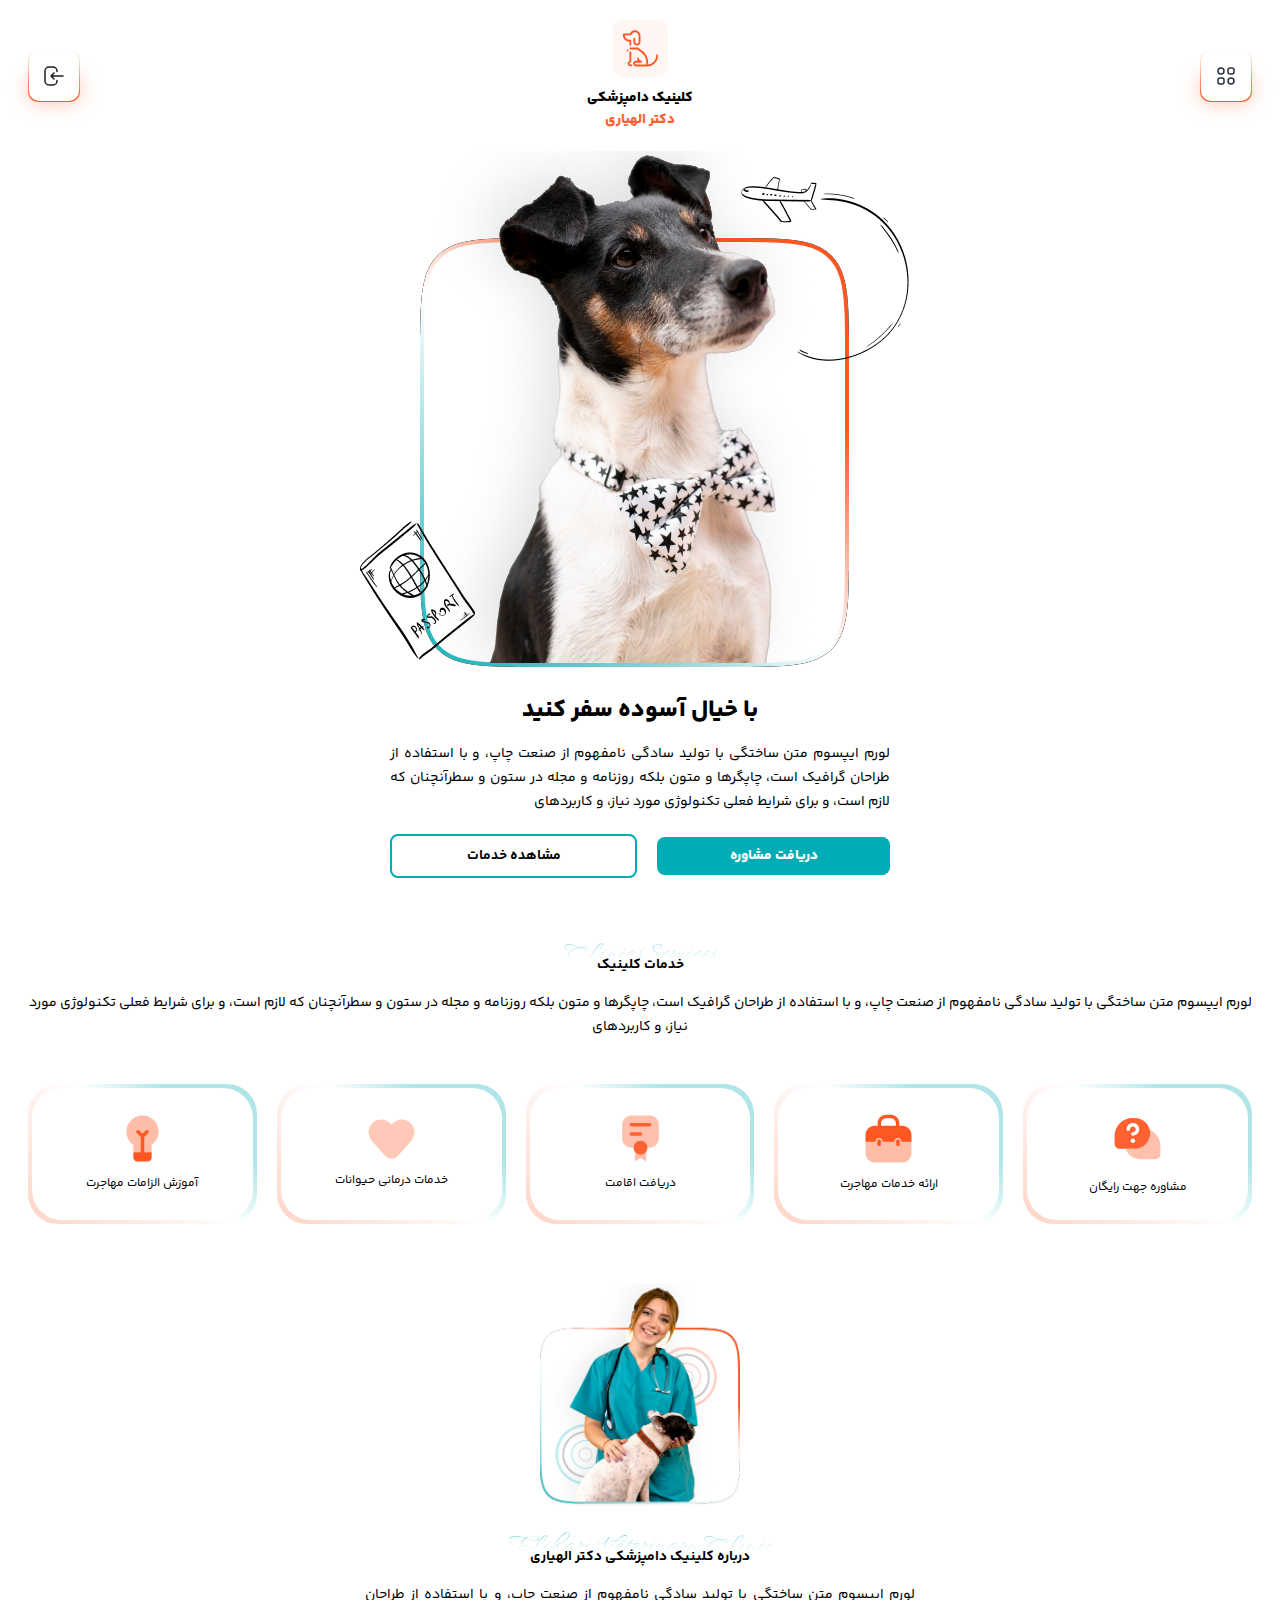
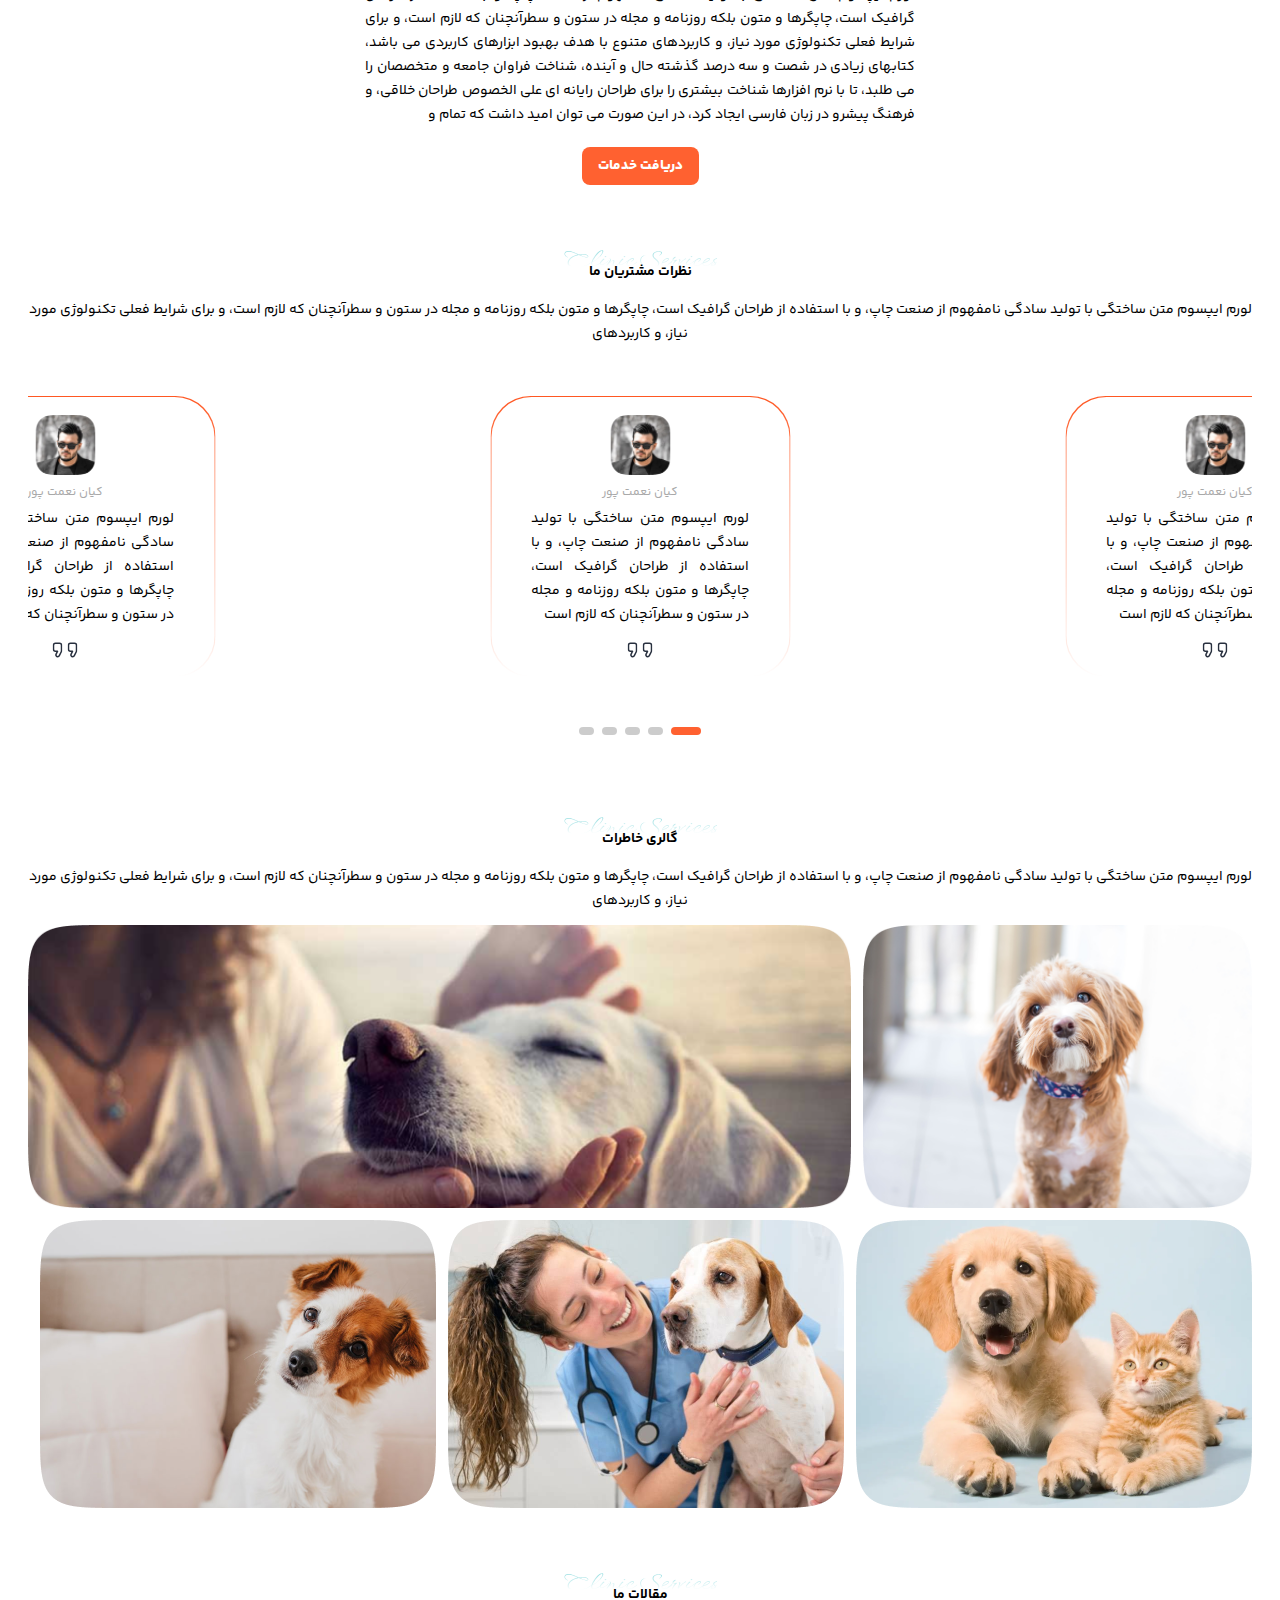
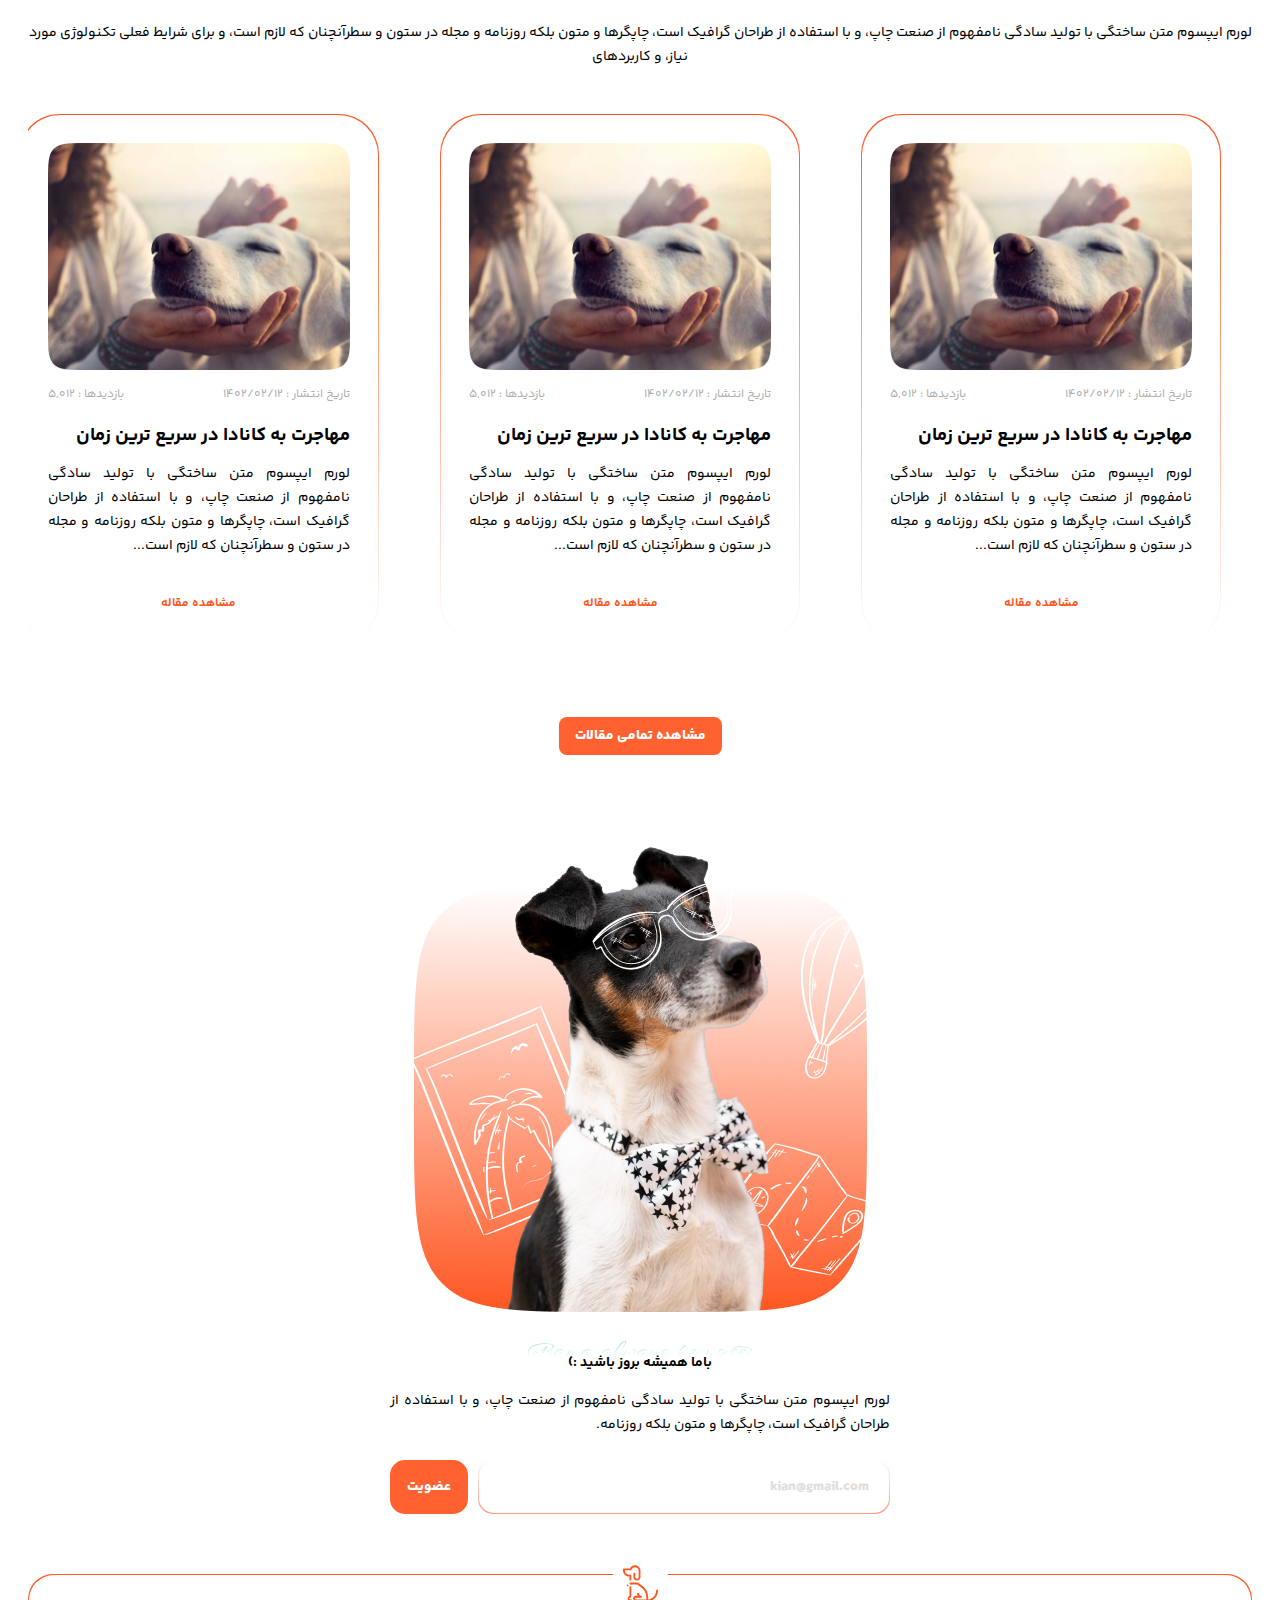
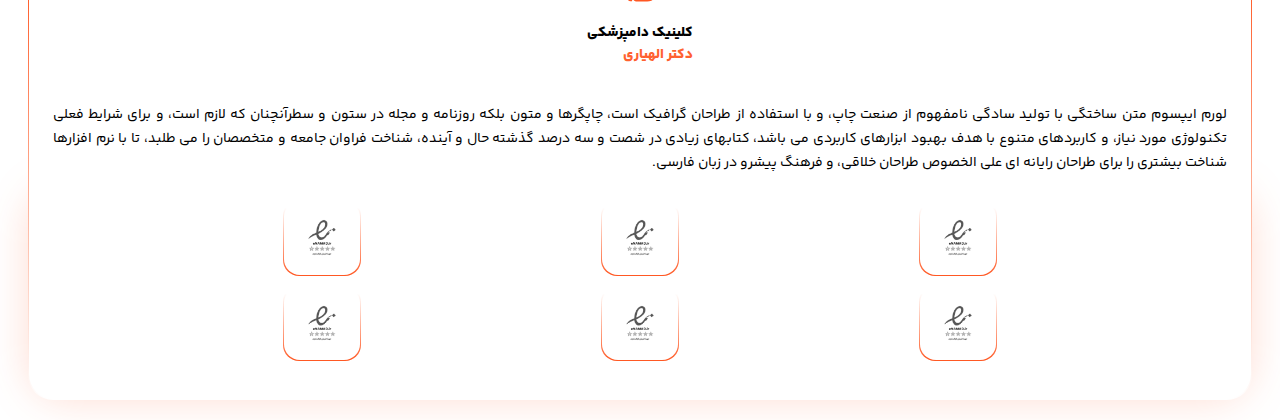
<file: index.html>
<!DOCTYPE html>
<html lang="en" dir="rtl">
  <head>
    <meta charset="UTF-8" />
    <meta http-equiv="X-UA-Compatible" content="IE=edge" />
    <meta name="viewport" content="width=device-width, initial-scale=1.0" />
    <title>Document</title>
    <link rel="stylesheet" href="./styles/main.css" />
    <link rel="stylesheet" href="./styles/reset.css" />
    <link rel="stylesheet" href="./styles/blogs.css" />
    <!-- windSong api font -->
    <link rel="preconnect" href="https://fonts.googleapis.com" />
    <link rel="preconnect" href="https://fonts.gstatic.com" crossorigin />
    <link
      href="https://fonts.googleapis.com/css2?family=WindSong&display=swap"
      rel="stylesheet"
    />
    <!-- swiper js -->
    <link
      rel="stylesheet"
      href="https://cdn.jsdelivr.net/npm/swiper@9/swiper-bundle.min.css"
    />
  </head>
  <body>
    <div class="container">
      <div class="header">
        <div class="navbar">
          <div>
            <div class="logo">
              <div class="logo-img">
                <svg
                  width="35"
                  height="37"
                  viewBox="0 0 35 37"
                  fill="none"
                  xmlns="http://www.w3.org/2000/svg"
                >
                  <path
                    d="M11.9632 0.268799C9.84666 0.268799 7.94493 1.48974 7.02468 3.3994H0.920249C0.398774 3.3994 0 3.83769 0 4.33859V5.46609C0 8.81584 2.66884 11.539 5.95106 11.539H6.44174V14.6696C6.44174 15.2018 6.84051 15.6088 7.36199 15.6088C7.88346 15.6088 8.28224 15.2018 8.28224 14.6696V10.5998C8.28224 10.3494 8.19009 10.099 8.00604 9.94249C7.82199 9.75466 7.60739 9.66062 7.36199 9.66062H5.95106C3.68111 9.66062 1.8405 7.78274 1.8405 5.46609V5.27777H7.48481C7.91426 5.34038 8.34335 5.08993 8.49672 4.65165C9.0182 3.14896 10.3988 2.14716 11.9632 2.14716C13.9878 2.14716 15.6442 3.83769 15.6442 5.90389V12.0086C15.6442 12.4782 15.4603 12.9166 15.1535 13.2296C14.8468 13.5427 14.4172 13.7304 13.9571 13.7304C13.0369 13.7304 12.27 12.9478 12.27 12.0086V8.75323C12.27 8.22103 11.8712 7.81405 11.3497 7.81405C10.8283 7.81405 10.4295 8.22103 10.4295 8.75323V12.0086C10.4295 13.9809 12.0246 15.6088 13.9571 15.6088C14.908 15.6088 15.7975 15.2336 16.4417 14.5449C17.0858 13.8561 17.4847 12.9478 17.4847 12.0086V5.90389C17.4847 2.80459 15.0001 0.268799 11.9632 0.268799ZM7.36199 17.6125C6.84051 17.6125 6.44174 18.0195 6.44174 18.5517C6.44174 19.0839 6.84051 19.4908 7.36199 19.4908H14.3867C14.9695 19.9917 16.4415 21.2126 17.2391 21.7135C20.9814 23.9675 23.313 28.1004 23.313 32.5458V34.5178H12.8835C12.362 34.5178 11.9632 34.1108 11.9632 33.5786C11.9632 33.0464 12.362 32.6394 12.8835 32.6394H18.0982C18.6197 32.6394 19.0185 32.2324 19.0185 31.7002C19.0185 31.168 18.6197 30.761 18.0982 30.761C16.9019 30.761 15.951 29.7905 15.951 28.5696C15.951 28.0374 15.5522 27.6304 15.0307 27.6304C14.5093 27.6304 14.1105 28.0374 14.1105 28.5696C14.1105 29.3836 14.3559 30.1349 14.724 30.761H12.8835C11.3497 30.761 10.1227 32.0133 10.1227 33.5786C10.1227 35.1439 11.3497 36.3961 12.8835 36.3961H24.2332C30.1842 36.3961 35 31.4812 35 25.4078C35 24.8756 34.6012 24.4686 34.0798 24.4686C33.5583 24.4686 33.1595 24.8756 33.1595 25.4078C33.1595 30.1037 29.632 33.9858 25.1535 34.4554V32.514C25.1535 27.4112 22.4844 22.6529 18.1899 20.0858C17.4537 19.6475 15.8896 18.3016 15.3375 17.832C15.1841 17.6755 14.9694 17.6125 14.724 17.6125H7.36199ZM4.6318 19.4597C4.38773 19.4597 4.15366 19.5586 3.98108 19.7347C3.8085 19.9109 3.71155 20.1498 3.71155 20.3988C3.71155 20.6479 3.8085 20.8868 3.98108 21.0629C4.15366 21.2391 4.38773 21.338 4.6318 21.338C4.87586 21.338 5.10993 21.2391 5.28251 21.0629C5.45509 20.8868 5.55205 20.6479 5.55205 20.3988C5.55205 20.1498 5.45509 19.9109 5.28251 19.7347C5.10993 19.5586 4.87586 19.4597 4.6318 19.4597ZM7.36199 21.338C6.84051 21.338 6.44174 21.745 6.44174 22.2772V30.8864C5.36812 31.262 4.60124 32.3264 4.60124 33.5474C4.60124 35.1127 5.82824 36.3649 7.36199 36.3649H8.28224C8.80371 36.3649 9.20249 35.958 9.20249 35.4258C9.20249 34.8935 8.80371 34.4866 8.28224 34.4866H7.36199C6.84051 34.4866 6.44174 34.0796 6.44174 33.5474C6.44174 33.0152 6.84051 32.6082 7.36199 32.6082C7.88346 32.6082 8.28224 32.2012 8.28224 31.669V22.2772C8.28224 21.745 7.88346 21.338 7.36199 21.338Z"
                    fill="#FF5722"
                  />
                </svg>
              </div>
              <div>
                <span
                  >کلینیک دامپزشکی<br />
                  <span> دکتر الهیاری </span>
                </span>
              </div>
            </div>
            <ul class="navbar-link">
              <li>
                <a href="">
                  <svg
                    width="20"
                    height="20"
                    viewBox="0 0 20 20"
                    fill="none"
                    xmlns="http://www.w3.org/2000/svg"
                  >
                    <g clip-path="url(#clip0_167_4132)">
                      <path
                        d="M6.6665 13.3333C9.30945 14.4546 10.7801 14.4343 13.3332 13.3333M13.4835 18.3333H6.51621C4.59226 18.3333 3.03259 16.845 3.03259 15.009V10.9442C3.03259 10.354 2.7869 9.78798 2.34958 9.37065C1.33634 8.40374 1.46806 6.8017 2.62693 5.99742L7.95087 2.30249C9.1724 1.45471 10.8273 1.45471 12.0488 2.30249L17.3727 5.99742C18.5316 6.8017 18.6633 8.40374 17.6501 9.37065C17.2128 9.78798 16.9671 10.354 16.9671 10.9442V15.009C16.9671 16.845 15.4074 18.3333 13.4835 18.3333Z"
                        stroke="#28303F"
                        stroke-width="1.5"
                        stroke-linecap="round"
                      />
                    </g>
                    <defs>
                      <clipPath id="clip0_167_4132">
                        <rect width="20" height="20" fill="white" />
                      </clipPath>
                    </defs>
                  </svg>

                  <span>صفحه اصلی</span>
                </a>
              </li>
              <li>
                <a href="#">
                  <svg
                    width="18"
                    height="19"
                    viewBox="0 0 18 19"
                    fill="none"
                    xmlns="http://www.w3.org/2000/svg"
                  >
                    <path
                      d="M16.5 7.65988V5.56918C16.5 3.72172 15.0076 2.22406 13.1667 2.22406H4.83333C2.99238 2.22406 1.5 3.72172 1.5 5.56918V14.3501C1.5 16.1976 2.99238 17.6952 4.83333 17.6952H6.5M5.66667 0.969635V3.47848M12.3333 6.8236H5.66667M10.6667 10.1687H5.66667M7.33333 13.5138H5.66667M12.3333 0.969635V3.47848M9 17.6952L11.5506 16.9655C11.6874 16.9264 11.8119 16.8529 11.9125 16.752L16.0915 12.5582C16.6362 12.0116 16.6362 11.1253 16.0915 10.5787C15.5468 10.0321 14.6636 10.0321 14.1189 10.5787L9.9399 14.7725C9.83936 14.8734 9.76613 14.9984 9.72714 15.1356L9 17.6952Z"
                      stroke="#28303F"
                      stroke-width="1.5"
                      stroke-linecap="round"
                    />
                  </svg>
                  <span>مقالات</span>
                </a>
              </li>
              <li>
                <a href="">
                  <svg
                    width="20"
                    height="20"
                    viewBox="0 0 20 20"
                    fill="none"
                    xmlns="http://www.w3.org/2000/svg"
                  >
                    <path
                      d="M18.3334 8.33332V15C18.3334 16.8409 16.841 18.3333 15 18.3333H5.00002C3.15907 18.3333 1.66669 16.8409 1.66669 15V8.33332M18.3334 8.33332C18.3334 6.49237 16.841 4.99999 15 4.99999H5.00002C3.15907 4.99999 1.66669 6.49237 1.66669 8.33332M18.3334 8.33332C18.3334 8.33332 15.6978 10.6372 10 10.4842C4.3022 10.3313 1.66669 8.33332 1.66669 8.33332M6.66669 4.99999V4.16666C6.66669 2.78594 7.78598 1.66666 9.16669 1.66666H10.8334C12.2141 1.66666 13.3334 2.78594 13.3334 4.16666V4.99999M6.66669 8.89726V11.3973M13.3334 8.89726V11.3973"
                      stroke="#28303F"
                      stroke-width="1.5"
                      stroke-linecap="round"
                    />
                  </svg>
                  <span>خدمات کلینیک</span>
                </a>
                <div>
                  <svg
                    width="12"
                    height="6"
                    viewBox="0 0 12 6"
                    fill="none"
                    xmlns="http://www.w3.org/2000/svg"
                  >
                    <path
                      d="M1 1L6 5L11 1"
                      stroke="#28303F"
                      stroke-width="1.5"
                      stroke-linecap="round"
                      stroke-linejoin="round"
                    />
                  </svg>
                  <div class="navbar-dropdown-menu">
                    <div>
                      <a href="#">نمونه ازمایشی برای منوی dropdown</a>
                      <a href="#">نمونه ازمایشی برای منوی dropdown</a>
                      <a href="#">نمونه ازمایشی برای منوی dropdown</a>
                      <a href="#">نمونه ازمایشی برای منوی dropdown</a>
                    </div>
                  </div>
                </div>
              </li>
              <li>
                <a href="">
                  <svg
                    width="20"
                    height="17"
                    viewBox="0 0 20 17"
                    fill="none"
                    xmlns="http://www.w3.org/2000/svg"
                  >
                    <path
                      d="M6.66663 10.005H13.3333M6.66663 6.6599H9.99996M18.3053 7.67733C18.3238 7.89323 18.3333 8.11173 18.3333 8.33246C18.3333 12.4892 14.9754 15.859 10.8333 15.859H4.99996C3.15901 15.859 1.66663 14.3613 1.66663 12.5139V8.33246C1.66663 4.17568 5.02449 0.805939 9.16663 0.805939H10.8333C11.0532 0.805939 11.271 0.81544 11.4861 0.834056M18.3333 3.31478C18.3333 4.70037 17.214 5.82362 15.8333 5.82362C14.4526 5.82362 13.3333 4.70037 13.3333 3.31478C13.3333 1.92918 14.4526 0.805939 15.8333 0.805939C17.214 0.805939 18.3333 1.92918 18.3333 3.31478Z"
                      stroke="#28303F"
                      stroke-width="1.5"
                      stroke-linecap="round"
                    />
                  </svg>
                  <span>صفحه تماس با ما</span>
                </a>
              </li>
              <li>
                <a href="">
                  <svg
                    width="20"
                    height="19"
                    viewBox="0 0 20 19"
                    fill="none"
                    xmlns="http://www.w3.org/2000/svg"
                  >
                    <path
                      d="M9.99996 15.1864V17.6952M9.99996 17.6952H7.49996M9.99996 17.6952H12.5M11.6666 5.98732C11.6666 5.06359 10.9204 4.31476 9.99996 4.31476C9.07949 4.31476 8.33329 5.06359 8.33329 5.98732C8.33329 6.91105 9.07949 7.65988 9.99996 7.65988C10.9204 7.65988 11.6666 6.91105 11.6666 5.98732ZM4.99996 15.1864H15C16.8409 15.1864 18.3333 13.6887 18.3333 11.8413V4.31476C18.3333 2.4673 16.8409 0.969635 15 0.969635H4.99996C3.15901 0.969635 1.66663 2.4673 1.66663 4.31476V11.8413C1.66663 13.6887 3.15901 15.1864 4.99996 15.1864ZM7.91663 11.8413H12.0833C12.7736 11.8413 13.3333 11.2797 13.3333 10.5869C13.3333 9.89406 12.7736 9.33244 12.0833 9.33244H7.91663C7.22627 9.33244 6.66663 9.89406 6.66663 10.5869C6.66663 11.2797 7.22627 11.8413 7.91663 11.8413Z"
                      stroke="#28303F"
                      stroke-width="1.5"
                      stroke-linecap="round"
                    />
                  </svg>
                  <span>صفحه درباره ما</span>
                </a>
              </li>
            </ul>
          </div>
          <button class="auth-btn btn-style-primary">
            <span> ورود/عضویت </span>
            <svg
              width="24"
              height="24"
              viewBox="0 0 24 24"
              fill="none"
              xmlns="http://www.w3.org/2000/svg"
            >
              <path
                d="M12 9L9 12M9 12L12 15M9 12H21"
                stroke="white"
                stroke-width="1.5"
                stroke-linecap="round"
                stroke-linejoin="round"
              />
              <path
                d="M15 7.5V7C15 4.79086 13.2091 3 11 3H7C4.79086 3 3 4.79086 3 7V17C3 19.2091 4.79086 21 7 21H11C13.2091 21 15 19.2091 15 17V16.5"
                stroke="white"
                stroke-width="1.5"
                stroke-linecap="round"
                stroke-linejoin="round"
              />
            </svg>
          </button>
        </div>
        <div class="mobile-navbar">
          <div>
            <button id="menu-mobile-toggle">
              <svg
                width="24"
                height="24"
                viewBox="0 0 24 24"
                fill="none"
                xmlns="http://www.w3.org/2000/svg"
              >
                <path
                  d="M10 7C10 8.65685 8.65685 10 7 10C5.34315 10 4 8.65685 4 7C4 5.34315 5.34315 4 7 4C8.65685 4 10 5.34315 10 7Z"
                  stroke="#28303F"
                  stroke-width="1.5"
                />
                <path
                  d="M20 17C20 18.6569 18.6569 20 17 20C15.3431 20 14 18.6569 14 17C14 15.3431 15.3431 14 17 14C18.6569 14 20 15.3431 20 17Z"
                  stroke="#28303F"
                  stroke-width="1.5"
                />
                <path
                  d="M14 6C14 4.89543 14.8954 4 16 4H18C19.1046 4 20 4.89543 20 6V8C20 9.10457 19.1046 10 18 10H16C14.8954 10 14 9.10457 14 8V6Z"
                  stroke="#28303F"
                  stroke-width="1.5"
                />
                <path
                  d="M4 16C4 14.8954 4.89543 14 6 14H8C9.10457 14 10 14.8954 10 16V18C10 19.1046 9.10457 20 8 20H6C4.89543 20 4 19.1046 4 18V16Z"
                  stroke="#28303F"
                  stroke-width="1.5"
                />
              </svg>
            </button>
          </div>
          <div class="logo">
            <div class="logo-img">
              <svg
                width="35"
                height="37"
                viewBox="0 0 35 37"
                fill="none"
                xmlns="http://www.w3.org/2000/svg"
              >
                <path
                  d="M11.9632 0.268799C9.84666 0.268799 7.94493 1.48974 7.02468 3.3994H0.920249C0.398774 3.3994 0 3.83769 0 4.33859V5.46609C0 8.81584 2.66884 11.539 5.95106 11.539H6.44174V14.6696C6.44174 15.2018 6.84051 15.6088 7.36199 15.6088C7.88346 15.6088 8.28224 15.2018 8.28224 14.6696V10.5998C8.28224 10.3494 8.19009 10.099 8.00604 9.94249C7.82199 9.75466 7.60739 9.66062 7.36199 9.66062H5.95106C3.68111 9.66062 1.8405 7.78274 1.8405 5.46609V5.27777H7.48481C7.91426 5.34038 8.34335 5.08993 8.49672 4.65165C9.0182 3.14896 10.3988 2.14716 11.9632 2.14716C13.9878 2.14716 15.6442 3.83769 15.6442 5.90389V12.0086C15.6442 12.4782 15.4603 12.9166 15.1535 13.2296C14.8468 13.5427 14.4172 13.7304 13.9571 13.7304C13.0369 13.7304 12.27 12.9478 12.27 12.0086V8.75323C12.27 8.22103 11.8712 7.81405 11.3497 7.81405C10.8283 7.81405 10.4295 8.22103 10.4295 8.75323V12.0086C10.4295 13.9809 12.0246 15.6088 13.9571 15.6088C14.908 15.6088 15.7975 15.2336 16.4417 14.5449C17.0858 13.8561 17.4847 12.9478 17.4847 12.0086V5.90389C17.4847 2.80459 15.0001 0.268799 11.9632 0.268799ZM7.36199 17.6125C6.84051 17.6125 6.44174 18.0195 6.44174 18.5517C6.44174 19.0839 6.84051 19.4908 7.36199 19.4908H14.3867C14.9695 19.9917 16.4415 21.2126 17.2391 21.7135C20.9814 23.9675 23.313 28.1004 23.313 32.5458V34.5178H12.8835C12.362 34.5178 11.9632 34.1108 11.9632 33.5786C11.9632 33.0464 12.362 32.6394 12.8835 32.6394H18.0982C18.6197 32.6394 19.0185 32.2324 19.0185 31.7002C19.0185 31.168 18.6197 30.761 18.0982 30.761C16.9019 30.761 15.951 29.7905 15.951 28.5696C15.951 28.0374 15.5522 27.6304 15.0307 27.6304C14.5093 27.6304 14.1105 28.0374 14.1105 28.5696C14.1105 29.3836 14.3559 30.1349 14.724 30.761H12.8835C11.3497 30.761 10.1227 32.0133 10.1227 33.5786C10.1227 35.1439 11.3497 36.3961 12.8835 36.3961H24.2332C30.1842 36.3961 35 31.4812 35 25.4078C35 24.8756 34.6012 24.4686 34.0798 24.4686C33.5583 24.4686 33.1595 24.8756 33.1595 25.4078C33.1595 30.1037 29.632 33.9858 25.1535 34.4554V32.514C25.1535 27.4112 22.4844 22.6529 18.1899 20.0858C17.4537 19.6475 15.8896 18.3016 15.3375 17.832C15.1841 17.6755 14.9694 17.6125 14.724 17.6125H7.36199ZM4.6318 19.4597C4.38773 19.4597 4.15366 19.5586 3.98108 19.7347C3.8085 19.9109 3.71155 20.1498 3.71155 20.3988C3.71155 20.6479 3.8085 20.8868 3.98108 21.0629C4.15366 21.2391 4.38773 21.338 4.6318 21.338C4.87586 21.338 5.10993 21.2391 5.28251 21.0629C5.45509 20.8868 5.55205 20.6479 5.55205 20.3988C5.55205 20.1498 5.45509 19.9109 5.28251 19.7347C5.10993 19.5586 4.87586 19.4597 4.6318 19.4597ZM7.36199 21.338C6.84051 21.338 6.44174 21.745 6.44174 22.2772V30.8864C5.36812 31.262 4.60124 32.3264 4.60124 33.5474C4.60124 35.1127 5.82824 36.3649 7.36199 36.3649H8.28224C8.80371 36.3649 9.20249 35.958 9.20249 35.4258C9.20249 34.8935 8.80371 34.4866 8.28224 34.4866H7.36199C6.84051 34.4866 6.44174 34.0796 6.44174 33.5474C6.44174 33.0152 6.84051 32.6082 7.36199 32.6082C7.88346 32.6082 8.28224 32.2012 8.28224 31.669V22.2772C8.28224 21.745 7.88346 21.338 7.36199 21.338Z"
                  fill="#FF5722"
                />
              </svg>
            </div>
            <div>
              <span
                >کلینیک دامپزشکی<br />
                <span> دکتر الهیاری </span>
              </span>
            </div>
          </div>
          <div>
            <button>
              <svg
                width="24"
                height="24"
                viewBox="0 0 24 24"
                fill="none"
                xmlns="http://www.w3.org/2000/svg"
              >
                <path
                  d="M12 9L9 12M9 12L12 15M9 12H21"
                  stroke="#1E1E1E"
                  stroke-width="1.5"
                  stroke-linecap="round"
                  stroke-linejoin="round"
                />
                <path
                  d="M15 7.5V7C15 4.79086 13.2091 3 11 3H7C4.79086 3 3 4.79086 3 7V17C3 19.2091 4.79086 21 7 21H11C13.2091 21 15 19.2091 15 17V16.5"
                  stroke="#1E1E1E"
                  stroke-width="1.5"
                  stroke-linecap="round"
                  stroke-linejoin="round"
                />
              </svg>
            </button>
          </div>
        </div>
        <div class="mobile-sliding-menu">
          <div class="mobile-sliding-menu-container">
            <div class="menu-sliding-logo">
              <div class="logo-img">
                <svg
                  width="35"
                  height="37"
                  viewBox="0 0 35 37"
                  fill="none"
                  xmlns="http://www.w3.org/2000/svg"
                >
                  <path
                    d="M11.9632 0.268799C9.84666 0.268799 7.94493 1.48974 7.02468 3.39941H0.920249C0.398774 3.39941 0 3.83769 0 4.33859V5.46609C0 8.81584 2.66884 11.539 5.95106 11.539H6.44174V14.6696C6.44174 15.2018 6.84051 15.6088 7.36199 15.6088C7.88346 15.6088 8.28224 15.2018 8.28224 14.6696V10.5998C8.28224 10.3494 8.19009 10.099 8.00604 9.94249C7.82199 9.75466 7.60739 9.66062 7.36199 9.66062H5.95106C3.68111 9.66062 1.8405 7.78274 1.8405 5.46609V5.27777H7.48481C7.91426 5.34038 8.34335 5.08993 8.49672 4.65165C9.0182 3.14896 10.3988 2.14716 11.9632 2.14716C13.9878 2.14716 15.6442 3.83769 15.6442 5.90389V12.0086C15.6442 12.4782 15.4603 12.9166 15.1535 13.2296C14.8468 13.5427 14.4172 13.7304 13.9571 13.7304C13.0369 13.7304 12.27 12.9478 12.27 12.0086V8.75323C12.27 8.22103 11.8712 7.81405 11.3497 7.81405C10.8283 7.81405 10.4295 8.22103 10.4295 8.75323V12.0086C10.4295 13.9809 12.0246 15.6088 13.9571 15.6088C14.908 15.6088 15.7975 15.2336 16.4417 14.5449C17.0858 13.8561 17.4847 12.9478 17.4847 12.0086V5.90389C17.4847 2.80459 15.0001 0.268799 11.9632 0.268799ZM7.36199 17.6125C6.84051 17.6125 6.44174 18.0195 6.44174 18.5517C6.44174 19.0839 6.84051 19.4908 7.36199 19.4908H14.3867C14.9695 19.9917 16.4415 21.2126 17.2391 21.7135C20.9814 23.9675 23.313 28.1004 23.313 32.5458V34.5178H12.8835C12.362 34.5178 11.9632 34.1108 11.9632 33.5786C11.9632 33.0464 12.362 32.6394 12.8835 32.6394H18.0982C18.6197 32.6394 19.0185 32.2324 19.0185 31.7002C19.0185 31.168 18.6197 30.761 18.0982 30.761C16.9019 30.761 15.951 29.7905 15.951 28.5696C15.951 28.0374 15.5522 27.6304 15.0307 27.6304C14.5093 27.6304 14.1105 28.0374 14.1105 28.5696C14.1105 29.3836 14.3559 30.1349 14.724 30.761H12.8835C11.3497 30.761 10.1227 32.0133 10.1227 33.5786C10.1227 35.1439 11.3497 36.3961 12.8835 36.3961H24.2332C30.1842 36.3961 35 31.4812 35 25.4078C35 24.8756 34.6012 24.4686 34.0798 24.4686C33.5583 24.4686 33.1595 24.8756 33.1595 25.4078C33.1595 30.1037 29.632 33.9858 25.1535 34.4554V32.514C25.1535 27.4112 22.4844 22.6529 18.1899 20.0858C17.4537 19.6475 15.8896 18.3016 15.3375 17.832C15.1841 17.6755 14.9694 17.6125 14.724 17.6125H7.36199ZM4.6318 19.4597C4.38773 19.4597 4.15366 19.5586 3.98108 19.7347C3.8085 19.9109 3.71155 20.1498 3.71155 20.3988C3.71155 20.6479 3.8085 20.8868 3.98108 21.0629C4.15366 21.2391 4.38773 21.338 4.6318 21.338C4.87586 21.338 5.10993 21.2391 5.28251 21.0629C5.45509 20.8868 5.55205 20.6479 5.55205 20.3988C5.55205 20.1498 5.45509 19.9109 5.28251 19.7347C5.10993 19.5586 4.87586 19.4597 4.6318 19.4597ZM7.36199 21.338C6.84051 21.338 6.44174 21.745 6.44174 22.2772V30.8864C5.36812 31.262 4.60124 32.3265 4.60124 33.5474C4.60124 35.1127 5.82824 36.3649 7.36199 36.3649H8.28224C8.80371 36.3649 9.20249 35.958 9.20249 35.4258C9.20249 34.8935 8.80371 34.4866 8.28224 34.4866H7.36199C6.84051 34.4866 6.44174 34.0796 6.44174 33.5474C6.44174 33.0152 6.84051 32.6082 7.36199 32.6082C7.88346 32.6082 8.28224 32.2012 8.28224 31.669V22.2772C8.28224 21.745 7.88346 21.338 7.36199 21.338Z"
                    fill="#FF5722"
                  />
                </svg>
              </div>
              <div>
                <span
                  >کلینیک دامپزشکی<br />
                  <span> دکتر الهیاری </span>
                </span>
              </div>
            </div>
            <ul>
              <li>
                <a href="index.html">
                  <svg
                    width="20"
                    height="20"
                    viewBox="0 0 20 20"
                    fill="none"
                    xmlns="http://www.w3.org/2000/svg"
                  >
                    <g clip-path="url(#clip0_167_4132)">
                      <path
                        d="M6.6665 13.3333C9.30945 14.4546 10.7801 14.4343 13.3332 13.3333M13.4835 18.3333H6.51621C4.59226 18.3333 3.03259 16.845 3.03259 15.009V10.9442C3.03259 10.354 2.7869 9.78798 2.34958 9.37065C1.33634 8.40374 1.46806 6.8017 2.62693 5.99742L7.95087 2.30249C9.1724 1.45471 10.8273 1.45471 12.0488 2.30249L17.3727 5.99742C18.5316 6.8017 18.6633 8.40374 17.6501 9.37065C17.2128 9.78798 16.9671 10.354 16.9671 10.9442V15.009C16.9671 16.845 15.4074 18.3333 13.4835 18.3333Z"
                        stroke="#28303F"
                        stroke-width="1.5"
                        stroke-linecap="round"
                      />
                    </g>
                    <defs>
                      <clipPath id="clip0_167_4132">
                        <rect width="20" height="20" fill="white" />
                      </clipPath>
                    </defs>
                  </svg>
                  <span>صفحه اصلی</span>
                </a>
              </li>
              <li>
                <a href="blogs.html">
                  <svg
                    width="18"
                    height="19"
                    viewBox="0 0 18 19"
                    fill="none"
                    xmlns="http://www.w3.org/2000/svg"
                  >
                    <path
                      d="M16.5 7.65988V5.56918C16.5 3.72172 15.0076 2.22406 13.1667 2.22406H4.83333C2.99238 2.22406 1.5 3.72172 1.5 5.56918V14.3501C1.5 16.1976 2.99238 17.6952 4.83333 17.6952H6.5M5.66667 0.969635V3.47848M12.3333 6.8236H5.66667M10.6667 10.1687H5.66667M7.33333 13.5138H5.66667M12.3333 0.969635V3.47848M9 17.6952L11.5506 16.9655C11.6874 16.9264 11.8119 16.8529 11.9125 16.752L16.0915 12.5582C16.6362 12.0116 16.6362 11.1253 16.0915 10.5787C15.5468 10.0321 14.6636 10.0321 14.1189 10.5787L9.9399 14.7725C9.83936 14.8734 9.76613 14.9984 9.72714 15.1356L9 17.6952Z"
                      stroke="#28303F"
                      stroke-width="1.5"
                      stroke-linecap="round"
                    />
                  </svg>
                  <span>مقالات</span>
                </a>
              </li>
              <li>
                <div id="submenu-child">
                  <svg
                    width="20"
                    height="20"
                    viewBox="0 0 20 20"
                    fill="none"
                    xmlns="http://www.w3.org/2000/svg"
                  >
                    <path
                      d="M18.3334 8.33332V15C18.3334 16.8409 16.841 18.3333 15 18.3333H5.00002C3.15907 18.3333 1.66669 16.8409 1.66669 15V8.33332M18.3334 8.33332C18.3334 6.49237 16.841 4.99999 15 4.99999H5.00002C3.15907 4.99999 1.66669 6.49237 1.66669 8.33332M18.3334 8.33332C18.3334 8.33332 15.6978 10.6372 10 10.4842C4.3022 10.3313 1.66669 8.33332 1.66669 8.33332M6.66669 4.99999V4.16666C6.66669 2.78594 7.78598 1.66666 9.16669 1.66666H10.8334C12.2141 1.66666 13.3334 2.78594 13.3334 4.16666V4.99999M6.66669 8.89726V11.3973M13.3334 8.89726V11.3973"
                      stroke="#28303F"
                      stroke-width="1.5"
                      stroke-linecap="round"
                    />
                  </svg>
                  <span>خدمات کلینیک</span>
                  <svg
                    width="12"
                    height="6"
                    viewBox="0 0 12 6"
                    fill="none"
                    xmlns="http://www.w3.org/2000/svg"
                  >
                    <path
                      d="M1 1L6 5L11 1"
                      stroke="#28303F"
                      stroke-width="1.5"
                      stroke-linecap="round"
                      stroke-linejoin="round"
                    />
                  </svg>
                </div>
                <div class="mobile-menu-submenu">
                  <ul>
                    <li>
                      <a href="./services.html">
                        <svg
                          width="20"
                          height="20"
                          viewBox="0 0 20 20"
                          fill="none"
                          xmlns="http://www.w3.org/2000/svg"
                        >
                          <path
                            d="M18.3334 8.33332V15C18.3334 16.8409 16.841 18.3333 15 18.3333H5.00002C3.15907 18.3333 1.66669 16.8409 1.66669 15V8.33332M18.3334 8.33332C18.3334 6.49237 16.841 4.99999 15 4.99999H5.00002C3.15907 4.99999 1.66669 6.49237 1.66669 8.33332M18.3334 8.33332C18.3334 8.33332 15.6978 10.6372 10 10.4842C4.3022 10.3313 1.66669 8.33332 1.66669 8.33332M6.66669 4.99999V4.16666C6.66669 2.78594 7.78598 1.66666 9.16669 1.66666H10.8334C12.2141 1.66666 13.3334 2.78594 13.3334 4.16666V4.99999M6.66669 8.89726V11.3973M13.3334 8.89726V11.3973"
                            stroke="#28303F"
                            stroke-width="1.5"
                            stroke-linecap="round"
                          />
                        </svg>
                        <span>زیر منوی برای مثال</span>
                      </a>
                    </li>
                    <li>
                      <a href="#">
                        <svg
                          width="20"
                          height="20"
                          viewBox="0 0 20 20"
                          fill="none"
                          xmlns="http://www.w3.org/2000/svg"
                        >
                          <path
                            d="M18.3334 8.33332V15C18.3334 16.8409 16.841 18.3333 15 18.3333H5.00002C3.15907 18.3333 1.66669 16.8409 1.66669 15V8.33332M18.3334 8.33332C18.3334 6.49237 16.841 4.99999 15 4.99999H5.00002C3.15907 4.99999 1.66669 6.49237 1.66669 8.33332M18.3334 8.33332C18.3334 8.33332 15.6978 10.6372 10 10.4842C4.3022 10.3313 1.66669 8.33332 1.66669 8.33332M6.66669 4.99999V4.16666C6.66669 2.78594 7.78598 1.66666 9.16669 1.66666H10.8334C12.2141 1.66666 13.3334 2.78594 13.3334 4.16666V4.99999M6.66669 8.89726V11.3973M13.3334 8.89726V11.3973"
                            stroke="#28303F"
                            stroke-width="1.5"
                            stroke-linecap="round"
                          />
                        </svg>
                        <span>زیر منوی برای مثال</span>
                      </a>
                    </li>
                  </ul>
                </div>
              </li>
              <li>
                <a href="./contact.html">
                  <svg
                    width="20"
                    height="17"
                    viewBox="0 0 20 17"
                    fill="none"
                    xmlns="http://www.w3.org/2000/svg"
                  >
                    <path
                      d="M6.66663 10.005H13.3333M6.66663 6.6599H9.99996M18.3053 7.67733C18.3238 7.89323 18.3333 8.11173 18.3333 8.33246C18.3333 12.4892 14.9754 15.859 10.8333 15.859H4.99996C3.15901 15.859 1.66663 14.3613 1.66663 12.5139V8.33246C1.66663 4.17568 5.02449 0.805939 9.16663 0.805939H10.8333C11.0532 0.805939 11.271 0.81544 11.4861 0.834056M18.3333 3.31478C18.3333 4.70037 17.214 5.82362 15.8333 5.82362C14.4526 5.82362 13.3333 4.70037 13.3333 3.31478C13.3333 1.92918 14.4526 0.805939 15.8333 0.805939C17.214 0.805939 18.3333 1.92918 18.3333 3.31478Z"
                      stroke="#28303F"
                      stroke-width="1.5"
                      stroke-linecap="round"
                    />
                  </svg>
                  <span>صفحه تماس با ما</span>
                </a>
              </li>
              <li>
                <a href="./blog-page.html">
                  <svg
                    width="20"
                    height="19"
                    viewBox="0 0 20 19"
                    fill="none"
                    xmlns="http://www.w3.org/2000/svg"
                  >
                    <path
                      d="M9.99996 15.1864V17.6952M9.99996 17.6952H7.49996M9.99996 17.6952H12.5M11.6666 5.98732C11.6666 5.06359 10.9204 4.31476 9.99996 4.31476C9.07949 4.31476 8.33329 5.06359 8.33329 5.98732C8.33329 6.91105 9.07949 7.65988 9.99996 7.65988C10.9204 7.65988 11.6666 6.91105 11.6666 5.98732ZM4.99996 15.1864H15C16.8409 15.1864 18.3333 13.6887 18.3333 11.8413V4.31476C18.3333 2.4673 16.8409 0.969635 15 0.969635H4.99996C3.15901 0.969635 1.66663 2.4673 1.66663 4.31476V11.8413C1.66663 13.6887 3.15901 15.1864 4.99996 15.1864ZM7.91663 11.8413H12.0833C12.7736 11.8413 13.3333 11.2797 13.3333 10.5869C13.3333 9.89406 12.7736 9.33244 12.0833 9.33244H7.91663C7.22627 9.33244 6.66663 9.89406 6.66663 10.5869C6.66663 11.2797 7.22627 11.8413 7.91663 11.8413Z"
                      stroke="#28303F"
                      stroke-width="1.5"
                      stroke-linecap="round"
                    />
                  </svg>
                  <span>صفحه درباره ما</span>
                </a>
              </li>
            </ul>
            <div class="header-social-media-mobile">
              <a href="#">
                <div>
                  <div>
                    <svg
                      width="19"
                      height="19"
                      viewBox="0 0 19 19"
                      fill="none"
                      xmlns="http://www.w3.org/2000/svg"
                    >
                      <g clip-path="url(#clip0_351_246)">
                        <path
                          d="M9.16811 17.243C13.3838 17.243 16.8014 13.8255 16.8014 9.60975C16.8014 5.39403 13.3838 1.97651 9.16811 1.97651C4.95239 1.97651 1.53487 5.39403 1.53487 9.60975C1.53487 10.7635 1.79083 11.8574 2.24905 12.8379L1.75786 15.8675C1.64835 16.5429 2.23439 17.1264 2.90937 17.0139L5.90858 16.514C6.89707 16.9815 8.00206 17.243 9.16811 17.243Z"
                          stroke="#28303F"
                          stroke-width="1.5"
                          stroke-linecap="square"
                          stroke-linejoin="round"
                        />
                        <path
                          d="M12.2213 11.9845V11.6516C12.2213 11.238 11.9695 10.8661 11.5855 10.7124L11.2294 10.57C10.8313 10.4108 10.3776 10.5833 10.1858 10.9668C10.1858 10.9668 9.33767 10.7971 8.65916 10.1186C7.98065 9.44013 7.81102 8.59199 7.81102 8.59199C8.19454 8.40023 8.36704 7.94651 8.2078 7.54839L8.06535 7.19228C7.91175 6.80826 7.53982 6.55646 7.12622 6.55646H6.79326C6.41853 6.55646 6.11475 6.86024 6.11475 7.23497C6.11475 10.2328 8.54498 12.6631 11.5428 12.6631C11.9176 12.6631 12.2213 12.3593 12.2213 11.9845Z"
                          fill="#28303F"
                        />
                      </g>
                      <defs>
                        <clipPath id="clip0_351_246">
                          <rect
                            width="18.3198"
                            height="18.3198"
                            fill="white"
                            transform="translate(0.00817871 0.44986)"
                          />
                        </clipPath>
                      </defs>
                    </svg>
                  </div>
                </div>
              </a>
              <a href="">
                <div>
                  <div>
                    <svg
                      width="19"
                      height="19"
                      viewBox="0 0 19 19"
                      fill="none"
                      xmlns="http://www.w3.org/2000/svg"
                    >
                      <path
                        d="M3.13919 8.91909L14.8857 3.84252C15.4381 3.60379 16.0367 4.06833 15.9425 4.66269L14.3364 14.7966C14.2372 15.4225 13.4625 15.6619 13.0274 15.2011L10.4828 12.4874C9.96591 11.9399 9.9254 11.0973 10.3874 10.5027L12.1573 8.02941C12.2637 7.89249 12.0957 7.71237 11.9517 7.80897L8.25163 10.2912C7.62374 10.7124 6.86189 10.8857 6.11358 10.7774L3.33274 10.3752C2.57096 10.2651 2.43263 9.22445 3.13919 8.91909Z"
                        stroke="#28303F"
                        stroke-width="1.5"
                        stroke-linecap="round"
                        stroke-linejoin="round"
                      />
                    </svg>
                  </div>
                </div>
              </a>
              <a href="">
                <div>
                  <div>
                    <svg
                      width="19"
                      height="20"
                      viewBox="0 0 19 20"
                      fill="none"
                      xmlns="http://www.w3.org/2000/svg"
                    >
                      <path
                        d="M10.3372 1.21319C6.18318 1.21319 2.81534 4.75043 2.81534 9.09568C2.81534 9.63312 2.80656 10.4075 2.61445 10.9977C2.5184 11.2928 2.38168 11.5341 2.19832 11.6968C2.01495 11.8596 1.78328 11.962 1.41593 11.962C1.35819 11.962 1.30135 11.9766 1.25046 12.0046C1.19958 12.0325 1.15624 12.0729 1.1243 12.1222C1.09237 12.1714 1.07284 12.228 1.06745 12.2869C1.06206 12.3458 1.07097 12.4051 1.09341 12.4596C1.84153 14.2788 3.0209 15.4465 4.62269 16.1223C4.58807 16.2864 4.56461 16.4527 4.56461 16.6199C4.56461 17.1474 4.73441 17.6797 5.09008 18.0894C5.44574 18.4992 5.99318 18.7696 6.66373 18.7696C7.71441 18.7696 8.5877 17.9689 8.73757 16.9341C9.24783 16.9621 9.77702 16.9782 10.3372 16.9782C10.4069 16.9782 10.474 16.9719 10.5429 16.9698C10.7075 17.9871 11.5729 18.7696 12.6112 18.7696C13.7661 18.7696 14.7104 17.8026 14.7104 16.6199C14.7104 16.279 14.6301 15.955 14.4897 15.6661C16.5217 14.2526 17.8591 11.8361 17.8591 9.09568C17.8591 4.75043 14.4912 1.21319 10.3372 1.21319ZM10.3372 1.92978C14.1039 1.92978 17.1593 5.12849 17.1593 9.09568C17.1593 11.6974 15.8415 13.9671 13.8747 15.2231C13.8446 15.2365 13.8166 15.2542 13.7913 15.2756C12.9268 15.8105 11.9402 16.1494 10.8852 16.2364C10.8529 16.2341 10.8205 16.2365 10.7889 16.2434C10.7884 16.2434 10.788 16.2434 10.7875 16.2434C10.6402 16.2545 10.4909 16.2616 10.3372 16.2616C9.76748 16.2616 9.23369 16.2454 8.72391 16.2161C8.53801 15.2249 7.684 14.4701 6.66373 14.4701C5.99318 14.4701 5.44574 14.7405 5.09008 15.1503C5.00726 15.2457 4.93565 15.3483 4.87278 15.4554C3.55855 14.8977 2.62555 14.001 1.94823 12.5884C2.2191 12.5151 2.46572 12.4075 2.65613 12.2385C2.96475 11.9645 3.15602 11.6011 3.27863 11.2245C3.52384 10.4711 3.51505 9.63312 3.51505 9.09568C3.51505 5.12849 6.57053 1.92978 10.3372 1.92978ZM8.93778 6.58761C8.70582 6.58761 8.48335 6.68199 8.31932 6.84997C8.1553 7.01795 8.06315 7.24579 8.06315 7.48335C8.06315 7.72092 8.1553 7.94875 8.31932 8.11673C8.48335 8.28472 8.70582 8.37909 8.93778 8.37909C9.16975 8.37909 9.39222 8.28472 9.55624 8.11673C9.72027 7.94875 9.81242 7.72092 9.81242 7.48335C9.81242 7.24579 9.72027 7.01795 9.55624 6.84997C9.39222 6.68199 9.16975 6.58761 8.93778 6.58761ZM13.8357 6.58761C13.6038 6.58761 13.3813 6.68199 13.2173 6.84997C13.0532 7.01795 12.9611 7.24579 12.9611 7.48335C12.9611 7.72092 13.0532 7.94875 13.2173 8.11673C13.3813 8.28472 13.6038 8.37909 13.8357 8.37909C14.0677 8.37909 14.2902 8.28472 14.4542 8.11673C14.6182 7.94875 14.7104 7.72092 14.7104 7.48335C14.7104 7.24579 14.6182 7.01795 14.4542 6.84997C14.2902 6.68199 14.0677 6.58761 13.8357 6.58761ZM14.0141 10.1657C13.9453 10.1654 13.8779 10.1859 13.8204 10.2246C13.763 10.2633 13.7179 10.3185 13.6909 10.3833C13.6909 10.3833 13.1201 11.7829 11.3868 11.7829C9.65339 11.7829 9.08264 10.3833 9.08264 10.3833C9.06399 10.3403 9.03724 10.3014 9.00392 10.269C8.97061 10.2366 8.93138 10.2112 8.88849 10.1943C8.84559 10.1774 8.79986 10.1693 8.75391 10.1705C8.70796 10.1717 8.66269 10.1821 8.62069 10.2013C8.57869 10.2204 8.54077 10.2478 8.50911 10.2819C8.47746 10.316 8.45267 10.3562 8.43618 10.4002C8.41968 10.4441 8.4118 10.4909 8.41298 10.538C8.41417 10.585 8.42439 10.6314 8.44307 10.6744C8.44307 10.6744 9.27173 12.4995 11.3868 12.4995C13.5018 12.4995 14.3305 10.6744 14.3305 10.6744C14.3551 10.6199 14.3659 10.5599 14.362 10.5C14.3581 10.4401 14.3395 10.3822 14.308 10.3315C14.2765 10.2809 14.2331 10.2391 14.1817 10.2101C14.1304 10.1812 14.0727 10.1659 14.0141 10.1657ZM6.66373 15.1867C7.44075 15.1867 8.06315 15.8241 8.06315 16.6199C8.06315 17.4156 7.44075 18.0531 6.66373 18.0531C6.16811 18.0531 5.84092 17.8756 5.61349 17.6136C5.38606 17.3516 5.26432 16.9881 5.26432 16.6199C5.26432 16.4571 5.29191 16.2966 5.33812 16.144C5.38064 16.0892 5.40654 16.0227 5.4126 15.953C5.46673 15.8347 5.53027 15.7221 5.61349 15.6262C5.84092 15.3641 6.16811 15.1867 6.66373 15.1867ZM13.889 16.0446C13.965 16.2205 14.0107 16.4135 14.0107 16.6199C14.0107 17.4149 13.3876 18.0531 12.6112 18.0531C11.935 18.0531 11.3757 17.5683 11.2426 16.918C12.1898 16.7997 13.0838 16.4975 13.889 16.0446Z"
                        fill="#28303F"
                        stroke="#28303F"
                        stroke-width="0.5"
                      />
                    </svg>
                  </div>
                </div>
              </a>
              <a href="">
                <div>
                  <div>
                    <svg
                      width="19"
                      height="19"
                      viewBox="0 0 19 19"
                      fill="none"
                      xmlns="http://www.w3.org/2000/svg"
                    >
                      <rect
                        x="1.9765"
                        y="1.97651"
                        width="15.2665"
                        height="15.2665"
                        rx="4"
                        stroke="#28303F"
                        stroke-width="1.5"
                      />
                      <ellipse
                        cx="14.1897"
                        cy="5.0298"
                        rx="0.763324"
                        ry="0.763324"
                        fill="#28303F"
                      />
                      <circle
                        cx="9.60974"
                        cy="9.60975"
                        r="3.81662"
                        stroke="#28303F"
                        stroke-width="1.5"
                      />
                    </svg>
                  </div>
                </div>
              </a>
            </div>
          </div>
        </div>
      </div>
      <div class="body-container">
        <div class="main-hero">
          <div>
            <svg
              width="79"
              height="82"
              viewBox="0 0 79 82"
              fill="none"
              xmlns="http://www.w3.org/2000/svg"
            >
              <path
                d="M27.0027 0.0221863C22.2253 0.0221863 17.9328 2.76929 15.8557 7.06605H2.07713C0.90009 7.06605 0 8.05219 0 9.17921V11.7161C0 19.253 6.02395 25.3801 13.4324 25.3801H14.5399V32.424C14.5399 33.6214 15.44 34.5371 16.6171 34.5371C17.7941 34.5371 18.6942 33.6214 18.6942 32.424V23.2669C18.6942 22.7034 18.4862 22.1402 18.0708 21.788C17.6554 21.3654 17.171 21.1538 16.6171 21.1538H13.4324C8.3088 21.1538 4.15427 16.9286 4.15427 11.7161V11.2924H16.8943C17.8636 11.4332 18.8321 10.8697 19.1783 9.88359C20.3554 6.50254 23.4716 4.2485 27.0027 4.2485C31.5724 4.2485 35.3113 8.05219 35.3113 12.7011V26.4367C35.3113 27.4932 34.8961 28.4797 34.2037 29.1841C33.5113 29.8884 32.5417 30.3108 31.5032 30.3108C29.426 30.3108 27.6951 28.5498 27.6951 26.4367V19.1122C27.6951 17.9147 26.795 16.999 25.618 16.999C24.4409 16.999 23.5408 17.9147 23.5408 19.1122V26.4367C23.5408 30.8743 27.1412 34.5371 31.5032 34.5371C33.6495 34.5371 35.6572 33.6929 37.1112 32.1433C38.5652 30.5936 39.4655 28.5498 39.4655 26.4367V12.7011C39.4655 5.72772 33.8573 0.0221863 27.0027 0.0221863ZM16.6171 39.0455C15.44 39.0455 14.5399 39.9612 14.5399 41.1586C14.5399 42.3561 15.44 43.2718 16.6171 43.2718H32.4728C33.7883 44.3988 37.1109 47.1456 38.9111 48.2726C47.3581 53.3442 52.6207 62.6432 52.6207 72.6455V77.0823H29.0799C27.9028 77.0823 27.0027 76.1666 27.0027 74.9692C27.0027 73.7717 27.9028 72.856 29.0799 72.856H40.8503C42.0273 72.856 42.9274 71.9403 42.9274 70.7428C42.9274 69.5454 42.0273 68.6297 40.8503 68.6297C38.15 68.6297 36.0036 66.4461 36.0036 63.699C36.0036 62.5015 35.1035 61.5858 33.9265 61.5858C32.7495 61.5858 31.8494 62.5015 31.8494 63.699C31.8494 65.5304 32.4033 67.2209 33.2341 68.6297H29.0799C25.618 68.6297 22.8485 71.4472 22.8485 74.9692C22.8485 78.4911 25.618 81.3086 29.0799 81.3086H54.6978C68.1299 81.3086 79 70.25 79 56.585C79 55.3875 78.0999 54.4718 76.9229 54.4718C75.7458 54.4718 74.8457 55.3875 74.8457 56.585C74.8457 67.1507 66.8837 75.8854 56.775 76.942V72.574C56.775 61.0925 50.7505 50.3864 41.0572 44.6104C39.3955 43.6242 35.8652 40.5959 34.6189 39.5394C34.2727 39.1872 33.788 39.0455 33.2341 39.0455H16.6171ZM10.4546 43.2016C9.90374 43.2016 9.37541 43.4242 8.98588 43.8205C8.59634 44.2168 8.3775 44.7543 8.3775 45.3148C8.3775 45.8752 8.59634 46.4127 8.98588 46.809C9.37541 47.2053 9.90374 47.4279 10.4546 47.4279C11.0055 47.4279 11.5338 47.2053 11.9234 46.809C12.3129 46.4127 12.5318 45.8752 12.5318 45.3148C12.5318 44.7543 12.3129 44.2168 11.9234 43.8205C11.5338 43.4242 11.0055 43.2016 10.4546 43.2016ZM16.6171 47.4279C15.44 47.4279 14.5399 48.3436 14.5399 49.5411V68.9117C12.1166 69.757 10.3857 72.1519 10.3857 74.899C10.3857 78.4209 13.1552 81.2385 16.6171 81.2385H18.6942C19.8712 81.2385 20.7713 80.3228 20.7713 79.1253C20.7713 77.9279 19.8712 77.0122 18.6942 77.0122H16.6171C15.44 77.0122 14.5399 76.0964 14.5399 74.899C14.5399 73.7015 15.44 72.7858 16.6171 72.7858C17.7941 72.7858 18.6942 71.8701 18.6942 70.6727V49.5411C18.6942 48.3436 17.7941 47.4279 16.6171 47.4279Z"
                fill="#FF5722"
              />
            </svg>
            <br />
            <span>کلینیک دامپزشکی</span>
            <span style="color: #ff5722; font-weight: 700">دکتر الهیاری</span>
            <h1 style="font-size: 51px; font-weight: 800">
              با خیال آسوده سفر کنید
            </h1>
            <p>
              لورم ایپسوم متن ساختگی با تولید سادگی نامفهوم از صنعت چاپ، و با
              استفاده از طراحان گرافیک است، چاپگرها و متون بلکه روزنامه و مجله
              در ستون و سطرآنچنان که لازم است، و برای شرایط فعلی تکنولوژی مورد
              نیاز، و کاربردهای
            </p>
            <div class="main-hero-btn">
              <button class="btn-style-primary">دریافت مشاوره</button>
              <button class="btn-style-primary">مشاهده خدمات</button>
            </div>
          </div>
          <img src="./assets/image/hero-img.png" alt="" />
        </div>
        <div class="services">
          <div class="section-title center">
            <span class="services-highlight">Clinic Services</span>
            <h3>خدمات کلینیک</h3>
            <p>
              لورم ایپسوم متن ساختگی با تولید سادگی نامفهوم از صنعت چاپ، و با
              استفاده از طراحان گرافیک است، چاپگرها و متون بلکه روزنامه و مجله
              <br />
              در ستون و سطرآنچنان که لازم است، و برای شرایط فعلی تکنولوژی مورد
              نیاز، و کاربردهای
            </p>
          </div>
          <div class="services-cards">
            <div class="services-card">
              <div>
                <svg
                  width="55"
                  height="55"
                  viewBox="0 0 55 55"
                  fill="none"
                  xmlns="http://www.w3.org/2000/svg"
                >
                  <path
                    opacity="0.4"
                    fill-rule="evenodd"
                    clip-rule="evenodd"
                    d="M15.6379 37.8125C17.7352 43.8205 23.3943 48.125 30.0463 48.125H39.3622H45.3241C48.1367 48.125 50.4167 45.8165 50.4167 42.9688V35.2344C50.4167 27.8693 46.0592 21.5347 39.8122 18.7292C40.0863 19.8888 40.2315 21.0991 40.2315 22.3438C40.2315 30.8869 33.3914 37.8125 24.9537 37.8125H15.6379Z"
                    fill="#FF6130"
                  />
                  <path
                    fill-rule="evenodd"
                    clip-rule="evenodd"
                    d="M22.4074 6.875H24.9537C32.1621 6.875 38.2045 11.9296 39.8121 18.7292C40.0863 19.8888 40.2315 21.0991 40.2315 22.3438C40.2315 30.8869 33.3914 37.8125 24.9537 37.8125H15.6378H9.67591C6.86334 37.8125 4.58331 35.504 4.58331 32.6562V24.9219C4.58331 14.9549 12.5634 6.875 22.4074 6.875ZM22.9166 15.4688C21.3346 15.4688 20.0521 16.7513 20.0521 18.3333C20.0521 19.2826 19.2826 20.0521 18.3333 20.0521C17.3841 20.0521 16.6146 19.2826 16.6146 18.3333C16.6146 14.8528 19.4361 12.0312 22.9166 12.0312C26.3972 12.0312 29.2187 14.8528 29.2187 18.3333C29.2187 21.8139 26.3972 24.6354 22.9166 24.6354C21.9674 24.6354 21.1979 23.8659 21.1979 22.9167C21.1979 21.9674 21.9674 21.1979 22.9166 21.1979C24.4987 21.1979 25.7812 19.9154 25.7812 18.3333C25.7812 16.7513 24.4987 15.4688 22.9166 15.4688ZM25.2083 29.7917C25.2083 31.0573 24.1823 32.0833 22.9166 32.0833C21.651 32.0833 20.625 31.0573 20.625 29.7917C20.625 28.526 21.651 27.5 22.9166 27.5C24.1823 27.5 25.2083 28.526 25.2083 29.7917Z"
                    fill="#FF6130"
                  />
                </svg>
                <span>مشاوره جهت رایگان</span>
              </div>
            </div>
            <div class="services-card">
              <div>
                <svg
                  width="47"
                  height="49"
                  viewBox="0 0 47 49"
                  fill="none"
                  xmlns="http://www.w3.org/2000/svg"
                >
                  <path
                    opacity="0.4"
                    d="M9.74998 48.4166H37.25C42.3126 48.4166 46.4166 44.3125 46.4166 39.2499V20.6248H0.583313V39.2499C0.583313 44.3125 4.68737 48.4166 9.74998 48.4166Z"
                    fill="#FF5722"
                  />
                  <path
                    fill-rule="evenodd"
                    clip-rule="evenodd"
                    d="M21.2083 4.30206C18.3606 4.30206 16.0521 6.6106 16.0521 9.45831V11.75C16.0521 12.6992 15.2826 13.4687 14.3333 13.4687C13.3841 13.4687 12.6146 12.6992 12.6146 11.75V9.45831C12.6146 4.71212 16.4621 0.864563 21.2083 0.864563H25.7916C30.5378 0.864563 34.3854 4.71212 34.3854 9.45831V11.75C34.3854 12.6992 33.6159 13.4687 32.6666 13.4687C31.7174 13.4687 30.9479 12.6992 30.9479 11.75V9.45831C30.9479 6.6106 28.6394 4.30206 25.7916 4.30206H21.2083Z"
                    fill="#FF5722"
                  />
                  <path
                    d="M37.25 11.75H9.74998C4.68737 11.75 0.583313 15.8541 0.583313 20.9167V27.7917H9.99126C10.3665 27.7917 10.6706 27.4875 10.6706 27.1123C10.6706 25.2138 12.2096 23.6748 14.1081 23.6748C16.0066 23.6748 17.5456 25.2138 17.5456 27.1123C17.5456 27.4875 17.8498 27.7917 18.225 27.7917H28.7887C29.1639 27.7917 29.4681 27.4875 29.4681 27.1123C29.4681 25.2138 31.0071 23.6748 32.9055 23.6748C34.804 23.6748 36.343 25.2138 36.343 27.1123C36.343 27.4875 36.6472 27.7917 37.0224 27.7917H46.4166V20.9167C46.4166 15.8541 42.3126 11.75 37.25 11.75Z"
                    fill="#FF5722"
                  />
                  <rect
                    x="31.2016"
                    y="25.5"
                    width="3.4375"
                    height="6.40298"
                    rx="1.5"
                    fill="#FF5722"
                  />
                  <rect
                    x="12.4095"
                    y="25.5"
                    width="3.4375"
                    height="6.40298"
                    rx="1.5"
                    fill="#FF5722"
                  />
                </svg>
                <span>ارائه خدمات مهاجرت</span>
              </div>
            </div>
            <div class="services-card">
              <div>
                <svg
                  width="37"
                  height="47"
                  viewBox="0 0 37 47"
                  fill="none"
                  xmlns="http://www.w3.org/2000/svg"
                >
                  <path
                    opacity="0.4"
                    d="M12.7708 46.4166V36.1041H24.2291V46.4166L18.4999 42.9791L12.7708 46.4166Z"
                    fill="#FF6130"
                  />
                  <path
                    opacity="0.4"
                    d="M36.8333 23.5V9.74998C36.8333 4.68737 32.7292 0.583313 27.6666 0.583313H9.33329C4.27068 0.583313 0.166626 4.68737 0.166626 9.74998V23.5C0.166626 28.5626 4.27068 32.6666 9.33329 32.6666H27.6666C32.7292 32.6666 36.8333 28.5626 36.8333 23.5Z"
                    fill="#FF6130"
                  />
                  <path
                    d="M25.375 32.6666C25.375 36.4636 22.297 39.5416 18.5 39.5416C14.703 39.5416 11.625 36.4636 11.625 32.6666C11.625 28.8697 14.703 25.7916 18.5 25.7916C22.297 25.7916 25.375 28.8697 25.375 32.6666Z"
                    fill="#FF6130"
                  />
                  <path
                    fill-rule="evenodd"
                    clip-rule="evenodd"
                    d="M7.6145 9.75C7.6145 8.80076 8.38401 8.03125 9.33325 8.03125H27.6666C28.6158 8.03125 29.3853 8.80076 29.3853 9.75C29.3853 10.6992 28.6158 11.4688 27.6666 11.4688H9.33325C8.38401 11.4688 7.6145 10.6992 7.6145 9.75Z"
                    fill="#FF6130"
                  />
                  <path
                    fill-rule="evenodd"
                    clip-rule="evenodd"
                    d="M7.6145 18.9166C7.6145 17.9674 8.38401 17.1979 9.33325 17.1979H18.4999C19.4492 17.1979 20.2187 17.9674 20.2187 18.9166C20.2187 19.8659 19.4492 20.6354 18.4999 20.6354H9.33325C8.38401 20.6354 7.6145 19.8659 7.6145 18.9166Z"
                    fill="#FF6130"
                  />
                </svg>
                <span>دریافت اقامت</span>
              </div>
            </div>
            <div class="services-card">
              <div>
                <svg
                  width="47"
                  height="40"
                  viewBox="0 0 47 40"
                  fill="none"
                  xmlns="http://www.w3.org/2000/svg"
                >
                  <path
                    opacity="0.4"
                    d="M25.07 4.2124L23.5 5.82807L21.9302 4.21244C17.0468 -0.813238 9.12928 -0.813244 4.24591 4.21243C-0.506313 9.10314 -0.652332 16.9849 3.91529 22.0585L17.0381 36.635C20.5244 40.5074 26.4756 40.5074 29.9619 36.635L43.0848 22.0584C47.6524 16.9849 47.5064 9.10309 42.7542 4.21239C37.8708 -0.813274 29.9533 -0.813269 25.07 4.2124Z"
                    fill="#FF764B"
                  />
                </svg>
                <span>خدمات درمانی حیوانات</span>
              </div>
            </div>
            <div class="services-card">
              <div>
                <svg
                  width="33"
                  height="47"
                  viewBox="0 0 33 47"
                  fill="none"
                  xmlns="http://www.w3.org/2000/svg"
                >
                  <path
                    d="M7.33337 37.25H25.6667V42.4167C25.6667 44.6258 23.8758 46.4167 21.6667 46.4167H11.3334C9.12424 46.4167 7.33337 44.6258 7.33337 42.4167V37.25Z"
                    fill="#FF5722"
                  />
                  <path
                    opacity="0.4"
                    d="M7.33337 37.25H25.6667V30.8347C25.6667 30.1809 25.9917 29.575 26.5026 29.167C30.1834 26.2276 32.5417 21.7017 32.5417 16.625C32.5417 7.76541 25.3596 0.583313 16.5 0.583313C7.64047 0.583313 0.458374 7.76541 0.458374 16.625C0.458374 21.7017 2.81664 26.2276 6.49746 29.167C7.00836 29.575 7.33337 30.1809 7.33337 30.8347V37.25Z"
                    fill="#FF5722"
                  />
                  <path
                    fill-rule="evenodd"
                    clip-rule="evenodd"
                    d="M10.7014 15.4097C11.3726 14.7384 12.4609 14.7384 13.1321 15.4097L16.5001 18.7777L19.8681 15.4097C20.5393 14.7384 21.6275 14.7384 22.2988 15.4097C22.97 16.0809 22.97 17.1691 22.2988 17.8403L18.2188 21.9203V39.5417C18.2188 40.4909 17.4493 41.2604 16.5001 41.2604C15.5508 41.2604 14.7813 40.4909 14.7813 39.5417V21.9203L10.7014 17.8403C10.0302 17.1691 10.0302 16.0809 10.7014 15.4097Z"
                    fill="#FF5722"
                  />
                </svg>
                <span>آموزش الزامات مهاجرت</span>
              </div>
            </div>
          </div>
        </div>
        <div class="aboutus">
          <div class="section-title" style="text-align: right">
            <span class="services-highlight">Elihari Veterinary Clinic</span>
            <h3>درباره کلینیک دامپزشکی دکتر الهیاری</h3>
            <p>
              لورم ایپسوم متن ساختگی با تولید سادگی نامفهوم از صنعت چاپ، و با
              استفاده از طراحان گرافیک است، چاپگرها و متون بلکه روزنامه و مجله
              در ستون و سطرآنچنان که لازم است، و برای شرایط فعلی تکنولوژی مورد
              نیاز، و کاربردهای متنوع با هدف بهبود ابزارهای کاربردی می باشد،
              کتابهای زیادی در شصت و سه درصد گذشته حال و آینده، شناخت فراوان
              جامعه و متخصصان را می طلبد، تا با نرم افزارها شناخت بیشتری را برای
              طراحان رایانه ای علی الخصوص طراحان خلاقی، و فرهنگ پیشرو در زبان
              فارسی ایجاد کرد، در این صورت می توان امید داشت که تمام و
            </p>
            <button class="btn-style-main" style="margin-top: 20px">
              دریافت خدمات
            </button>
          </div>
          <img src="./assets/image/aboutus-img.png" alt="" />
        </div>
        <div class="comments">
          <div class="section-title center">
            <span class="services-highlight">Clinic Services</span>
            <h3>نظرات مشتریان ما</h3>
            <p>
              لورم ایپسوم متن ساختگی با تولید سادگی نامفهوم از صنعت چاپ، و با
              استفاده از طراحان گرافیک است، چاپگرها و متون بلکه روزنامه و مجله
              <br />
              در ستون و سطرآنچنان که لازم است، و برای شرایط فعلی تکنولوژی مورد
              نیاز، و کاربردهای
            </p>
          </div>
          <div class="comment-slider">
            <div class="swiper mySwiperComment">
              <div class="swiper-wrapper">
                <div class="swiper-slide">
                  <div class="comment-card-container">
                    <div class="comment-card">
                      <img src="./assets/image/user.png" alt="" />
                      <span>کیان نعمت پور</span>
                      <p>
                        لورم ایپسوم متن ساختگی با تولید سادگی نامفهوم از صنعت
                        چاپ، و با استفاده از طراحان گرافیک است، چاپگرها و متون
                        بلکه روزنامه و مجله در ستون و سطرآنچنان که لازم است
                      </p>
                      <div>
                        <svg
                          width="10"
                          height="16"
                          viewBox="0 0 10 16"
                          fill="none"
                          xmlns="http://www.w3.org/2000/svg"
                        >
                          <path
                            d="M7 1.33337H3C1.89543 1.33337 1 2.2288 1 3.33337V7.33337C1 8.43794 1.89543 9.33337 3 9.33337H5L3.62776 12.0779C3.03306 13.2673 3.89796 14.6667 5.22776 14.6667C5.90533 14.6667 6.52474 14.2839 6.82776 13.6779L8.78885 9.75566C8.92771 9.47795 9 9.17173 9 8.86124V3.33337C9 2.2288 8.10457 1.33337 7 1.33337Z"
                            stroke="#28303F"
                            stroke-width="1.5"
                            stroke-linecap="round"
                            stroke-linejoin="round"
                          />
                        </svg>
                        <svg
                          width="10"
                          height="16"
                          viewBox="0 0 10 16"
                          fill="none"
                          xmlns="http://www.w3.org/2000/svg"
                        >
                          <path
                            d="M7 1.33337H3C1.89543 1.33337 1 2.2288 1 3.33337V7.33337C1 8.43794 1.89543 9.33337 3 9.33337H5L3.62776 12.0779C3.03306 13.2673 3.89796 14.6667 5.22776 14.6667C5.90533 14.6667 6.52474 14.2839 6.82776 13.6779L8.78885 9.75566C8.92771 9.47795 9 9.17173 9 8.86124V3.33337C9 2.2288 8.10457 1.33337 7 1.33337Z"
                            stroke="#28303F"
                            stroke-width="1.5"
                            stroke-linecap="round"
                            stroke-linejoin="round"
                          />
                        </svg>
                      </div>
                    </div>
                  </div>
                </div>
                <div class="swiper-slide">
                  <div class="comment-card-container">
                    <div class="comment-card">
                      <img src="./assets/image/user.png" alt="" />
                      <span>کیان نعمت پور</span>
                      <p>
                        لورم ایپسوم متن ساختگی با تولید سادگی نامفهوم از صنعت
                        چاپ، و با استفاده از طراحان گرافیک است، چاپگرها و متون
                        بلکه روزنامه و مجله در ستون و سطرآنچنان که لازم است
                      </p>
                      <div>
                        <svg
                          width="10"
                          height="16"
                          viewBox="0 0 10 16"
                          fill="none"
                          xmlns="http://www.w3.org/2000/svg"
                        >
                          <path
                            d="M7 1.33337H3C1.89543 1.33337 1 2.2288 1 3.33337V7.33337C1 8.43794 1.89543 9.33337 3 9.33337H5L3.62776 12.0779C3.03306 13.2673 3.89796 14.6667 5.22776 14.6667C5.90533 14.6667 6.52474 14.2839 6.82776 13.6779L8.78885 9.75566C8.92771 9.47795 9 9.17173 9 8.86124V3.33337C9 2.2288 8.10457 1.33337 7 1.33337Z"
                            stroke="#28303F"
                            stroke-width="1.5"
                            stroke-linecap="round"
                            stroke-linejoin="round"
                          />
                        </svg>
                        <svg
                          width="10"
                          height="16"
                          viewBox="0 0 10 16"
                          fill="none"
                          xmlns="http://www.w3.org/2000/svg"
                        >
                          <path
                            d="M7 1.33337H3C1.89543 1.33337 1 2.2288 1 3.33337V7.33337C1 8.43794 1.89543 9.33337 3 9.33337H5L3.62776 12.0779C3.03306 13.2673 3.89796 14.6667 5.22776 14.6667C5.90533 14.6667 6.52474 14.2839 6.82776 13.6779L8.78885 9.75566C8.92771 9.47795 9 9.17173 9 8.86124V3.33337C9 2.2288 8.10457 1.33337 7 1.33337Z"
                            stroke="#28303F"
                            stroke-width="1.5"
                            stroke-linecap="round"
                            stroke-linejoin="round"
                          />
                        </svg>
                      </div>
                    </div>
                  </div>
                </div>
                <div class="swiper-slide">
                  <div class="comment-card-container">
                    <div class="comment-card">
                      <img src="./assets/image/user.png" alt="" />
                      <span>کیان نعمت پور</span>
                      <p>
                        لورم ایپسوم متن ساختگی با تولید سادگی نامفهوم از صنعت
                        چاپ، و با استفاده از طراحان گرافیک است، چاپگرها و متون
                        بلکه روزنامه و مجله در ستون و سطرآنچنان که لازم است
                      </p>
                      <div>
                        <svg
                          width="10"
                          height="16"
                          viewBox="0 0 10 16"
                          fill="none"
                          xmlns="http://www.w3.org/2000/svg"
                        >
                          <path
                            d="M7 1.33337H3C1.89543 1.33337 1 2.2288 1 3.33337V7.33337C1 8.43794 1.89543 9.33337 3 9.33337H5L3.62776 12.0779C3.03306 13.2673 3.89796 14.6667 5.22776 14.6667C5.90533 14.6667 6.52474 14.2839 6.82776 13.6779L8.78885 9.75566C8.92771 9.47795 9 9.17173 9 8.86124V3.33337C9 2.2288 8.10457 1.33337 7 1.33337Z"
                            stroke="#28303F"
                            stroke-width="1.5"
                            stroke-linecap="round"
                            stroke-linejoin="round"
                          />
                        </svg>
                        <svg
                          width="10"
                          height="16"
                          viewBox="0 0 10 16"
                          fill="none"
                          xmlns="http://www.w3.org/2000/svg"
                        >
                          <path
                            d="M7 1.33337H3C1.89543 1.33337 1 2.2288 1 3.33337V7.33337C1 8.43794 1.89543 9.33337 3 9.33337H5L3.62776 12.0779C3.03306 13.2673 3.89796 14.6667 5.22776 14.6667C5.90533 14.6667 6.52474 14.2839 6.82776 13.6779L8.78885 9.75566C8.92771 9.47795 9 9.17173 9 8.86124V3.33337C9 2.2288 8.10457 1.33337 7 1.33337Z"
                            stroke="#28303F"
                            stroke-width="1.5"
                            stroke-linecap="round"
                            stroke-linejoin="round"
                          />
                        </svg>
                      </div>
                    </div>
                  </div>
                </div>
                <div class="swiper-slide">
                  <div class="comment-card-container">
                    <div class="comment-card">
                      <img src="./assets/image/user.png" alt="" />
                      <span>کیان نعمت پور</span>
                      <p>
                        لورم ایپسوم متن ساختگی با تولید سادگی نامفهوم از صنعت
                        چاپ، و با استفاده از طراحان گرافیک است، چاپگرها و متون
                        بلکه روزنامه و مجله در ستون و سطرآنچنان که لازم است
                      </p>
                      <div>
                        <svg
                          width="10"
                          height="16"
                          viewBox="0 0 10 16"
                          fill="none"
                          xmlns="http://www.w3.org/2000/svg"
                        >
                          <path
                            d="M7 1.33337H3C1.89543 1.33337 1 2.2288 1 3.33337V7.33337C1 8.43794 1.89543 9.33337 3 9.33337H5L3.62776 12.0779C3.03306 13.2673 3.89796 14.6667 5.22776 14.6667C5.90533 14.6667 6.52474 14.2839 6.82776 13.6779L8.78885 9.75566C8.92771 9.47795 9 9.17173 9 8.86124V3.33337C9 2.2288 8.10457 1.33337 7 1.33337Z"
                            stroke="#28303F"
                            stroke-width="1.5"
                            stroke-linecap="round"
                            stroke-linejoin="round"
                          />
                        </svg>
                        <svg
                          width="10"
                          height="16"
                          viewBox="0 0 10 16"
                          fill="none"
                          xmlns="http://www.w3.org/2000/svg"
                        >
                          <path
                            d="M7 1.33337H3C1.89543 1.33337 1 2.2288 1 3.33337V7.33337C1 8.43794 1.89543 9.33337 3 9.33337H5L3.62776 12.0779C3.03306 13.2673 3.89796 14.6667 5.22776 14.6667C5.90533 14.6667 6.52474 14.2839 6.82776 13.6779L8.78885 9.75566C8.92771 9.47795 9 9.17173 9 8.86124V3.33337C9 2.2288 8.10457 1.33337 7 1.33337Z"
                            stroke="#28303F"
                            stroke-width="1.5"
                            stroke-linecap="round"
                            stroke-linejoin="round"
                          />
                        </svg>
                      </div>
                    </div>
                  </div>
                </div>
                <div class="swiper-slide">
                  <div class="comment-card-container">
                    <div class="comment-card">
                      <img src="./assets/image/user.png" alt="" />
                      <span>کیان نعمت پور</span>
                      <p>
                        لورم ایپسوم متن ساختگی با تولید سادگی نامفهوم از صنعت
                        چاپ، و با استفاده از طراحان گرافیک است، چاپگرها و متون
                        بلکه روزنامه و مجله در ستون و سطرآنچنان که لازم است
                      </p>
                      <div>
                        <svg
                          width="10"
                          height="16"
                          viewBox="0 0 10 16"
                          fill="none"
                          xmlns="http://www.w3.org/2000/svg"
                        >
                          <path
                            d="M7 1.33337H3C1.89543 1.33337 1 2.2288 1 3.33337V7.33337C1 8.43794 1.89543 9.33337 3 9.33337H5L3.62776 12.0779C3.03306 13.2673 3.89796 14.6667 5.22776 14.6667C5.90533 14.6667 6.52474 14.2839 6.82776 13.6779L8.78885 9.75566C8.92771 9.47795 9 9.17173 9 8.86124V3.33337C9 2.2288 8.10457 1.33337 7 1.33337Z"
                            stroke="#28303F"
                            stroke-width="1.5"
                            stroke-linecap="round"
                            stroke-linejoin="round"
                          />
                        </svg>
                        <svg
                          width="10"
                          height="16"
                          viewBox="0 0 10 16"
                          fill="none"
                          xmlns="http://www.w3.org/2000/svg"
                        >
                          <path
                            d="M7 1.33337H3C1.89543 1.33337 1 2.2288 1 3.33337V7.33337C1 8.43794 1.89543 9.33337 3 9.33337H5L3.62776 12.0779C3.03306 13.2673 3.89796 14.6667 5.22776 14.6667C5.90533 14.6667 6.52474 14.2839 6.82776 13.6779L8.78885 9.75566C8.92771 9.47795 9 9.17173 9 8.86124V3.33337C9 2.2288 8.10457 1.33337 7 1.33337Z"
                            stroke="#28303F"
                            stroke-width="1.5"
                            stroke-linecap="round"
                            stroke-linejoin="round"
                          />
                        </svg>
                      </div>
                    </div>
                  </div>
                </div>
              </div>
              <br />
              <br />
              <br />
              <div class="swiper-pagination"></div>
            </div>
          </div>
        </div>
        <div class="memories-album">
          <div class="section-title center">
            <span class="services-highlight">Clinic Services</span>
            <h3>گالری خاطرات</h3>
            <p>
              لورم ایپسوم متن ساختگی با تولید سادگی نامفهوم از صنعت چاپ، و با
              استفاده از طراحان گرافیک است، چاپگرها و متون بلکه روزنامه و مجله
              <br />
              در ستون و سطرآنچنان که لازم است، و برای شرایط فعلی تکنولوژی مورد
              نیاز، و کاربردهای
            </p>
          </div>
          <div class="memories-album-pictures">
            <div>
              <div>
                <img src="./assets/image/gallery-1.png" alt="" loading="lazy" />
              </div>
              <div>
                <img src="./assets/image/gallery-2.png" alt="" loading="lazy" />
              </div>
            </div>
            <div>
              <div>
                <img src="./assets/image/gallery-3.png" alt="" loading="lazy" />
              </div>
              <div>
                <img src="./assets/image/gallery-4.png" alt="" loading="lazy" />
              </div>
              <div>
                <img src="./assets/image/gallery-5.png" alt="" loading="lazy" />
              </div>
            </div>
          </div>
        </div>
        <div class="blog">
          <div class="section-title center">
            <span class="services-highlight">Clinic Services</span>
            <h3>مقالات ما</h3>
            <p>
              لورم ایپسوم متن ساختگی با تولید سادگی نامفهوم از صنعت چاپ، و با
              استفاده از طراحان گرافیک است، چاپگرها و متون بلکه روزنامه و مجله
              <br />
              در ستون و سطرآنچنان که لازم است، و برای شرایط فعلی تکنولوژی مورد
              نیاز، و کاربردهای
            </p>
          </div>
          <div>
            <div class="swiper mySwiperBlog">
              <div class="swiper-wrapper">
                <div class="swiper-slide">
                  <div class="blog-card">
                    <div>
                      <img src="./assets/image/blog-card.png" alt="" />
                      <div class="blog-card-info">
                        <span>تاریخ انتشار : 1402/02/12</span>
                        <span>بازدیدها : 5,012</span>
                      </div>
                      <h3>مهاجرت به کانادا در سریع ترین زمان</h3>
                      <p>
                        لورم ایپسوم متن ساختگی با تولید سادگی نامفهوم از صنعت
                        چاپ، و با استفاده از طراحان گرافیک است، چاپگرها و متون
                        بلکه روزنامه و مجله در ستون و سطرآنچنان که لازم است...
                      </p>
                      <div class="blog-link">
                        <button>مشاهده مقاله</button>
                      </div>
                    </div>
                  </div>
                </div>
                <div class="swiper-slide">
                  <div class="blog-card">
                    <div>
                      <img src="./assets/image/blog-card.png" alt="" />
                      <div class="blog-card-info">
                        <span>تاریخ انتشار : 1402/02/12</span>
                        <span>بازدیدها : 5,012</span>
                      </div>
                      <h3>مهاجرت به کانادا در سریع ترین زمان</h3>
                      <p>
                        لورم ایپسوم متن ساختگی با تولید سادگی نامفهوم از صنعت
                        چاپ، و با استفاده از طراحان گرافیک است، چاپگرها و متون
                        بلکه روزنامه و مجله در ستون و سطرآنچنان که لازم است...
                      </p>
                      <div class="blog-link">
                        <button>مشاهده مقاله</button>
                      </div>
                    </div>
                  </div>
                </div>
                <div class="swiper-slide">
                  <div class="blog-card">
                    <div>
                      <img src="./assets/image/blog-card.png" />
                      <div class="blog-card-info">
                        <span>تاریخ انتشار : 1402/02/12</span>
                        <span>بازدیدها : 5,012</span>
                      </div>
                      <h3>مهاجرت به کانادا در سریع ترین زمان</h3>
                      <p>
                        لورم ایپسوم متن ساختگی با تولید سادگی نامفهوم از صنعت
                        چاپ، و با استفاده از طراحان گرافیک است، چاپگرها و متون
                        بلکه روزنامه و مجله در ستون و سطرآنچنان که لازم است...
                      </p>
                      <div class="blog-link">
                        <button>مشاهده مقاله</button>
                      </div>
                    </div>
                  </div>
                </div>
              </div>
              <br />
              <br />
              <div class="swiper-pagination blog-pagination"></div>
            </div>
          </div>
          <!-- <div class="blog-cards"></div> -->
          <div>
            <button class="btn-style-main">مشاهده تمامی مقالات</button>
          </div>
        </div>
        <div class="form">
          <div>
            <svg
              width="136"
              height="196"
              viewBox="0 0 136 196"
              fill="none"
              xmlns="http://www.w3.org/2000/svg"
            >
              <path
                d="M1.63541 3.13938C3.13541 1.83938 5.3354 1.93938 7.2354 2.13938C9.2354 2.33938 11.2354 3.03938 13.1354 3.73938C18.0354 5.53938 22.8354 7.83938 27.4354 10.2394C32.3354 12.8394 37.1354 15.5394 42.1354 18.0394C44.5354 19.2394 47.0354 20.4394 49.5354 21.5394C50.8354 22.1394 52.0354 22.6394 53.3354 23.1394C54.6354 23.6394 55.9354 24.1394 57.2354 24.5394C57.8354 24.7394 58.5354 24.7394 59.1354 24.7394C59.7354 24.7394 60.2354 24.7394 60.8354 24.6394C61.8354 24.4394 62.8354 24.1394 63.7354 23.7394C64.6354 23.2394 65.5354 22.6394 66.3354 21.9394C67.1354 21.2394 67.8354 20.3394 68.5354 19.4394C68.8354 18.9394 69.1354 18.4394 69.5354 18.0394C69.7354 17.7394 69.3354 17.7394 69.2354 17.9394C68.5354 18.8394 67.6354 19.6394 66.8354 20.4394C66.7354 20.5394 66.4354 20.7394 66.3354 20.8394C66.1354 21.0394 65.9354 21.2394 65.7354 21.3394C65.3354 21.6394 64.9354 21.9394 64.5354 22.2394C63.8354 22.7394 62.9354 23.1394 62.0354 23.3394C61.0354 23.6394 59.9354 23.6394 58.8354 23.5394C58.1354 23.4394 57.5354 23.2394 56.9354 23.0394C56.3354 22.8394 55.6354 22.6394 55.0354 22.3394C53.7354 21.8394 52.5354 21.3394 51.2354 20.8394C48.7354 19.7394 46.2354 18.5394 43.8354 17.3394C38.9354 14.8394 34.1354 12.1394 29.2354 9.53938C24.5354 7.03938 19.6354 4.73939 14.6354 2.83939C12.7354 2.13939 10.7354 1.53938 8.7354 1.23938C6.7354 0.93938 4.43541 0.939383 2.63541 2.03938C2.23541 2.33938 1.83541 2.53938 1.43541 2.93938C1.23541 2.93938 1.33541 3.33938 1.63541 3.13938Z"
                fill="black"
              />
              <path
                d="M69.0354 18.1394C69.5354 18.5394 70.1354 18.8394 70.7354 19.1394C71.4354 19.4394 72.1354 19.7394 72.8354 19.9394C73.0354 20.0394 73.1354 20.0394 73.3354 20.0394C73.5354 20.1394 73.7354 20.0394 73.9354 19.9394C74.1354 19.8394 74.2354 19.6394 74.2354 19.4394C74.2354 19.2394 74.0354 19.1394 73.8354 19.0394C73.5354 18.8394 73.1354 18.7394 72.8354 18.6394C72.4354 18.5394 72.1354 18.3394 71.7354 18.2394C71.0354 17.9394 70.3354 17.7394 69.6354 17.4394C69.3354 17.2394 68.7354 17.8394 69.0354 18.1394Z"
                fill="black"
              />
              <path
                d="M73.3354 20.0394C73.0354 20.4394 72.6354 20.8393 72.3354 21.2393C72.0354 21.6393 71.7354 22.1394 71.4354 22.5394C70.7354 23.5394 70.0354 24.4393 69.4354 25.4393C68.0354 27.4393 66.5354 29.4393 65.2354 31.4393C64.8354 31.9393 64.5354 32.4394 64.2354 33.0394C64.0354 33.3394 63.9354 33.6393 63.8354 33.9393C63.8354 34.1393 63.8354 34.1394 63.7354 34.3394C63.6354 34.4394 63.6354 34.5393 63.6354 34.7393C63.6354 34.9393 63.8354 34.8393 63.9354 34.7393C64.0354 34.6393 64.1354 34.6394 64.2354 34.5394C64.2354 34.4394 64.3354 34.4394 64.3354 34.3394C64.6354 34.1394 64.9354 33.8394 65.1354 33.6394C65.4354 33.2394 65.7354 32.7393 66.1354 32.2393C66.8354 31.2393 67.5354 30.2393 68.2354 29.2393C69.6354 27.2393 71.0354 25.3393 72.3354 23.2393C72.6354 22.7393 73.0354 22.2394 73.3354 21.6394C73.6354 21.1394 73.8354 20.7393 73.9354 20.2393C73.9354 19.7393 73.5354 19.8394 73.3354 20.0394Z"
                fill="black"
              />
              <path
                d="M1.43539 2.83939C0.235393 3.93939 -0.364619 5.53938 0.235381 7.13938C0.835381 8.93938 2.43539 10.3394 3.83539 11.4394C5.73539 12.9394 7.83538 14.2394 10.0354 15.4394C12.1354 16.5394 14.2354 17.6394 16.4354 18.5394C17.9354 19.2394 19.4354 19.8394 20.9354 20.3394C23.1354 21.1394 25.3354 21.9394 27.5354 22.6394C30.7354 23.8394 33.9354 24.9394 37.1354 26.0394C40.4354 27.2394 43.6354 28.3394 46.9354 29.5394C49.8354 30.5394 52.6354 31.5394 55.5354 32.5394C57.5354 33.2394 59.6354 33.9394 61.7354 34.5394C62.0354 34.6394 62.6354 34.7394 63.0354 34.5394C62.9354 34.5394 62.8354 34.5394 62.8354 34.5394C63.1354 34.6394 63.4354 34.6394 63.6354 34.7394C63.9354 34.8394 64.3354 34.2394 64.0354 34.1394C63.8354 34.1394 63.5354 33.9394 63.3354 33.8394C63.3354 33.9394 63.4354 33.9394 63.4354 34.0394C63.4354 33.7394 62.8354 33.4394 62.6354 33.3394C62.2354 33.2394 61.8354 33.0394 61.4354 32.8394C60.4354 32.4394 59.4354 32.1394 58.4354 31.8394C55.7354 30.9394 53.0354 30.0394 50.4354 29.0394C47.2354 27.9394 44.1354 26.8394 40.9354 25.7394C37.7354 24.6394 34.4354 23.4394 31.2354 22.3394C28.3354 21.3394 25.5354 20.3394 22.6354 19.3394C21.4354 18.9394 20.2354 18.4394 19.1354 17.9394C17.1354 17.1394 15.0354 16.2394 13.0354 15.2394C10.8354 14.1394 8.63538 13.0394 6.53538 11.6394C4.83538 10.5394 3.03539 9.23938 1.83539 7.63938C0.935387 6.53938 0.435384 5.03938 1.03538 3.73938C1.23538 3.43938 1.43538 3.13939 1.73538 2.83939C1.93538 2.83939 1.73539 2.53939 1.43539 2.83939Z"
                fill="black"
              />
              <path
                d="M17.7354 19.0393C18.1354 20.8393 18.9354 22.5393 19.6354 24.2393C20.4354 26.0393 21.1354 27.8393 21.9354 29.6393C23.4354 33.1393 24.9354 36.6393 26.4354 40.2393C26.8354 41.1393 27.1354 41.9393 27.4354 42.8393C27.6354 43.2393 27.7354 43.6393 27.9354 44.0393C28.0354 44.2393 28.1354 44.4393 28.1354 44.6393C28.2354 44.8393 28.3354 45.0393 28.5354 45.1393C28.9354 45.4393 29.4354 44.8393 29.4354 44.5393C29.4354 44.3393 29.4354 44.1393 29.4354 43.9393C29.3354 43.7393 29.3354 43.6393 29.2354 43.4393C29.1354 43.0393 28.9354 42.7393 28.8354 42.4393C28.5354 41.6393 28.2354 40.9393 27.9354 40.1393C27.2354 38.4393 26.5354 36.7393 25.8354 35.1393C24.3354 31.5393 22.7354 27.8393 21.1354 24.2393C20.7354 23.2393 20.3354 22.2393 19.8354 21.3393C19.4354 20.4393 19.0354 19.5393 18.4354 18.7393C18.1354 18.2393 17.7354 18.7393 17.7354 19.0393Z"
                fill="black"
              />
              <path
                d="M28.6354 44.4391C28.8354 44.6391 29.0354 44.9391 29.3354 45.1391C29.4354 45.2391 29.6354 45.3391 29.7354 45.4391C29.9354 45.5391 30.0354 45.6391 30.2354 45.7391C31.0354 46.1391 31.8354 46.4391 32.6354 46.7391C33.5354 47.0391 34.4354 47.2391 35.3354 47.5391C35.7354 47.6391 36.2354 47.8391 36.6354 47.9391C36.8354 48.0391 37.1354 48.0391 37.3354 48.0391C37.4354 48.0391 37.5354 47.9391 37.7354 47.9391C37.8354 47.9391 37.9354 47.9391 38.0354 47.9391C38.1354 47.9391 38.4354 47.7391 38.3354 47.5391L38.2354 47.4391C38.2354 47.3391 38.1354 47.3391 38.1354 47.4391C38.0354 47.3391 38.1354 47.2391 38.0354 47.2391C37.9354 47.1391 37.6354 46.9391 37.4354 46.9391C37.0354 46.7391 36.5354 46.6391 36.1354 46.5391C35.2354 46.3391 34.3354 46.0391 33.5354 45.8391C32.7354 45.6391 31.9354 45.3391 31.1354 45.0391C30.7354 44.9391 30.4354 44.7391 30.0354 44.6391C29.7354 44.5391 29.4354 44.3391 29.1354 44.1391C28.9354 43.8391 28.4354 44.2391 28.6354 44.4391Z"
                fill="black"
              />
              <path
                d="M33.8354 24.0394C33.8354 24.3394 33.8354 24.6393 33.7354 24.9393C33.6354 25.2393 33.7354 25.6393 33.7354 25.9393C33.8354 26.6393 33.9354 27.3394 34.0354 28.0394C34.3354 29.6394 34.6354 31.1393 34.9354 32.7393C35.5354 36.1393 36.1354 39.6394 36.6354 43.0394C36.7354 43.9394 36.9354 44.8394 37.0354 45.6394C37.1354 46.0394 37.1354 46.5393 37.2354 46.9393C37.2354 47.1393 37.3354 47.3394 37.4354 47.5394C37.5354 47.6394 37.7354 47.7394 37.8354 47.8394C37.9354 47.9394 38.2354 47.7394 38.2354 47.5394C38.4354 47.1394 38.5354 46.7394 38.5354 46.3394C38.5354 45.9394 38.4354 45.6393 38.3354 45.2393C38.2354 44.4394 38.1354 43.6394 37.9354 42.8394C37.6354 41.1394 37.4354 39.4393 37.1354 37.7393C36.5354 34.3393 35.9354 31.0393 35.3354 27.7393C35.1354 26.9393 35.0354 26.2393 34.7354 25.4393C34.6354 25.1393 34.5354 24.7394 34.3354 24.5394C34.2354 24.4394 34.1354 24.3393 34.0354 24.2393C33.9354 24.1393 33.9354 24.0394 33.8354 23.8394C33.9354 23.9394 33.8354 24.0394 33.8354 24.0394Z"
                fill="black"
              />
              <path
                d="M24.4354 8.0393C25.7354 7.1393 27.0354 6.1393 28.3354 5.2393C29.8354 4.2393 31.3354 3.3393 32.8354 2.5393C33.6354 2.0393 34.4354 1.6393 35.2354 1.1393C35.5354 0.939296 35.9354 0.639295 35.8354 0.239295C35.7354 -0.160705 35.3354 0.0392965 35.1354 0.139296C32.1354 2.0393 28.9354 3.7393 26.1354 5.9393C25.4354 6.5393 24.7354 7.1393 24.2354 7.9393C24.1354 8.0393 24.2354 8.1393 24.4354 8.0393Z"
                fill="black"
              />
              <path
                d="M35.0354 0.739349C35.8354 1.33935 36.8354 1.83936 37.7354 2.33936C38.7354 2.93936 39.6354 3.73935 40.3354 4.63935C40.6354 5.03935 41.5354 4.13936 41.1354 3.83936C40.3354 2.93936 39.4354 2.23935 38.4354 1.53935C37.5354 0.939352 36.4354 0.439355 35.3354 0.339355C35.2354 0.339355 34.9354 0.639349 35.0354 0.739349Z"
                fill="black"
              />
              <path
                d="M40.5354 4.13916C39.9354 4.83916 39.4354 5.73916 38.9354 6.53916C38.4354 7.33916 37.9354 8.23916 37.5354 9.03916C36.6354 10.6392 35.8354 12.1392 34.7354 13.6392C34.6354 13.8392 34.5354 14.1392 34.7354 14.2392C35.0354 14.3392 35.3354 14.0392 35.4354 13.8392C36.5354 12.3392 37.3354 10.7392 38.2354 9.13916C38.7354 8.23916 39.1354 7.43916 39.6354 6.53916C40.0354 5.73916 40.6354 4.93916 41.0354 4.03916C41.1354 3.93916 41.1354 3.73916 40.9354 3.63916C40.7354 3.83916 40.6354 4.03916 40.5354 4.13916Z"
                fill="black"
              />
              <path
                d="M56.4354 32.2392C56.9354 33.3392 57.3353 34.3392 57.7353 35.4392C58.1353 36.5392 58.5354 37.7392 58.9354 38.8392C59.1354 39.3392 59.3353 39.9392 59.6353 40.4392C59.7353 40.6392 59.8354 40.9392 59.9354 41.1392C60.0354 41.4392 60.1353 41.7392 60.2353 42.0392C60.3353 42.3392 60.4353 42.5392 60.6353 42.7392C60.7353 42.9392 60.8354 42.9392 61.0354 43.0392C61.4354 43.2392 61.9354 43.3392 62.3354 43.4392C62.9354 43.5392 63.5353 43.6392 64.1353 43.8392C64.7353 43.9392 65.3354 44.1392 65.9354 44.3392C66.1354 44.3392 66.4353 44.1392 66.2353 43.9392C65.5353 43.2392 64.2354 43.1392 63.3354 42.9392C62.8354 42.8392 62.3354 42.7392 61.8354 42.5392C61.6354 42.4392 61.5354 42.4392 61.3354 42.3392C61.1354 42.2392 61.0354 41.9392 60.9354 41.7392C60.8354 41.5392 60.7353 41.2392 60.6353 40.9392C60.5353 40.6392 60.4354 40.4392 60.3354 40.1392C60.1354 39.6392 59.8353 39.1392 59.6353 38.6392C59.2353 37.5392 58.8354 36.4392 58.3354 35.3392C57.8354 34.1392 57.4353 32.9392 56.7353 31.8392C56.7353 31.7392 56.3354 32.0392 56.4354 32.2392Z"
                fill="black"
              />
              <path
                d="M63.4354 34.5391C63.3354 34.9391 63.4354 35.3391 63.5354 35.7391C63.6354 36.1391 63.6354 36.5391 63.7354 36.9391C63.9354 37.7391 64.0354 38.5391 64.2354 39.4391C64.4354 40.2391 64.6354 41.0391 64.7354 41.8391C64.8354 42.2391 64.9354 42.6391 64.9354 43.0391C64.9354 43.2391 65.0354 43.4391 65.0354 43.7391C65.0354 43.8391 65.0354 43.9391 65.1354 44.0391C65.2354 44.1391 65.2354 44.1391 65.3354 44.2391C65.5354 44.4391 65.8354 44.1391 65.9354 43.9391C66.0354 43.7391 66.0354 43.5391 66.0354 43.3391C66.0354 43.1391 65.9354 42.9391 65.9354 42.7391C65.8354 42.3391 65.7354 41.9391 65.7354 41.5391C65.5354 40.7391 65.4354 39.9391 65.2354 39.1391C65.0354 38.3391 64.8354 37.5391 64.6354 36.7391C64.5354 36.3391 64.4354 35.9391 64.3354 35.5391C64.2354 35.1391 64.2354 34.6391 64.0354 34.3391C63.7354 34.0391 63.4354 34.4391 63.4354 34.5391Z"
                fill="black"
              />
              <path
                d="M57.1353 23.6391C57.2353 23.5391 57.3354 23.4391 57.3354 23.3391C57.4354 23.2391 57.4354 23.1391 57.5354 23.0391C57.6354 22.8391 57.8354 22.5391 57.9354 22.3391C58.0354 22.1391 58.1354 21.8391 58.3354 21.6391C58.4354 21.4391 58.6354 21.1391 58.7354 20.8391C58.7354 20.7391 58.7353 20.5391 58.6353 20.5391C58.5353 20.5391 58.3354 20.6391 58.2354 20.7391C58.2354 20.7391 58.8354 20.5391 58.5354 20.5391C58.4354 20.5391 58.3354 20.6391 58.3354 20.6391C58.2354 20.7391 58.2353 20.7391 58.1353 20.8391C58.0353 20.9391 57.9354 21.1391 57.8354 21.2391C57.7354 21.5391 57.5354 21.7391 57.4354 22.0391C57.3354 22.2391 57.1354 22.5391 57.0354 22.7391C56.9354 22.8391 56.9354 23.0391 56.8354 23.1391C56.8354 23.2391 56.8354 23.3391 56.7354 23.4391C56.7354 23.5391 56.7354 23.6391 56.8354 23.6391C56.9354 23.7391 57.0353 23.6391 57.1353 23.6391Z"
                fill="black"
              />
              <path
                d="M58.2354 20.9392C58.2354 21.1392 58.3354 21.1392 58.5354 21.2392C58.7354 21.2392 58.8354 21.3392 59.0354 21.3392C59.4354 21.4392 59.7353 21.5392 60.1353 21.6392C60.5353 21.7392 60.8354 21.8392 61.2354 21.9392C61.4354 21.9392 61.6354 22.0392 61.8354 22.0392C62.0354 22.0392 62.3354 22.0392 62.5354 22.0392C62.6354 22.0392 62.7353 21.9392 62.6353 21.8392C62.5353 21.7392 62.4354 21.5392 62.2354 21.4392C62.1354 21.3392 61.8354 21.2392 61.7354 21.2392C61.3354 21.1392 60.9354 21.0392 60.5354 20.9392C60.1354 20.8392 59.7354 20.7392 59.3354 20.7392C59.1354 20.7392 58.9354 20.7392 58.7354 20.7392C58.5354 20.6392 58.2354 20.8392 58.2354 20.9392Z"
                fill="black"
              />
              <path
                d="M62.6354 22.2393C62.6354 22.1393 62.7354 22.0394 62.6354 21.9394C62.6354 21.9394 62.5354 21.9394 62.5354 21.8394C62.5354 21.8394 62.4354 21.8394 62.3354 21.8394C62.2354 21.8394 62.1354 21.9394 62.1354 21.9394C62.0354 22.0394 61.9354 22.1394 61.9354 22.3394C61.9354 22.4394 61.9354 22.5393 61.9354 22.7393C61.9354 22.8393 61.9354 22.9394 61.9354 23.0394C61.9354 23.1394 61.9354 23.2394 61.9354 23.3394C61.9354 23.4394 61.9354 23.6393 62.0354 23.7393C62.0354 23.7393 62.0354 23.7394 62.0354 23.6394C62.0354 23.7394 62.1354 23.7394 62.1354 23.8394C62.1354 23.8394 62.2354 23.8394 62.3354 23.8394C62.5354 23.8394 62.6354 23.6394 62.6354 23.5394L62.5354 23.6394C62.6354 23.5394 62.6354 23.5393 62.7354 23.4393C62.7354 23.3393 62.7354 23.2394 62.8354 23.1394C62.8354 23.2394 62.8354 23.2394 62.8354 23.3394C62.8354 23.2394 62.9354 23.1394 62.9354 23.0394C62.9354 22.9394 62.9354 22.9394 62.9354 22.8394C62.9354 22.7394 62.9354 22.6394 62.8354 22.5394C62.7354 22.4394 62.7354 22.3393 62.6354 22.2393C62.6354 22.1393 62.6354 22.0394 62.5354 21.9394C62.3354 22.1394 62.1354 22.3394 62.0354 22.5394C62.0354 22.5394 62.0354 22.5394 62.1354 22.5394C62.0354 22.5394 62.0354 22.4393 62.0354 22.4393C62.0354 22.5393 62.1354 22.6394 62.2354 22.6394C62.4354 22.4394 62.6354 22.3393 62.6354 22.2393Z"
                fill="black"
              />
              <path
                d="M19.1354 13.1393C19.2354 13.2393 19.2354 13.2393 19.3354 13.2393C19.3354 13.2393 19.4354 13.2393 19.4354 13.3393C19.4354 13.3393 19.3354 13.3393 19.3354 13.2393C19.4354 13.3393 19.5354 13.3393 19.6354 13.4393C19.7354 13.4393 19.7354 13.5393 19.8354 13.5393C19.9354 13.6393 20.0354 13.6393 20.2354 13.7393L20.1354 13.6393C20.2354 13.7393 20.3354 13.8393 20.4354 13.8393C20.5354 13.8393 20.5354 13.8393 20.6354 13.8393C20.7354 13.8393 20.8354 13.8393 20.9354 13.7393C21.1354 13.6393 21.3354 13.5393 21.4354 13.4393C21.5354 13.3393 21.6354 13.2393 21.7354 13.0393C21.7354 12.9393 21.8354 12.8393 21.8354 12.7393C21.8354 12.6393 21.8354 12.5393 21.8354 12.4393C21.8354 12.3393 21.7354 12.3393 21.7354 12.2393C21.7354 12.2393 21.7354 12.2393 21.6354 12.2393C21.5354 12.1393 21.4354 12.1393 21.4354 12.0393C21.3354 11.9393 21.2354 11.9393 21.1354 11.8393C20.9354 11.7393 20.8354 11.7393 20.6354 11.7393C20.5354 11.7393 20.5354 11.7393 20.4354 11.7393C20.3354 11.7393 20.2354 11.7393 20.2354 11.7393C20.1354 11.7393 20.0354 11.8393 20.0354 11.8393C19.9354 11.9393 19.8354 11.9393 19.7354 12.0393C19.6354 12.1393 19.5354 12.2393 19.5354 12.3393C19.5354 12.4393 19.4354 12.5393 19.4354 12.6393C19.0354 13.0393 19.1354 13.1393 19.1354 13.1393Z"
                fill="black"
              />
              <path
                d="M23.2354 14.9392C23.2354 14.8392 23.2354 14.7392 23.2354 14.6392C23.1354 14.7392 23.1354 14.8392 23.2354 14.9392C23.2354 15.0392 23.3354 15.0392 23.3354 15.0392C23.3354 15.0392 23.4354 15.0392 23.4354 15.1392C23.3354 15.0392 23.3354 15.0392 23.2354 14.9392C23.3354 15.0392 23.3354 15.0392 23.3354 15.0392L23.4354 15.1392L23.5354 15.2392C23.5354 15.2392 23.5354 15.2392 23.6354 15.2392C23.6354 15.2392 23.7354 15.2392 23.7354 15.3392C23.8354 15.3392 23.8354 15.3392 23.9354 15.4392C24.0354 15.4392 24.1354 15.4392 24.2354 15.4392C24.3354 15.4392 24.4354 15.3392 24.5354 15.2392C24.5354 15.2392 24.6354 15.1392 24.7354 15.1392C24.8354 15.0392 24.9354 14.9392 24.9354 14.8392C24.9354 14.7392 25.0354 14.6392 25.0354 14.6392C25.0354 14.5392 25.0354 14.4392 25.0354 14.4392C25.0354 14.4392 25.0354 14.4392 25.0354 14.3392C25.0354 14.3392 25.0354 14.2392 24.9354 14.2392H24.8354C24.8354 14.2392 24.8354 14.2392 24.7354 14.2392H24.6354C24.5354 14.2392 24.4354 14.2392 24.3354 14.1392C24.3354 14.1392 24.3354 14.1392 24.2354 14.1392C24.1354 14.1392 24.1354 14.1392 24.0354 14.1392C23.9354 14.1392 23.8354 14.2392 23.8354 14.2392C23.7354 14.3392 23.6354 14.3392 23.6354 14.4392C23.8354 14.3392 24.0354 14.2392 24.2354 14.1392C24.0354 14.1392 23.7354 14.1392 23.5354 14.3392C23.6354 14.3392 23.7354 14.2392 23.8354 14.2392H23.7354L23.6354 14.3392C23.5354 14.4392 23.4354 14.5392 23.3354 14.6392C23.1354 14.5392 23.0354 14.7392 23.2354 14.9392Z"
                fill="black"
              />
              <path
                d="M26.9354 16.4394L27.0354 16.5394C27.0354 16.4394 27.0354 16.2394 26.9354 16.1394C26.9354 16.2394 26.9354 16.3394 26.9354 16.4394C27.0354 16.5394 27.0354 16.6394 27.1354 16.6394C27.1354 16.6394 27.2354 16.6393 27.2354 16.7393C27.2354 16.7393 27.1354 16.7394 27.1354 16.6394C27.2354 16.6394 27.2354 16.7393 27.3354 16.7393C27.3354 16.7393 27.4354 16.7394 27.4354 16.8394C27.5354 16.8394 27.5354 16.9394 27.6354 16.9394C27.6354 16.9394 27.5354 16.9394 27.5354 16.8394L27.6354 16.9394C27.6354 16.9394 27.7354 16.9394 27.7354 17.0394C27.8354 17.0394 27.9354 17.0394 27.9354 17.0394C28.1354 17.0394 28.2354 16.9394 28.3354 16.8394C28.5354 16.7394 28.6354 16.5394 28.7354 16.3394C28.8354 16.2394 28.8354 16.1394 28.8354 16.0394C28.8354 15.9394 28.8354 15.8393 28.7354 15.7393C28.6354 15.6393 28.4354 15.5394 28.2354 15.4394C28.1354 15.4394 28.1354 15.3394 28.0354 15.3394C27.9354 15.3394 27.8354 15.3394 27.7354 15.3394C27.5354 15.3394 27.3354 15.4394 27.1354 15.5394C27.2354 15.4394 27.3354 15.4394 27.4354 15.3394C27.3354 15.3394 27.3354 15.3394 27.2354 15.3394C27.1354 15.3394 27.0354 15.4394 26.9354 15.4394C26.8354 15.5394 26.7354 15.6393 26.6354 15.7393C26.9354 16.0393 26.8354 16.2394 26.9354 16.4394Z"
                fill="black"
              />
              <path
                d="M30.6354 18.3392C30.7354 18.4392 30.7354 18.4392 30.8354 18.5392H30.9354C31.0354 18.5392 31.0354 18.5392 31.1354 18.6392C31.2354 18.6392 31.4354 18.7392 31.5354 18.8392C31.5354 18.8392 31.4354 18.8392 31.4354 18.7392C31.5354 18.8392 31.6354 18.8392 31.7354 18.8392C31.8354 18.8392 32.0354 18.8392 32.1354 18.7392C31.9354 18.7392 31.8354 18.7392 31.6354 18.8392C31.8354 18.9392 32.1354 18.8392 32.2354 18.6392C32.3354 18.5392 32.4354 18.4392 32.5354 18.3392C32.6354 18.2392 32.6354 18.1392 32.7354 18.0392C32.7354 17.9392 32.7354 17.8392 32.7354 17.7392C32.7354 17.6392 32.6354 17.6392 32.6354 17.5392C32.6354 17.6392 32.7354 17.8392 32.7354 17.9392C32.7354 17.8392 32.7354 17.7392 32.7354 17.6392C32.7354 17.5392 32.6354 17.5392 32.5354 17.4392C32.5354 17.4392 32.4354 17.4392 32.4354 17.3392C32.3354 17.3392 32.2354 17.2392 32.1354 17.2392C32.0354 17.2392 31.8354 17.1392 31.7354 17.1392C31.5354 17.1392 31.3354 17.1392 31.1354 17.2392C31.2354 17.2392 31.2354 17.2392 31.3354 17.1392H31.2354C31.0354 17.2392 30.8354 17.3392 30.6354 17.5392C30.5354 17.6392 30.5354 17.7392 30.5354 17.8392C30.6354 18.1392 30.6354 18.3392 30.6354 18.3392Z"
                fill="black"
              />
              <path
                d="M35.0354 19.9394C35.0354 19.9394 35.0354 19.8393 35.0354 19.7393C34.9354 19.8393 34.9354 19.9394 35.0354 19.9394C35.0354 20.0394 35.0354 20.0394 35.0354 20.1394L35.1354 20.2393C35.1354 20.2393 35.1354 20.1394 35.0354 20.1394C35.0354 20.1394 35.0354 20.2393 35.1354 20.2393C35.1354 20.2393 35.2354 20.2394 35.2354 20.3394C35.2354 20.3394 35.3354 20.3394 35.3354 20.4394C35.4354 20.4394 35.4354 20.5394 35.5354 20.5394C35.7354 20.6394 36.0354 20.7394 36.2354 20.6394C36.5354 20.5394 36.7354 20.4394 36.8354 20.1394C36.9354 20.0394 36.9354 19.9394 36.9354 19.8394V19.7393C36.9354 19.6393 36.9354 19.6394 36.8354 19.5394C36.8354 19.4394 36.7354 19.4394 36.6354 19.4394H36.5354C36.4354 19.4394 36.4354 19.4394 36.3354 19.3394C36.2354 19.3394 36.2354 19.3394 36.1354 19.3394H36.0354C35.9354 19.3394 35.8354 19.3394 35.7354 19.3394H35.8354C35.7354 19.3394 35.7354 19.3394 35.6354 19.3394C35.5354 19.3394 35.5354 19.3394 35.4354 19.3394C35.3354 19.3394 35.2354 19.4394 35.1354 19.5394C35.2354 19.5394 35.2354 19.4394 35.3354 19.4394C35.2354 19.4394 35.0354 19.6393 35.0354 19.7393C35.0354 19.8393 34.9354 19.8394 34.9354 19.9394C34.9354 19.8394 34.9354 19.8394 35.0354 19.9394Z"
                fill="black"
              />
              <path
                d="M38.9354 21.5391C38.9354 21.4391 39.0354 21.3391 39.0354 21.2391C39.0354 21.3391 38.9354 21.3391 38.9354 21.4391V21.5391C38.9354 21.6391 38.9354 21.6391 38.9354 21.7391C38.9354 21.8391 38.9354 21.8391 39.0354 21.9391C39.0354 21.9391 39.0354 22.0391 39.1354 22.0391C39.1354 21.9391 39.0354 21.8391 39.0354 21.8391C39.0354 21.9391 39.0354 21.9391 39.0354 22.0391L39.1354 22.1391C39.1354 22.1391 39.1354 22.1391 39.2354 22.2391C39.2354 22.2391 39.3354 22.3391 39.4354 22.3391H39.5354C39.6354 22.3391 39.7354 22.3391 39.8354 22.2391C39.9354 22.2391 39.9354 22.1391 40.0354 22.1391C40.1354 22.0391 40.2354 22.0391 40.2354 21.9391C40.3354 21.8391 40.3354 21.7391 40.4354 21.7391C40.4354 21.6391 40.4354 21.6391 40.5354 21.5391C40.5354 21.4391 40.5354 21.2391 40.4354 21.1391C40.4354 21.1391 40.4354 21.1391 40.3354 21.1391C40.2354 21.1391 40.2354 21.0391 40.1354 21.0391C40.0354 20.9391 39.9354 21.0391 39.8354 21.0391C39.9354 21.0391 40.0354 21.0391 40.1354 21.0391H40.0354H39.9354C39.8354 21.0391 39.8354 21.0391 39.7354 21.0391C39.6354 21.0391 39.6354 21.0391 39.5354 21.1391C39.5354 21.1391 39.4354 21.1391 39.4354 21.2391C39.5354 21.2391 39.6354 21.1391 39.8354 21.1391C39.7354 21.1391 39.6354 21.1391 39.6354 21.2391C39.5354 21.2391 39.4354 21.3391 39.4354 21.4391C39.3354 21.5391 39.3354 21.5391 39.2354 21.6391C39.0354 21.3391 38.9354 21.4391 38.9354 21.5391Z"
                fill="black"
              />
              <path
                d="M42.6354 23.1392C42.7354 23.1392 42.7354 23.1392 42.6354 23.1392C42.7354 23.2392 42.7354 23.3392 42.7354 23.3392L42.8354 23.4391C42.9354 23.5391 43.0354 23.5392 43.0354 23.5392C43.2354 23.6392 43.5354 23.6392 43.7354 23.5392C43.9354 23.4392 44.0354 23.2392 44.1354 23.0392C44.2354 22.9392 44.2354 22.7392 44.0354 22.6392C43.9354 22.6392 43.9354 22.6392 43.8354 22.6392H43.7354C43.6354 22.6392 43.5354 22.6392 43.4354 22.6392C43.3354 22.6392 43.2354 22.6392 43.1354 22.6392H43.0354C42.8354 22.6392 42.7354 22.7392 42.6354 22.8392C42.7354 22.8392 42.8354 22.7392 42.9354 22.7392H42.8354C42.7354 22.7392 42.6354 22.8392 42.6354 22.8392C42.7354 22.8392 42.8354 22.7392 42.8354 22.7392C42.7354 22.7392 42.6354 22.7392 42.6354 22.7392C42.5354 22.7392 42.4354 22.7392 42.4354 22.8392C42.6354 22.9392 42.5354 23.0392 42.6354 23.1392Z"
                fill="black"
              />
              <path
                d="M46.9354 25.0393C47.0354 25.0393 47.0354 25.0393 46.9354 25.0393V24.9393C46.9354 24.9393 46.9354 24.9393 46.9354 25.0393C46.9354 25.0393 47.0354 25.1393 47.1354 25.1393C47.2354 25.1393 47.3354 25.1393 47.4354 25.1393H47.5354C47.7354 25.0393 47.9354 24.9393 48.0354 24.7393C47.9354 24.8393 47.8354 24.9393 47.7354 25.0393C47.9354 24.9393 48.0354 24.8393 48.1354 24.7393C48.1354 24.6393 48.2354 24.6393 48.2354 24.5393C48.2354 24.4393 48.2354 24.4393 48.1354 24.3393C48.1354 24.2393 48.1354 24.2393 48.0354 24.2393L48.1354 24.3393C48.1354 24.3393 48.1354 24.2393 48.0354 24.2393C47.9354 24.2393 48.0354 24.2393 47.9354 24.2393H47.8354H47.7354C47.6354 24.2393 47.6354 24.2393 47.5354 24.2393C47.4354 24.2393 47.3354 24.3393 47.2354 24.3393C47.2354 24.3393 47.3354 24.3393 47.3354 24.2393H47.2354C47.2354 24.2393 47.1354 24.2393 47.1354 24.3393L47.0354 24.4393C46.9354 24.5393 46.9354 24.6393 46.8354 24.7393C46.8354 24.8393 46.8354 24.8393 46.8354 24.9393C46.8354 24.9393 46.8354 24.9393 46.9354 25.0393Z"
                fill="black"
              />
              <path
                d="M3.63539 2.13939C3.53539 2.23939 3.53539 2.3394 3.43539 2.4394C3.43539 2.5394 3.33539 2.7394 3.33539 2.8394C3.33539 3.0394 3.33539 3.2394 3.33539 3.3394C3.43539 3.6394 3.53538 3.93939 3.73538 4.23939C3.93538 4.53939 4.13539 4.7394 4.33539 4.9394C4.53539 5.1394 4.83539 5.33939 5.13539 5.53939C5.43539 5.73939 5.73539 5.93939 6.03539 6.13939C6.33539 6.43939 6.83539 6.1394 7.13539 5.8394C7.33539 5.6394 7.43539 5.43939 7.53539 5.23939C7.53539 5.03939 7.53539 4.83939 7.43539 4.73939C6.83539 4.23939 6.03539 3.93939 5.33539 3.53939C5.23539 3.53939 5.13539 3.4394 5.13539 3.4394C5.13539 3.4394 5.13539 3.4394 5.03539 3.4394L4.93539 3.3394C4.83539 3.2394 4.83538 3.23939 4.73538 3.13939C4.73538 3.13939 4.73539 3.03939 4.63539 3.03939C4.63539 2.93939 4.53539 2.8394 4.53539 2.8394V2.73939V2.63939C4.53539 2.63939 4.53539 2.43939 4.53539 2.53939C4.53539 2.33939 4.53539 2.23939 4.53539 2.03939C4.53539 2.13939 4.53539 2.13939 4.53539 2.23939V2.13939C4.53539 1.93939 4.43538 1.73939 4.23538 1.73939C3.93538 1.63939 3.73539 1.83939 3.63539 2.13939Z"
                fill="black"
              />
              <path
                d="M2.93538 173.839C4.83538 176.039 6.73538 178.339 8.93538 180.239C11.0354 182.039 13.3354 183.739 15.6354 185.239C20.4354 188.239 25.6354 190.539 31.0354 192.239C41.8354 195.539 53.2354 196.339 64.4354 195.039C74.8354 193.839 85.2354 190.939 94.4354 185.939C102.135 181.739 109.035 176.239 114.735 169.639C120.335 163.239 124.935 155.839 128.235 147.939C131.535 140.039 133.635 131.739 134.535 123.239C135.435 114.739 135.035 106.039 133.335 97.6393C131.635 89.1393 128.635 80.8393 124.335 73.2393C119.835 65.4393 114.035 58.4393 107.235 52.6393C103.635 49.5393 99.6354 46.7393 95.5354 44.3393C91.1354 41.7393 86.5354 39.4393 81.7354 37.8393C80.4354 37.4393 79.2354 37.0393 77.9354 36.7393C76.6354 36.3393 75.2354 36.2393 73.8354 35.8393C73.5354 35.7393 73.1354 36.3393 73.4354 36.4393C74.7354 36.8393 75.9354 37.4393 77.1354 37.9393C78.3354 38.4393 79.6354 38.9393 80.8354 39.4393C83.1354 40.4393 85.5354 41.3393 87.8354 42.4393C92.2354 44.5393 96.4354 47.0393 100.435 49.8393C107.835 55.0393 114.235 61.5393 119.435 69.0393C124.335 76.0393 128.035 83.9393 130.335 92.1393C132.635 100.239 133.735 108.739 133.535 117.139C133.335 125.539 131.935 133.939 129.335 141.939C126.735 149.839 122.935 157.439 118.035 164.139C113.035 170.939 106.935 176.939 99.9354 181.639C91.7354 187.239 82.3354 190.839 72.6354 192.739C61.7354 194.939 50.3354 195.239 39.4354 193.139C33.9354 192.139 28.6354 190.439 23.5354 188.139C18.3354 185.839 13.7354 182.739 9.33538 179.139C7.13538 177.439 5.13538 175.439 3.33538 173.439C3.23538 173.239 2.73538 173.639 2.93538 173.839Z"
                fill="black"
              />
              <path
                d="M121.635 79.2395C122.135 81.3395 122.935 83.3395 123.635 85.4395C124.335 87.5395 125.035 89.6395 125.635 91.7395C126.935 95.9395 128.035 100.239 128.735 104.639C129.135 106.939 129.235 109.339 129.835 111.639C129.835 111.839 130.135 111.539 130.135 111.439C130.335 109.239 130.135 107.039 129.735 104.939C129.435 102.739 128.935 100.639 128.535 98.4395C127.535 94.1395 126.235 89.8395 124.735 85.6395C123.935 83.3395 123.135 81.1395 121.935 79.0395C121.835 78.9395 121.635 79.1395 121.635 79.2395Z"
                fill="black"
              />
              <path
                d="M77.5354 32.1394C81.2354 33.5394 85.0354 34.7394 88.6354 36.4394C92.4354 38.1394 96.2354 40.2394 99.7354 42.5394C100.735 43.2394 101.735 43.9394 102.635 44.6394C103.535 45.3394 104.535 46.0394 105.535 46.6394C105.635 46.7394 105.835 46.5394 105.735 46.4394C104.435 44.8394 102.535 43.5394 100.735 42.3394C99.0354 41.1394 97.2354 40.0394 95.3354 39.0394C91.7354 37.0394 87.9354 35.2394 84.0354 33.8394C81.9354 33.0394 79.8354 32.3394 77.6354 31.9394C77.6354 31.8394 77.3354 32.0394 77.5354 32.1394Z"
                fill="black"
              />
              <path
                d="M126.835 73.4391C127.035 73.9391 127.235 74.4391 127.435 74.9391C127.635 75.4391 127.935 75.9391 128.235 76.4391C128.535 76.9391 128.735 77.4391 129.035 77.9391C129.335 78.4391 129.635 78.8392 129.935 79.3392C130.035 79.4392 130.135 79.2392 130.135 79.1392C130.035 78.5392 129.835 77.9391 129.635 77.4391C129.435 76.9391 129.135 76.4391 128.835 75.9391C128.535 75.4391 128.335 75.0392 128.035 74.5392C127.735 74.1392 127.435 73.6392 127.135 73.2392C127.035 73.0392 126.735 73.3391 126.835 73.4391Z"
                fill="black"
              />
              <path
                d="M70.2354 190.44C74.5354 189.84 78.8354 188.34 82.8354 186.74C87.3354 184.94 91.6354 182.94 95.8354 180.64C97.0354 180.04 98.2354 179.34 99.3354 178.64C100.535 177.94 101.635 177.14 102.835 176.34C102.935 176.24 102.935 176.04 102.835 176.14C98.6354 178.34 94.5354 180.74 90.3354 182.74C86.1354 184.84 81.8354 186.64 77.4354 188.14C75.1354 188.94 72.7354 189.54 70.4354 190.14C70.2354 190.24 70.0354 190.44 70.2354 190.44Z"
                fill="black"
              />
              <path
                d="M105.935 181.739C106.035 181.739 106.135 181.739 106.135 181.739C106.235 181.739 106.335 181.739 106.435 181.639C106.635 181.539 106.835 181.439 107.035 181.339C107.435 181.139 107.835 180.839 108.235 180.539C108.935 179.939 109.635 179.339 110.235 178.639C110.335 178.539 110.335 178.339 110.135 178.439C109.435 178.939 108.835 179.439 108.135 179.939C107.835 180.239 107.435 180.439 107.135 180.739C106.935 180.839 106.835 180.939 106.635 181.039C106.535 181.139 106.435 181.139 106.335 181.239C106.235 181.339 106.135 181.439 106.035 181.439C105.935 181.539 105.735 181.739 105.935 181.739Z"
                fill="black"
              />
              <path
                d="M5.3354 172.239C5.3354 172.439 5.2354 172.639 5.3354 172.839C5.4354 173.039 5.53539 173.239 5.73539 173.439C6.13539 173.939 6.5354 174.339 7.0354 174.839C8.1354 175.839 9.23541 176.839 10.4354 177.739C11.0354 178.139 11.5354 178.539 12.1354 178.839C12.2354 178.939 12.5354 178.739 12.4354 178.539C10.7354 176.439 8.4354 174.939 6.6354 173.039C6.4354 172.839 6.2354 172.639 6.0354 172.439C5.9354 172.339 5.9354 172.239 5.8354 172.239C5.7354 172.139 5.6354 172.239 5.6354 172.139C5.5354 171.939 5.3354 172.139 5.3354 172.239Z"
                fill="black"
              />
            </svg>
            <div class="section-title" style="text-align: right">
              <span class="services-highlight">Bama always be upset</span>
              <h1>باما همیشه بروز باشید :)</h1>
              <p>
                لورم ایپسوم متن ساختگی با تولید سادگی نامفهوم از صنعت چاپ، و با
                استفاده از طراحان گرافیک است، چاپگرها و متون بلکه روزنامه.
              </p>
              <form action="#">
                <div>
                  <input
                    type="text"
                    name=""
                    id=""
                    placeholder="kian@gmail.com"
                  />
                </div>
                <button>عضویت</button>
              </form>
            </div>
          </div>
          <img src="./assets/image/form-img.png" alt="" />
        </div>
        <div class="footer-container">
          <div class="footer">
            <div class="footer-desc">
              <div class="logo">
                <div class="logo-img">
                  <svg
                    width="35"
                    height="37"
                    viewBox="0 0 35 37"
                    fill="none"
                    xmlns="http://www.w3.org/2000/svg"
                  >
                    <path
                      d="M11.9632 0.268799C9.84666 0.268799 7.94493 1.48974 7.02468 3.39941H0.920249C0.398774 3.39941 0 3.83769 0 4.33859V5.46609C0 8.81584 2.66884 11.539 5.95106 11.539H6.44174V14.6696C6.44174 15.2018 6.84051 15.6088 7.36199 15.6088C7.88346 15.6088 8.28224 15.2018 8.28224 14.6696V10.5998C8.28224 10.3494 8.19009 10.099 8.00604 9.94249C7.82199 9.75466 7.60739 9.66062 7.36199 9.66062H5.95106C3.68111 9.66062 1.8405 7.78274 1.8405 5.46609V5.27777H7.48481C7.91426 5.34038 8.34335 5.08993 8.49672 4.65165C9.0182 3.14896 10.3988 2.14716 11.9632 2.14716C13.9878 2.14716 15.6442 3.83769 15.6442 5.90389V12.0086C15.6442 12.4782 15.4603 12.9166 15.1535 13.2296C14.8468 13.5427 14.4172 13.7304 13.9571 13.7304C13.0369 13.7304 12.27 12.9478 12.27 12.0086V8.75323C12.27 8.22103 11.8712 7.81405 11.3497 7.81405C10.8283 7.81405 10.4295 8.22103 10.4295 8.75323V12.0086C10.4295 13.9809 12.0246 15.6088 13.9571 15.6088C14.908 15.6088 15.7975 15.2336 16.4417 14.5449C17.0858 13.8561 17.4847 12.9478 17.4847 12.0086V5.90389C17.4847 2.80459 15.0001 0.268799 11.9632 0.268799ZM7.36199 17.6125C6.84051 17.6125 6.44174 18.0195 6.44174 18.5517C6.44174 19.0839 6.84051 19.4908 7.36199 19.4908H14.3867C14.9695 19.9917 16.4415 21.2126 17.2391 21.7135C20.9814 23.9675 23.313 28.1004 23.313 32.5458V34.5178H12.8835C12.362 34.5178 11.9632 34.1108 11.9632 33.5786C11.9632 33.0464 12.362 32.6394 12.8835 32.6394H18.0982C18.6197 32.6394 19.0185 32.2324 19.0185 31.7002C19.0185 31.168 18.6197 30.761 18.0982 30.761C16.9019 30.761 15.951 29.7905 15.951 28.5696C15.951 28.0374 15.5522 27.6304 15.0307 27.6304C14.5093 27.6304 14.1105 28.0374 14.1105 28.5696C14.1105 29.3836 14.3559 30.1349 14.724 30.761H12.8835C11.3497 30.761 10.1227 32.0133 10.1227 33.5786C10.1227 35.1439 11.3497 36.3961 12.8835 36.3961H24.2332C30.1842 36.3961 35 31.4812 35 25.4078C35 24.8756 34.6012 24.4686 34.0798 24.4686C33.5583 24.4686 33.1595 24.8756 33.1595 25.4078C33.1595 30.1037 29.632 33.9858 25.1535 34.4554V32.514C25.1535 27.4112 22.4844 22.6529 18.1899 20.0858C17.4537 19.6475 15.8896 18.3016 15.3375 17.832C15.1841 17.6755 14.9694 17.6125 14.724 17.6125H7.36199ZM4.6318 19.4597C4.38773 19.4597 4.15366 19.5586 3.98108 19.7347C3.8085 19.9109 3.71155 20.1498 3.71155 20.3988C3.71155 20.6479 3.8085 20.8868 3.98108 21.0629C4.15366 21.2391 4.38773 21.338 4.6318 21.338C4.87586 21.338 5.10993 21.2391 5.28251 21.0629C5.45509 20.8868 5.55205 20.6479 5.55205 20.3988C5.55205 20.1498 5.45509 19.9109 5.28251 19.7347C5.10993 19.5586 4.87586 19.4597 4.6318 19.4597ZM7.36199 21.338C6.84051 21.338 6.44174 21.745 6.44174 22.2772V30.8864C5.36812 31.262 4.60124 32.3265 4.60124 33.5474C4.60124 35.1127 5.82824 36.3649 7.36199 36.3649H8.28224C8.80371 36.3649 9.20249 35.958 9.20249 35.4258C9.20249 34.8935 8.80371 34.4866 8.28224 34.4866H7.36199C6.84051 34.4866 6.44174 34.0796 6.44174 33.5474C6.44174 33.0152 6.84051 32.6082 7.36199 32.6082C7.88346 32.6082 8.28224 32.2012 8.28224 31.669V22.2772C8.28224 21.745 7.88346 21.338 7.36199 21.338Z"
                      fill="#FF5722"
                    />
                  </svg>
                </div>
                <div>
                  <span
                    >کلینیک دامپزشکی<br />
                    <span> دکتر الهیاری </span>
                  </span>
                </div>
              </div>
              <p>
                لورم ایپسوم متن ساختگی با تولید سادگی نامفهوم از صنعت چاپ، و با
                استفاده از طراحان گرافیک است، چاپگرها و متون بلکه روزنامه و مجله
                در ستون و سطرآنچنان که لازم است، و برای شرایط فعلی تکنولوژی مورد
                نیاز، و کاربردهای متنوع با هدف بهبود ابزارهای کاربردی می باشد،
                کتابهای زیادی در شصت و سه درصد گذشته حال و آینده، شناخت فراوان
                جامعه و متخصصان را می طلبد، تا با نرم افزارها شناخت بیشتری را
                برای طراحان رایانه ای علی الخصوص طراحان خلاقی، و فرهنگ پیشرو در
                زبان فارسی.
              </p>
            </div>
            <div class="footer-links">
              <h3>خدمات ما</h3>
              <a href="">مشاوره جهت رایگان</a>
              <a href="">ارائه خدمات مهاجرت</a>
              <a href="">دریافت اقامت</a>
              <a href="">خدمات درمانی حیوانات</a>
              <a href="">آموزش الزامات مهاجرت</a>
            </div>
            <div class="footer-links">
              <h3>لینک های مفید</h3>
              <a href=""> راه های مهاجرت به کانادا </a>
              <a href="">راه های مهاجرت به استرالیا</a>
              <a href="">راه های مهاجرت به آمریکا</a>
              <a href="">راه های مهاجرت هلند</a>
              <a href="">راه های مهاجرت ترکیه</a>
            </div>
            <div class="footer-symbols">
              <h3>نماد ها و افتخارات</h3>
              <div>
                <div>
                  <div>
                    <img src="./assets/image/symbol-1.png" alt="" />
                  </div>
                </div>
                <div>
                  <div>
                    <img src="./assets/image/symbol-1.png" alt="" />
                  </div>
                </div>
                <div>
                  <div>
                    <img src="./assets/image/symbol-1.png" alt="" />
                  </div>
                </div>
              </div>
              <div>
                <div>
                  <div>
                    <img src="./assets/image/symbol-1.png" alt="" />
                  </div>
                </div>
                <div>
                  <div>
                    <img src="./assets/image/symbol-1.png" alt="" />
                  </div>
                </div>
                <div>
                  <div>
                    <img src="./assets/image/symbol-1.png" alt="" />
                  </div>
                </div>
              </div>
            </div>
          </div>
        </div>
      </div>
    </div>
    <script src="./package/swiper-bundle.min.js"></script>
    <script src="./js/javascript.js"></script>
  </body>
</html>
</file>
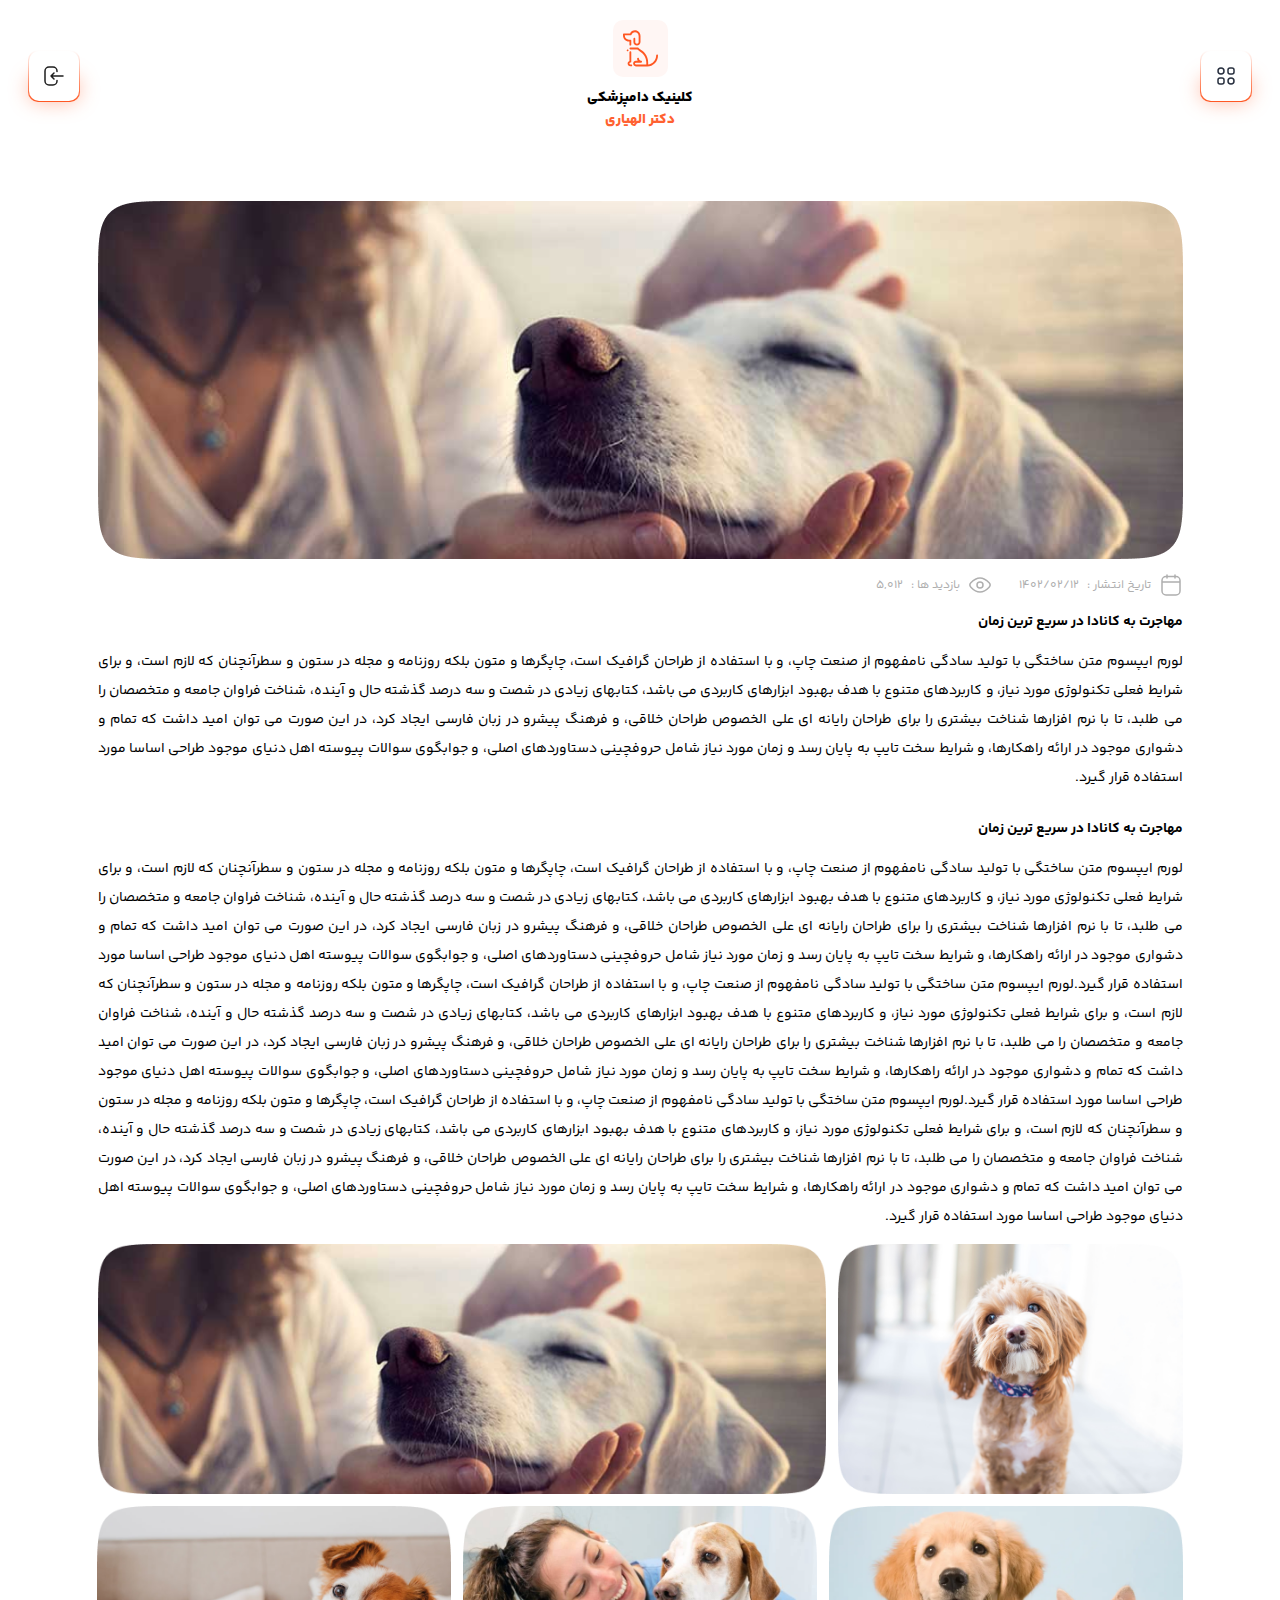
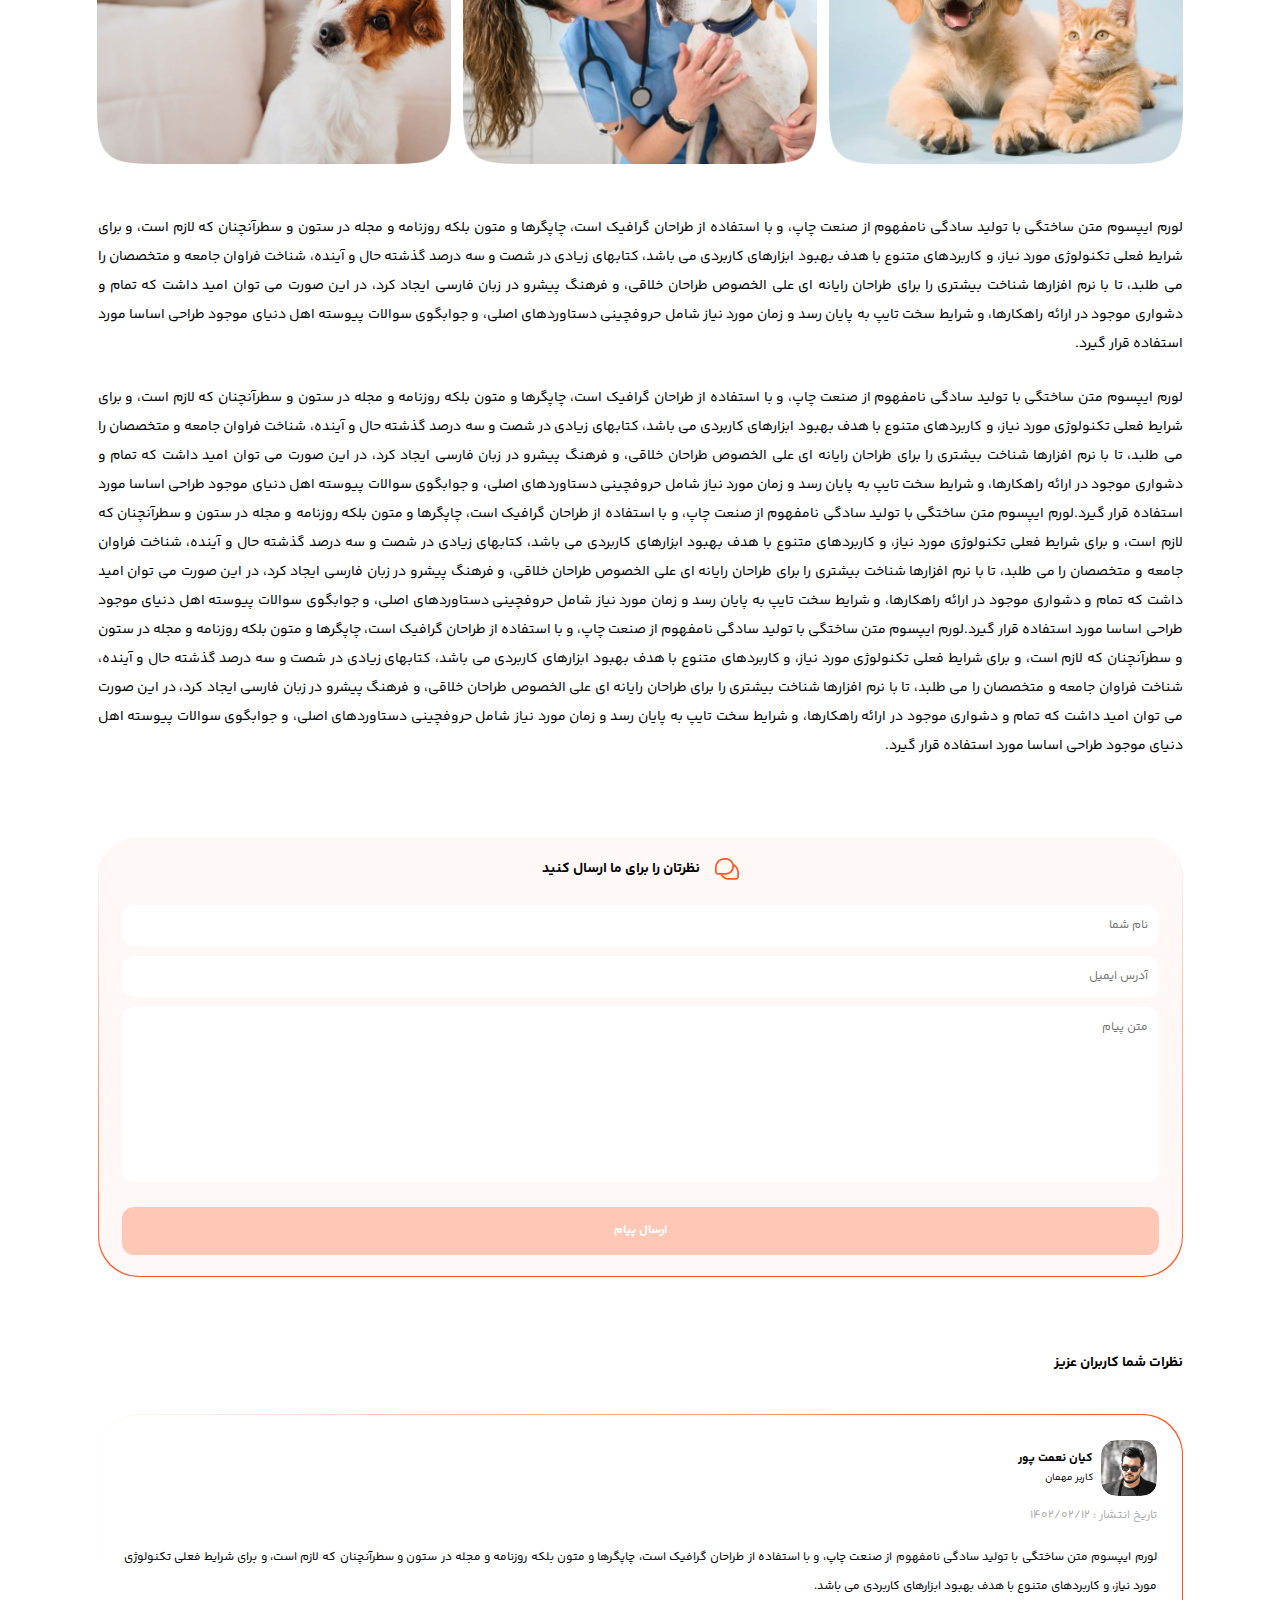
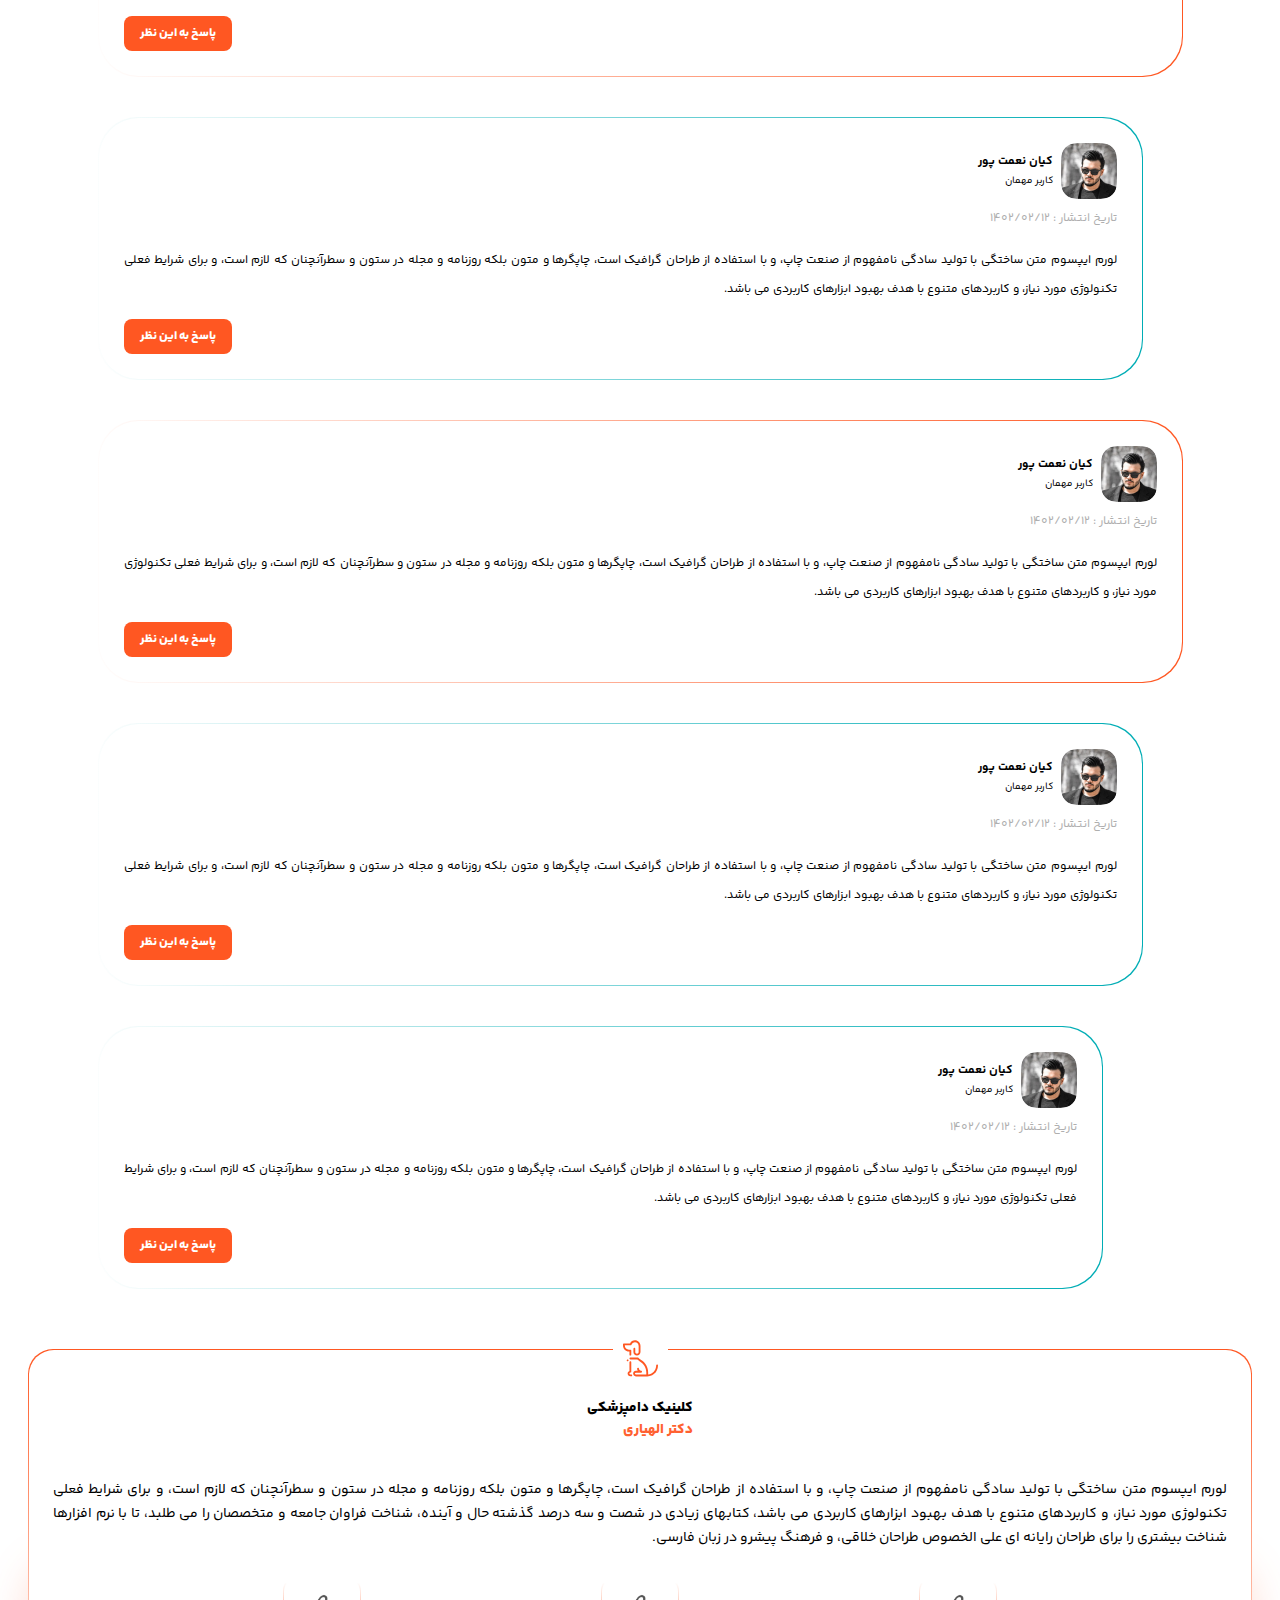
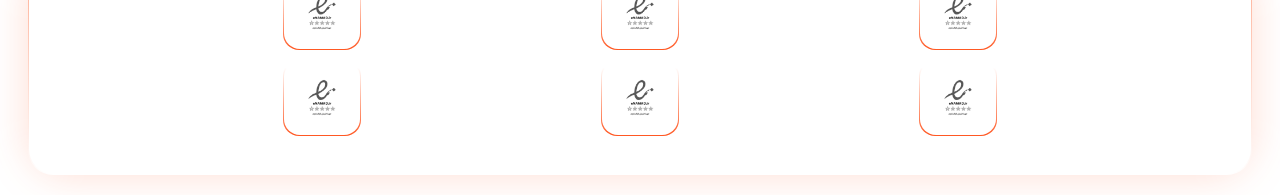
<file: blog-page.html>
<!DOCTYPE html>
<html lang="en" dir="rtl">
  <head>
    <meta charset="UTF-8" />
    <meta http-equiv="X-UA-Compatible" content="IE=edge" />
    <meta name="viewport" content="width=device-width, initial-scale=1.0" />
    <title>Document</title>
    <link rel="stylesheet" href="./styles/main.css" />
    <link rel="stylesheet" href="./styles/reset.css" />
    <link rel="stylesheet" href="./styles/blog-page.css" />
    <!-- windSong api font -->
    <link rel="preconnect" href="https://fonts.googleapis.com" />
    <link rel="preconnect" href="https://fonts.gstatic.com" crossorigin />
    <link
      href="https://fonts.googleapis.com/css2?family=WindSong&display=swap"
      rel="stylesheet"
    />
  </head>
  <body>
    <div class="body-container">
      <div class="container">
        <div class="header">
          <div class="navbar">
            <div>
              <div class="logo">
                <div class="logo-img">
                  <svg
                    width="35"
                    height="37"
                    viewBox="0 0 35 37"
                    fill="none"
                    xmlns="http://www.w3.org/2000/svg"
                  >
                    <path
                      d="M11.9632 0.268799C9.84666 0.268799 7.94493 1.48974 7.02468 3.3994H0.920249C0.398774 3.3994 0 3.83769 0 4.33859V5.46609C0 8.81584 2.66884 11.539 5.95106 11.539H6.44174V14.6696C6.44174 15.2018 6.84051 15.6088 7.36199 15.6088C7.88346 15.6088 8.28224 15.2018 8.28224 14.6696V10.5998C8.28224 10.3494 8.19009 10.099 8.00604 9.94249C7.82199 9.75466 7.60739 9.66062 7.36199 9.66062H5.95106C3.68111 9.66062 1.8405 7.78274 1.8405 5.46609V5.27777H7.48481C7.91426 5.34038 8.34335 5.08993 8.49672 4.65165C9.0182 3.14896 10.3988 2.14716 11.9632 2.14716C13.9878 2.14716 15.6442 3.83769 15.6442 5.90389V12.0086C15.6442 12.4782 15.4603 12.9166 15.1535 13.2296C14.8468 13.5427 14.4172 13.7304 13.9571 13.7304C13.0369 13.7304 12.27 12.9478 12.27 12.0086V8.75323C12.27 8.22103 11.8712 7.81405 11.3497 7.81405C10.8283 7.81405 10.4295 8.22103 10.4295 8.75323V12.0086C10.4295 13.9809 12.0246 15.6088 13.9571 15.6088C14.908 15.6088 15.7975 15.2336 16.4417 14.5449C17.0858 13.8561 17.4847 12.9478 17.4847 12.0086V5.90389C17.4847 2.80459 15.0001 0.268799 11.9632 0.268799ZM7.36199 17.6125C6.84051 17.6125 6.44174 18.0195 6.44174 18.5517C6.44174 19.0839 6.84051 19.4908 7.36199 19.4908H14.3867C14.9695 19.9917 16.4415 21.2126 17.2391 21.7135C20.9814 23.9675 23.313 28.1004 23.313 32.5458V34.5178H12.8835C12.362 34.5178 11.9632 34.1108 11.9632 33.5786C11.9632 33.0464 12.362 32.6394 12.8835 32.6394H18.0982C18.6197 32.6394 19.0185 32.2324 19.0185 31.7002C19.0185 31.168 18.6197 30.761 18.0982 30.761C16.9019 30.761 15.951 29.7905 15.951 28.5696C15.951 28.0374 15.5522 27.6304 15.0307 27.6304C14.5093 27.6304 14.1105 28.0374 14.1105 28.5696C14.1105 29.3836 14.3559 30.1349 14.724 30.761H12.8835C11.3497 30.761 10.1227 32.0133 10.1227 33.5786C10.1227 35.1439 11.3497 36.3961 12.8835 36.3961H24.2332C30.1842 36.3961 35 31.4812 35 25.4078C35 24.8756 34.6012 24.4686 34.0798 24.4686C33.5583 24.4686 33.1595 24.8756 33.1595 25.4078C33.1595 30.1037 29.632 33.9858 25.1535 34.4554V32.514C25.1535 27.4112 22.4844 22.6529 18.1899 20.0858C17.4537 19.6475 15.8896 18.3016 15.3375 17.832C15.1841 17.6755 14.9694 17.6125 14.724 17.6125H7.36199ZM4.6318 19.4597C4.38773 19.4597 4.15366 19.5586 3.98108 19.7347C3.8085 19.9109 3.71155 20.1498 3.71155 20.3988C3.71155 20.6479 3.8085 20.8868 3.98108 21.0629C4.15366 21.2391 4.38773 21.338 4.6318 21.338C4.87586 21.338 5.10993 21.2391 5.28251 21.0629C5.45509 20.8868 5.55205 20.6479 5.55205 20.3988C5.55205 20.1498 5.45509 19.9109 5.28251 19.7347C5.10993 19.5586 4.87586 19.4597 4.6318 19.4597ZM7.36199 21.338C6.84051 21.338 6.44174 21.745 6.44174 22.2772V30.8864C5.36812 31.262 4.60124 32.3264 4.60124 33.5474C4.60124 35.1127 5.82824 36.3649 7.36199 36.3649H8.28224C8.80371 36.3649 9.20249 35.958 9.20249 35.4258C9.20249 34.8935 8.80371 34.4866 8.28224 34.4866H7.36199C6.84051 34.4866 6.44174 34.0796 6.44174 33.5474C6.44174 33.0152 6.84051 32.6082 7.36199 32.6082C7.88346 32.6082 8.28224 32.2012 8.28224 31.669V22.2772C8.28224 21.745 7.88346 21.338 7.36199 21.338Z"
                      fill="#FF5722"
                    />
                  </svg>
                </div>
                <div>
                  <span
                    >کلینیک دامپزشکی<br />
                    <span> دکتر الهیاری </span>
                  </span>
                </div>
              </div>
              <ul class="navbar-link">
                <li>
                  <a href="">
                    <svg
                      width="20"
                      height="20"
                      viewBox="0 0 20 20"
                      fill="none"
                      xmlns="http://www.w3.org/2000/svg"
                    >
                      <g clip-path="url(#clip0_167_4132)">
                        <path
                          d="M6.6665 13.3333C9.30945 14.4546 10.7801 14.4343 13.3332 13.3333M13.4835 18.3333H6.51621C4.59226 18.3333 3.03259 16.845 3.03259 15.009V10.9442C3.03259 10.354 2.7869 9.78798 2.34958 9.37065C1.33634 8.40374 1.46806 6.8017 2.62693 5.99742L7.95087 2.30249C9.1724 1.45471 10.8273 1.45471 12.0488 2.30249L17.3727 5.99742C18.5316 6.8017 18.6633 8.40374 17.6501 9.37065C17.2128 9.78798 16.9671 10.354 16.9671 10.9442V15.009C16.9671 16.845 15.4074 18.3333 13.4835 18.3333Z"
                          stroke="#28303F"
                          stroke-width="1.5"
                          stroke-linecap="round"
                        />
                      </g>
                      <defs>
                        <clipPath id="clip0_167_4132">
                          <rect width="20" height="20" fill="white" />
                        </clipPath>
                      </defs>
                    </svg>

                    <span>صفحه اصلی</span>
                  </a>
                </li>
                <li>
                  <a href="#">
                    <svg
                      width="18"
                      height="19"
                      viewBox="0 0 18 19"
                      fill="none"
                      xmlns="http://www.w3.org/2000/svg"
                    >
                      <path
                        d="M16.5 7.65988V5.56918C16.5 3.72172 15.0076 2.22406 13.1667 2.22406H4.83333C2.99238 2.22406 1.5 3.72172 1.5 5.56918V14.3501C1.5 16.1976 2.99238 17.6952 4.83333 17.6952H6.5M5.66667 0.969635V3.47848M12.3333 6.8236H5.66667M10.6667 10.1687H5.66667M7.33333 13.5138H5.66667M12.3333 0.969635V3.47848M9 17.6952L11.5506 16.9655C11.6874 16.9264 11.8119 16.8529 11.9125 16.752L16.0915 12.5582C16.6362 12.0116 16.6362 11.1253 16.0915 10.5787C15.5468 10.0321 14.6636 10.0321 14.1189 10.5787L9.9399 14.7725C9.83936 14.8734 9.76613 14.9984 9.72714 15.1356L9 17.6952Z"
                        stroke="#28303F"
                        stroke-width="1.5"
                        stroke-linecap="round"
                      />
                    </svg>
                    <span>مقالات</span>
                  </a>
                </li>
                <li>
                  <a href="">
                    <svg
                      width="20"
                      height="20"
                      viewBox="0 0 20 20"
                      fill="none"
                      xmlns="http://www.w3.org/2000/svg"
                    >
                      <path
                        d="M18.3334 8.33332V15C18.3334 16.8409 16.841 18.3333 15 18.3333H5.00002C3.15907 18.3333 1.66669 16.8409 1.66669 15V8.33332M18.3334 8.33332C18.3334 6.49237 16.841 4.99999 15 4.99999H5.00002C3.15907 4.99999 1.66669 6.49237 1.66669 8.33332M18.3334 8.33332C18.3334 8.33332 15.6978 10.6372 10 10.4842C4.3022 10.3313 1.66669 8.33332 1.66669 8.33332M6.66669 4.99999V4.16666C6.66669 2.78594 7.78598 1.66666 9.16669 1.66666H10.8334C12.2141 1.66666 13.3334 2.78594 13.3334 4.16666V4.99999M6.66669 8.89726V11.3973M13.3334 8.89726V11.3973"
                        stroke="#28303F"
                        stroke-width="1.5"
                        stroke-linecap="round"
                      />
                    </svg>
                    <span>خدمات کلینیک</span>
                  </a>
                  <div>
                    <svg
                      width="12"
                      height="6"
                      viewBox="0 0 12 6"
                      fill="none"
                      xmlns="http://www.w3.org/2000/svg"
                    >
                      <path
                        d="M1 1L6 5L11 1"
                        stroke="#28303F"
                        stroke-width="1.5"
                        stroke-linecap="round"
                        stroke-linejoin="round"
                      />
                    </svg>
                    <div class="navbar-dropdown-menu">
                      <div>
                        <a href="#">نمونه ازمایشی برای منوی dropdown</a>
                        <a href="#">نمونه ازمایشی برای منوی dropdown</a>
                        <a href="#">نمونه ازمایشی برای منوی dropdown</a>
                        <a href="#">نمونه ازمایشی برای منوی dropdown</a>
                      </div>
                    </div>
                  </div>
                </li>
                <li>
                  <a href="">
                    <svg
                      width="20"
                      height="17"
                      viewBox="0 0 20 17"
                      fill="none"
                      xmlns="http://www.w3.org/2000/svg"
                    >
                      <path
                        d="M6.66663 10.005H13.3333M6.66663 6.6599H9.99996M18.3053 7.67733C18.3238 7.89323 18.3333 8.11173 18.3333 8.33246C18.3333 12.4892 14.9754 15.859 10.8333 15.859H4.99996C3.15901 15.859 1.66663 14.3613 1.66663 12.5139V8.33246C1.66663 4.17568 5.02449 0.805939 9.16663 0.805939H10.8333C11.0532 0.805939 11.271 0.81544 11.4861 0.834056M18.3333 3.31478C18.3333 4.70037 17.214 5.82362 15.8333 5.82362C14.4526 5.82362 13.3333 4.70037 13.3333 3.31478C13.3333 1.92918 14.4526 0.805939 15.8333 0.805939C17.214 0.805939 18.3333 1.92918 18.3333 3.31478Z"
                        stroke="#28303F"
                        stroke-width="1.5"
                        stroke-linecap="round"
                      />
                    </svg>
                    <span>صفحه تماس با ما</span>
                  </a>
                </li>
                <li>
                  <a href="">
                    <svg
                      width="20"
                      height="19"
                      viewBox="0 0 20 19"
                      fill="none"
                      xmlns="http://www.w3.org/2000/svg"
                    >
                      <path
                        d="M9.99996 15.1864V17.6952M9.99996 17.6952H7.49996M9.99996 17.6952H12.5M11.6666 5.98732C11.6666 5.06359 10.9204 4.31476 9.99996 4.31476C9.07949 4.31476 8.33329 5.06359 8.33329 5.98732C8.33329 6.91105 9.07949 7.65988 9.99996 7.65988C10.9204 7.65988 11.6666 6.91105 11.6666 5.98732ZM4.99996 15.1864H15C16.8409 15.1864 18.3333 13.6887 18.3333 11.8413V4.31476C18.3333 2.4673 16.8409 0.969635 15 0.969635H4.99996C3.15901 0.969635 1.66663 2.4673 1.66663 4.31476V11.8413C1.66663 13.6887 3.15901 15.1864 4.99996 15.1864ZM7.91663 11.8413H12.0833C12.7736 11.8413 13.3333 11.2797 13.3333 10.5869C13.3333 9.89406 12.7736 9.33244 12.0833 9.33244H7.91663C7.22627 9.33244 6.66663 9.89406 6.66663 10.5869C6.66663 11.2797 7.22627 11.8413 7.91663 11.8413Z"
                        stroke="#28303F"
                        stroke-width="1.5"
                        stroke-linecap="round"
                      />
                    </svg>
                    <span>صفحه درباره ما</span>
                  </a>
                </li>
              </ul>
            </div>
            <button class="auth-btn btn-style-primary">
              <span> ورود/عضویت </span>
              <svg
                width="24"
                height="24"
                viewBox="0 0 24 24"
                fill="none"
                xmlns="http://www.w3.org/2000/svg"
              >
                <path
                  d="M12 9L9 12M9 12L12 15M9 12H21"
                  stroke="white"
                  stroke-width="1.5"
                  stroke-linecap="round"
                  stroke-linejoin="round"
                />
                <path
                  d="M15 7.5V7C15 4.79086 13.2091 3 11 3H7C4.79086 3 3 4.79086 3 7V17C3 19.2091 4.79086 21 7 21H11C13.2091 21 15 19.2091 15 17V16.5"
                  stroke="white"
                  stroke-width="1.5"
                  stroke-linecap="round"
                  stroke-linejoin="round"
                />
              </svg>
            </button>
          </div>
          <div class="mobile-navbar">
            <div>
              <button id="menu-mobile-toggle">
                <svg
                  width="24"
                  height="24"
                  viewBox="0 0 24 24"
                  fill="none"
                  xmlns="http://www.w3.org/2000/svg"
                >
                  <path
                    d="M10 7C10 8.65685 8.65685 10 7 10C5.34315 10 4 8.65685 4 7C4 5.34315 5.34315 4 7 4C8.65685 4 10 5.34315 10 7Z"
                    stroke="#28303F"
                    stroke-width="1.5"
                  />
                  <path
                    d="M20 17C20 18.6569 18.6569 20 17 20C15.3431 20 14 18.6569 14 17C14 15.3431 15.3431 14 17 14C18.6569 14 20 15.3431 20 17Z"
                    stroke="#28303F"
                    stroke-width="1.5"
                  />
                  <path
                    d="M14 6C14 4.89543 14.8954 4 16 4H18C19.1046 4 20 4.89543 20 6V8C20 9.10457 19.1046 10 18 10H16C14.8954 10 14 9.10457 14 8V6Z"
                    stroke="#28303F"
                    stroke-width="1.5"
                  />
                  <path
                    d="M4 16C4 14.8954 4.89543 14 6 14H8C9.10457 14 10 14.8954 10 16V18C10 19.1046 9.10457 20 8 20H6C4.89543 20 4 19.1046 4 18V16Z"
                    stroke="#28303F"
                    stroke-width="1.5"
                  />
                </svg>
              </button>
            </div>
            <div class="logo">
              <div class="logo-img">
                <svg
                  width="35"
                  height="37"
                  viewBox="0 0 35 37"
                  fill="none"
                  xmlns="http://www.w3.org/2000/svg"
                >
                  <path
                    d="M11.9632 0.268799C9.84666 0.268799 7.94493 1.48974 7.02468 3.3994H0.920249C0.398774 3.3994 0 3.83769 0 4.33859V5.46609C0 8.81584 2.66884 11.539 5.95106 11.539H6.44174V14.6696C6.44174 15.2018 6.84051 15.6088 7.36199 15.6088C7.88346 15.6088 8.28224 15.2018 8.28224 14.6696V10.5998C8.28224 10.3494 8.19009 10.099 8.00604 9.94249C7.82199 9.75466 7.60739 9.66062 7.36199 9.66062H5.95106C3.68111 9.66062 1.8405 7.78274 1.8405 5.46609V5.27777H7.48481C7.91426 5.34038 8.34335 5.08993 8.49672 4.65165C9.0182 3.14896 10.3988 2.14716 11.9632 2.14716C13.9878 2.14716 15.6442 3.83769 15.6442 5.90389V12.0086C15.6442 12.4782 15.4603 12.9166 15.1535 13.2296C14.8468 13.5427 14.4172 13.7304 13.9571 13.7304C13.0369 13.7304 12.27 12.9478 12.27 12.0086V8.75323C12.27 8.22103 11.8712 7.81405 11.3497 7.81405C10.8283 7.81405 10.4295 8.22103 10.4295 8.75323V12.0086C10.4295 13.9809 12.0246 15.6088 13.9571 15.6088C14.908 15.6088 15.7975 15.2336 16.4417 14.5449C17.0858 13.8561 17.4847 12.9478 17.4847 12.0086V5.90389C17.4847 2.80459 15.0001 0.268799 11.9632 0.268799ZM7.36199 17.6125C6.84051 17.6125 6.44174 18.0195 6.44174 18.5517C6.44174 19.0839 6.84051 19.4908 7.36199 19.4908H14.3867C14.9695 19.9917 16.4415 21.2126 17.2391 21.7135C20.9814 23.9675 23.313 28.1004 23.313 32.5458V34.5178H12.8835C12.362 34.5178 11.9632 34.1108 11.9632 33.5786C11.9632 33.0464 12.362 32.6394 12.8835 32.6394H18.0982C18.6197 32.6394 19.0185 32.2324 19.0185 31.7002C19.0185 31.168 18.6197 30.761 18.0982 30.761C16.9019 30.761 15.951 29.7905 15.951 28.5696C15.951 28.0374 15.5522 27.6304 15.0307 27.6304C14.5093 27.6304 14.1105 28.0374 14.1105 28.5696C14.1105 29.3836 14.3559 30.1349 14.724 30.761H12.8835C11.3497 30.761 10.1227 32.0133 10.1227 33.5786C10.1227 35.1439 11.3497 36.3961 12.8835 36.3961H24.2332C30.1842 36.3961 35 31.4812 35 25.4078C35 24.8756 34.6012 24.4686 34.0798 24.4686C33.5583 24.4686 33.1595 24.8756 33.1595 25.4078C33.1595 30.1037 29.632 33.9858 25.1535 34.4554V32.514C25.1535 27.4112 22.4844 22.6529 18.1899 20.0858C17.4537 19.6475 15.8896 18.3016 15.3375 17.832C15.1841 17.6755 14.9694 17.6125 14.724 17.6125H7.36199ZM4.6318 19.4597C4.38773 19.4597 4.15366 19.5586 3.98108 19.7347C3.8085 19.9109 3.71155 20.1498 3.71155 20.3988C3.71155 20.6479 3.8085 20.8868 3.98108 21.0629C4.15366 21.2391 4.38773 21.338 4.6318 21.338C4.87586 21.338 5.10993 21.2391 5.28251 21.0629C5.45509 20.8868 5.55205 20.6479 5.55205 20.3988C5.55205 20.1498 5.45509 19.9109 5.28251 19.7347C5.10993 19.5586 4.87586 19.4597 4.6318 19.4597ZM7.36199 21.338C6.84051 21.338 6.44174 21.745 6.44174 22.2772V30.8864C5.36812 31.262 4.60124 32.3264 4.60124 33.5474C4.60124 35.1127 5.82824 36.3649 7.36199 36.3649H8.28224C8.80371 36.3649 9.20249 35.958 9.20249 35.4258C9.20249 34.8935 8.80371 34.4866 8.28224 34.4866H7.36199C6.84051 34.4866 6.44174 34.0796 6.44174 33.5474C6.44174 33.0152 6.84051 32.6082 7.36199 32.6082C7.88346 32.6082 8.28224 32.2012 8.28224 31.669V22.2772C8.28224 21.745 7.88346 21.338 7.36199 21.338Z"
                    fill="#FF5722"
                  />
                </svg>
              </div>
              <div>
                <span
                  >کلینیک دامپزشکی<br />
                  <span> دکتر الهیاری </span>
                </span>
              </div>
            </div>
            <div>
              <button>
                <svg
                  width="24"
                  height="24"
                  viewBox="0 0 24 24"
                  fill="none"
                  xmlns="http://www.w3.org/2000/svg"
                >
                  <path
                    d="M12 9L9 12M9 12L12 15M9 12H21"
                    stroke="#1E1E1E"
                    stroke-width="1.5"
                    stroke-linecap="round"
                    stroke-linejoin="round"
                  />
                  <path
                    d="M15 7.5V7C15 4.79086 13.2091 3 11 3H7C4.79086 3 3 4.79086 3 7V17C3 19.2091 4.79086 21 7 21H11C13.2091 21 15 19.2091 15 17V16.5"
                    stroke="#1E1E1E"
                    stroke-width="1.5"
                    stroke-linecap="round"
                    stroke-linejoin="round"
                  />
                </svg>
              </button>
            </div>
          </div>
          <div class="mobile-sliding-menu">
            <div class="mobile-sliding-menu-container">
              <div class="menu-sliding-logo">
                <div class="logo-img">
                  <svg
                    width="35"
                    height="37"
                    viewBox="0 0 35 37"
                    fill="none"
                    xmlns="http://www.w3.org/2000/svg"
                  >
                    <path
                      d="M11.9632 0.268799C9.84666 0.268799 7.94493 1.48974 7.02468 3.39941H0.920249C0.398774 3.39941 0 3.83769 0 4.33859V5.46609C0 8.81584 2.66884 11.539 5.95106 11.539H6.44174V14.6696C6.44174 15.2018 6.84051 15.6088 7.36199 15.6088C7.88346 15.6088 8.28224 15.2018 8.28224 14.6696V10.5998C8.28224 10.3494 8.19009 10.099 8.00604 9.94249C7.82199 9.75466 7.60739 9.66062 7.36199 9.66062H5.95106C3.68111 9.66062 1.8405 7.78274 1.8405 5.46609V5.27777H7.48481C7.91426 5.34038 8.34335 5.08993 8.49672 4.65165C9.0182 3.14896 10.3988 2.14716 11.9632 2.14716C13.9878 2.14716 15.6442 3.83769 15.6442 5.90389V12.0086C15.6442 12.4782 15.4603 12.9166 15.1535 13.2296C14.8468 13.5427 14.4172 13.7304 13.9571 13.7304C13.0369 13.7304 12.27 12.9478 12.27 12.0086V8.75323C12.27 8.22103 11.8712 7.81405 11.3497 7.81405C10.8283 7.81405 10.4295 8.22103 10.4295 8.75323V12.0086C10.4295 13.9809 12.0246 15.6088 13.9571 15.6088C14.908 15.6088 15.7975 15.2336 16.4417 14.5449C17.0858 13.8561 17.4847 12.9478 17.4847 12.0086V5.90389C17.4847 2.80459 15.0001 0.268799 11.9632 0.268799ZM7.36199 17.6125C6.84051 17.6125 6.44174 18.0195 6.44174 18.5517C6.44174 19.0839 6.84051 19.4908 7.36199 19.4908H14.3867C14.9695 19.9917 16.4415 21.2126 17.2391 21.7135C20.9814 23.9675 23.313 28.1004 23.313 32.5458V34.5178H12.8835C12.362 34.5178 11.9632 34.1108 11.9632 33.5786C11.9632 33.0464 12.362 32.6394 12.8835 32.6394H18.0982C18.6197 32.6394 19.0185 32.2324 19.0185 31.7002C19.0185 31.168 18.6197 30.761 18.0982 30.761C16.9019 30.761 15.951 29.7905 15.951 28.5696C15.951 28.0374 15.5522 27.6304 15.0307 27.6304C14.5093 27.6304 14.1105 28.0374 14.1105 28.5696C14.1105 29.3836 14.3559 30.1349 14.724 30.761H12.8835C11.3497 30.761 10.1227 32.0133 10.1227 33.5786C10.1227 35.1439 11.3497 36.3961 12.8835 36.3961H24.2332C30.1842 36.3961 35 31.4812 35 25.4078C35 24.8756 34.6012 24.4686 34.0798 24.4686C33.5583 24.4686 33.1595 24.8756 33.1595 25.4078C33.1595 30.1037 29.632 33.9858 25.1535 34.4554V32.514C25.1535 27.4112 22.4844 22.6529 18.1899 20.0858C17.4537 19.6475 15.8896 18.3016 15.3375 17.832C15.1841 17.6755 14.9694 17.6125 14.724 17.6125H7.36199ZM4.6318 19.4597C4.38773 19.4597 4.15366 19.5586 3.98108 19.7347C3.8085 19.9109 3.71155 20.1498 3.71155 20.3988C3.71155 20.6479 3.8085 20.8868 3.98108 21.0629C4.15366 21.2391 4.38773 21.338 4.6318 21.338C4.87586 21.338 5.10993 21.2391 5.28251 21.0629C5.45509 20.8868 5.55205 20.6479 5.55205 20.3988C5.55205 20.1498 5.45509 19.9109 5.28251 19.7347C5.10993 19.5586 4.87586 19.4597 4.6318 19.4597ZM7.36199 21.338C6.84051 21.338 6.44174 21.745 6.44174 22.2772V30.8864C5.36812 31.262 4.60124 32.3265 4.60124 33.5474C4.60124 35.1127 5.82824 36.3649 7.36199 36.3649H8.28224C8.80371 36.3649 9.20249 35.958 9.20249 35.4258C9.20249 34.8935 8.80371 34.4866 8.28224 34.4866H7.36199C6.84051 34.4866 6.44174 34.0796 6.44174 33.5474C6.44174 33.0152 6.84051 32.6082 7.36199 32.6082C7.88346 32.6082 8.28224 32.2012 8.28224 31.669V22.2772C8.28224 21.745 7.88346 21.338 7.36199 21.338Z"
                      fill="#FF5722"
                    />
                  </svg>
                </div>
                <div>
                  <span
                    >کلینیک دامپزشکی<br />
                    <span> دکتر الهیاری </span>
                  </span>
                </div>
              </div>
              <ul>
                <li>
                  <a href="index.html">
                    <svg
                      width="20"
                      height="20"
                      viewBox="0 0 20 20"
                      fill="none"
                      xmlns="http://www.w3.org/2000/svg"
                    >
                      <g clip-path="url(#clip0_167_4132)">
                        <path
                          d="M6.6665 13.3333C9.30945 14.4546 10.7801 14.4343 13.3332 13.3333M13.4835 18.3333H6.51621C4.59226 18.3333 3.03259 16.845 3.03259 15.009V10.9442C3.03259 10.354 2.7869 9.78798 2.34958 9.37065C1.33634 8.40374 1.46806 6.8017 2.62693 5.99742L7.95087 2.30249C9.1724 1.45471 10.8273 1.45471 12.0488 2.30249L17.3727 5.99742C18.5316 6.8017 18.6633 8.40374 17.6501 9.37065C17.2128 9.78798 16.9671 10.354 16.9671 10.9442V15.009C16.9671 16.845 15.4074 18.3333 13.4835 18.3333Z"
                          stroke="#28303F"
                          stroke-width="1.5"
                          stroke-linecap="round"
                        />
                      </g>
                      <defs>
                        <clipPath id="clip0_167_4132">
                          <rect width="20" height="20" fill="white" />
                        </clipPath>
                      </defs>
                    </svg>
                    <span>صفحه اصلی</span>
                  </a>
                </li>
                <li>
                  <a href="blogs.html">
                    <svg
                      width="18"
                      height="19"
                      viewBox="0 0 18 19"
                      fill="none"
                      xmlns="http://www.w3.org/2000/svg"
                    >
                      <path
                        d="M16.5 7.65988V5.56918C16.5 3.72172 15.0076 2.22406 13.1667 2.22406H4.83333C2.99238 2.22406 1.5 3.72172 1.5 5.56918V14.3501C1.5 16.1976 2.99238 17.6952 4.83333 17.6952H6.5M5.66667 0.969635V3.47848M12.3333 6.8236H5.66667M10.6667 10.1687H5.66667M7.33333 13.5138H5.66667M12.3333 0.969635V3.47848M9 17.6952L11.5506 16.9655C11.6874 16.9264 11.8119 16.8529 11.9125 16.752L16.0915 12.5582C16.6362 12.0116 16.6362 11.1253 16.0915 10.5787C15.5468 10.0321 14.6636 10.0321 14.1189 10.5787L9.9399 14.7725C9.83936 14.8734 9.76613 14.9984 9.72714 15.1356L9 17.6952Z"
                        stroke="#28303F"
                        stroke-width="1.5"
                        stroke-linecap="round"
                      />
                    </svg>
                    <span>مقالات</span>
                  </a>
                </li>
                <li>
                  <div id="submenu-child">
                    <svg
                      width="20"
                      height="20"
                      viewBox="0 0 20 20"
                      fill="none"
                      xmlns="http://www.w3.org/2000/svg"
                    >
                      <path
                        d="M18.3334 8.33332V15C18.3334 16.8409 16.841 18.3333 15 18.3333H5.00002C3.15907 18.3333 1.66669 16.8409 1.66669 15V8.33332M18.3334 8.33332C18.3334 6.49237 16.841 4.99999 15 4.99999H5.00002C3.15907 4.99999 1.66669 6.49237 1.66669 8.33332M18.3334 8.33332C18.3334 8.33332 15.6978 10.6372 10 10.4842C4.3022 10.3313 1.66669 8.33332 1.66669 8.33332M6.66669 4.99999V4.16666C6.66669 2.78594 7.78598 1.66666 9.16669 1.66666H10.8334C12.2141 1.66666 13.3334 2.78594 13.3334 4.16666V4.99999M6.66669 8.89726V11.3973M13.3334 8.89726V11.3973"
                        stroke="#28303F"
                        stroke-width="1.5"
                        stroke-linecap="round"
                      />
                    </svg>
                    <span>خدمات کلینیک</span>
                    <svg
                      width="12"
                      height="6"
                      viewBox="0 0 12 6"
                      fill="none"
                      xmlns="http://www.w3.org/2000/svg"
                    >
                      <path
                        d="M1 1L6 5L11 1"
                        stroke="#28303F"
                        stroke-width="1.5"
                        stroke-linecap="round"
                        stroke-linejoin="round"
                      />
                    </svg>
                  </div>
                  <div class="mobile-menu-submenu">
                    <ul>
                      <li>
                        <a href="./services.html">
                          <svg
                            width="20"
                            height="20"
                            viewBox="0 0 20 20"
                            fill="none"
                            xmlns="http://www.w3.org/2000/svg"
                          >
                            <path
                              d="M18.3334 8.33332V15C18.3334 16.8409 16.841 18.3333 15 18.3333H5.00002C3.15907 18.3333 1.66669 16.8409 1.66669 15V8.33332M18.3334 8.33332C18.3334 6.49237 16.841 4.99999 15 4.99999H5.00002C3.15907 4.99999 1.66669 6.49237 1.66669 8.33332M18.3334 8.33332C18.3334 8.33332 15.6978 10.6372 10 10.4842C4.3022 10.3313 1.66669 8.33332 1.66669 8.33332M6.66669 4.99999V4.16666C6.66669 2.78594 7.78598 1.66666 9.16669 1.66666H10.8334C12.2141 1.66666 13.3334 2.78594 13.3334 4.16666V4.99999M6.66669 8.89726V11.3973M13.3334 8.89726V11.3973"
                              stroke="#28303F"
                              stroke-width="1.5"
                              stroke-linecap="round"
                            />
                          </svg>
                          <span>زیر منوی برای مثال</span>
                        </a>
                      </li>
                      <li>
                        <a href="#">
                          <svg
                            width="20"
                            height="20"
                            viewBox="0 0 20 20"
                            fill="none"
                            xmlns="http://www.w3.org/2000/svg"
                          >
                            <path
                              d="M18.3334 8.33332V15C18.3334 16.8409 16.841 18.3333 15 18.3333H5.00002C3.15907 18.3333 1.66669 16.8409 1.66669 15V8.33332M18.3334 8.33332C18.3334 6.49237 16.841 4.99999 15 4.99999H5.00002C3.15907 4.99999 1.66669 6.49237 1.66669 8.33332M18.3334 8.33332C18.3334 8.33332 15.6978 10.6372 10 10.4842C4.3022 10.3313 1.66669 8.33332 1.66669 8.33332M6.66669 4.99999V4.16666C6.66669 2.78594 7.78598 1.66666 9.16669 1.66666H10.8334C12.2141 1.66666 13.3334 2.78594 13.3334 4.16666V4.99999M6.66669 8.89726V11.3973M13.3334 8.89726V11.3973"
                              stroke="#28303F"
                              stroke-width="1.5"
                              stroke-linecap="round"
                            />
                          </svg>
                          <span>زیر منوی برای مثال</span>
                        </a>
                      </li>
                    </ul>
                  </div>
                </li>
                <li>
                  <a href="./contact.html">
                    <svg
                      width="20"
                      height="17"
                      viewBox="0 0 20 17"
                      fill="none"
                      xmlns="http://www.w3.org/2000/svg"
                    >
                      <path
                        d="M6.66663 10.005H13.3333M6.66663 6.6599H9.99996M18.3053 7.67733C18.3238 7.89323 18.3333 8.11173 18.3333 8.33246C18.3333 12.4892 14.9754 15.859 10.8333 15.859H4.99996C3.15901 15.859 1.66663 14.3613 1.66663 12.5139V8.33246C1.66663 4.17568 5.02449 0.805939 9.16663 0.805939H10.8333C11.0532 0.805939 11.271 0.81544 11.4861 0.834056M18.3333 3.31478C18.3333 4.70037 17.214 5.82362 15.8333 5.82362C14.4526 5.82362 13.3333 4.70037 13.3333 3.31478C13.3333 1.92918 14.4526 0.805939 15.8333 0.805939C17.214 0.805939 18.3333 1.92918 18.3333 3.31478Z"
                        stroke="#28303F"
                        stroke-width="1.5"
                        stroke-linecap="round"
                      />
                    </svg>
                    <span>صفحه تماس با ما</span>
                  </a>
                </li>
                <li>
                  <a href="./blog-page.html">
                    <svg
                      width="20"
                      height="19"
                      viewBox="0 0 20 19"
                      fill="none"
                      xmlns="http://www.w3.org/2000/svg"
                    >
                      <path
                        d="M9.99996 15.1864V17.6952M9.99996 17.6952H7.49996M9.99996 17.6952H12.5M11.6666 5.98732C11.6666 5.06359 10.9204 4.31476 9.99996 4.31476C9.07949 4.31476 8.33329 5.06359 8.33329 5.98732C8.33329 6.91105 9.07949 7.65988 9.99996 7.65988C10.9204 7.65988 11.6666 6.91105 11.6666 5.98732ZM4.99996 15.1864H15C16.8409 15.1864 18.3333 13.6887 18.3333 11.8413V4.31476C18.3333 2.4673 16.8409 0.969635 15 0.969635H4.99996C3.15901 0.969635 1.66663 2.4673 1.66663 4.31476V11.8413C1.66663 13.6887 3.15901 15.1864 4.99996 15.1864ZM7.91663 11.8413H12.0833C12.7736 11.8413 13.3333 11.2797 13.3333 10.5869C13.3333 9.89406 12.7736 9.33244 12.0833 9.33244H7.91663C7.22627 9.33244 6.66663 9.89406 6.66663 10.5869C6.66663 11.2797 7.22627 11.8413 7.91663 11.8413Z"
                        stroke="#28303F"
                        stroke-width="1.5"
                        stroke-linecap="round"
                      />
                    </svg>
                    <span>صفحه درباره ما</span>
                  </a>
                </li>
              </ul>
              <div class="header-social-media-mobile">
                <a href="#">
                  <div>
                    <div>
                      <svg
                        width="19"
                        height="19"
                        viewBox="0 0 19 19"
                        fill="none"
                        xmlns="http://www.w3.org/2000/svg"
                      >
                        <g clip-path="url(#clip0_351_246)">
                          <path
                            d="M9.16811 17.243C13.3838 17.243 16.8014 13.8255 16.8014 9.60975C16.8014 5.39403 13.3838 1.97651 9.16811 1.97651C4.95239 1.97651 1.53487 5.39403 1.53487 9.60975C1.53487 10.7635 1.79083 11.8574 2.24905 12.8379L1.75786 15.8675C1.64835 16.5429 2.23439 17.1264 2.90937 17.0139L5.90858 16.514C6.89707 16.9815 8.00206 17.243 9.16811 17.243Z"
                            stroke="#28303F"
                            stroke-width="1.5"
                            stroke-linecap="square"
                            stroke-linejoin="round"
                          />
                          <path
                            d="M12.2213 11.9845V11.6516C12.2213 11.238 11.9695 10.8661 11.5855 10.7124L11.2294 10.57C10.8313 10.4108 10.3776 10.5833 10.1858 10.9668C10.1858 10.9668 9.33767 10.7971 8.65916 10.1186C7.98065 9.44013 7.81102 8.59199 7.81102 8.59199C8.19454 8.40023 8.36704 7.94651 8.2078 7.54839L8.06535 7.19228C7.91175 6.80826 7.53982 6.55646 7.12622 6.55646H6.79326C6.41853 6.55646 6.11475 6.86024 6.11475 7.23497C6.11475 10.2328 8.54498 12.6631 11.5428 12.6631C11.9176 12.6631 12.2213 12.3593 12.2213 11.9845Z"
                            fill="#28303F"
                          />
                        </g>
                        <defs>
                          <clipPath id="clip0_351_246">
                            <rect
                              width="18.3198"
                              height="18.3198"
                              fill="white"
                              transform="translate(0.00817871 0.44986)"
                            />
                          </clipPath>
                        </defs>
                      </svg>
                    </div>
                  </div>
                </a>
                <a href="">
                  <div>
                    <div>
                      <svg
                        width="19"
                        height="19"
                        viewBox="0 0 19 19"
                        fill="none"
                        xmlns="http://www.w3.org/2000/svg"
                      >
                        <path
                          d="M3.13919 8.91909L14.8857 3.84252C15.4381 3.60379 16.0367 4.06833 15.9425 4.66269L14.3364 14.7966C14.2372 15.4225 13.4625 15.6619 13.0274 15.2011L10.4828 12.4874C9.96591 11.9399 9.9254 11.0973 10.3874 10.5027L12.1573 8.02941C12.2637 7.89249 12.0957 7.71237 11.9517 7.80897L8.25163 10.2912C7.62374 10.7124 6.86189 10.8857 6.11358 10.7774L3.33274 10.3752C2.57096 10.2651 2.43263 9.22445 3.13919 8.91909Z"
                          stroke="#28303F"
                          stroke-width="1.5"
                          stroke-linecap="round"
                          stroke-linejoin="round"
                        />
                      </svg>
                    </div>
                  </div>
                </a>
                <a href="">
                  <div>
                    <div>
                      <svg
                        width="19"
                        height="20"
                        viewBox="0 0 19 20"
                        fill="none"
                        xmlns="http://www.w3.org/2000/svg"
                      >
                        <path
                          d="M10.3372 1.21319C6.18318 1.21319 2.81534 4.75043 2.81534 9.09568C2.81534 9.63312 2.80656 10.4075 2.61445 10.9977C2.5184 11.2928 2.38168 11.5341 2.19832 11.6968C2.01495 11.8596 1.78328 11.962 1.41593 11.962C1.35819 11.962 1.30135 11.9766 1.25046 12.0046C1.19958 12.0325 1.15624 12.0729 1.1243 12.1222C1.09237 12.1714 1.07284 12.228 1.06745 12.2869C1.06206 12.3458 1.07097 12.4051 1.09341 12.4596C1.84153 14.2788 3.0209 15.4465 4.62269 16.1223C4.58807 16.2864 4.56461 16.4527 4.56461 16.6199C4.56461 17.1474 4.73441 17.6797 5.09008 18.0894C5.44574 18.4992 5.99318 18.7696 6.66373 18.7696C7.71441 18.7696 8.5877 17.9689 8.73757 16.9341C9.24783 16.9621 9.77702 16.9782 10.3372 16.9782C10.4069 16.9782 10.474 16.9719 10.5429 16.9698C10.7075 17.9871 11.5729 18.7696 12.6112 18.7696C13.7661 18.7696 14.7104 17.8026 14.7104 16.6199C14.7104 16.279 14.6301 15.955 14.4897 15.6661C16.5217 14.2526 17.8591 11.8361 17.8591 9.09568C17.8591 4.75043 14.4912 1.21319 10.3372 1.21319ZM10.3372 1.92978C14.1039 1.92978 17.1593 5.12849 17.1593 9.09568C17.1593 11.6974 15.8415 13.9671 13.8747 15.2231C13.8446 15.2365 13.8166 15.2542 13.7913 15.2756C12.9268 15.8105 11.9402 16.1494 10.8852 16.2364C10.8529 16.2341 10.8205 16.2365 10.7889 16.2434C10.7884 16.2434 10.788 16.2434 10.7875 16.2434C10.6402 16.2545 10.4909 16.2616 10.3372 16.2616C9.76748 16.2616 9.23369 16.2454 8.72391 16.2161C8.53801 15.2249 7.684 14.4701 6.66373 14.4701C5.99318 14.4701 5.44574 14.7405 5.09008 15.1503C5.00726 15.2457 4.93565 15.3483 4.87278 15.4554C3.55855 14.8977 2.62555 14.001 1.94823 12.5884C2.2191 12.5151 2.46572 12.4075 2.65613 12.2385C2.96475 11.9645 3.15602 11.6011 3.27863 11.2245C3.52384 10.4711 3.51505 9.63312 3.51505 9.09568C3.51505 5.12849 6.57053 1.92978 10.3372 1.92978ZM8.93778 6.58761C8.70582 6.58761 8.48335 6.68199 8.31932 6.84997C8.1553 7.01795 8.06315 7.24579 8.06315 7.48335C8.06315 7.72092 8.1553 7.94875 8.31932 8.11673C8.48335 8.28472 8.70582 8.37909 8.93778 8.37909C9.16975 8.37909 9.39222 8.28472 9.55624 8.11673C9.72027 7.94875 9.81242 7.72092 9.81242 7.48335C9.81242 7.24579 9.72027 7.01795 9.55624 6.84997C9.39222 6.68199 9.16975 6.58761 8.93778 6.58761ZM13.8357 6.58761C13.6038 6.58761 13.3813 6.68199 13.2173 6.84997C13.0532 7.01795 12.9611 7.24579 12.9611 7.48335C12.9611 7.72092 13.0532 7.94875 13.2173 8.11673C13.3813 8.28472 13.6038 8.37909 13.8357 8.37909C14.0677 8.37909 14.2902 8.28472 14.4542 8.11673C14.6182 7.94875 14.7104 7.72092 14.7104 7.48335C14.7104 7.24579 14.6182 7.01795 14.4542 6.84997C14.2902 6.68199 14.0677 6.58761 13.8357 6.58761ZM14.0141 10.1657C13.9453 10.1654 13.8779 10.1859 13.8204 10.2246C13.763 10.2633 13.7179 10.3185 13.6909 10.3833C13.6909 10.3833 13.1201 11.7829 11.3868 11.7829C9.65339 11.7829 9.08264 10.3833 9.08264 10.3833C9.06399 10.3403 9.03724 10.3014 9.00392 10.269C8.97061 10.2366 8.93138 10.2112 8.88849 10.1943C8.84559 10.1774 8.79986 10.1693 8.75391 10.1705C8.70796 10.1717 8.66269 10.1821 8.62069 10.2013C8.57869 10.2204 8.54077 10.2478 8.50911 10.2819C8.47746 10.316 8.45267 10.3562 8.43618 10.4002C8.41968 10.4441 8.4118 10.4909 8.41298 10.538C8.41417 10.585 8.42439 10.6314 8.44307 10.6744C8.44307 10.6744 9.27173 12.4995 11.3868 12.4995C13.5018 12.4995 14.3305 10.6744 14.3305 10.6744C14.3551 10.6199 14.3659 10.5599 14.362 10.5C14.3581 10.4401 14.3395 10.3822 14.308 10.3315C14.2765 10.2809 14.2331 10.2391 14.1817 10.2101C14.1304 10.1812 14.0727 10.1659 14.0141 10.1657ZM6.66373 15.1867C7.44075 15.1867 8.06315 15.8241 8.06315 16.6199C8.06315 17.4156 7.44075 18.0531 6.66373 18.0531C6.16811 18.0531 5.84092 17.8756 5.61349 17.6136C5.38606 17.3516 5.26432 16.9881 5.26432 16.6199C5.26432 16.4571 5.29191 16.2966 5.33812 16.144C5.38064 16.0892 5.40654 16.0227 5.4126 15.953C5.46673 15.8347 5.53027 15.7221 5.61349 15.6262C5.84092 15.3641 6.16811 15.1867 6.66373 15.1867ZM13.889 16.0446C13.965 16.2205 14.0107 16.4135 14.0107 16.6199C14.0107 17.4149 13.3876 18.0531 12.6112 18.0531C11.935 18.0531 11.3757 17.5683 11.2426 16.918C12.1898 16.7997 13.0838 16.4975 13.889 16.0446Z"
                          fill="#28303F"
                          stroke="#28303F"
                          stroke-width="0.5"
                        />
                      </svg>
                    </div>
                  </div>
                </a>
                <a href="">
                  <div>
                    <div>
                      <svg
                        width="19"
                        height="19"
                        viewBox="0 0 19 19"
                        fill="none"
                        xmlns="http://www.w3.org/2000/svg"
                      >
                        <rect
                          x="1.9765"
                          y="1.97651"
                          width="15.2665"
                          height="15.2665"
                          rx="4"
                          stroke="#28303F"
                          stroke-width="1.5"
                        />
                        <ellipse
                          cx="14.1897"
                          cy="5.0298"
                          rx="0.763324"
                          ry="0.763324"
                          fill="#28303F"
                        />
                        <circle
                          cx="9.60974"
                          cy="9.60975"
                          r="3.81662"
                          stroke="#28303F"
                          stroke-width="1.5"
                        />
                      </svg>
                    </div>
                  </div>
                </a>
              </div>
            </div>
          </div>
        </div>
        <div class="blog-page-desc">
          <img src="./assets/image/blog-poster.png" alt="" />
          <div class="blog-page-title">
            <div>
              <svg
                width="24"
                height="24"
                viewBox="0 0 24 24"
                fill="none"
                xmlns="http://www.w3.org/2000/svg"
              >
                <path
                  d="M3 9V18C3 20.2091 4.79086 22 7 22H17C19.2091 22 21 20.2091 21 18V9M3 9V7.5C3 5.29086 4.79086 3.5 7 3.5H17C19.2091 3.5 21 5.29086 21 7.5V9M3 9H21M16 2V5M8 2V5"
                  stroke="#AFAFAF"
                  stroke-width="1.5"
                  stroke-linecap="round"
                />
              </svg>
              <span>تاریخ انتشار :</span>
              <span>1402/02/12</span>
            </div>
            <div>
              <svg
                width="24"
                height="24"
                viewBox="0 0 24 24"
                fill="none"
                xmlns="http://www.w3.org/2000/svg"
              >
                <path
                  d="M21.1303 9.8531C22.2899 11.0732 22.2899 12.9268 21.1303 14.1469C19.1745 16.2047 15.8155 19 12 19C8.18448 19 4.82549 16.2047 2.86971 14.1469C1.7101 12.9268 1.7101 11.0732 2.86971 9.8531C4.82549 7.79533 8.18448 5 12 5C15.8155 5 19.1745 7.79533 21.1303 9.8531Z"
                  stroke="#AFAFAF"
                  stroke-width="1.5"
                />
                <path
                  d="M15 12C15 13.6569 13.6569 15 12 15C10.3431 15 9 13.6569 9 12C9 10.3431 10.3431 9 12 9C13.6569 9 15 10.3431 15 12Z"
                  stroke="#AFAFAF"
                  stroke-width="1.5"
                />
              </svg>
              <span>بازدید ها : </span>
              <span>5,012</span>
            </div>
            <div>
              <svg
                width="24"
                height="24"
                viewBox="0 0 24 24"
                fill="none"
                xmlns="http://www.w3.org/2000/svg"
              >
                <path
                  d="M15.25 7C15.25 8.79493 13.7949 10.25 12 10.25V11.75C14.6234 11.75 16.75 9.62335 16.75 7H15.25ZM12 10.25C10.2051 10.25 8.75 8.79493 8.75 7H7.25C7.25 9.62335 9.37665 11.75 12 11.75V10.25ZM8.75 7C8.75 5.20507 10.2051 3.75 12 3.75V2.25C9.37665 2.25 7.25 4.37665 7.25 7H8.75ZM12 3.75C13.7949 3.75 15.25 5.20507 15.25 7H16.75C16.75 4.37665 14.6234 2.25 12 2.25V3.75ZM18.25 17.5C18.25 18.0294 17.8014 18.7105 16.6143 19.3041C15.4722 19.8751 13.8418 20.25 12 20.25V21.75C14.0242 21.75 15.8938 21.3414 17.2852 20.6457C18.6316 19.9725 19.75 18.9036 19.75 17.5H18.25ZM12 20.25C10.1582 20.25 8.52782 19.8751 7.38566 19.3041C6.19864 18.7105 5.75 18.0294 5.75 17.5H4.25C4.25 18.9036 5.36836 19.9725 6.71484 20.6457C8.10618 21.3414 9.97582 21.75 12 21.75V20.25ZM5.75 17.5C5.75 16.9706 6.19864 16.2895 7.38566 15.6959C8.52782 15.1249 10.1582 14.75 12 14.75V13.25C9.97582 13.25 8.10618 13.6586 6.71484 14.3543C5.36836 15.0275 4.25 16.0964 4.25 17.5H5.75ZM12 14.75C13.8418 14.75 15.4722 15.1249 16.6143 15.6959C17.8014 16.2895 18.25 16.9706 18.25 17.5H19.75C19.75 16.0964 18.6316 15.0275 17.2852 14.3543C15.8938 13.6586 14.0242 13.25 12 13.25V14.75Z"
                  fill="#AFAFAF"
                />
              </svg>
              <span>نویسنده : </span>
              <span>کیان نعمت پور</span>
            </div>
          </div>
          <h2>مهاجرت به کانادا در سریع ترین زمان</h2>
          <p>
            لورم ایپسوم متن ساختگی با تولید سادگی نامفهوم از صنعت چاپ، و با
            استفاده از طراحان گرافیک است، چاپگرها و متون بلکه روزنامه و مجله در
            ستون و سطرآنچنان که لازم است، و برای شرایط فعلی تکنولوژی مورد نیاز،
            و کاربردهای متنوع با هدف بهبود ابزارهای کاربردی می باشد، کتابهای
            زیادی در شصت و سه درصد گذشته حال و آینده، شناخت فراوان جامعه و
            متخصصان را می طلبد، تا با نرم افزارها شناخت بیشتری را برای طراحان
            رایانه ای علی الخصوص طراحان خلاقی، و فرهنگ پیشرو در زبان فارسی ایجاد
            کرد، در این صورت می توان امید داشت که تمام و دشواری موجود در ارائه
            راهکارها، و شرایط سخت تایپ به پایان رسد و زمان مورد نیاز شامل
            حروفچینی دستاوردهای اصلی، و جوابگوی سوالات پیوسته اهل دنیای موجود
            طراحی اساسا مورد استفاده قرار گیرد.
          </p>
          <br />
          <h3>مهاجرت به کانادا در سریع ترین زمان</h3>
          <p>
            لورم ایپسوم متن ساختگی با تولید سادگی نامفهوم از صنعت چاپ، و با
            استفاده از طراحان گرافیک است، چاپگرها و متون بلکه روزنامه و مجله در
            ستون و سطرآنچنان که لازم است، و برای شرایط فعلی تکنولوژی مورد نیاز،
            و کاربردهای متنوع با هدف بهبود ابزارهای کاربردی می باشد، کتابهای
            زیادی در شصت و سه درصد گذشته حال و آینده، شناخت فراوان جامعه و
            متخصصان را می طلبد، تا با نرم افزارها شناخت بیشتری را برای طراحان
            رایانه ای علی الخصوص طراحان خلاقی، و فرهنگ پیشرو در زبان فارسی ایجاد
            کرد، در این صورت می توان امید داشت که تمام و دشواری موجود در ارائه
            راهکارها، و شرایط سخت تایپ به پایان رسد و زمان مورد نیاز شامل
            حروفچینی دستاوردهای اصلی، و جوابگوی سوالات پیوسته اهل دنیای موجود
            طراحی اساسا مورد استفاده قرار گیرد.لورم ایپسوم متن ساختگی با تولید
            سادگی نامفهوم از صنعت چاپ، و با استفاده از طراحان گرافیک است،
            چاپگرها و متون بلکه روزنامه و مجله در ستون و سطرآنچنان که لازم است،
            و برای شرایط فعلی تکنولوژی مورد نیاز، و کاربردهای متنوع با هدف بهبود
            ابزارهای کاربردی می باشد، کتابهای زیادی در شصت و سه درصد گذشته حال و
            آینده، شناخت فراوان جامعه و متخصصان را می طلبد، تا با نرم افزارها
            شناخت بیشتری را برای طراحان رایانه ای علی الخصوص طراحان خلاقی، و
            فرهنگ پیشرو در زبان فارسی ایجاد کرد، در این صورت می توان امید داشت
            که تمام و دشواری موجود در ارائه راهکارها، و شرایط سخت تایپ به پایان
            رسد و زمان مورد نیاز شامل حروفچینی دستاوردهای اصلی، و جوابگوی سوالات
            پیوسته اهل دنیای موجود طراحی اساسا مورد استفاده قرار گیرد.لورم
            ایپسوم متن ساختگی با تولید سادگی نامفهوم از صنعت چاپ، و با استفاده
            از طراحان گرافیک است، چاپگرها و متون بلکه روزنامه و مجله در ستون و
            سطرآنچنان که لازم است، و برای شرایط فعلی تکنولوژی مورد نیاز، و
            کاربردهای متنوع با هدف بهبود ابزارهای کاربردی می باشد، کتابهای زیادی
            در شصت و سه درصد گذشته حال و آینده، شناخت فراوان جامعه و متخصصان را
            می طلبد، تا با نرم افزارها شناخت بیشتری را برای طراحان رایانه ای علی
            الخصوص طراحان خلاقی، و فرهنگ پیشرو در زبان فارسی ایجاد کرد، در این
            صورت می توان امید داشت که تمام و دشواری موجود در ارائه راهکارها، و
            شرایط سخت تایپ به پایان رسد و زمان مورد نیاز شامل حروفچینی
            دستاوردهای اصلی، و جوابگوی سوالات پیوسته اهل دنیای موجود طراحی اساسا
            مورد استفاده قرار گیرد.
          </p>
          <div class="memories-album-pictures">
            <div>
              <div>
                <img src="./assets/image/gallery-1.png" alt="" loading="lazy" />
              </div>
              <div>
                <img src="./assets/image/gallery-2.png" alt="" loading="lazy" />
              </div>
            </div>
            <div>
              <div>
                <img src="./assets/image/gallery-3.png" alt="" loading="lazy" />
              </div>
              <div>
                <img src="./assets/image/gallery-4.png" alt="" loading="lazy" />
              </div>
              <div>
                <img src="./assets/image/gallery-5.png" alt="" loading="lazy" />
              </div>
            </div>
          </div>
          <br />
          <br />
          <p>
            لورم ایپسوم متن ساختگی با تولید سادگی نامفهوم از صنعت چاپ، و با
            استفاده از طراحان گرافیک است، چاپگرها و متون بلکه روزنامه و مجله در
            ستون و سطرآنچنان که لازم است، و برای شرایط فعلی تکنولوژی مورد نیاز،
            و کاربردهای متنوع با هدف بهبود ابزارهای کاربردی می باشد، کتابهای
            زیادی در شصت و سه درصد گذشته حال و آینده، شناخت فراوان جامعه و
            متخصصان را می طلبد، تا با نرم افزارها شناخت بیشتری را برای طراحان
            رایانه ای علی الخصوص طراحان خلاقی، و فرهنگ پیشرو در زبان فارسی ایجاد
            کرد، در این صورت می توان امید داشت که تمام و دشواری موجود در ارائه
            راهکارها، و شرایط سخت تایپ به پایان رسد و زمان مورد نیاز شامل
            حروفچینی دستاوردهای اصلی، و جوابگوی سوالات پیوسته اهل دنیای موجود
            طراحی اساسا مورد استفاده قرار گیرد.
          </p>
          <br />
          <p>
            لورم ایپسوم متن ساختگی با تولید سادگی نامفهوم از صنعت چاپ، و با
            استفاده از طراحان گرافیک است، چاپگرها و متون بلکه روزنامه و مجله در
            ستون و سطرآنچنان که لازم است، و برای شرایط فعلی تکنولوژی مورد نیاز،
            و کاربردهای متنوع با هدف بهبود ابزارهای کاربردی می باشد، کتابهای
            زیادی در شصت و سه درصد گذشته حال و آینده، شناخت فراوان جامعه و
            متخصصان را می طلبد، تا با نرم افزارها شناخت بیشتری را برای طراحان
            رایانه ای علی الخصوص طراحان خلاقی، و فرهنگ پیشرو در زبان فارسی ایجاد
            کرد، در این صورت می توان امید داشت که تمام و دشواری موجود در ارائه
            راهکارها، و شرایط سخت تایپ به پایان رسد و زمان مورد نیاز شامل
            حروفچینی دستاوردهای اصلی، و جوابگوی سوالات پیوسته اهل دنیای موجود
            طراحی اساسا مورد استفاده قرار گیرد.لورم ایپسوم متن ساختگی با تولید
            سادگی نامفهوم از صنعت چاپ، و با استفاده از طراحان گرافیک است،
            چاپگرها و متون بلکه روزنامه و مجله در ستون و سطرآنچنان که لازم است،
            و برای شرایط فعلی تکنولوژی مورد نیاز، و کاربردهای متنوع با هدف بهبود
            ابزارهای کاربردی می باشد، کتابهای زیادی در شصت و سه درصد گذشته حال و
            آینده، شناخت فراوان جامعه و متخصصان را می طلبد، تا با نرم افزارها
            شناخت بیشتری را برای طراحان رایانه ای علی الخصوص طراحان خلاقی، و
            فرهنگ پیشرو در زبان فارسی ایجاد کرد، در این صورت می توان امید داشت
            که تمام و دشواری موجود در ارائه راهکارها، و شرایط سخت تایپ به پایان
            رسد و زمان مورد نیاز شامل حروفچینی دستاوردهای اصلی، و جوابگوی سوالات
            پیوسته اهل دنیای موجود طراحی اساسا مورد استفاده قرار گیرد.لورم
            ایپسوم متن ساختگی با تولید سادگی نامفهوم از صنعت چاپ، و با استفاده
            از طراحان گرافیک است، چاپگرها و متون بلکه روزنامه و مجله در ستون و
            سطرآنچنان که لازم است، و برای شرایط فعلی تکنولوژی مورد نیاز، و
            کاربردهای متنوع با هدف بهبود ابزارهای کاربردی می باشد، کتابهای زیادی
            در شصت و سه درصد گذشته حال و آینده، شناخت فراوان جامعه و متخصصان را
            می طلبد، تا با نرم افزارها شناخت بیشتری را برای طراحان رایانه ای علی
            الخصوص طراحان خلاقی، و فرهنگ پیشرو در زبان فارسی ایجاد کرد، در این
            صورت می توان امید داشت که تمام و دشواری موجود در ارائه راهکارها، و
            شرایط سخت تایپ به پایان رسد و زمان مورد نیاز شامل حروفچینی
            دستاوردهای اصلی، و جوابگوی سوالات پیوسته اهل دنیای موجود طراحی اساسا
            مورد استفاده قرار گیرد.
          </p>
          <div class="blog-page-comment">
            <div>
              <div>
                <svg
                  width="24"
                  height="22"
                  viewBox="0 0 24 22"
                  fill="none"
                  xmlns="http://www.w3.org/2000/svg"
                >
                  <path
                    fill-rule="evenodd"
                    clip-rule="evenodd"
                    d="M0 9.62791C0 4.3204 4.2522 0 9.51938 0H10.7597C14.5324 0 17.7052 2.54859 18.7081 6.02253C21.8466 7.59827 24 10.8724 24 14.6512V18.4186C24 20.2583 22.5243 21.7674 20.6822 21.7674H13.2403C9.83944 21.7674 6.92586 19.6958 5.65039 16.7442H3.31783C1.47567 16.7442 0 15.235 0 13.3953V9.62791ZM7.51894 16.7442C8.66288 18.7498 10.8005 20.093 13.2403 20.093H20.6822C21.58 20.093 22.3256 19.3532 22.3256 18.4186V14.6512C22.3256 11.9788 21.0263 9.61706 19.0365 8.17545C19.038 8.24082 19.0388 8.30638 19.0388 8.37209C19.0388 12.986 15.3419 16.7442 10.7597 16.7442H7.51894ZM9.51938 1.67442C5.1965 1.67442 1.67442 5.22548 1.67442 9.62791V13.3953C1.67442 14.3299 2.41997 15.0698 3.31783 15.0698H10.7597C14.3976 15.0698 17.3643 12.081 17.3643 8.37209C17.3643 7.83113 17.3013 7.30621 17.1825 6.80408C16.4852 3.85453 13.8674 1.67442 10.7597 1.67442H9.51938Z"
                    fill="#FF5722"
                  />
                </svg>
                <h3>نظرتان را برای ما ارسال کنید</h3>
              </div>
              <form action="#">
                <div>
                  <div>
                    <input type="text" placeholder="نام شما" />
                    <input type="text" placeholder="آدرس ایمیل" />
                  </div>
                  <textarea name="" id="" placeholder="متن پیام"></textarea>
                </div>
                <button class="send-comment-btn">ارسال پیام</button>
              </form>
            </div>
          </div>
          <div class="blog-page-users-comment">
            <h3>نظرات شما کاربران عزیز</h3>
            <!-- comment container -->
            <div class="user-comment">
              <!-- anwser comment -->
              <div>
                <div>
                  <div class="user-info">
                    <div>
                      <img src="./assets/image/user.png" alt="" />
                      <div>
                        <h4>کیان نعمت پور</h4>
                        <span>کاربر مهمان</span>
                      </div>
                    </div>
                    <div>
                      <span>تاریخ انتشار : </span>
                      <span>1402/02/12</span>
                    </div>
                  </div>
                  <p>
                    لورم ایپسوم متن ساختگی با تولید سادگی نامفهوم از صنعت چاپ، و
                    با استفاده از طراحان گرافیک است، چاپگرها و متون بلکه روزنامه
                    و مجله در ستون و سطرآنچنان که لازم است، و برای شرایط فعلی
                    تکنولوژی مورد نیاز، و کاربردهای متنوع با هدف بهبود ابزارهای
                    کاربردی می باشد.
                  </p>
                  <button>پاسخ به این نظر</button>
                </div>
              </div>
              <!-- response comment -->
              <div class="user-comment-respond">
                <div>
                  <div class="user-info">
                    <div>
                      <img src="./assets/image/user.png" alt="" />
                      <div>
                        <h4>کیان نعمت پور</h4>
                        <span>کاربر مهمان</span>
                      </div>
                    </div>
                    <div>
                      <span>تاریخ انتشار : </span>
                      <span>1402/02/12</span>
                    </div>
                  </div>
                  <p>
                    لورم ایپسوم متن ساختگی با تولید سادگی نامفهوم از صنعت چاپ، و
                    با استفاده از طراحان گرافیک است، چاپگرها و متون بلکه روزنامه
                    و مجله در ستون و سطرآنچنان که لازم است، و برای شرایط فعلی
                    تکنولوژی مورد نیاز، و کاربردهای متنوع با هدف بهبود ابزارهای
                    کاربردی می باشد.
                  </p>
                  <button>پاسخ به این نظر</button>
                </div>
              </div>
            </div>
            <div class="user-comment">
              <!-- anwser comment -->
              <div>
                <div>
                  <div class="user-info">
                    <div>
                      <img src="./assets/image/user.png" alt="" />
                      <div>
                        <h4>کیان نعمت پور</h4>
                        <span>کاربر مهمان</span>
                      </div>
                    </div>
                    <div>
                      <span>تاریخ انتشار : </span>
                      <span>1402/02/12</span>
                    </div>
                  </div>
                  <p>
                    لورم ایپسوم متن ساختگی با تولید سادگی نامفهوم از صنعت چاپ، و
                    با استفاده از طراحان گرافیک است، چاپگرها و متون بلکه روزنامه
                    و مجله در ستون و سطرآنچنان که لازم است، و برای شرایط فعلی
                    تکنولوژی مورد نیاز، و کاربردهای متنوع با هدف بهبود ابزارهای
                    کاربردی می باشد.
                  </p>
                  <button>پاسخ به این نظر</button>
                </div>
              </div>
              <!-- response comment -->
              <div class="user-comment-respond">
                <div>
                  <div class="user-info">
                    <div>
                      <img src="./assets/image/user.png" alt="" />
                      <div>
                        <h4>کیان نعمت پور</h4>
                        <span>کاربر مهمان</span>
                      </div>
                    </div>
                    <div>
                      <span>تاریخ انتشار : </span>
                      <span>1402/02/12</span>
                    </div>
                  </div>
                  <p>
                    لورم ایپسوم متن ساختگی با تولید سادگی نامفهوم از صنعت چاپ، و
                    با استفاده از طراحان گرافیک است، چاپگرها و متون بلکه روزنامه
                    و مجله در ستون و سطرآنچنان که لازم است، و برای شرایط فعلی
                    تکنولوژی مورد نیاز، و کاربردهای متنوع با هدف بهبود ابزارهای
                    کاربردی می باشد.
                  </p>
                  <button>پاسخ به این نظر</button>
                </div>
              </div>
              <div class="user-comment-respond">
                <div>
                  <div class="user-info">
                    <div>
                      <img src="./assets/image/user.png" alt="" />
                      <div>
                        <h4>کیان نعمت پور</h4>
                        <span>کاربر مهمان</span>
                      </div>
                    </div>
                    <div>
                      <span>تاریخ انتشار : </span>
                      <span>1402/02/12</span>
                    </div>
                  </div>
                  <p>
                    لورم ایپسوم متن ساختگی با تولید سادگی نامفهوم از صنعت چاپ، و
                    با استفاده از طراحان گرافیک است، چاپگرها و متون بلکه روزنامه
                    و مجله در ستون و سطرآنچنان که لازم است، و برای شرایط فعلی
                    تکنولوژی مورد نیاز، و کاربردهای متنوع با هدف بهبود ابزارهای
                    کاربردی می باشد.
                  </p>
                  <button>پاسخ به این نظر</button>
                </div>
              </div>
            </div>
          </div>
        </div>
        <div class="blog">
          <div class="section-title center">
            <span class="services-highlight">Suggested articles</span>
            <h3>مقالات پیشنهادی</h3>
            <p>
              لورم ایپسوم متن ساختگی با تولید سادگی نامفهوم از صنعت چاپ، و با
              استفاده از طراحان گرافیک است، چاپگرها و متون بلکه روزنامه و مجله
              <br />
              در ستون و سطرآنچنان که لازم است، و برای شرایط فعلی تکنولوژی مورد
              نیاز، و کاربردهای
            </p>
          </div>
          <div class="blog-cards">
            <div class="blog-card">
              <div>
                <img src="./assets/image/blog-card.png" alt="" />
                <div class="blog-card-info">
                  <span>تاریخ انتشار : 1402/02/12</span>
                  <span>بازدیدها : 5,012</span>
                </div>
                <h3>مهاجرت به کانادا در سریع ترین زمان</h3>
                <p>
                  لورم ایپسوم متن ساختگی با تولید سادگی نامفهوم از صنعت چاپ، و
                  با استفاده از طراحان گرافیک است، چاپگرها و متون بلکه روزنامه و
                  مجله در ستون و سطرآنچنان که لازم است...
                </p>
                <div class="blog-link">
                  <button>مشاهده مقاله</button>
                </div>
              </div>
            </div>
            <div class="blog-card">
              <div>
                <img src="./assets/image/blog-card.png" alt="" />
                <div class="blog-card-info">
                  <span>تاریخ انتشار : 1402/02/12</span>
                  <span>بازدیدها : 5,012</span>
                </div>
                <h3>مهاجرت به کانادا در سریع ترین زمان</h3>
                <p>
                  لورم ایپسوم متن ساختگی با تولید سادگی نامفهوم از صنعت چاپ، و
                  با استفاده از طراحان گرافیک است، چاپگرها و متون بلکه روزنامه و
                  مجله در ستون و سطرآنچنان که لازم است...
                </p>
                <div class="blog-link">
                  <button>مشاهده مقاله</button>
                </div>
              </div>
            </div>
            <div class="blog-card">
              <div>
                <img src="./assets/image/blog-card.png" />
                <div class="blog-card-info">
                  <span>تاریخ انتشار : 1402/02/12</span>
                  <span>بازدیدها : 5,012</span>
                </div>
                <h3>مهاجرت به کانادا در سریع ترین زمان</h3>
                <p>
                  لورم ایپسوم متن ساختگی با تولید سادگی نامفهوم از صنعت چاپ، و
                  با استفاده از طراحان گرافیک است، چاپگرها و متون بلکه روزنامه و
                  مجله در ستون و سطرآنچنان که لازم است...
                </p>
                <div class="blog-link">
                  <button>مشاهده مقاله</button>
                </div>
              </div>
            </div>
          </div>
        </div>
        <div class="footer-container">
          <div class="footer">
            <div class="footer-desc">
              <div class="logo">
                <div class="logo-img">
                  <svg
                    width="35"
                    height="37"
                    viewBox="0 0 35 37"
                    fill="none"
                    xmlns="http://www.w3.org/2000/svg"
                  >
                    <path
                      d="M11.9632 0.268799C9.84666 0.268799 7.94493 1.48974 7.02468 3.39941H0.920249C0.398774 3.39941 0 3.83769 0 4.33859V5.46609C0 8.81584 2.66884 11.539 5.95106 11.539H6.44174V14.6696C6.44174 15.2018 6.84051 15.6088 7.36199 15.6088C7.88346 15.6088 8.28224 15.2018 8.28224 14.6696V10.5998C8.28224 10.3494 8.19009 10.099 8.00604 9.94249C7.82199 9.75466 7.60739 9.66062 7.36199 9.66062H5.95106C3.68111 9.66062 1.8405 7.78274 1.8405 5.46609V5.27777H7.48481C7.91426 5.34038 8.34335 5.08993 8.49672 4.65165C9.0182 3.14896 10.3988 2.14716 11.9632 2.14716C13.9878 2.14716 15.6442 3.83769 15.6442 5.90389V12.0086C15.6442 12.4782 15.4603 12.9166 15.1535 13.2296C14.8468 13.5427 14.4172 13.7304 13.9571 13.7304C13.0369 13.7304 12.27 12.9478 12.27 12.0086V8.75323C12.27 8.22103 11.8712 7.81405 11.3497 7.81405C10.8283 7.81405 10.4295 8.22103 10.4295 8.75323V12.0086C10.4295 13.9809 12.0246 15.6088 13.9571 15.6088C14.908 15.6088 15.7975 15.2336 16.4417 14.5449C17.0858 13.8561 17.4847 12.9478 17.4847 12.0086V5.90389C17.4847 2.80459 15.0001 0.268799 11.9632 0.268799ZM7.36199 17.6125C6.84051 17.6125 6.44174 18.0195 6.44174 18.5517C6.44174 19.0839 6.84051 19.4908 7.36199 19.4908H14.3867C14.9695 19.9917 16.4415 21.2126 17.2391 21.7135C20.9814 23.9675 23.313 28.1004 23.313 32.5458V34.5178H12.8835C12.362 34.5178 11.9632 34.1108 11.9632 33.5786C11.9632 33.0464 12.362 32.6394 12.8835 32.6394H18.0982C18.6197 32.6394 19.0185 32.2324 19.0185 31.7002C19.0185 31.168 18.6197 30.761 18.0982 30.761C16.9019 30.761 15.951 29.7905 15.951 28.5696C15.951 28.0374 15.5522 27.6304 15.0307 27.6304C14.5093 27.6304 14.1105 28.0374 14.1105 28.5696C14.1105 29.3836 14.3559 30.1349 14.724 30.761H12.8835C11.3497 30.761 10.1227 32.0133 10.1227 33.5786C10.1227 35.1439 11.3497 36.3961 12.8835 36.3961H24.2332C30.1842 36.3961 35 31.4812 35 25.4078C35 24.8756 34.6012 24.4686 34.0798 24.4686C33.5583 24.4686 33.1595 24.8756 33.1595 25.4078C33.1595 30.1037 29.632 33.9858 25.1535 34.4554V32.514C25.1535 27.4112 22.4844 22.6529 18.1899 20.0858C17.4537 19.6475 15.8896 18.3016 15.3375 17.832C15.1841 17.6755 14.9694 17.6125 14.724 17.6125H7.36199ZM4.6318 19.4597C4.38773 19.4597 4.15366 19.5586 3.98108 19.7347C3.8085 19.9109 3.71155 20.1498 3.71155 20.3988C3.71155 20.6479 3.8085 20.8868 3.98108 21.0629C4.15366 21.2391 4.38773 21.338 4.6318 21.338C4.87586 21.338 5.10993 21.2391 5.28251 21.0629C5.45509 20.8868 5.55205 20.6479 5.55205 20.3988C5.55205 20.1498 5.45509 19.9109 5.28251 19.7347C5.10993 19.5586 4.87586 19.4597 4.6318 19.4597ZM7.36199 21.338C6.84051 21.338 6.44174 21.745 6.44174 22.2772V30.8864C5.36812 31.262 4.60124 32.3265 4.60124 33.5474C4.60124 35.1127 5.82824 36.3649 7.36199 36.3649H8.28224C8.80371 36.3649 9.20249 35.958 9.20249 35.4258C9.20249 34.8935 8.80371 34.4866 8.28224 34.4866H7.36199C6.84051 34.4866 6.44174 34.0796 6.44174 33.5474C6.44174 33.0152 6.84051 32.6082 7.36199 32.6082C7.88346 32.6082 8.28224 32.2012 8.28224 31.669V22.2772C8.28224 21.745 7.88346 21.338 7.36199 21.338Z"
                      fill="#FF5722"
                    />
                  </svg>
                </div>
                <div>
                  <span
                    >کلینیک دامپزشکی<br />
                    <span> دکتر الهیاری </span>
                  </span>
                </div>
              </div>
              <p>
                لورم ایپسوم متن ساختگی با تولید سادگی نامفهوم از صنعت چاپ، و با
                استفاده از طراحان گرافیک است، چاپگرها و متون بلکه روزنامه و مجله
                در ستون و سطرآنچنان که لازم است، و برای شرایط فعلی تکنولوژی مورد
                نیاز، و کاربردهای متنوع با هدف بهبود ابزارهای کاربردی می باشد،
                کتابهای زیادی در شصت و سه درصد گذشته حال و آینده، شناخت فراوان
                جامعه و متخصصان را می طلبد، تا با نرم افزارها شناخت بیشتری را
                برای طراحان رایانه ای علی الخصوص طراحان خلاقی، و فرهنگ پیشرو در
                زبان فارسی.
              </p>
            </div>
            <div class="footer-links">
              <h3>خدمات ما</h3>
              <a href="">مشاوره جهت رایگان</a>
              <a href="">ارائه خدمات مهاجرت</a>
              <a href="">دریافت اقامت</a>
              <a href="">خدمات درمانی حیوانات</a>
              <a href="">آموزش الزامات مهاجرت</a>
            </div>
            <div class="footer-links">
              <h3>لینک های مفید</h3>
              <a href=""> راه های مهاجرت به کانادا </a>
              <a href="">راه های مهاجرت به استرالیا</a>
              <a href="">راه های مهاجرت به آمریکا</a>
              <a href="">راه های مهاجرت هلند</a>
              <a href="">راه های مهاجرت ترکیه</a>
            </div>
            <div class="footer-symbols">
              <h3>نماد ها و افتخارات</h3>
              <div>
                <div>
                  <div>
                    <img src="./assets/image/symbol-1.png" alt="" />
                  </div>
                </div>
                <div>
                  <div>
                    <img src="./assets/image/symbol-1.png" alt="" />
                  </div>
                </div>
                <div>
                  <div>
                    <img src="./assets/image/symbol-1.png" alt="" />
                  </div>
                </div>
              </div>
              <div>
                <div>
                  <div>
                    <img src="./assets/image/symbol-1.png" alt="" />
                  </div>
                </div>
                <div>
                  <div>
                    <img src="./assets/image/symbol-1.png" alt="" />
                  </div>
                </div>
                <div>
                  <div>
                    <img src="./assets/image/symbol-1.png" alt="" />
                  </div>
                </div>
              </div>
            </div>
          </div>
        </div>
      </div>
    </div>
    <script src="./js/comment-margin.js"></script>
    <script src="./js/javascript.js"></script>
  </body>
</html>
</file>
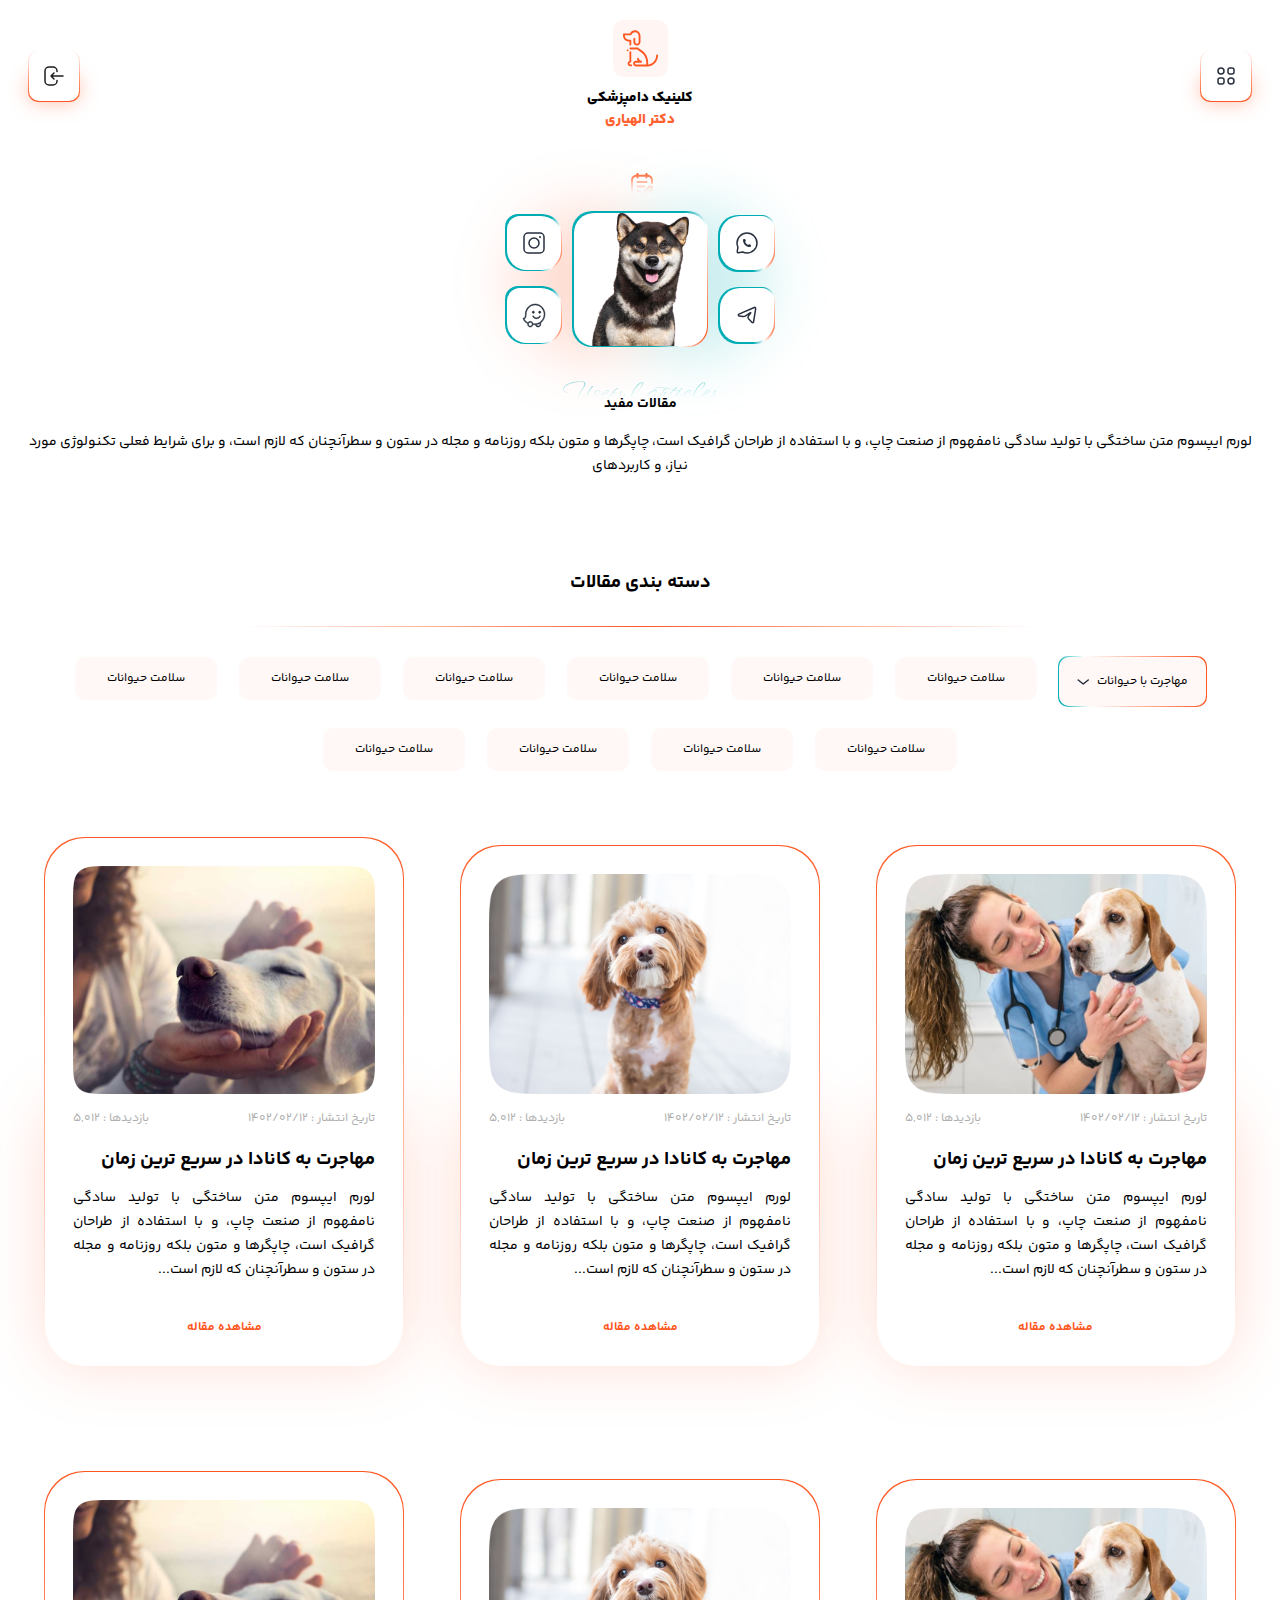
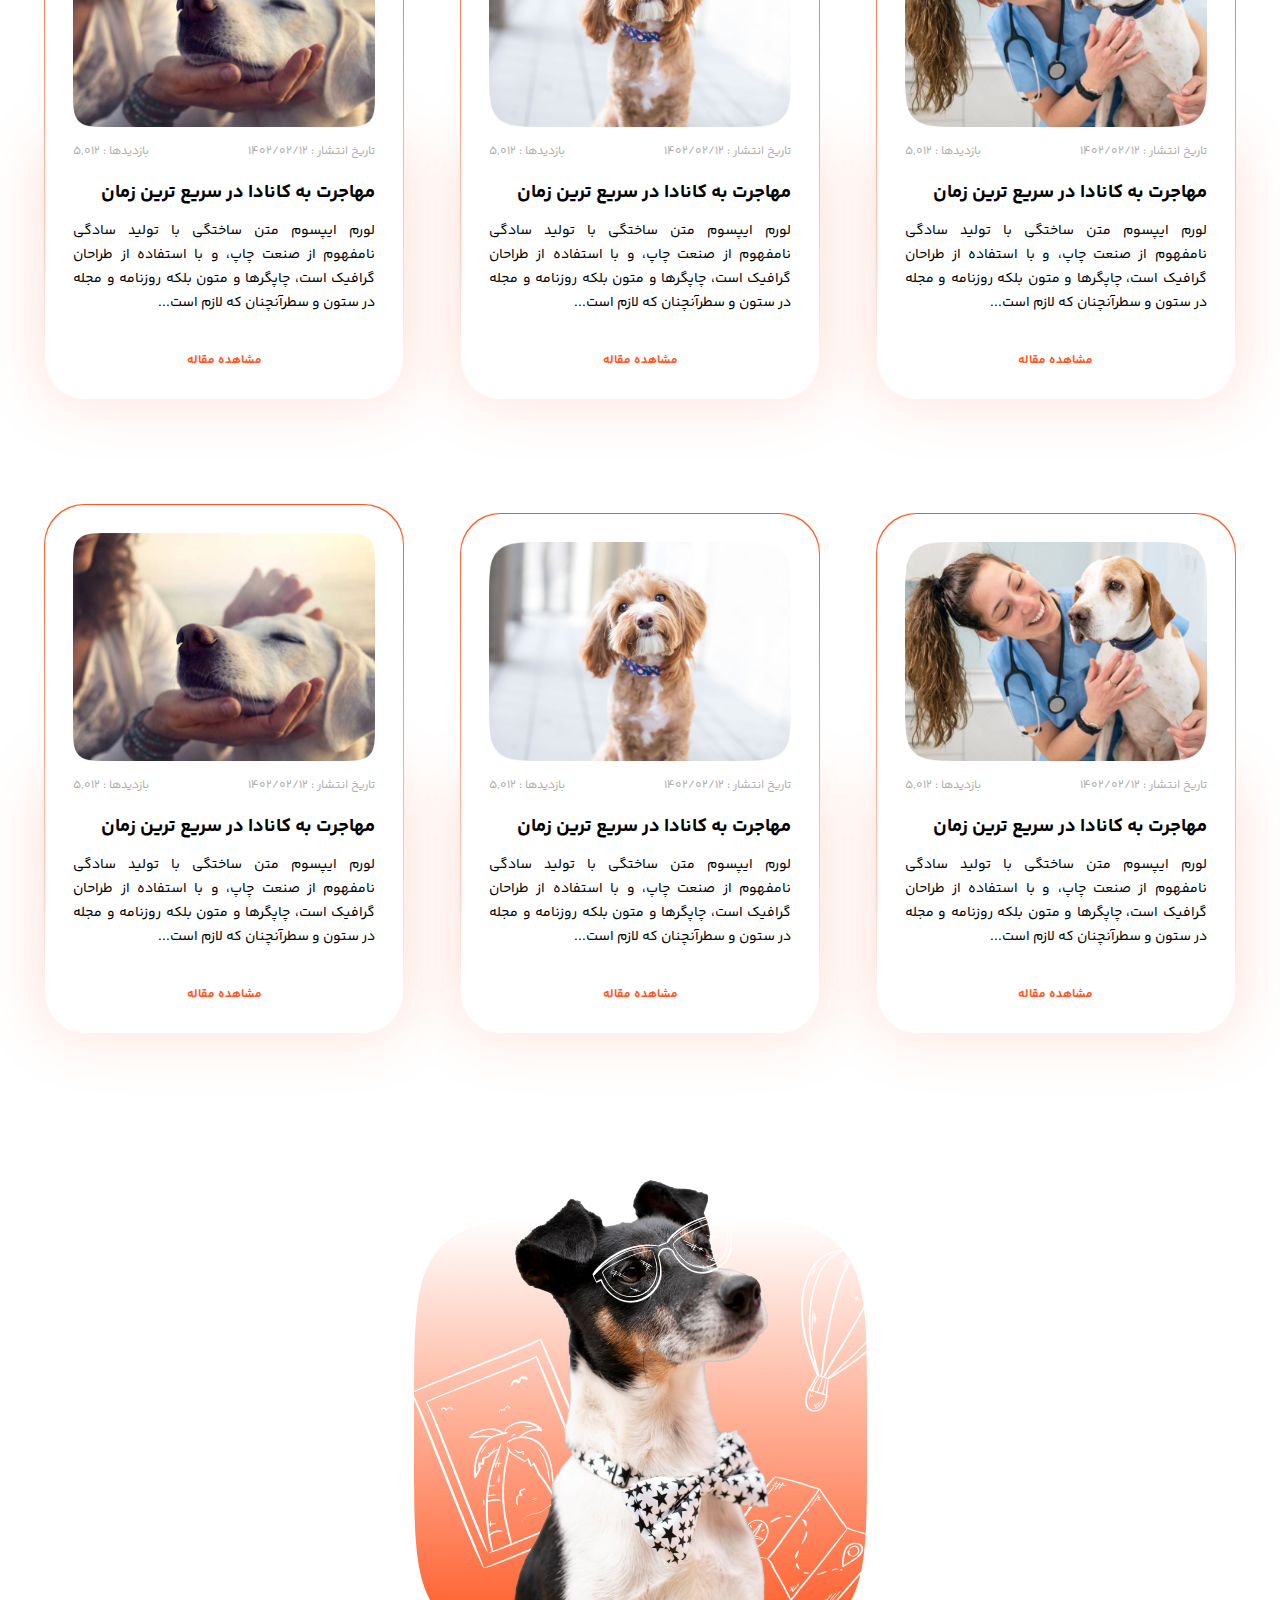
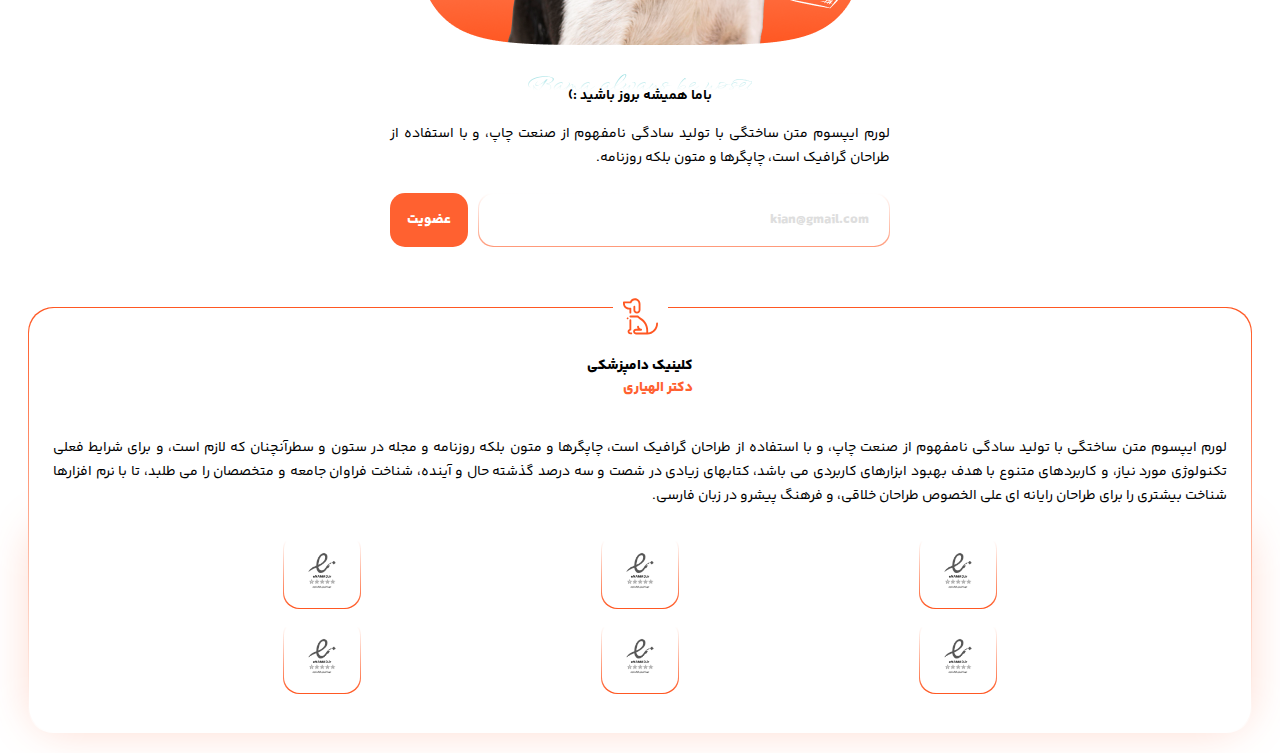
<file: blogs.html>
<!DOCTYPE html>
<html lang="en" dir="rtl">
  <head>
    <meta charset="UTF-8" />
    <meta http-equiv="X-UA-Compatible" content="IE=edge" />
    <meta name="viewport" content="width=device-width, initial-scale=1.0" />
    <title>Document</title>
    <link rel="stylesheet" href="./styles/main.css" />
    <link rel="stylesheet" href="./styles/reset.css" />
    <link rel="stylesheet" href="./styles/blogs.css" />
    <!-- windSong api font -->
    <link rel="preconnect" href="https://fonts.googleapis.com" />
    <link rel="preconnect" href="https://fonts.gstatic.com" crossorigin />
    <link
      href="https://fonts.googleapis.com/css2?family=WindSong&display=swap"
      rel="stylesheet"
    />
  </head>

  <body>
    <div class="body-container">
      <div class="container">
        <div class="header">
          <div class="navbar">
            <div>
              <div class="logo">
                <div class="logo-img">
                  <svg
                    width="35"
                    height="37"
                    viewBox="0 0 35 37"
                    fill="none"
                    xmlns="http://www.w3.org/2000/svg"
                  >
                    <path
                      d="M11.9632 0.268799C9.84666 0.268799 7.94493 1.48974 7.02468 3.3994H0.920249C0.398774 3.3994 0 3.83769 0 4.33859V5.46609C0 8.81584 2.66884 11.539 5.95106 11.539H6.44174V14.6696C6.44174 15.2018 6.84051 15.6088 7.36199 15.6088C7.88346 15.6088 8.28224 15.2018 8.28224 14.6696V10.5998C8.28224 10.3494 8.19009 10.099 8.00604 9.94249C7.82199 9.75466 7.60739 9.66062 7.36199 9.66062H5.95106C3.68111 9.66062 1.8405 7.78274 1.8405 5.46609V5.27777H7.48481C7.91426 5.34038 8.34335 5.08993 8.49672 4.65165C9.0182 3.14896 10.3988 2.14716 11.9632 2.14716C13.9878 2.14716 15.6442 3.83769 15.6442 5.90389V12.0086C15.6442 12.4782 15.4603 12.9166 15.1535 13.2296C14.8468 13.5427 14.4172 13.7304 13.9571 13.7304C13.0369 13.7304 12.27 12.9478 12.27 12.0086V8.75323C12.27 8.22103 11.8712 7.81405 11.3497 7.81405C10.8283 7.81405 10.4295 8.22103 10.4295 8.75323V12.0086C10.4295 13.9809 12.0246 15.6088 13.9571 15.6088C14.908 15.6088 15.7975 15.2336 16.4417 14.5449C17.0858 13.8561 17.4847 12.9478 17.4847 12.0086V5.90389C17.4847 2.80459 15.0001 0.268799 11.9632 0.268799ZM7.36199 17.6125C6.84051 17.6125 6.44174 18.0195 6.44174 18.5517C6.44174 19.0839 6.84051 19.4908 7.36199 19.4908H14.3867C14.9695 19.9917 16.4415 21.2126 17.2391 21.7135C20.9814 23.9675 23.313 28.1004 23.313 32.5458V34.5178H12.8835C12.362 34.5178 11.9632 34.1108 11.9632 33.5786C11.9632 33.0464 12.362 32.6394 12.8835 32.6394H18.0982C18.6197 32.6394 19.0185 32.2324 19.0185 31.7002C19.0185 31.168 18.6197 30.761 18.0982 30.761C16.9019 30.761 15.951 29.7905 15.951 28.5696C15.951 28.0374 15.5522 27.6304 15.0307 27.6304C14.5093 27.6304 14.1105 28.0374 14.1105 28.5696C14.1105 29.3836 14.3559 30.1349 14.724 30.761H12.8835C11.3497 30.761 10.1227 32.0133 10.1227 33.5786C10.1227 35.1439 11.3497 36.3961 12.8835 36.3961H24.2332C30.1842 36.3961 35 31.4812 35 25.4078C35 24.8756 34.6012 24.4686 34.0798 24.4686C33.5583 24.4686 33.1595 24.8756 33.1595 25.4078C33.1595 30.1037 29.632 33.9858 25.1535 34.4554V32.514C25.1535 27.4112 22.4844 22.6529 18.1899 20.0858C17.4537 19.6475 15.8896 18.3016 15.3375 17.832C15.1841 17.6755 14.9694 17.6125 14.724 17.6125H7.36199ZM4.6318 19.4597C4.38773 19.4597 4.15366 19.5586 3.98108 19.7347C3.8085 19.9109 3.71155 20.1498 3.71155 20.3988C3.71155 20.6479 3.8085 20.8868 3.98108 21.0629C4.15366 21.2391 4.38773 21.338 4.6318 21.338C4.87586 21.338 5.10993 21.2391 5.28251 21.0629C5.45509 20.8868 5.55205 20.6479 5.55205 20.3988C5.55205 20.1498 5.45509 19.9109 5.28251 19.7347C5.10993 19.5586 4.87586 19.4597 4.6318 19.4597ZM7.36199 21.338C6.84051 21.338 6.44174 21.745 6.44174 22.2772V30.8864C5.36812 31.262 4.60124 32.3264 4.60124 33.5474C4.60124 35.1127 5.82824 36.3649 7.36199 36.3649H8.28224C8.80371 36.3649 9.20249 35.958 9.20249 35.4258C9.20249 34.8935 8.80371 34.4866 8.28224 34.4866H7.36199C6.84051 34.4866 6.44174 34.0796 6.44174 33.5474C6.44174 33.0152 6.84051 32.6082 7.36199 32.6082C7.88346 32.6082 8.28224 32.2012 8.28224 31.669V22.2772C8.28224 21.745 7.88346 21.338 7.36199 21.338Z"
                      fill="#FF5722"
                    />
                  </svg>
                </div>
                <div>
                  <span
                    >کلینیک دامپزشکی<br />
                    <span> دکتر الهیاری </span>
                  </span>
                </div>
              </div>
              <ul class="navbar-link">
                <li>
                  <a href="">
                    <svg
                      width="20"
                      height="20"
                      viewBox="0 0 20 20"
                      fill="none"
                      xmlns="http://www.w3.org/2000/svg"
                    >
                      <g clip-path="url(#clip0_167_4132)">
                        <path
                          d="M6.6665 13.3333C9.30945 14.4546 10.7801 14.4343 13.3332 13.3333M13.4835 18.3333H6.51621C4.59226 18.3333 3.03259 16.845 3.03259 15.009V10.9442C3.03259 10.354 2.7869 9.78798 2.34958 9.37065C1.33634 8.40374 1.46806 6.8017 2.62693 5.99742L7.95087 2.30249C9.1724 1.45471 10.8273 1.45471 12.0488 2.30249L17.3727 5.99742C18.5316 6.8017 18.6633 8.40374 17.6501 9.37065C17.2128 9.78798 16.9671 10.354 16.9671 10.9442V15.009C16.9671 16.845 15.4074 18.3333 13.4835 18.3333Z"
                          stroke="#28303F"
                          stroke-width="1.5"
                          stroke-linecap="round"
                        />
                      </g>
                      <defs>
                        <clipPath id="clip0_167_4132">
                          <rect width="20" height="20" fill="white" />
                        </clipPath>
                      </defs>
                    </svg>

                    <span>صفحه اصلی</span>
                  </a>
                </li>
                <li>
                  <a href="#">
                    <svg
                      width="18"
                      height="19"
                      viewBox="0 0 18 19"
                      fill="none"
                      xmlns="http://www.w3.org/2000/svg"
                    >
                      <path
                        d="M16.5 7.65988V5.56918C16.5 3.72172 15.0076 2.22406 13.1667 2.22406H4.83333C2.99238 2.22406 1.5 3.72172 1.5 5.56918V14.3501C1.5 16.1976 2.99238 17.6952 4.83333 17.6952H6.5M5.66667 0.969635V3.47848M12.3333 6.8236H5.66667M10.6667 10.1687H5.66667M7.33333 13.5138H5.66667M12.3333 0.969635V3.47848M9 17.6952L11.5506 16.9655C11.6874 16.9264 11.8119 16.8529 11.9125 16.752L16.0915 12.5582C16.6362 12.0116 16.6362 11.1253 16.0915 10.5787C15.5468 10.0321 14.6636 10.0321 14.1189 10.5787L9.9399 14.7725C9.83936 14.8734 9.76613 14.9984 9.72714 15.1356L9 17.6952Z"
                        stroke="#28303F"
                        stroke-width="1.5"
                        stroke-linecap="round"
                      />
                    </svg>
                    <span>مقالات</span>
                  </a>
                </li>
                <li>
                  <a href="">
                    <svg
                      width="20"
                      height="20"
                      viewBox="0 0 20 20"
                      fill="none"
                      xmlns="http://www.w3.org/2000/svg"
                    >
                      <path
                        d="M18.3334 8.33332V15C18.3334 16.8409 16.841 18.3333 15 18.3333H5.00002C3.15907 18.3333 1.66669 16.8409 1.66669 15V8.33332M18.3334 8.33332C18.3334 6.49237 16.841 4.99999 15 4.99999H5.00002C3.15907 4.99999 1.66669 6.49237 1.66669 8.33332M18.3334 8.33332C18.3334 8.33332 15.6978 10.6372 10 10.4842C4.3022 10.3313 1.66669 8.33332 1.66669 8.33332M6.66669 4.99999V4.16666C6.66669 2.78594 7.78598 1.66666 9.16669 1.66666H10.8334C12.2141 1.66666 13.3334 2.78594 13.3334 4.16666V4.99999M6.66669 8.89726V11.3973M13.3334 8.89726V11.3973"
                        stroke="#28303F"
                        stroke-width="1.5"
                        stroke-linecap="round"
                      />
                    </svg>
                    <span>خدمات کلینیک</span>
                  </a>
                  <div>
                    <svg
                      width="12"
                      height="6"
                      viewBox="0 0 12 6"
                      fill="none"
                      xmlns="http://www.w3.org/2000/svg"
                    >
                      <path
                        d="M1 1L6 5L11 1"
                        stroke="#28303F"
                        stroke-width="1.5"
                        stroke-linecap="round"
                        stroke-linejoin="round"
                      />
                    </svg>
                    <div class="navbar-dropdown-menu">
                      <div>
                        <a href="#">نمونه ازمایشی برای منوی dropdown</a>
                        <a href="#">نمونه ازمایشی برای منوی dropdown</a>
                        <a href="#">نمونه ازمایشی برای منوی dropdown</a>
                        <a href="#">نمونه ازمایشی برای منوی dropdown</a>
                      </div>
                    </div>
                  </div>
                </li>
                <li>
                  <a href="">
                    <svg
                      width="20"
                      height="17"
                      viewBox="0 0 20 17"
                      fill="none"
                      xmlns="http://www.w3.org/2000/svg"
                    >
                      <path
                        d="M6.66663 10.005H13.3333M6.66663 6.6599H9.99996M18.3053 7.67733C18.3238 7.89323 18.3333 8.11173 18.3333 8.33246C18.3333 12.4892 14.9754 15.859 10.8333 15.859H4.99996C3.15901 15.859 1.66663 14.3613 1.66663 12.5139V8.33246C1.66663 4.17568 5.02449 0.805939 9.16663 0.805939H10.8333C11.0532 0.805939 11.271 0.81544 11.4861 0.834056M18.3333 3.31478C18.3333 4.70037 17.214 5.82362 15.8333 5.82362C14.4526 5.82362 13.3333 4.70037 13.3333 3.31478C13.3333 1.92918 14.4526 0.805939 15.8333 0.805939C17.214 0.805939 18.3333 1.92918 18.3333 3.31478Z"
                        stroke="#28303F"
                        stroke-width="1.5"
                        stroke-linecap="round"
                      />
                    </svg>
                    <span>صفحه تماس با ما</span>
                  </a>
                </li>
                <li>
                  <a href="">
                    <svg
                      width="20"
                      height="19"
                      viewBox="0 0 20 19"
                      fill="none"
                      xmlns="http://www.w3.org/2000/svg"
                    >
                      <path
                        d="M9.99996 15.1864V17.6952M9.99996 17.6952H7.49996M9.99996 17.6952H12.5M11.6666 5.98732C11.6666 5.06359 10.9204 4.31476 9.99996 4.31476C9.07949 4.31476 8.33329 5.06359 8.33329 5.98732C8.33329 6.91105 9.07949 7.65988 9.99996 7.65988C10.9204 7.65988 11.6666 6.91105 11.6666 5.98732ZM4.99996 15.1864H15C16.8409 15.1864 18.3333 13.6887 18.3333 11.8413V4.31476C18.3333 2.4673 16.8409 0.969635 15 0.969635H4.99996C3.15901 0.969635 1.66663 2.4673 1.66663 4.31476V11.8413C1.66663 13.6887 3.15901 15.1864 4.99996 15.1864ZM7.91663 11.8413H12.0833C12.7736 11.8413 13.3333 11.2797 13.3333 10.5869C13.3333 9.89406 12.7736 9.33244 12.0833 9.33244H7.91663C7.22627 9.33244 6.66663 9.89406 6.66663 10.5869C6.66663 11.2797 7.22627 11.8413 7.91663 11.8413Z"
                        stroke="#28303F"
                        stroke-width="1.5"
                        stroke-linecap="round"
                      />
                    </svg>
                    <span>صفحه درباره ما</span>
                  </a>
                </li>
              </ul>
            </div>
            <button class="auth-btn btn-style-primary">
              <span> ورود/عضویت </span>
              <svg
                width="24"
                height="24"
                viewBox="0 0 24 24"
                fill="none"
                xmlns="http://www.w3.org/2000/svg"
              >
                <path
                  d="M12 9L9 12M9 12L12 15M9 12H21"
                  stroke="white"
                  stroke-width="1.5"
                  stroke-linecap="round"
                  stroke-linejoin="round"
                />
                <path
                  d="M15 7.5V7C15 4.79086 13.2091 3 11 3H7C4.79086 3 3 4.79086 3 7V17C3 19.2091 4.79086 21 7 21H11C13.2091 21 15 19.2091 15 17V16.5"
                  stroke="white"
                  stroke-width="1.5"
                  stroke-linecap="round"
                  stroke-linejoin="round"
                />
              </svg>
            </button>
          </div>
          <div class="mobile-navbar">
            <div>
              <button id="menu-mobile-toggle">
                <svg
                  width="24"
                  height="24"
                  viewBox="0 0 24 24"
                  fill="none"
                  xmlns="http://www.w3.org/2000/svg"
                >
                  <path
                    d="M10 7C10 8.65685 8.65685 10 7 10C5.34315 10 4 8.65685 4 7C4 5.34315 5.34315 4 7 4C8.65685 4 10 5.34315 10 7Z"
                    stroke="#28303F"
                    stroke-width="1.5"
                  />
                  <path
                    d="M20 17C20 18.6569 18.6569 20 17 20C15.3431 20 14 18.6569 14 17C14 15.3431 15.3431 14 17 14C18.6569 14 20 15.3431 20 17Z"
                    stroke="#28303F"
                    stroke-width="1.5"
                  />
                  <path
                    d="M14 6C14 4.89543 14.8954 4 16 4H18C19.1046 4 20 4.89543 20 6V8C20 9.10457 19.1046 10 18 10H16C14.8954 10 14 9.10457 14 8V6Z"
                    stroke="#28303F"
                    stroke-width="1.5"
                  />
                  <path
                    d="M4 16C4 14.8954 4.89543 14 6 14H8C9.10457 14 10 14.8954 10 16V18C10 19.1046 9.10457 20 8 20H6C4.89543 20 4 19.1046 4 18V16Z"
                    stroke="#28303F"
                    stroke-width="1.5"
                  />
                </svg>
              </button>
            </div>
            <div class="logo">
              <div class="logo-img">
                <svg
                  width="35"
                  height="37"
                  viewBox="0 0 35 37"
                  fill="none"
                  xmlns="http://www.w3.org/2000/svg"
                >
                  <path
                    d="M11.9632 0.268799C9.84666 0.268799 7.94493 1.48974 7.02468 3.3994H0.920249C0.398774 3.3994 0 3.83769 0 4.33859V5.46609C0 8.81584 2.66884 11.539 5.95106 11.539H6.44174V14.6696C6.44174 15.2018 6.84051 15.6088 7.36199 15.6088C7.88346 15.6088 8.28224 15.2018 8.28224 14.6696V10.5998C8.28224 10.3494 8.19009 10.099 8.00604 9.94249C7.82199 9.75466 7.60739 9.66062 7.36199 9.66062H5.95106C3.68111 9.66062 1.8405 7.78274 1.8405 5.46609V5.27777H7.48481C7.91426 5.34038 8.34335 5.08993 8.49672 4.65165C9.0182 3.14896 10.3988 2.14716 11.9632 2.14716C13.9878 2.14716 15.6442 3.83769 15.6442 5.90389V12.0086C15.6442 12.4782 15.4603 12.9166 15.1535 13.2296C14.8468 13.5427 14.4172 13.7304 13.9571 13.7304C13.0369 13.7304 12.27 12.9478 12.27 12.0086V8.75323C12.27 8.22103 11.8712 7.81405 11.3497 7.81405C10.8283 7.81405 10.4295 8.22103 10.4295 8.75323V12.0086C10.4295 13.9809 12.0246 15.6088 13.9571 15.6088C14.908 15.6088 15.7975 15.2336 16.4417 14.5449C17.0858 13.8561 17.4847 12.9478 17.4847 12.0086V5.90389C17.4847 2.80459 15.0001 0.268799 11.9632 0.268799ZM7.36199 17.6125C6.84051 17.6125 6.44174 18.0195 6.44174 18.5517C6.44174 19.0839 6.84051 19.4908 7.36199 19.4908H14.3867C14.9695 19.9917 16.4415 21.2126 17.2391 21.7135C20.9814 23.9675 23.313 28.1004 23.313 32.5458V34.5178H12.8835C12.362 34.5178 11.9632 34.1108 11.9632 33.5786C11.9632 33.0464 12.362 32.6394 12.8835 32.6394H18.0982C18.6197 32.6394 19.0185 32.2324 19.0185 31.7002C19.0185 31.168 18.6197 30.761 18.0982 30.761C16.9019 30.761 15.951 29.7905 15.951 28.5696C15.951 28.0374 15.5522 27.6304 15.0307 27.6304C14.5093 27.6304 14.1105 28.0374 14.1105 28.5696C14.1105 29.3836 14.3559 30.1349 14.724 30.761H12.8835C11.3497 30.761 10.1227 32.0133 10.1227 33.5786C10.1227 35.1439 11.3497 36.3961 12.8835 36.3961H24.2332C30.1842 36.3961 35 31.4812 35 25.4078C35 24.8756 34.6012 24.4686 34.0798 24.4686C33.5583 24.4686 33.1595 24.8756 33.1595 25.4078C33.1595 30.1037 29.632 33.9858 25.1535 34.4554V32.514C25.1535 27.4112 22.4844 22.6529 18.1899 20.0858C17.4537 19.6475 15.8896 18.3016 15.3375 17.832C15.1841 17.6755 14.9694 17.6125 14.724 17.6125H7.36199ZM4.6318 19.4597C4.38773 19.4597 4.15366 19.5586 3.98108 19.7347C3.8085 19.9109 3.71155 20.1498 3.71155 20.3988C3.71155 20.6479 3.8085 20.8868 3.98108 21.0629C4.15366 21.2391 4.38773 21.338 4.6318 21.338C4.87586 21.338 5.10993 21.2391 5.28251 21.0629C5.45509 20.8868 5.55205 20.6479 5.55205 20.3988C5.55205 20.1498 5.45509 19.9109 5.28251 19.7347C5.10993 19.5586 4.87586 19.4597 4.6318 19.4597ZM7.36199 21.338C6.84051 21.338 6.44174 21.745 6.44174 22.2772V30.8864C5.36812 31.262 4.60124 32.3264 4.60124 33.5474C4.60124 35.1127 5.82824 36.3649 7.36199 36.3649H8.28224C8.80371 36.3649 9.20249 35.958 9.20249 35.4258C9.20249 34.8935 8.80371 34.4866 8.28224 34.4866H7.36199C6.84051 34.4866 6.44174 34.0796 6.44174 33.5474C6.44174 33.0152 6.84051 32.6082 7.36199 32.6082C7.88346 32.6082 8.28224 32.2012 8.28224 31.669V22.2772C8.28224 21.745 7.88346 21.338 7.36199 21.338Z"
                    fill="#FF5722"
                  />
                </svg>
              </div>
              <div>
                <span
                  >کلینیک دامپزشکی<br />
                  <span> دکتر الهیاری </span>
                </span>
              </div>
            </div>
            <div>
              <button>
                <svg
                  width="24"
                  height="24"
                  viewBox="0 0 24 24"
                  fill="none"
                  xmlns="http://www.w3.org/2000/svg"
                >
                  <path
                    d="M12 9L9 12M9 12L12 15M9 12H21"
                    stroke="#1E1E1E"
                    stroke-width="1.5"
                    stroke-linecap="round"
                    stroke-linejoin="round"
                  />
                  <path
                    d="M15 7.5V7C15 4.79086 13.2091 3 11 3H7C4.79086 3 3 4.79086 3 7V17C3 19.2091 4.79086 21 7 21H11C13.2091 21 15 19.2091 15 17V16.5"
                    stroke="#1E1E1E"
                    stroke-width="1.5"
                    stroke-linecap="round"
                    stroke-linejoin="round"
                  />
                </svg>
              </button>
            </div>
          </div>
          <div class="mobile-sliding-menu">
            <div class="mobile-sliding-menu-container">
              <div class="menu-sliding-logo">
                <div class="logo-img">
                  <svg
                    width="35"
                    height="37"
                    viewBox="0 0 35 37"
                    fill="none"
                    xmlns="http://www.w3.org/2000/svg"
                  >
                    <path
                      d="M11.9632 0.268799C9.84666 0.268799 7.94493 1.48974 7.02468 3.39941H0.920249C0.398774 3.39941 0 3.83769 0 4.33859V5.46609C0 8.81584 2.66884 11.539 5.95106 11.539H6.44174V14.6696C6.44174 15.2018 6.84051 15.6088 7.36199 15.6088C7.88346 15.6088 8.28224 15.2018 8.28224 14.6696V10.5998C8.28224 10.3494 8.19009 10.099 8.00604 9.94249C7.82199 9.75466 7.60739 9.66062 7.36199 9.66062H5.95106C3.68111 9.66062 1.8405 7.78274 1.8405 5.46609V5.27777H7.48481C7.91426 5.34038 8.34335 5.08993 8.49672 4.65165C9.0182 3.14896 10.3988 2.14716 11.9632 2.14716C13.9878 2.14716 15.6442 3.83769 15.6442 5.90389V12.0086C15.6442 12.4782 15.4603 12.9166 15.1535 13.2296C14.8468 13.5427 14.4172 13.7304 13.9571 13.7304C13.0369 13.7304 12.27 12.9478 12.27 12.0086V8.75323C12.27 8.22103 11.8712 7.81405 11.3497 7.81405C10.8283 7.81405 10.4295 8.22103 10.4295 8.75323V12.0086C10.4295 13.9809 12.0246 15.6088 13.9571 15.6088C14.908 15.6088 15.7975 15.2336 16.4417 14.5449C17.0858 13.8561 17.4847 12.9478 17.4847 12.0086V5.90389C17.4847 2.80459 15.0001 0.268799 11.9632 0.268799ZM7.36199 17.6125C6.84051 17.6125 6.44174 18.0195 6.44174 18.5517C6.44174 19.0839 6.84051 19.4908 7.36199 19.4908H14.3867C14.9695 19.9917 16.4415 21.2126 17.2391 21.7135C20.9814 23.9675 23.313 28.1004 23.313 32.5458V34.5178H12.8835C12.362 34.5178 11.9632 34.1108 11.9632 33.5786C11.9632 33.0464 12.362 32.6394 12.8835 32.6394H18.0982C18.6197 32.6394 19.0185 32.2324 19.0185 31.7002C19.0185 31.168 18.6197 30.761 18.0982 30.761C16.9019 30.761 15.951 29.7905 15.951 28.5696C15.951 28.0374 15.5522 27.6304 15.0307 27.6304C14.5093 27.6304 14.1105 28.0374 14.1105 28.5696C14.1105 29.3836 14.3559 30.1349 14.724 30.761H12.8835C11.3497 30.761 10.1227 32.0133 10.1227 33.5786C10.1227 35.1439 11.3497 36.3961 12.8835 36.3961H24.2332C30.1842 36.3961 35 31.4812 35 25.4078C35 24.8756 34.6012 24.4686 34.0798 24.4686C33.5583 24.4686 33.1595 24.8756 33.1595 25.4078C33.1595 30.1037 29.632 33.9858 25.1535 34.4554V32.514C25.1535 27.4112 22.4844 22.6529 18.1899 20.0858C17.4537 19.6475 15.8896 18.3016 15.3375 17.832C15.1841 17.6755 14.9694 17.6125 14.724 17.6125H7.36199ZM4.6318 19.4597C4.38773 19.4597 4.15366 19.5586 3.98108 19.7347C3.8085 19.9109 3.71155 20.1498 3.71155 20.3988C3.71155 20.6479 3.8085 20.8868 3.98108 21.0629C4.15366 21.2391 4.38773 21.338 4.6318 21.338C4.87586 21.338 5.10993 21.2391 5.28251 21.0629C5.45509 20.8868 5.55205 20.6479 5.55205 20.3988C5.55205 20.1498 5.45509 19.9109 5.28251 19.7347C5.10993 19.5586 4.87586 19.4597 4.6318 19.4597ZM7.36199 21.338C6.84051 21.338 6.44174 21.745 6.44174 22.2772V30.8864C5.36812 31.262 4.60124 32.3265 4.60124 33.5474C4.60124 35.1127 5.82824 36.3649 7.36199 36.3649H8.28224C8.80371 36.3649 9.20249 35.958 9.20249 35.4258C9.20249 34.8935 8.80371 34.4866 8.28224 34.4866H7.36199C6.84051 34.4866 6.44174 34.0796 6.44174 33.5474C6.44174 33.0152 6.84051 32.6082 7.36199 32.6082C7.88346 32.6082 8.28224 32.2012 8.28224 31.669V22.2772C8.28224 21.745 7.88346 21.338 7.36199 21.338Z"
                      fill="#FF5722"
                    />
                  </svg>
                </div>
                <div>
                  <span
                    >کلینیک دامپزشکی<br />
                    <span> دکتر الهیاری </span>
                  </span>
                </div>
              </div>
              <ul>
                <li>
                  <a href="index.html">
                    <svg
                      width="20"
                      height="20"
                      viewBox="0 0 20 20"
                      fill="none"
                      xmlns="http://www.w3.org/2000/svg"
                    >
                      <g clip-path="url(#clip0_167_4132)">
                        <path
                          d="M6.6665 13.3333C9.30945 14.4546 10.7801 14.4343 13.3332 13.3333M13.4835 18.3333H6.51621C4.59226 18.3333 3.03259 16.845 3.03259 15.009V10.9442C3.03259 10.354 2.7869 9.78798 2.34958 9.37065C1.33634 8.40374 1.46806 6.8017 2.62693 5.99742L7.95087 2.30249C9.1724 1.45471 10.8273 1.45471 12.0488 2.30249L17.3727 5.99742C18.5316 6.8017 18.6633 8.40374 17.6501 9.37065C17.2128 9.78798 16.9671 10.354 16.9671 10.9442V15.009C16.9671 16.845 15.4074 18.3333 13.4835 18.3333Z"
                          stroke="#28303F"
                          stroke-width="1.5"
                          stroke-linecap="round"
                        />
                      </g>
                      <defs>
                        <clipPath id="clip0_167_4132">
                          <rect width="20" height="20" fill="white" />
                        </clipPath>
                      </defs>
                    </svg>
                    <span>صفحه اصلی</span>
                  </a>
                </li>
                <li>
                  <a href="blogs.html">
                    <svg
                      width="18"
                      height="19"
                      viewBox="0 0 18 19"
                      fill="none"
                      xmlns="http://www.w3.org/2000/svg"
                    >
                      <path
                        d="M16.5 7.65988V5.56918C16.5 3.72172 15.0076 2.22406 13.1667 2.22406H4.83333C2.99238 2.22406 1.5 3.72172 1.5 5.56918V14.3501C1.5 16.1976 2.99238 17.6952 4.83333 17.6952H6.5M5.66667 0.969635V3.47848M12.3333 6.8236H5.66667M10.6667 10.1687H5.66667M7.33333 13.5138H5.66667M12.3333 0.969635V3.47848M9 17.6952L11.5506 16.9655C11.6874 16.9264 11.8119 16.8529 11.9125 16.752L16.0915 12.5582C16.6362 12.0116 16.6362 11.1253 16.0915 10.5787C15.5468 10.0321 14.6636 10.0321 14.1189 10.5787L9.9399 14.7725C9.83936 14.8734 9.76613 14.9984 9.72714 15.1356L9 17.6952Z"
                        stroke="#28303F"
                        stroke-width="1.5"
                        stroke-linecap="round"
                      />
                    </svg>
                    <span>مقالات</span>
                  </a>
                </li>
                <li>
                  <div id="submenu-child">
                    <svg
                      width="20"
                      height="20"
                      viewBox="0 0 20 20"
                      fill="none"
                      xmlns="http://www.w3.org/2000/svg"
                    >
                      <path
                        d="M18.3334 8.33332V15C18.3334 16.8409 16.841 18.3333 15 18.3333H5.00002C3.15907 18.3333 1.66669 16.8409 1.66669 15V8.33332M18.3334 8.33332C18.3334 6.49237 16.841 4.99999 15 4.99999H5.00002C3.15907 4.99999 1.66669 6.49237 1.66669 8.33332M18.3334 8.33332C18.3334 8.33332 15.6978 10.6372 10 10.4842C4.3022 10.3313 1.66669 8.33332 1.66669 8.33332M6.66669 4.99999V4.16666C6.66669 2.78594 7.78598 1.66666 9.16669 1.66666H10.8334C12.2141 1.66666 13.3334 2.78594 13.3334 4.16666V4.99999M6.66669 8.89726V11.3973M13.3334 8.89726V11.3973"
                        stroke="#28303F"
                        stroke-width="1.5"
                        stroke-linecap="round"
                      />
                    </svg>
                    <span>خدمات کلینیک</span>
                    <svg
                      width="12"
                      height="6"
                      viewBox="0 0 12 6"
                      fill="none"
                      xmlns="http://www.w3.org/2000/svg"
                    >
                      <path
                        d="M1 1L6 5L11 1"
                        stroke="#28303F"
                        stroke-width="1.5"
                        stroke-linecap="round"
                        stroke-linejoin="round"
                      />
                    </svg>
                  </div>
                  <div class="mobile-menu-submenu">
                    <ul>
                      <li>
                        <a href="./services.html">
                          <svg
                            width="20"
                            height="20"
                            viewBox="0 0 20 20"
                            fill="none"
                            xmlns="http://www.w3.org/2000/svg"
                          >
                            <path
                              d="M18.3334 8.33332V15C18.3334 16.8409 16.841 18.3333 15 18.3333H5.00002C3.15907 18.3333 1.66669 16.8409 1.66669 15V8.33332M18.3334 8.33332C18.3334 6.49237 16.841 4.99999 15 4.99999H5.00002C3.15907 4.99999 1.66669 6.49237 1.66669 8.33332M18.3334 8.33332C18.3334 8.33332 15.6978 10.6372 10 10.4842C4.3022 10.3313 1.66669 8.33332 1.66669 8.33332M6.66669 4.99999V4.16666C6.66669 2.78594 7.78598 1.66666 9.16669 1.66666H10.8334C12.2141 1.66666 13.3334 2.78594 13.3334 4.16666V4.99999M6.66669 8.89726V11.3973M13.3334 8.89726V11.3973"
                              stroke="#28303F"
                              stroke-width="1.5"
                              stroke-linecap="round"
                            />
                          </svg>
                          <span>زیر منوی برای مثال</span>
                        </a>
                      </li>
                      <li>
                        <a href="#">
                          <svg
                            width="20"
                            height="20"
                            viewBox="0 0 20 20"
                            fill="none"
                            xmlns="http://www.w3.org/2000/svg"
                          >
                            <path
                              d="M18.3334 8.33332V15C18.3334 16.8409 16.841 18.3333 15 18.3333H5.00002C3.15907 18.3333 1.66669 16.8409 1.66669 15V8.33332M18.3334 8.33332C18.3334 6.49237 16.841 4.99999 15 4.99999H5.00002C3.15907 4.99999 1.66669 6.49237 1.66669 8.33332M18.3334 8.33332C18.3334 8.33332 15.6978 10.6372 10 10.4842C4.3022 10.3313 1.66669 8.33332 1.66669 8.33332M6.66669 4.99999V4.16666C6.66669 2.78594 7.78598 1.66666 9.16669 1.66666H10.8334C12.2141 1.66666 13.3334 2.78594 13.3334 4.16666V4.99999M6.66669 8.89726V11.3973M13.3334 8.89726V11.3973"
                              stroke="#28303F"
                              stroke-width="1.5"
                              stroke-linecap="round"
                            />
                          </svg>
                          <span>زیر منوی برای مثال</span>
                        </a>
                      </li>
                    </ul>
                  </div>
                </li>
                <li>
                  <a href="./contact.html">
                    <svg
                      width="20"
                      height="17"
                      viewBox="0 0 20 17"
                      fill="none"
                      xmlns="http://www.w3.org/2000/svg"
                    >
                      <path
                        d="M6.66663 10.005H13.3333M6.66663 6.6599H9.99996M18.3053 7.67733C18.3238 7.89323 18.3333 8.11173 18.3333 8.33246C18.3333 12.4892 14.9754 15.859 10.8333 15.859H4.99996C3.15901 15.859 1.66663 14.3613 1.66663 12.5139V8.33246C1.66663 4.17568 5.02449 0.805939 9.16663 0.805939H10.8333C11.0532 0.805939 11.271 0.81544 11.4861 0.834056M18.3333 3.31478C18.3333 4.70037 17.214 5.82362 15.8333 5.82362C14.4526 5.82362 13.3333 4.70037 13.3333 3.31478C13.3333 1.92918 14.4526 0.805939 15.8333 0.805939C17.214 0.805939 18.3333 1.92918 18.3333 3.31478Z"
                        stroke="#28303F"
                        stroke-width="1.5"
                        stroke-linecap="round"
                      />
                    </svg>
                    <span>صفحه تماس با ما</span>
                  </a>
                </li>
                <li>
                  <a href="./blog-page.html">
                    <svg
                      width="20"
                      height="19"
                      viewBox="0 0 20 19"
                      fill="none"
                      xmlns="http://www.w3.org/2000/svg"
                    >
                      <path
                        d="M9.99996 15.1864V17.6952M9.99996 17.6952H7.49996M9.99996 17.6952H12.5M11.6666 5.98732C11.6666 5.06359 10.9204 4.31476 9.99996 4.31476C9.07949 4.31476 8.33329 5.06359 8.33329 5.98732C8.33329 6.91105 9.07949 7.65988 9.99996 7.65988C10.9204 7.65988 11.6666 6.91105 11.6666 5.98732ZM4.99996 15.1864H15C16.8409 15.1864 18.3333 13.6887 18.3333 11.8413V4.31476C18.3333 2.4673 16.8409 0.969635 15 0.969635H4.99996C3.15901 0.969635 1.66663 2.4673 1.66663 4.31476V11.8413C1.66663 13.6887 3.15901 15.1864 4.99996 15.1864ZM7.91663 11.8413H12.0833C12.7736 11.8413 13.3333 11.2797 13.3333 10.5869C13.3333 9.89406 12.7736 9.33244 12.0833 9.33244H7.91663C7.22627 9.33244 6.66663 9.89406 6.66663 10.5869C6.66663 11.2797 7.22627 11.8413 7.91663 11.8413Z"
                        stroke="#28303F"
                        stroke-width="1.5"
                        stroke-linecap="round"
                      />
                    </svg>
                    <span>صفحه درباره ما</span>
                  </a>
                </li>
              </ul>
              <div class="header-social-media-mobile">
                <a href="#">
                  <div>
                    <div>
                      <svg
                        width="19"
                        height="19"
                        viewBox="0 0 19 19"
                        fill="none"
                        xmlns="http://www.w3.org/2000/svg"
                      >
                        <g clip-path="url(#clip0_351_246)">
                          <path
                            d="M9.16811 17.243C13.3838 17.243 16.8014 13.8255 16.8014 9.60975C16.8014 5.39403 13.3838 1.97651 9.16811 1.97651C4.95239 1.97651 1.53487 5.39403 1.53487 9.60975C1.53487 10.7635 1.79083 11.8574 2.24905 12.8379L1.75786 15.8675C1.64835 16.5429 2.23439 17.1264 2.90937 17.0139L5.90858 16.514C6.89707 16.9815 8.00206 17.243 9.16811 17.243Z"
                            stroke="#28303F"
                            stroke-width="1.5"
                            stroke-linecap="square"
                            stroke-linejoin="round"
                          />
                          <path
                            d="M12.2213 11.9845V11.6516C12.2213 11.238 11.9695 10.8661 11.5855 10.7124L11.2294 10.57C10.8313 10.4108 10.3776 10.5833 10.1858 10.9668C10.1858 10.9668 9.33767 10.7971 8.65916 10.1186C7.98065 9.44013 7.81102 8.59199 7.81102 8.59199C8.19454 8.40023 8.36704 7.94651 8.2078 7.54839L8.06535 7.19228C7.91175 6.80826 7.53982 6.55646 7.12622 6.55646H6.79326C6.41853 6.55646 6.11475 6.86024 6.11475 7.23497C6.11475 10.2328 8.54498 12.6631 11.5428 12.6631C11.9176 12.6631 12.2213 12.3593 12.2213 11.9845Z"
                            fill="#28303F"
                          />
                        </g>
                        <defs>
                          <clipPath id="clip0_351_246">
                            <rect
                              width="18.3198"
                              height="18.3198"
                              fill="white"
                              transform="translate(0.00817871 0.44986)"
                            />
                          </clipPath>
                        </defs>
                      </svg>
                    </div>
                  </div>
                </a>
                <a href="">
                  <div>
                    <div>
                      <svg
                        width="19"
                        height="19"
                        viewBox="0 0 19 19"
                        fill="none"
                        xmlns="http://www.w3.org/2000/svg"
                      >
                        <path
                          d="M3.13919 8.91909L14.8857 3.84252C15.4381 3.60379 16.0367 4.06833 15.9425 4.66269L14.3364 14.7966C14.2372 15.4225 13.4625 15.6619 13.0274 15.2011L10.4828 12.4874C9.96591 11.9399 9.9254 11.0973 10.3874 10.5027L12.1573 8.02941C12.2637 7.89249 12.0957 7.71237 11.9517 7.80897L8.25163 10.2912C7.62374 10.7124 6.86189 10.8857 6.11358 10.7774L3.33274 10.3752C2.57096 10.2651 2.43263 9.22445 3.13919 8.91909Z"
                          stroke="#28303F"
                          stroke-width="1.5"
                          stroke-linecap="round"
                          stroke-linejoin="round"
                        />
                      </svg>
                    </div>
                  </div>
                </a>
                <a href="">
                  <div>
                    <div>
                      <svg
                        width="19"
                        height="20"
                        viewBox="0 0 19 20"
                        fill="none"
                        xmlns="http://www.w3.org/2000/svg"
                      >
                        <path
                          d="M10.3372 1.21319C6.18318 1.21319 2.81534 4.75043 2.81534 9.09568C2.81534 9.63312 2.80656 10.4075 2.61445 10.9977C2.5184 11.2928 2.38168 11.5341 2.19832 11.6968C2.01495 11.8596 1.78328 11.962 1.41593 11.962C1.35819 11.962 1.30135 11.9766 1.25046 12.0046C1.19958 12.0325 1.15624 12.0729 1.1243 12.1222C1.09237 12.1714 1.07284 12.228 1.06745 12.2869C1.06206 12.3458 1.07097 12.4051 1.09341 12.4596C1.84153 14.2788 3.0209 15.4465 4.62269 16.1223C4.58807 16.2864 4.56461 16.4527 4.56461 16.6199C4.56461 17.1474 4.73441 17.6797 5.09008 18.0894C5.44574 18.4992 5.99318 18.7696 6.66373 18.7696C7.71441 18.7696 8.5877 17.9689 8.73757 16.9341C9.24783 16.9621 9.77702 16.9782 10.3372 16.9782C10.4069 16.9782 10.474 16.9719 10.5429 16.9698C10.7075 17.9871 11.5729 18.7696 12.6112 18.7696C13.7661 18.7696 14.7104 17.8026 14.7104 16.6199C14.7104 16.279 14.6301 15.955 14.4897 15.6661C16.5217 14.2526 17.8591 11.8361 17.8591 9.09568C17.8591 4.75043 14.4912 1.21319 10.3372 1.21319ZM10.3372 1.92978C14.1039 1.92978 17.1593 5.12849 17.1593 9.09568C17.1593 11.6974 15.8415 13.9671 13.8747 15.2231C13.8446 15.2365 13.8166 15.2542 13.7913 15.2756C12.9268 15.8105 11.9402 16.1494 10.8852 16.2364C10.8529 16.2341 10.8205 16.2365 10.7889 16.2434C10.7884 16.2434 10.788 16.2434 10.7875 16.2434C10.6402 16.2545 10.4909 16.2616 10.3372 16.2616C9.76748 16.2616 9.23369 16.2454 8.72391 16.2161C8.53801 15.2249 7.684 14.4701 6.66373 14.4701C5.99318 14.4701 5.44574 14.7405 5.09008 15.1503C5.00726 15.2457 4.93565 15.3483 4.87278 15.4554C3.55855 14.8977 2.62555 14.001 1.94823 12.5884C2.2191 12.5151 2.46572 12.4075 2.65613 12.2385C2.96475 11.9645 3.15602 11.6011 3.27863 11.2245C3.52384 10.4711 3.51505 9.63312 3.51505 9.09568C3.51505 5.12849 6.57053 1.92978 10.3372 1.92978ZM8.93778 6.58761C8.70582 6.58761 8.48335 6.68199 8.31932 6.84997C8.1553 7.01795 8.06315 7.24579 8.06315 7.48335C8.06315 7.72092 8.1553 7.94875 8.31932 8.11673C8.48335 8.28472 8.70582 8.37909 8.93778 8.37909C9.16975 8.37909 9.39222 8.28472 9.55624 8.11673C9.72027 7.94875 9.81242 7.72092 9.81242 7.48335C9.81242 7.24579 9.72027 7.01795 9.55624 6.84997C9.39222 6.68199 9.16975 6.58761 8.93778 6.58761ZM13.8357 6.58761C13.6038 6.58761 13.3813 6.68199 13.2173 6.84997C13.0532 7.01795 12.9611 7.24579 12.9611 7.48335C12.9611 7.72092 13.0532 7.94875 13.2173 8.11673C13.3813 8.28472 13.6038 8.37909 13.8357 8.37909C14.0677 8.37909 14.2902 8.28472 14.4542 8.11673C14.6182 7.94875 14.7104 7.72092 14.7104 7.48335C14.7104 7.24579 14.6182 7.01795 14.4542 6.84997C14.2902 6.68199 14.0677 6.58761 13.8357 6.58761ZM14.0141 10.1657C13.9453 10.1654 13.8779 10.1859 13.8204 10.2246C13.763 10.2633 13.7179 10.3185 13.6909 10.3833C13.6909 10.3833 13.1201 11.7829 11.3868 11.7829C9.65339 11.7829 9.08264 10.3833 9.08264 10.3833C9.06399 10.3403 9.03724 10.3014 9.00392 10.269C8.97061 10.2366 8.93138 10.2112 8.88849 10.1943C8.84559 10.1774 8.79986 10.1693 8.75391 10.1705C8.70796 10.1717 8.66269 10.1821 8.62069 10.2013C8.57869 10.2204 8.54077 10.2478 8.50911 10.2819C8.47746 10.316 8.45267 10.3562 8.43618 10.4002C8.41968 10.4441 8.4118 10.4909 8.41298 10.538C8.41417 10.585 8.42439 10.6314 8.44307 10.6744C8.44307 10.6744 9.27173 12.4995 11.3868 12.4995C13.5018 12.4995 14.3305 10.6744 14.3305 10.6744C14.3551 10.6199 14.3659 10.5599 14.362 10.5C14.3581 10.4401 14.3395 10.3822 14.308 10.3315C14.2765 10.2809 14.2331 10.2391 14.1817 10.2101C14.1304 10.1812 14.0727 10.1659 14.0141 10.1657ZM6.66373 15.1867C7.44075 15.1867 8.06315 15.8241 8.06315 16.6199C8.06315 17.4156 7.44075 18.0531 6.66373 18.0531C6.16811 18.0531 5.84092 17.8756 5.61349 17.6136C5.38606 17.3516 5.26432 16.9881 5.26432 16.6199C5.26432 16.4571 5.29191 16.2966 5.33812 16.144C5.38064 16.0892 5.40654 16.0227 5.4126 15.953C5.46673 15.8347 5.53027 15.7221 5.61349 15.6262C5.84092 15.3641 6.16811 15.1867 6.66373 15.1867ZM13.889 16.0446C13.965 16.2205 14.0107 16.4135 14.0107 16.6199C14.0107 17.4149 13.3876 18.0531 12.6112 18.0531C11.935 18.0531 11.3757 17.5683 11.2426 16.918C12.1898 16.7997 13.0838 16.4975 13.889 16.0446Z"
                          fill="#28303F"
                          stroke="#28303F"
                          stroke-width="0.5"
                        />
                      </svg>
                    </div>
                  </div>
                </a>
                <a href="">
                  <div>
                    <div>
                      <svg
                        width="19"
                        height="19"
                        viewBox="0 0 19 19"
                        fill="none"
                        xmlns="http://www.w3.org/2000/svg"
                      >
                        <rect
                          x="1.9765"
                          y="1.97651"
                          width="15.2665"
                          height="15.2665"
                          rx="4"
                          stroke="#28303F"
                          stroke-width="1.5"
                        />
                        <ellipse
                          cx="14.1897"
                          cy="5.0298"
                          rx="0.763324"
                          ry="0.763324"
                          fill="#28303F"
                        />
                        <circle
                          cx="9.60974"
                          cy="9.60975"
                          r="3.81662"
                          stroke="#28303F"
                          stroke-width="1.5"
                        />
                      </svg>
                    </div>
                  </div>
                </a>
              </div>
            </div>
          </div>
        </div>
        <div class="header-social-media">
          <div>
            <a href="#">
              <div>
                <div>
                  <svg
                    width="24"
                    height="24"
                    viewBox="0 0 24 24"
                    fill="none"
                    xmlns="http://www.w3.org/2000/svg"
                  >
                    <path
                      d="M12 22C17.5229 22 22 17.5228 22 12C22 6.47715 17.5229 2 12 2C6.47718 2 2.00003 6.47715 2.00003 12C2.00003 13.5114 2.33535 14.9446 2.93565 16.229L2.22301 20.6245C2.1135 21.3 2.69954 21.8834 3.37452 21.7709L7.72984 21.045C9.02483 21.6575 10.4724 22 12 22Z"
                      stroke="#28303F"
                      stroke-width="1.5"
                      stroke-linecap="square"
                      stroke-linejoin="round"
                    />
                    <path
                      d="M16 15.1111V14.6749C16 14.1331 15.6701 13.6458 15.167 13.4446L14.7005 13.258C14.1789 13.0494 13.5845 13.2753 13.3333 13.7778C13.3333 13.7778 12.2222 13.5556 11.3333 12.6667C10.4444 11.7778 10.2222 10.6667 10.2222 10.6667C10.7247 10.4155 10.9506 9.82105 10.742 9.29949L10.5554 8.83296C10.3542 8.32988 9.86693 8 9.32509 8H8.88889C8.39797 8 8 8.39797 8 8.88889C8 12.8162 11.1838 16 15.1111 16C15.602 16 16 15.602 16 15.1111Z"
                      fill="#28303F"
                    />
                  </svg>
                </div>
              </div>
            </a>
            <a href="">
              <div>
                <div>
                  <svg
                    width="24"
                    height="24"
                    viewBox="0 0 24 24"
                    fill="none"
                    xmlns="http://www.w3.org/2000/svg"
                  >
                    <path
                      d="M3.90891 11.0952L19.2976 4.44458C20.0212 4.13183 20.8054 4.74041 20.682 5.51906L18.5779 18.795C18.448 19.6151 17.4331 19.9287 16.8631 19.325L13.5295 15.7699C12.8523 15.0526 12.7992 13.9488 13.4045 13.1698L15.7232 9.92966C15.8626 9.75029 15.6425 9.51431 15.4538 9.64086L10.6065 12.8927C9.78393 13.4445 8.78586 13.6715 7.80554 13.5297L4.16248 13.0028C3.16449 12.8585 2.98328 11.4952 3.90891 11.0952Z"
                      stroke="#28303F"
                      stroke-width="1.5"
                      stroke-linecap="round"
                      stroke-linejoin="round"
                    />
                  </svg>
                </div>
              </div>
            </a>
          </div>
          <div>
            <div>
              <img src="./assets/image/blog-social-icon.png" alt="" />
            </div>
          </div>
          <div>
            <a href="">
              <div>
                <div>
                  <svg
                    width="24"
                    height="24"
                    viewBox="0 0 24 24"
                    fill="none"
                    xmlns="http://www.w3.org/2000/svg"
                  >
                    <rect
                      x="2"
                      y="2"
                      width="20"
                      height="20"
                      rx="4"
                      stroke="#28303F"
                      stroke-width="1.5"
                    />
                    <circle cx="18" cy="6" r="1" fill="#28303F" />
                    <circle
                      cx="12"
                      cy="12"
                      r="5"
                      stroke="#28303F"
                      stroke-width="1.5"
                    />
                  </svg>
                </div>
              </div>
            </a>
            <a href="">
              <div>
                <div>
                  <svg
                    width="24"
                    height="25"
                    viewBox="0 0 24 25"
                    fill="none"
                    xmlns="http://www.w3.org/2000/svg"
                  >
                    <path
                      d="M13.1459 1C7.70391 1 3.29185 5.63399 3.29185 11.3265C3.29185 12.0306 3.28034 13.0451 3.02867 13.8183C2.90283 14.2049 2.72372 14.521 2.48351 14.7342C2.24329 14.9474 1.93978 15.0816 1.45853 15.0816C1.3829 15.0816 1.30842 15.1007 1.24176 15.1374C1.1751 15.174 1.11832 15.2269 1.07649 15.2914C1.03465 15.356 1.00907 15.4301 1.002 15.5072C0.99494 15.5844 1.00662 15.6621 1.03601 15.7335C2.0161 18.1168 3.56115 19.6465 5.65959 20.5318C5.61423 20.7468 5.5835 20.9647 5.5835 21.1837C5.5835 21.8747 5.80594 22.5721 6.27188 23.1089C6.73782 23.6457 7.45501 24 8.33347 24C9.70991 24 10.854 22.951 11.0503 21.5953C11.7188 21.632 12.4121 21.6531 13.1459 21.6531C13.2372 21.6531 13.3252 21.6448 13.4154 21.6421C13.6311 22.9748 14.7648 24 16.1251 24C17.638 24 18.875 22.7332 18.875 21.1837C18.875 20.7371 18.7699 20.3126 18.5859 19.9341C21.2479 18.0823 23 14.9167 23 11.3265C23 5.63399 18.5879 1 13.1459 1ZM13.1459 1.93878C18.0805 1.93878 22.0833 6.12928 22.0833 11.3265C22.0833 14.7349 20.3569 17.7083 17.7802 19.3538C17.7409 19.3714 17.7041 19.3945 17.671 19.4226C16.5384 20.1233 15.246 20.5673 13.8639 20.6813C13.8216 20.6783 13.7791 20.6814 13.7376 20.6905C13.737 20.6904 13.7364 20.6904 13.7358 20.6905C13.5429 20.705 13.3472 20.7143 13.1459 20.7143C12.3996 20.7143 11.7003 20.693 11.0324 20.6547C10.7889 19.3561 9.67008 18.3673 8.33347 18.3673C7.45501 18.3673 6.73782 18.7216 6.27188 19.2585C6.16339 19.3834 6.06957 19.5179 5.98722 19.6582C4.2655 18.9275 3.04321 17.7528 2.15588 15.9021C2.51073 15.8061 2.83382 15.6652 3.08328 15.4438C3.48758 15.0849 3.73816 14.6088 3.89878 14.1154C4.22002 13.1284 4.20851 12.0306 4.20851 11.3265C4.20851 6.12928 8.21137 1.93878 13.1459 1.93878ZM11.3126 8.04082C11.0087 8.04082 10.7173 8.16445 10.5024 8.38452C10.2875 8.60459 10.1668 8.90306 10.1668 9.21429C10.1668 9.52551 10.2875 9.82399 10.5024 10.0441C10.7173 10.2641 11.0087 10.3878 11.3126 10.3878C11.6165 10.3878 11.9079 10.2641 12.1228 10.0441C12.3377 9.82399 12.4584 9.52551 12.4584 9.21429C12.4584 8.90306 12.3377 8.60459 12.1228 8.38452C11.9079 8.16445 11.6165 8.04082 11.3126 8.04082ZM17.7292 8.04082C17.4253 8.04082 17.1339 8.16445 16.919 8.38452C16.7041 8.60459 16.5834 8.90306 16.5834 9.21429C16.5834 9.52551 16.7041 9.82399 16.919 10.0441C17.1339 10.2641 17.4253 10.3878 17.7292 10.3878C18.0331 10.3878 18.3246 10.2641 18.5394 10.0441C18.7543 9.82399 18.875 9.52551 18.875 9.21429C18.875 8.90306 18.7543 8.60459 18.5394 8.38452C18.3246 8.16445 18.0331 8.04082 17.7292 8.04082ZM17.9629 12.7283C17.8727 12.7279 17.7845 12.7548 17.7092 12.8055C17.6339 12.8562 17.5748 12.9285 17.5394 13.0134C17.5394 13.0134 16.7917 14.8469 14.5209 14.8469C12.2501 14.8469 11.5024 13.0134 11.5024 13.0134C11.4779 12.957 11.4429 12.9062 11.3993 12.8637C11.3556 12.8212 11.3042 12.7879 11.248 12.7658C11.1918 12.7436 11.1319 12.733 11.0717 12.7346C11.0115 12.7362 10.9522 12.7499 10.8972 12.7749C10.8422 12.8 10.7925 12.8359 10.751 12.8806C10.7096 12.9253 10.6771 12.9779 10.6555 13.0355C10.6339 13.093 10.6235 13.1544 10.6251 13.216C10.6266 13.2777 10.64 13.3384 10.6645 13.3948C10.6645 13.3948 11.7501 15.7857 14.5209 15.7857C17.2917 15.7857 18.3773 13.3948 18.3773 13.3948C18.4096 13.3234 18.4238 13.2448 18.4186 13.1663C18.4135 13.0878 18.3892 13.0119 18.3479 12.9455C18.3067 12.8792 18.2498 12.8245 18.1825 12.7865C18.1152 12.7486 18.0397 12.7285 17.9629 12.7283ZM8.33347 19.3061C9.35141 19.3061 10.1668 20.1412 10.1668 21.1837C10.1668 22.2262 9.35141 23.0612 8.33347 23.0612C7.68417 23.0612 7.25553 22.8288 6.95759 22.4855C6.65965 22.1422 6.50015 21.6661 6.50015 21.1837C6.50015 20.9704 6.5363 20.7602 6.59683 20.5603C6.65254 20.4884 6.68647 20.4014 6.69441 20.31C6.76532 20.155 6.84856 20.0075 6.95759 19.8819C7.25553 19.5386 7.68417 19.3061 8.33347 19.3061ZM17.799 20.4301C17.8986 20.6605 17.9584 20.9132 17.9584 21.1837C17.9584 22.2252 17.1421 23.0612 16.1251 23.0612C15.2392 23.0612 14.5065 22.4262 14.332 21.5742C15.573 21.4192 16.7442 21.0234 17.799 20.4301Z"
                      fill="#28303F"
                      stroke="#28303F"
                      stroke-width="0.5"
                    />
                  </svg>
                </div>
              </div>
            </a>
          </div>
        </div>
        <div class="section-title center">
          <span class="services-highlight">Useful articles</span>
          <h3>مقالات مفید</h3>
          <p>
            لورم ایپسوم متن ساختگی با تولید سادگی نامفهوم از صنعت چاپ، و با
            استفاده از طراحان گرافیک است، چاپگرها و متون بلکه روزنامه و مجله
            <br />
            در ستون و سطرآنچنان که لازم است، و برای شرایط فعلی تکنولوژی مورد
            نیاز، و کاربردهای
          </p>
        </div>
        <div class="blogs-category">
          <h3>دسته بندی مقالات</h3>
          <hr />
          <div class="blogs-category-title">
            <ul>
              <li>
                <div class="blog-category-dropdown active">
                  <button>
                    مهاجرت با حیوانات
                    <svg
                      width="12"
                      height="6"
                      viewBox="0 0 12 6"
                      fill="none"
                      xmlns="http://www.w3.org/2000/svg"
                    >
                      <path
                        d="M1.23242 1L6.23242 5L11.2324 1"
                        stroke="#28303F"
                        stroke-width="1.5"
                        stroke-linecap="round"
                        stroke-linejoin="round"
                      />
                    </svg>
                  </button>

                  <div>
                    <div>
                      <a href="#"> سگ ها </a>
                      <svg
                        width="122"
                        height="2"
                        viewBox="0 0 122 2"
                        fill="none"
                        xmlns="http://www.w3.org/2000/svg"
                      >
                        <path
                          d="M121 1L1 0.99999"
                          stroke="#FF5722"
                          stroke-opacity="0.16"
                          stroke-linecap="round"
                          stroke-dasharray="2 2"
                        />
                      </svg>
                      <a href="#"> گربه ها </a>
                      <svg
                        width="122"
                        height="2"
                        viewBox="0 0 122 2"
                        fill="none"
                        xmlns="http://www.w3.org/2000/svg"
                      >
                        <path
                          d="M121 1L1 0.99999"
                          stroke="#FF5722"
                          stroke-opacity="0.16"
                          stroke-linecap="round"
                          stroke-dasharray="2 2"
                        />
                      </svg>
                      <a href="#"> پرندگان </a>
                      <svg
                        width="122"
                        height="2"
                        viewBox="0 0 122 2"
                        fill="none"
                        xmlns="http://www.w3.org/2000/svg"
                      >
                        <path
                          d="M121 1L1 0.99999"
                          stroke="#FF5722"
                          stroke-opacity="0.16"
                          stroke-linecap="round"
                          stroke-dasharray="2 2"
                        />
                      </svg>
                      <a href="#"> ماهی </a>
                      <svg
                        width="122"
                        height="2"
                        viewBox="0 0 122 2"
                        fill="none"
                        xmlns="http://www.w3.org/2000/svg"
                      >
                        <path
                          d="M121 1L1 0.99999"
                          stroke="#FF5722"
                          stroke-opacity="0.16"
                          stroke-linecap="round"
                          stroke-dasharray="2 2"
                        />
                      </svg>
                      <a href="#"> مارها </a>
                    </div>
                  </div>
                </div>
              </li>
              <li>
                <div class="">
                  <a href=""> سلامت حیوانات </a>
                </div>
              </li>
              <li>
                <div class="">
                  <a href=""> سلامت حیوانات </a>
                </div>
              </li>
              <li>
                <div class="">
                  <a href=""> سلامت حیوانات </a>
                </div>
              </li>
              <li>
                <div class="">
                  <a href=""> سلامت حیوانات </a>
                </div>
              </li>
              <li>
                <div class="">
                  <a href=""> سلامت حیوانات </a>
                </div>
              </li>
              <li>
                <div class="">
                  <a href=""> سلامت حیوانات </a>
                </div>
              </li>
              <li>
                <div class="">
                  <a href=""> سلامت حیوانات </a>
                </div>
              </li>
              <li>
                <div class="">
                  <a href=""> سلامت حیوانات </a>
                </div>
              </li>
              <li>
                <div class="">
                  <a href=""> سلامت حیوانات </a>
                </div>
              </li>
              <li>
                <div class="">
                  <a href=""> سلامت حیوانات </a>
                </div>
              </li>
            </ul>
          </div>
          <div class="blogs-category-container">
            <div class="blog-card">
              <div>
                <img src="./assets/image/gallery-4.png" alt="" />
                <div class="blog-card-info">
                  <span>تاریخ انتشار : 1402/02/12</span>
                  <span>بازدیدها : 5,012</span>
                </div>
                <h3>مهاجرت به کانادا در سریع ترین زمان</h3>
                <p>
                  لورم ایپسوم متن ساختگی با تولید سادگی نامفهوم از صنعت چاپ، و
                  با استفاده از طراحان گرافیک است، چاپگرها و متون بلکه روزنامه و
                  مجله در ستون و سطرآنچنان که لازم است...
                </p>
                <div class="blog-link">
                  <button>مشاهده مقاله</button>
                </div>
              </div>
            </div>
            <div class="blog-card">
              <div>
                <img src="./assets/image/gallery-1.png" alt="" />
                <div class="blog-card-info">
                  <span>تاریخ انتشار : 1402/02/12</span>
                  <span>بازدیدها : 5,012</span>
                </div>
                <h3>مهاجرت به کانادا در سریع ترین زمان</h3>
                <p>
                  لورم ایپسوم متن ساختگی با تولید سادگی نامفهوم از صنعت چاپ، و
                  با استفاده از طراحان گرافیک است، چاپگرها و متون بلکه روزنامه و
                  مجله در ستون و سطرآنچنان که لازم است...
                </p>
                <div class="blog-link">
                  <button>مشاهده مقاله</button>
                </div>
              </div>
            </div>
            <div class="blog-card">
              <div>
                <img src="./assets/image/blog-card.png" alt="" />
                <div class="blog-card-info">
                  <span>تاریخ انتشار : 1402/02/12</span>
                  <span>بازدیدها : 5,012</span>
                </div>
                <h3>مهاجرت به کانادا در سریع ترین زمان</h3>
                <p>
                  لورم ایپسوم متن ساختگی با تولید سادگی نامفهوم از صنعت چاپ، و
                  با استفاده از طراحان گرافیک است، چاپگرها و متون بلکه روزنامه و
                  مجله در ستون و سطرآنچنان که لازم است...
                </p>
                <div class="blog-link">
                  <button>مشاهده مقاله</button>
                </div>
              </div>
            </div>
            <div class="blog-card">
              <div>
                <img src="./assets/image/gallery-4.png" alt="" />
                <div class="blog-card-info">
                  <span>تاریخ انتشار : 1402/02/12</span>
                  <span>بازدیدها : 5,012</span>
                </div>
                <h3>مهاجرت به کانادا در سریع ترین زمان</h3>
                <p>
                  لورم ایپسوم متن ساختگی با تولید سادگی نامفهوم از صنعت چاپ، و
                  با استفاده از طراحان گرافیک است، چاپگرها و متون بلکه روزنامه و
                  مجله در ستون و سطرآنچنان که لازم است...
                </p>
                <div class="blog-link">
                  <button>مشاهده مقاله</button>
                </div>
              </div>
            </div>
            <div class="blog-card">
              <div>
                <img src="./assets/image/gallery-1.png" alt="" />
                <div class="blog-card-info">
                  <span>تاریخ انتشار : 1402/02/12</span>
                  <span>بازدیدها : 5,012</span>
                </div>
                <h3>مهاجرت به کانادا در سریع ترین زمان</h3>
                <p>
                  لورم ایپسوم متن ساختگی با تولید سادگی نامفهوم از صنعت چاپ، و
                  با استفاده از طراحان گرافیک است، چاپگرها و متون بلکه روزنامه و
                  مجله در ستون و سطرآنچنان که لازم است...
                </p>
                <div class="blog-link">
                  <button>مشاهده مقاله</button>
                </div>
              </div>
            </div>
            <div class="blog-card">
              <div>
                <img src="./assets/image/blog-card.png" alt="" />
                <div class="blog-card-info">
                  <span>تاریخ انتشار : 1402/02/12</span>
                  <span>بازدیدها : 5,012</span>
                </div>
                <h3>مهاجرت به کانادا در سریع ترین زمان</h3>
                <p>
                  لورم ایپسوم متن ساختگی با تولید سادگی نامفهوم از صنعت چاپ، و
                  با استفاده از طراحان گرافیک است، چاپگرها و متون بلکه روزنامه و
                  مجله در ستون و سطرآنچنان که لازم است...
                </p>
                <div class="blog-link">
                  <button>مشاهده مقاله</button>
                </div>
              </div>
            </div>
            <div class="blog-card">
              <div>
                <img src="./assets/image/gallery-4.png" alt="" />
                <div class="blog-card-info">
                  <span>تاریخ انتشار : 1402/02/12</span>
                  <span>بازدیدها : 5,012</span>
                </div>
                <h3>مهاجرت به کانادا در سریع ترین زمان</h3>
                <p>
                  لورم ایپسوم متن ساختگی با تولید سادگی نامفهوم از صنعت چاپ، و
                  با استفاده از طراحان گرافیک است، چاپگرها و متون بلکه روزنامه و
                  مجله در ستون و سطرآنچنان که لازم است...
                </p>
                <div class="blog-link">
                  <button>مشاهده مقاله</button>
                </div>
              </div>
            </div>
            <div class="blog-card">
              <div>
                <img src="./assets/image/gallery-1.png" alt="" />
                <div class="blog-card-info">
                  <span>تاریخ انتشار : 1402/02/12</span>
                  <span>بازدیدها : 5,012</span>
                </div>
                <h3>مهاجرت به کانادا در سریع ترین زمان</h3>
                <p>
                  لورم ایپسوم متن ساختگی با تولید سادگی نامفهوم از صنعت چاپ، و
                  با استفاده از طراحان گرافیک است، چاپگرها و متون بلکه روزنامه و
                  مجله در ستون و سطرآنچنان که لازم است...
                </p>
                <div class="blog-link">
                  <button>مشاهده مقاله</button>
                </div>
              </div>
            </div>
            <div class="blog-card">
              <div>
                <img src="./assets/image/blog-card.png" alt="" />
                <div class="blog-card-info">
                  <span>تاریخ انتشار : 1402/02/12</span>
                  <span>بازدیدها : 5,012</span>
                </div>
                <h3>مهاجرت به کانادا در سریع ترین زمان</h3>
                <p>
                  لورم ایپسوم متن ساختگی با تولید سادگی نامفهوم از صنعت چاپ، و
                  با استفاده از طراحان گرافیک است، چاپگرها و متون بلکه روزنامه و
                  مجله در ستون و سطرآنچنان که لازم است...
                </p>
                <div class="blog-link">
                  <button>مشاهده مقاله</button>
                </div>
              </div>
            </div>
          </div>
          <div class="blog-pagination">
            <a>
              <svg
                width="12"
                height="12"
                viewBox="0 0 12 12"
                fill="none"
                xmlns="http://www.w3.org/2000/svg"
              >
                <path
                  fill-rule="evenodd"
                  clip-rule="evenodd"
                  d="M0.414376 1.46855C0.155619 1.1451 0.20806 0.673133 0.531506 0.414376C0.854953 0.155619 1.32692 0.20806 1.58568 0.531506L5.58568 5.53151C5.80481 5.80542 5.80481 6.19464 5.58568 6.46855L1.58568 11.4685C1.32692 11.792 0.854952 11.8444 0.531506 11.5857C0.208059 11.3269 0.155618 10.855 0.414376 10.5315L4.03956 6.00003L0.414376 1.46855ZM6.41438 1.46855C6.15562 1.1451 6.20806 0.673133 6.53151 0.414376C6.85495 0.155619 7.32692 0.20806 7.58568 0.531507L11.5857 5.53151C11.8048 5.80542 11.8048 6.19464 11.5857 6.46855L7.58568 11.4685C7.32692 11.792 6.85495 11.8444 6.53151 11.5857C6.20806 11.3269 6.15562 10.855 6.41437 10.5315L10.0396 6.00003L6.41438 1.46855Z"
                  fill="black"
                />
              </svg>
            </a>
            <a>
              <svg
                width="6"
                height="12"
                viewBox="0 0 6 12"
                fill="none"
                xmlns="http://www.w3.org/2000/svg"
              >
                <path
                  fill-rule="evenodd"
                  clip-rule="evenodd"
                  d="M0.531506 0.414376C0.20806 0.673133 0.155619 1.1451 0.414376 1.46855L4.03956 6.00003L0.414376 10.5315C0.155619 10.855 0.20806 11.3269 0.531507 11.5857C0.854953 11.8444 1.32692 11.792 1.58568 11.4685L5.58568 6.46855C5.80481 6.19464 5.80481 5.80542 5.58568 5.53151L1.58568 0.531506C1.32692 0.20806 0.854953 0.155619 0.531506 0.414376Z"
                  fill="black"
                />
              </svg>
            </a>
            <div class="blog-pagination-page">
              <div class="active">
                <div>1</div>
              </div>
              <div class="">
                <div>2</div>
              </div>
              <div class="">
                <div>3</div>
              </div>
              <div class="">
                <div>4</div>
              </div>
              <div class="">
                <div>5</div>
              </div>
              <div class="">
                <div>6</div>
              </div>
              <div class="">
                <div>7</div>
              </div>
            </div>
            <a>
              <svg
                width="6"
                height="12"
                viewBox="0 0 6 12"
                fill="none"
                xmlns="http://www.w3.org/2000/svg"
              >
                <path
                  fill-rule="evenodd"
                  clip-rule="evenodd"
                  d="M5.46849 0.414376C5.79194 0.673133 5.84438 1.1451 5.58562 1.46855L1.96044 6.00003L5.58562 10.5315C5.84438 10.855 5.79194 11.3269 5.46849 11.5857C5.14505 11.8444 4.67308 11.792 4.41432 11.4685L0.414321 6.46855C0.195189 6.19464 0.195189 5.80542 0.414321 5.53151L4.41432 0.531506C4.67308 0.20806 5.14505 0.155619 5.46849 0.414376Z"
                  fill="#AFAFAF"
                />
              </svg>
            </a>
            <a>
              <svg
                width="12"
                height="12"
                viewBox="0 0 12 12"
                fill="none"
                xmlns="http://www.w3.org/2000/svg"
              >
                <path
                  fill-rule="evenodd"
                  clip-rule="evenodd"
                  d="M11.5856 1.46855C11.8444 1.1451 11.7919 0.673133 11.4685 0.414376C11.145 0.155619 10.6731 0.20806 10.4143 0.531506L6.41432 5.53151C6.19519 5.80542 6.19519 6.19464 6.41432 6.46855L10.4143 11.4685C10.6731 11.792 11.145 11.8444 11.4685 11.5857C11.7919 11.3269 11.8444 10.855 11.5856 10.5315L7.96044 6.00003L11.5856 1.46855ZM5.58562 1.46855C5.84438 1.1451 5.79194 0.673133 5.46849 0.414376C5.14505 0.155619 4.67308 0.20806 4.41432 0.531507L0.414322 5.53151C0.195191 5.80542 0.195191 6.19464 0.414322 6.46855L4.41432 11.4685C4.67308 11.792 5.14505 11.8444 5.46849 11.5857C5.79194 11.3269 5.84438 10.855 5.58563 10.5315L1.96044 6.00003L5.58562 1.46855Z"
                  fill="#ABABAB"
                />
              </svg>
            </a>
          </div>
        </div>
        <div class="form">
          <div>
            <svg
              width="136"
              height="196"
              viewBox="0 0 136 196"
              fill="none"
              xmlns="http://www.w3.org/2000/svg"
            >
              <path
                d="M1.63541 3.13938C3.13541 1.83938 5.3354 1.93938 7.2354 2.13938C9.2354 2.33938 11.2354 3.03938 13.1354 3.73938C18.0354 5.53938 22.8354 7.83938 27.4354 10.2394C32.3354 12.8394 37.1354 15.5394 42.1354 18.0394C44.5354 19.2394 47.0354 20.4394 49.5354 21.5394C50.8354 22.1394 52.0354 22.6394 53.3354 23.1394C54.6354 23.6394 55.9354 24.1394 57.2354 24.5394C57.8354 24.7394 58.5354 24.7394 59.1354 24.7394C59.7354 24.7394 60.2354 24.7394 60.8354 24.6394C61.8354 24.4394 62.8354 24.1394 63.7354 23.7394C64.6354 23.2394 65.5354 22.6394 66.3354 21.9394C67.1354 21.2394 67.8354 20.3394 68.5354 19.4394C68.8354 18.9394 69.1354 18.4394 69.5354 18.0394C69.7354 17.7394 69.3354 17.7394 69.2354 17.9394C68.5354 18.8394 67.6354 19.6394 66.8354 20.4394C66.7354 20.5394 66.4354 20.7394 66.3354 20.8394C66.1354 21.0394 65.9354 21.2394 65.7354 21.3394C65.3354 21.6394 64.9354 21.9394 64.5354 22.2394C63.8354 22.7394 62.9354 23.1394 62.0354 23.3394C61.0354 23.6394 59.9354 23.6394 58.8354 23.5394C58.1354 23.4394 57.5354 23.2394 56.9354 23.0394C56.3354 22.8394 55.6354 22.6394 55.0354 22.3394C53.7354 21.8394 52.5354 21.3394 51.2354 20.8394C48.7354 19.7394 46.2354 18.5394 43.8354 17.3394C38.9354 14.8394 34.1354 12.1394 29.2354 9.53938C24.5354 7.03938 19.6354 4.73939 14.6354 2.83939C12.7354 2.13939 10.7354 1.53938 8.7354 1.23938C6.7354 0.93938 4.43541 0.939383 2.63541 2.03938C2.23541 2.33938 1.83541 2.53938 1.43541 2.93938C1.23541 2.93938 1.33541 3.33938 1.63541 3.13938Z"
                fill="black"
              />
              <path
                d="M69.0354 18.1394C69.5354 18.5394 70.1354 18.8394 70.7354 19.1394C71.4354 19.4394 72.1354 19.7394 72.8354 19.9394C73.0354 20.0394 73.1354 20.0394 73.3354 20.0394C73.5354 20.1394 73.7354 20.0394 73.9354 19.9394C74.1354 19.8394 74.2354 19.6394 74.2354 19.4394C74.2354 19.2394 74.0354 19.1394 73.8354 19.0394C73.5354 18.8394 73.1354 18.7394 72.8354 18.6394C72.4354 18.5394 72.1354 18.3394 71.7354 18.2394C71.0354 17.9394 70.3354 17.7394 69.6354 17.4394C69.3354 17.2394 68.7354 17.8394 69.0354 18.1394Z"
                fill="black"
              />
              <path
                d="M73.3354 20.0394C73.0354 20.4394 72.6354 20.8393 72.3354 21.2393C72.0354 21.6393 71.7354 22.1394 71.4354 22.5394C70.7354 23.5394 70.0354 24.4393 69.4354 25.4393C68.0354 27.4393 66.5354 29.4393 65.2354 31.4393C64.8354 31.9393 64.5354 32.4394 64.2354 33.0394C64.0354 33.3394 63.9354 33.6393 63.8354 33.9393C63.8354 34.1393 63.8354 34.1394 63.7354 34.3394C63.6354 34.4394 63.6354 34.5393 63.6354 34.7393C63.6354 34.9393 63.8354 34.8393 63.9354 34.7393C64.0354 34.6393 64.1354 34.6394 64.2354 34.5394C64.2354 34.4394 64.3354 34.4394 64.3354 34.3394C64.6354 34.1394 64.9354 33.8394 65.1354 33.6394C65.4354 33.2394 65.7354 32.7393 66.1354 32.2393C66.8354 31.2393 67.5354 30.2393 68.2354 29.2393C69.6354 27.2393 71.0354 25.3393 72.3354 23.2393C72.6354 22.7393 73.0354 22.2394 73.3354 21.6394C73.6354 21.1394 73.8354 20.7393 73.9354 20.2393C73.9354 19.7393 73.5354 19.8394 73.3354 20.0394Z"
                fill="black"
              />
              <path
                d="M1.43539 2.83939C0.235393 3.93939 -0.364619 5.53938 0.235381 7.13938C0.835381 8.93938 2.43539 10.3394 3.83539 11.4394C5.73539 12.9394 7.83538 14.2394 10.0354 15.4394C12.1354 16.5394 14.2354 17.6394 16.4354 18.5394C17.9354 19.2394 19.4354 19.8394 20.9354 20.3394C23.1354 21.1394 25.3354 21.9394 27.5354 22.6394C30.7354 23.8394 33.9354 24.9394 37.1354 26.0394C40.4354 27.2394 43.6354 28.3394 46.9354 29.5394C49.8354 30.5394 52.6354 31.5394 55.5354 32.5394C57.5354 33.2394 59.6354 33.9394 61.7354 34.5394C62.0354 34.6394 62.6354 34.7394 63.0354 34.5394C62.9354 34.5394 62.8354 34.5394 62.8354 34.5394C63.1354 34.6394 63.4354 34.6394 63.6354 34.7394C63.9354 34.8394 64.3354 34.2394 64.0354 34.1394C63.8354 34.1394 63.5354 33.9394 63.3354 33.8394C63.3354 33.9394 63.4354 33.9394 63.4354 34.0394C63.4354 33.7394 62.8354 33.4394 62.6354 33.3394C62.2354 33.2394 61.8354 33.0394 61.4354 32.8394C60.4354 32.4394 59.4354 32.1394 58.4354 31.8394C55.7354 30.9394 53.0354 30.0394 50.4354 29.0394C47.2354 27.9394 44.1354 26.8394 40.9354 25.7394C37.7354 24.6394 34.4354 23.4394 31.2354 22.3394C28.3354 21.3394 25.5354 20.3394 22.6354 19.3394C21.4354 18.9394 20.2354 18.4394 19.1354 17.9394C17.1354 17.1394 15.0354 16.2394 13.0354 15.2394C10.8354 14.1394 8.63538 13.0394 6.53538 11.6394C4.83538 10.5394 3.03539 9.23938 1.83539 7.63938C0.935387 6.53938 0.435384 5.03938 1.03538 3.73938C1.23538 3.43938 1.43538 3.13939 1.73538 2.83939C1.93538 2.83939 1.73539 2.53939 1.43539 2.83939Z"
                fill="black"
              />
              <path
                d="M17.7354 19.0393C18.1354 20.8393 18.9354 22.5393 19.6354 24.2393C20.4354 26.0393 21.1354 27.8393 21.9354 29.6393C23.4354 33.1393 24.9354 36.6393 26.4354 40.2393C26.8354 41.1393 27.1354 41.9393 27.4354 42.8393C27.6354 43.2393 27.7354 43.6393 27.9354 44.0393C28.0354 44.2393 28.1354 44.4393 28.1354 44.6393C28.2354 44.8393 28.3354 45.0393 28.5354 45.1393C28.9354 45.4393 29.4354 44.8393 29.4354 44.5393C29.4354 44.3393 29.4354 44.1393 29.4354 43.9393C29.3354 43.7393 29.3354 43.6393 29.2354 43.4393C29.1354 43.0393 28.9354 42.7393 28.8354 42.4393C28.5354 41.6393 28.2354 40.9393 27.9354 40.1393C27.2354 38.4393 26.5354 36.7393 25.8354 35.1393C24.3354 31.5393 22.7354 27.8393 21.1354 24.2393C20.7354 23.2393 20.3354 22.2393 19.8354 21.3393C19.4354 20.4393 19.0354 19.5393 18.4354 18.7393C18.1354 18.2393 17.7354 18.7393 17.7354 19.0393Z"
                fill="black"
              />
              <path
                d="M28.6354 44.4391C28.8354 44.6391 29.0354 44.9391 29.3354 45.1391C29.4354 45.2391 29.6354 45.3391 29.7354 45.4391C29.9354 45.5391 30.0354 45.6391 30.2354 45.7391C31.0354 46.1391 31.8354 46.4391 32.6354 46.7391C33.5354 47.0391 34.4354 47.2391 35.3354 47.5391C35.7354 47.6391 36.2354 47.8391 36.6354 47.9391C36.8354 48.0391 37.1354 48.0391 37.3354 48.0391C37.4354 48.0391 37.5354 47.9391 37.7354 47.9391C37.8354 47.9391 37.9354 47.9391 38.0354 47.9391C38.1354 47.9391 38.4354 47.7391 38.3354 47.5391L38.2354 47.4391C38.2354 47.3391 38.1354 47.3391 38.1354 47.4391C38.0354 47.3391 38.1354 47.2391 38.0354 47.2391C37.9354 47.1391 37.6354 46.9391 37.4354 46.9391C37.0354 46.7391 36.5354 46.6391 36.1354 46.5391C35.2354 46.3391 34.3354 46.0391 33.5354 45.8391C32.7354 45.6391 31.9354 45.3391 31.1354 45.0391C30.7354 44.9391 30.4354 44.7391 30.0354 44.6391C29.7354 44.5391 29.4354 44.3391 29.1354 44.1391C28.9354 43.8391 28.4354 44.2391 28.6354 44.4391Z"
                fill="black"
              />
              <path
                d="M33.8354 24.0394C33.8354 24.3394 33.8354 24.6393 33.7354 24.9393C33.6354 25.2393 33.7354 25.6393 33.7354 25.9393C33.8354 26.6393 33.9354 27.3394 34.0354 28.0394C34.3354 29.6394 34.6354 31.1393 34.9354 32.7393C35.5354 36.1393 36.1354 39.6394 36.6354 43.0394C36.7354 43.9394 36.9354 44.8394 37.0354 45.6394C37.1354 46.0394 37.1354 46.5393 37.2354 46.9393C37.2354 47.1393 37.3354 47.3394 37.4354 47.5394C37.5354 47.6394 37.7354 47.7394 37.8354 47.8394C37.9354 47.9394 38.2354 47.7394 38.2354 47.5394C38.4354 47.1394 38.5354 46.7394 38.5354 46.3394C38.5354 45.9394 38.4354 45.6393 38.3354 45.2393C38.2354 44.4394 38.1354 43.6394 37.9354 42.8394C37.6354 41.1394 37.4354 39.4393 37.1354 37.7393C36.5354 34.3393 35.9354 31.0393 35.3354 27.7393C35.1354 26.9393 35.0354 26.2393 34.7354 25.4393C34.6354 25.1393 34.5354 24.7394 34.3354 24.5394C34.2354 24.4394 34.1354 24.3393 34.0354 24.2393C33.9354 24.1393 33.9354 24.0394 33.8354 23.8394C33.9354 23.9394 33.8354 24.0394 33.8354 24.0394Z"
                fill="black"
              />
              <path
                d="M24.4354 8.0393C25.7354 7.1393 27.0354 6.1393 28.3354 5.2393C29.8354 4.2393 31.3354 3.3393 32.8354 2.5393C33.6354 2.0393 34.4354 1.6393 35.2354 1.1393C35.5354 0.939296 35.9354 0.639295 35.8354 0.239295C35.7354 -0.160705 35.3354 0.0392965 35.1354 0.139296C32.1354 2.0393 28.9354 3.7393 26.1354 5.9393C25.4354 6.5393 24.7354 7.1393 24.2354 7.9393C24.1354 8.0393 24.2354 8.1393 24.4354 8.0393Z"
                fill="black"
              />
              <path
                d="M35.0354 0.739349C35.8354 1.33935 36.8354 1.83936 37.7354 2.33936C38.7354 2.93936 39.6354 3.73935 40.3354 4.63935C40.6354 5.03935 41.5354 4.13936 41.1354 3.83936C40.3354 2.93936 39.4354 2.23935 38.4354 1.53935C37.5354 0.939352 36.4354 0.439355 35.3354 0.339355C35.2354 0.339355 34.9354 0.639349 35.0354 0.739349Z"
                fill="black"
              />
              <path
                d="M40.5354 4.13916C39.9354 4.83916 39.4354 5.73916 38.9354 6.53916C38.4354 7.33916 37.9354 8.23916 37.5354 9.03916C36.6354 10.6392 35.8354 12.1392 34.7354 13.6392C34.6354 13.8392 34.5354 14.1392 34.7354 14.2392C35.0354 14.3392 35.3354 14.0392 35.4354 13.8392C36.5354 12.3392 37.3354 10.7392 38.2354 9.13916C38.7354 8.23916 39.1354 7.43916 39.6354 6.53916C40.0354 5.73916 40.6354 4.93916 41.0354 4.03916C41.1354 3.93916 41.1354 3.73916 40.9354 3.63916C40.7354 3.83916 40.6354 4.03916 40.5354 4.13916Z"
                fill="black"
              />
              <path
                d="M56.4354 32.2392C56.9354 33.3392 57.3353 34.3392 57.7353 35.4392C58.1353 36.5392 58.5354 37.7392 58.9354 38.8392C59.1354 39.3392 59.3353 39.9392 59.6353 40.4392C59.7353 40.6392 59.8354 40.9392 59.9354 41.1392C60.0354 41.4392 60.1353 41.7392 60.2353 42.0392C60.3353 42.3392 60.4353 42.5392 60.6353 42.7392C60.7353 42.9392 60.8354 42.9392 61.0354 43.0392C61.4354 43.2392 61.9354 43.3392 62.3354 43.4392C62.9354 43.5392 63.5353 43.6392 64.1353 43.8392C64.7353 43.9392 65.3354 44.1392 65.9354 44.3392C66.1354 44.3392 66.4353 44.1392 66.2353 43.9392C65.5353 43.2392 64.2354 43.1392 63.3354 42.9392C62.8354 42.8392 62.3354 42.7392 61.8354 42.5392C61.6354 42.4392 61.5354 42.4392 61.3354 42.3392C61.1354 42.2392 61.0354 41.9392 60.9354 41.7392C60.8354 41.5392 60.7353 41.2392 60.6353 40.9392C60.5353 40.6392 60.4354 40.4392 60.3354 40.1392C60.1354 39.6392 59.8353 39.1392 59.6353 38.6392C59.2353 37.5392 58.8354 36.4392 58.3354 35.3392C57.8354 34.1392 57.4353 32.9392 56.7353 31.8392C56.7353 31.7392 56.3354 32.0392 56.4354 32.2392Z"
                fill="black"
              />
              <path
                d="M63.4354 34.5391C63.3354 34.9391 63.4354 35.3391 63.5354 35.7391C63.6354 36.1391 63.6354 36.5391 63.7354 36.9391C63.9354 37.7391 64.0354 38.5391 64.2354 39.4391C64.4354 40.2391 64.6354 41.0391 64.7354 41.8391C64.8354 42.2391 64.9354 42.6391 64.9354 43.0391C64.9354 43.2391 65.0354 43.4391 65.0354 43.7391C65.0354 43.8391 65.0354 43.9391 65.1354 44.0391C65.2354 44.1391 65.2354 44.1391 65.3354 44.2391C65.5354 44.4391 65.8354 44.1391 65.9354 43.9391C66.0354 43.7391 66.0354 43.5391 66.0354 43.3391C66.0354 43.1391 65.9354 42.9391 65.9354 42.7391C65.8354 42.3391 65.7354 41.9391 65.7354 41.5391C65.5354 40.7391 65.4354 39.9391 65.2354 39.1391C65.0354 38.3391 64.8354 37.5391 64.6354 36.7391C64.5354 36.3391 64.4354 35.9391 64.3354 35.5391C64.2354 35.1391 64.2354 34.6391 64.0354 34.3391C63.7354 34.0391 63.4354 34.4391 63.4354 34.5391Z"
                fill="black"
              />
              <path
                d="M57.1353 23.6391C57.2353 23.5391 57.3354 23.4391 57.3354 23.3391C57.4354 23.2391 57.4354 23.1391 57.5354 23.0391C57.6354 22.8391 57.8354 22.5391 57.9354 22.3391C58.0354 22.1391 58.1354 21.8391 58.3354 21.6391C58.4354 21.4391 58.6354 21.1391 58.7354 20.8391C58.7354 20.7391 58.7353 20.5391 58.6353 20.5391C58.5353 20.5391 58.3354 20.6391 58.2354 20.7391C58.2354 20.7391 58.8354 20.5391 58.5354 20.5391C58.4354 20.5391 58.3354 20.6391 58.3354 20.6391C58.2354 20.7391 58.2353 20.7391 58.1353 20.8391C58.0353 20.9391 57.9354 21.1391 57.8354 21.2391C57.7354 21.5391 57.5354 21.7391 57.4354 22.0391C57.3354 22.2391 57.1354 22.5391 57.0354 22.7391C56.9354 22.8391 56.9354 23.0391 56.8354 23.1391C56.8354 23.2391 56.8354 23.3391 56.7354 23.4391C56.7354 23.5391 56.7354 23.6391 56.8354 23.6391C56.9354 23.7391 57.0353 23.6391 57.1353 23.6391Z"
                fill="black"
              />
              <path
                d="M58.2354 20.9392C58.2354 21.1392 58.3354 21.1392 58.5354 21.2392C58.7354 21.2392 58.8354 21.3392 59.0354 21.3392C59.4354 21.4392 59.7353 21.5392 60.1353 21.6392C60.5353 21.7392 60.8354 21.8392 61.2354 21.9392C61.4354 21.9392 61.6354 22.0392 61.8354 22.0392C62.0354 22.0392 62.3354 22.0392 62.5354 22.0392C62.6354 22.0392 62.7353 21.9392 62.6353 21.8392C62.5353 21.7392 62.4354 21.5392 62.2354 21.4392C62.1354 21.3392 61.8354 21.2392 61.7354 21.2392C61.3354 21.1392 60.9354 21.0392 60.5354 20.9392C60.1354 20.8392 59.7354 20.7392 59.3354 20.7392C59.1354 20.7392 58.9354 20.7392 58.7354 20.7392C58.5354 20.6392 58.2354 20.8392 58.2354 20.9392Z"
                fill="black"
              />
              <path
                d="M62.6354 22.2393C62.6354 22.1393 62.7354 22.0394 62.6354 21.9394C62.6354 21.9394 62.5354 21.9394 62.5354 21.8394C62.5354 21.8394 62.4354 21.8394 62.3354 21.8394C62.2354 21.8394 62.1354 21.9394 62.1354 21.9394C62.0354 22.0394 61.9354 22.1394 61.9354 22.3394C61.9354 22.4394 61.9354 22.5393 61.9354 22.7393C61.9354 22.8393 61.9354 22.9394 61.9354 23.0394C61.9354 23.1394 61.9354 23.2394 61.9354 23.3394C61.9354 23.4394 61.9354 23.6393 62.0354 23.7393C62.0354 23.7393 62.0354 23.7394 62.0354 23.6394C62.0354 23.7394 62.1354 23.7394 62.1354 23.8394C62.1354 23.8394 62.2354 23.8394 62.3354 23.8394C62.5354 23.8394 62.6354 23.6394 62.6354 23.5394L62.5354 23.6394C62.6354 23.5394 62.6354 23.5393 62.7354 23.4393C62.7354 23.3393 62.7354 23.2394 62.8354 23.1394C62.8354 23.2394 62.8354 23.2394 62.8354 23.3394C62.8354 23.2394 62.9354 23.1394 62.9354 23.0394C62.9354 22.9394 62.9354 22.9394 62.9354 22.8394C62.9354 22.7394 62.9354 22.6394 62.8354 22.5394C62.7354 22.4394 62.7354 22.3393 62.6354 22.2393C62.6354 22.1393 62.6354 22.0394 62.5354 21.9394C62.3354 22.1394 62.1354 22.3394 62.0354 22.5394C62.0354 22.5394 62.0354 22.5394 62.1354 22.5394C62.0354 22.5394 62.0354 22.4393 62.0354 22.4393C62.0354 22.5393 62.1354 22.6394 62.2354 22.6394C62.4354 22.4394 62.6354 22.3393 62.6354 22.2393Z"
                fill="black"
              />
              <path
                d="M19.1354 13.1393C19.2354 13.2393 19.2354 13.2393 19.3354 13.2393C19.3354 13.2393 19.4354 13.2393 19.4354 13.3393C19.4354 13.3393 19.3354 13.3393 19.3354 13.2393C19.4354 13.3393 19.5354 13.3393 19.6354 13.4393C19.7354 13.4393 19.7354 13.5393 19.8354 13.5393C19.9354 13.6393 20.0354 13.6393 20.2354 13.7393L20.1354 13.6393C20.2354 13.7393 20.3354 13.8393 20.4354 13.8393C20.5354 13.8393 20.5354 13.8393 20.6354 13.8393C20.7354 13.8393 20.8354 13.8393 20.9354 13.7393C21.1354 13.6393 21.3354 13.5393 21.4354 13.4393C21.5354 13.3393 21.6354 13.2393 21.7354 13.0393C21.7354 12.9393 21.8354 12.8393 21.8354 12.7393C21.8354 12.6393 21.8354 12.5393 21.8354 12.4393C21.8354 12.3393 21.7354 12.3393 21.7354 12.2393C21.7354 12.2393 21.7354 12.2393 21.6354 12.2393C21.5354 12.1393 21.4354 12.1393 21.4354 12.0393C21.3354 11.9393 21.2354 11.9393 21.1354 11.8393C20.9354 11.7393 20.8354 11.7393 20.6354 11.7393C20.5354 11.7393 20.5354 11.7393 20.4354 11.7393C20.3354 11.7393 20.2354 11.7393 20.2354 11.7393C20.1354 11.7393 20.0354 11.8393 20.0354 11.8393C19.9354 11.9393 19.8354 11.9393 19.7354 12.0393C19.6354 12.1393 19.5354 12.2393 19.5354 12.3393C19.5354 12.4393 19.4354 12.5393 19.4354 12.6393C19.0354 13.0393 19.1354 13.1393 19.1354 13.1393Z"
                fill="black"
              />
              <path
                d="M23.2354 14.9392C23.2354 14.8392 23.2354 14.7392 23.2354 14.6392C23.1354 14.7392 23.1354 14.8392 23.2354 14.9392C23.2354 15.0392 23.3354 15.0392 23.3354 15.0392C23.3354 15.0392 23.4354 15.0392 23.4354 15.1392C23.3354 15.0392 23.3354 15.0392 23.2354 14.9392C23.3354 15.0392 23.3354 15.0392 23.3354 15.0392L23.4354 15.1392L23.5354 15.2392C23.5354 15.2392 23.5354 15.2392 23.6354 15.2392C23.6354 15.2392 23.7354 15.2392 23.7354 15.3392C23.8354 15.3392 23.8354 15.3392 23.9354 15.4392C24.0354 15.4392 24.1354 15.4392 24.2354 15.4392C24.3354 15.4392 24.4354 15.3392 24.5354 15.2392C24.5354 15.2392 24.6354 15.1392 24.7354 15.1392C24.8354 15.0392 24.9354 14.9392 24.9354 14.8392C24.9354 14.7392 25.0354 14.6392 25.0354 14.6392C25.0354 14.5392 25.0354 14.4392 25.0354 14.4392C25.0354 14.4392 25.0354 14.4392 25.0354 14.3392C25.0354 14.3392 25.0354 14.2392 24.9354 14.2392H24.8354C24.8354 14.2392 24.8354 14.2392 24.7354 14.2392H24.6354C24.5354 14.2392 24.4354 14.2392 24.3354 14.1392C24.3354 14.1392 24.3354 14.1392 24.2354 14.1392C24.1354 14.1392 24.1354 14.1392 24.0354 14.1392C23.9354 14.1392 23.8354 14.2392 23.8354 14.2392C23.7354 14.3392 23.6354 14.3392 23.6354 14.4392C23.8354 14.3392 24.0354 14.2392 24.2354 14.1392C24.0354 14.1392 23.7354 14.1392 23.5354 14.3392C23.6354 14.3392 23.7354 14.2392 23.8354 14.2392H23.7354L23.6354 14.3392C23.5354 14.4392 23.4354 14.5392 23.3354 14.6392C23.1354 14.5392 23.0354 14.7392 23.2354 14.9392Z"
                fill="black"
              />
              <path
                d="M26.9354 16.4394L27.0354 16.5394C27.0354 16.4394 27.0354 16.2394 26.9354 16.1394C26.9354 16.2394 26.9354 16.3394 26.9354 16.4394C27.0354 16.5394 27.0354 16.6394 27.1354 16.6394C27.1354 16.6394 27.2354 16.6393 27.2354 16.7393C27.2354 16.7393 27.1354 16.7394 27.1354 16.6394C27.2354 16.6394 27.2354 16.7393 27.3354 16.7393C27.3354 16.7393 27.4354 16.7394 27.4354 16.8394C27.5354 16.8394 27.5354 16.9394 27.6354 16.9394C27.6354 16.9394 27.5354 16.9394 27.5354 16.8394L27.6354 16.9394C27.6354 16.9394 27.7354 16.9394 27.7354 17.0394C27.8354 17.0394 27.9354 17.0394 27.9354 17.0394C28.1354 17.0394 28.2354 16.9394 28.3354 16.8394C28.5354 16.7394 28.6354 16.5394 28.7354 16.3394C28.8354 16.2394 28.8354 16.1394 28.8354 16.0394C28.8354 15.9394 28.8354 15.8393 28.7354 15.7393C28.6354 15.6393 28.4354 15.5394 28.2354 15.4394C28.1354 15.4394 28.1354 15.3394 28.0354 15.3394C27.9354 15.3394 27.8354 15.3394 27.7354 15.3394C27.5354 15.3394 27.3354 15.4394 27.1354 15.5394C27.2354 15.4394 27.3354 15.4394 27.4354 15.3394C27.3354 15.3394 27.3354 15.3394 27.2354 15.3394C27.1354 15.3394 27.0354 15.4394 26.9354 15.4394C26.8354 15.5394 26.7354 15.6393 26.6354 15.7393C26.9354 16.0393 26.8354 16.2394 26.9354 16.4394Z"
                fill="black"
              />
              <path
                d="M30.6354 18.3392C30.7354 18.4392 30.7354 18.4392 30.8354 18.5392H30.9354C31.0354 18.5392 31.0354 18.5392 31.1354 18.6392C31.2354 18.6392 31.4354 18.7392 31.5354 18.8392C31.5354 18.8392 31.4354 18.8392 31.4354 18.7392C31.5354 18.8392 31.6354 18.8392 31.7354 18.8392C31.8354 18.8392 32.0354 18.8392 32.1354 18.7392C31.9354 18.7392 31.8354 18.7392 31.6354 18.8392C31.8354 18.9392 32.1354 18.8392 32.2354 18.6392C32.3354 18.5392 32.4354 18.4392 32.5354 18.3392C32.6354 18.2392 32.6354 18.1392 32.7354 18.0392C32.7354 17.9392 32.7354 17.8392 32.7354 17.7392C32.7354 17.6392 32.6354 17.6392 32.6354 17.5392C32.6354 17.6392 32.7354 17.8392 32.7354 17.9392C32.7354 17.8392 32.7354 17.7392 32.7354 17.6392C32.7354 17.5392 32.6354 17.5392 32.5354 17.4392C32.5354 17.4392 32.4354 17.4392 32.4354 17.3392C32.3354 17.3392 32.2354 17.2392 32.1354 17.2392C32.0354 17.2392 31.8354 17.1392 31.7354 17.1392C31.5354 17.1392 31.3354 17.1392 31.1354 17.2392C31.2354 17.2392 31.2354 17.2392 31.3354 17.1392H31.2354C31.0354 17.2392 30.8354 17.3392 30.6354 17.5392C30.5354 17.6392 30.5354 17.7392 30.5354 17.8392C30.6354 18.1392 30.6354 18.3392 30.6354 18.3392Z"
                fill="black"
              />
              <path
                d="M35.0354 19.9394C35.0354 19.9394 35.0354 19.8393 35.0354 19.7393C34.9354 19.8393 34.9354 19.9394 35.0354 19.9394C35.0354 20.0394 35.0354 20.0394 35.0354 20.1394L35.1354 20.2393C35.1354 20.2393 35.1354 20.1394 35.0354 20.1394C35.0354 20.1394 35.0354 20.2393 35.1354 20.2393C35.1354 20.2393 35.2354 20.2394 35.2354 20.3394C35.2354 20.3394 35.3354 20.3394 35.3354 20.4394C35.4354 20.4394 35.4354 20.5394 35.5354 20.5394C35.7354 20.6394 36.0354 20.7394 36.2354 20.6394C36.5354 20.5394 36.7354 20.4394 36.8354 20.1394C36.9354 20.0394 36.9354 19.9394 36.9354 19.8394V19.7393C36.9354 19.6393 36.9354 19.6394 36.8354 19.5394C36.8354 19.4394 36.7354 19.4394 36.6354 19.4394H36.5354C36.4354 19.4394 36.4354 19.4394 36.3354 19.3394C36.2354 19.3394 36.2354 19.3394 36.1354 19.3394H36.0354C35.9354 19.3394 35.8354 19.3394 35.7354 19.3394H35.8354C35.7354 19.3394 35.7354 19.3394 35.6354 19.3394C35.5354 19.3394 35.5354 19.3394 35.4354 19.3394C35.3354 19.3394 35.2354 19.4394 35.1354 19.5394C35.2354 19.5394 35.2354 19.4394 35.3354 19.4394C35.2354 19.4394 35.0354 19.6393 35.0354 19.7393C35.0354 19.8393 34.9354 19.8394 34.9354 19.9394C34.9354 19.8394 34.9354 19.8394 35.0354 19.9394Z"
                fill="black"
              />
              <path
                d="M38.9354 21.5391C38.9354 21.4391 39.0354 21.3391 39.0354 21.2391C39.0354 21.3391 38.9354 21.3391 38.9354 21.4391V21.5391C38.9354 21.6391 38.9354 21.6391 38.9354 21.7391C38.9354 21.8391 38.9354 21.8391 39.0354 21.9391C39.0354 21.9391 39.0354 22.0391 39.1354 22.0391C39.1354 21.9391 39.0354 21.8391 39.0354 21.8391C39.0354 21.9391 39.0354 21.9391 39.0354 22.0391L39.1354 22.1391C39.1354 22.1391 39.1354 22.1391 39.2354 22.2391C39.2354 22.2391 39.3354 22.3391 39.4354 22.3391H39.5354C39.6354 22.3391 39.7354 22.3391 39.8354 22.2391C39.9354 22.2391 39.9354 22.1391 40.0354 22.1391C40.1354 22.0391 40.2354 22.0391 40.2354 21.9391C40.3354 21.8391 40.3354 21.7391 40.4354 21.7391C40.4354 21.6391 40.4354 21.6391 40.5354 21.5391C40.5354 21.4391 40.5354 21.2391 40.4354 21.1391C40.4354 21.1391 40.4354 21.1391 40.3354 21.1391C40.2354 21.1391 40.2354 21.0391 40.1354 21.0391C40.0354 20.9391 39.9354 21.0391 39.8354 21.0391C39.9354 21.0391 40.0354 21.0391 40.1354 21.0391H40.0354H39.9354C39.8354 21.0391 39.8354 21.0391 39.7354 21.0391C39.6354 21.0391 39.6354 21.0391 39.5354 21.1391C39.5354 21.1391 39.4354 21.1391 39.4354 21.2391C39.5354 21.2391 39.6354 21.1391 39.8354 21.1391C39.7354 21.1391 39.6354 21.1391 39.6354 21.2391C39.5354 21.2391 39.4354 21.3391 39.4354 21.4391C39.3354 21.5391 39.3354 21.5391 39.2354 21.6391C39.0354 21.3391 38.9354 21.4391 38.9354 21.5391Z"
                fill="black"
              />
              <path
                d="M42.6354 23.1392C42.7354 23.1392 42.7354 23.1392 42.6354 23.1392C42.7354 23.2392 42.7354 23.3392 42.7354 23.3392L42.8354 23.4391C42.9354 23.5391 43.0354 23.5392 43.0354 23.5392C43.2354 23.6392 43.5354 23.6392 43.7354 23.5392C43.9354 23.4392 44.0354 23.2392 44.1354 23.0392C44.2354 22.9392 44.2354 22.7392 44.0354 22.6392C43.9354 22.6392 43.9354 22.6392 43.8354 22.6392H43.7354C43.6354 22.6392 43.5354 22.6392 43.4354 22.6392C43.3354 22.6392 43.2354 22.6392 43.1354 22.6392H43.0354C42.8354 22.6392 42.7354 22.7392 42.6354 22.8392C42.7354 22.8392 42.8354 22.7392 42.9354 22.7392H42.8354C42.7354 22.7392 42.6354 22.8392 42.6354 22.8392C42.7354 22.8392 42.8354 22.7392 42.8354 22.7392C42.7354 22.7392 42.6354 22.7392 42.6354 22.7392C42.5354 22.7392 42.4354 22.7392 42.4354 22.8392C42.6354 22.9392 42.5354 23.0392 42.6354 23.1392Z"
                fill="black"
              />
              <path
                d="M46.9354 25.0393C47.0354 25.0393 47.0354 25.0393 46.9354 25.0393V24.9393C46.9354 24.9393 46.9354 24.9393 46.9354 25.0393C46.9354 25.0393 47.0354 25.1393 47.1354 25.1393C47.2354 25.1393 47.3354 25.1393 47.4354 25.1393H47.5354C47.7354 25.0393 47.9354 24.9393 48.0354 24.7393C47.9354 24.8393 47.8354 24.9393 47.7354 25.0393C47.9354 24.9393 48.0354 24.8393 48.1354 24.7393C48.1354 24.6393 48.2354 24.6393 48.2354 24.5393C48.2354 24.4393 48.2354 24.4393 48.1354 24.3393C48.1354 24.2393 48.1354 24.2393 48.0354 24.2393L48.1354 24.3393C48.1354 24.3393 48.1354 24.2393 48.0354 24.2393C47.9354 24.2393 48.0354 24.2393 47.9354 24.2393H47.8354H47.7354C47.6354 24.2393 47.6354 24.2393 47.5354 24.2393C47.4354 24.2393 47.3354 24.3393 47.2354 24.3393C47.2354 24.3393 47.3354 24.3393 47.3354 24.2393H47.2354C47.2354 24.2393 47.1354 24.2393 47.1354 24.3393L47.0354 24.4393C46.9354 24.5393 46.9354 24.6393 46.8354 24.7393C46.8354 24.8393 46.8354 24.8393 46.8354 24.9393C46.8354 24.9393 46.8354 24.9393 46.9354 25.0393Z"
                fill="black"
              />
              <path
                d="M3.63539 2.13939C3.53539 2.23939 3.53539 2.3394 3.43539 2.4394C3.43539 2.5394 3.33539 2.7394 3.33539 2.8394C3.33539 3.0394 3.33539 3.2394 3.33539 3.3394C3.43539 3.6394 3.53538 3.93939 3.73538 4.23939C3.93538 4.53939 4.13539 4.7394 4.33539 4.9394C4.53539 5.1394 4.83539 5.33939 5.13539 5.53939C5.43539 5.73939 5.73539 5.93939 6.03539 6.13939C6.33539 6.43939 6.83539 6.1394 7.13539 5.8394C7.33539 5.6394 7.43539 5.43939 7.53539 5.23939C7.53539 5.03939 7.53539 4.83939 7.43539 4.73939C6.83539 4.23939 6.03539 3.93939 5.33539 3.53939C5.23539 3.53939 5.13539 3.4394 5.13539 3.4394C5.13539 3.4394 5.13539 3.4394 5.03539 3.4394L4.93539 3.3394C4.83539 3.2394 4.83538 3.23939 4.73538 3.13939C4.73538 3.13939 4.73539 3.03939 4.63539 3.03939C4.63539 2.93939 4.53539 2.8394 4.53539 2.8394V2.73939V2.63939C4.53539 2.63939 4.53539 2.43939 4.53539 2.53939C4.53539 2.33939 4.53539 2.23939 4.53539 2.03939C4.53539 2.13939 4.53539 2.13939 4.53539 2.23939V2.13939C4.53539 1.93939 4.43538 1.73939 4.23538 1.73939C3.93538 1.63939 3.73539 1.83939 3.63539 2.13939Z"
                fill="black"
              />
              <path
                d="M2.93538 173.839C4.83538 176.039 6.73538 178.339 8.93538 180.239C11.0354 182.039 13.3354 183.739 15.6354 185.239C20.4354 188.239 25.6354 190.539 31.0354 192.239C41.8354 195.539 53.2354 196.339 64.4354 195.039C74.8354 193.839 85.2354 190.939 94.4354 185.939C102.135 181.739 109.035 176.239 114.735 169.639C120.335 163.239 124.935 155.839 128.235 147.939C131.535 140.039 133.635 131.739 134.535 123.239C135.435 114.739 135.035 106.039 133.335 97.6393C131.635 89.1393 128.635 80.8393 124.335 73.2393C119.835 65.4393 114.035 58.4393 107.235 52.6393C103.635 49.5393 99.6354 46.7393 95.5354 44.3393C91.1354 41.7393 86.5354 39.4393 81.7354 37.8393C80.4354 37.4393 79.2354 37.0393 77.9354 36.7393C76.6354 36.3393 75.2354 36.2393 73.8354 35.8393C73.5354 35.7393 73.1354 36.3393 73.4354 36.4393C74.7354 36.8393 75.9354 37.4393 77.1354 37.9393C78.3354 38.4393 79.6354 38.9393 80.8354 39.4393C83.1354 40.4393 85.5354 41.3393 87.8354 42.4393C92.2354 44.5393 96.4354 47.0393 100.435 49.8393C107.835 55.0393 114.235 61.5393 119.435 69.0393C124.335 76.0393 128.035 83.9393 130.335 92.1393C132.635 100.239 133.735 108.739 133.535 117.139C133.335 125.539 131.935 133.939 129.335 141.939C126.735 149.839 122.935 157.439 118.035 164.139C113.035 170.939 106.935 176.939 99.9354 181.639C91.7354 187.239 82.3354 190.839 72.6354 192.739C61.7354 194.939 50.3354 195.239 39.4354 193.139C33.9354 192.139 28.6354 190.439 23.5354 188.139C18.3354 185.839 13.7354 182.739 9.33538 179.139C7.13538 177.439 5.13538 175.439 3.33538 173.439C3.23538 173.239 2.73538 173.639 2.93538 173.839Z"
                fill="black"
              />
              <path
                d="M121.635 79.2395C122.135 81.3395 122.935 83.3395 123.635 85.4395C124.335 87.5395 125.035 89.6395 125.635 91.7395C126.935 95.9395 128.035 100.239 128.735 104.639C129.135 106.939 129.235 109.339 129.835 111.639C129.835 111.839 130.135 111.539 130.135 111.439C130.335 109.239 130.135 107.039 129.735 104.939C129.435 102.739 128.935 100.639 128.535 98.4395C127.535 94.1395 126.235 89.8395 124.735 85.6395C123.935 83.3395 123.135 81.1395 121.935 79.0395C121.835 78.9395 121.635 79.1395 121.635 79.2395Z"
                fill="black"
              />
              <path
                d="M77.5354 32.1394C81.2354 33.5394 85.0354 34.7394 88.6354 36.4394C92.4354 38.1394 96.2354 40.2394 99.7354 42.5394C100.735 43.2394 101.735 43.9394 102.635 44.6394C103.535 45.3394 104.535 46.0394 105.535 46.6394C105.635 46.7394 105.835 46.5394 105.735 46.4394C104.435 44.8394 102.535 43.5394 100.735 42.3394C99.0354 41.1394 97.2354 40.0394 95.3354 39.0394C91.7354 37.0394 87.9354 35.2394 84.0354 33.8394C81.9354 33.0394 79.8354 32.3394 77.6354 31.9394C77.6354 31.8394 77.3354 32.0394 77.5354 32.1394Z"
                fill="black"
              />
              <path
                d="M126.835 73.4391C127.035 73.9391 127.235 74.4391 127.435 74.9391C127.635 75.4391 127.935 75.9391 128.235 76.4391C128.535 76.9391 128.735 77.4391 129.035 77.9391C129.335 78.4391 129.635 78.8392 129.935 79.3392C130.035 79.4392 130.135 79.2392 130.135 79.1392C130.035 78.5392 129.835 77.9391 129.635 77.4391C129.435 76.9391 129.135 76.4391 128.835 75.9391C128.535 75.4391 128.335 75.0392 128.035 74.5392C127.735 74.1392 127.435 73.6392 127.135 73.2392C127.035 73.0392 126.735 73.3391 126.835 73.4391Z"
                fill="black"
              />
              <path
                d="M70.2354 190.44C74.5354 189.84 78.8354 188.34 82.8354 186.74C87.3354 184.94 91.6354 182.94 95.8354 180.64C97.0354 180.04 98.2354 179.34 99.3354 178.64C100.535 177.94 101.635 177.14 102.835 176.34C102.935 176.24 102.935 176.04 102.835 176.14C98.6354 178.34 94.5354 180.74 90.3354 182.74C86.1354 184.84 81.8354 186.64 77.4354 188.14C75.1354 188.94 72.7354 189.54 70.4354 190.14C70.2354 190.24 70.0354 190.44 70.2354 190.44Z"
                fill="black"
              />
              <path
                d="M105.935 181.739C106.035 181.739 106.135 181.739 106.135 181.739C106.235 181.739 106.335 181.739 106.435 181.639C106.635 181.539 106.835 181.439 107.035 181.339C107.435 181.139 107.835 180.839 108.235 180.539C108.935 179.939 109.635 179.339 110.235 178.639C110.335 178.539 110.335 178.339 110.135 178.439C109.435 178.939 108.835 179.439 108.135 179.939C107.835 180.239 107.435 180.439 107.135 180.739C106.935 180.839 106.835 180.939 106.635 181.039C106.535 181.139 106.435 181.139 106.335 181.239C106.235 181.339 106.135 181.439 106.035 181.439C105.935 181.539 105.735 181.739 105.935 181.739Z"
                fill="black"
              />
              <path
                d="M5.3354 172.239C5.3354 172.439 5.2354 172.639 5.3354 172.839C5.4354 173.039 5.53539 173.239 5.73539 173.439C6.13539 173.939 6.5354 174.339 7.0354 174.839C8.1354 175.839 9.23541 176.839 10.4354 177.739C11.0354 178.139 11.5354 178.539 12.1354 178.839C12.2354 178.939 12.5354 178.739 12.4354 178.539C10.7354 176.439 8.4354 174.939 6.6354 173.039C6.4354 172.839 6.2354 172.639 6.0354 172.439C5.9354 172.339 5.9354 172.239 5.8354 172.239C5.7354 172.139 5.6354 172.239 5.6354 172.139C5.5354 171.939 5.3354 172.139 5.3354 172.239Z"
                fill="black"
              />
            </svg>
            <div class="section-title" style="text-align: right">
              <span class="services-highlight">Bama always be upset</span>
              <h1>باما همیشه بروز باشید :)</h1>
              <p>
                لورم ایپسوم متن ساختگی با تولید سادگی نامفهوم از صنعت چاپ، و با
                استفاده از طراحان گرافیک است، چاپگرها و متون بلکه روزنامه.
              </p>
              <form action="#">
                <div>
                  <input
                    type="text"
                    name=""
                    id=""
                    placeholder="kian@gmail.com"
                  />
                </div>
                <button>عضویت</button>
              </form>
            </div>
          </div>
          <img src="./assets/image/form-img.png" alt="" />
        </div>
        <div class="footer-container">
          <div class="footer">
            <div class="footer-desc">
              <div class="logo">
                <div class="logo-img">
                  <svg
                    width="35"
                    height="37"
                    viewBox="0 0 35 37"
                    fill="none"
                    xmlns="http://www.w3.org/2000/svg"
                  >
                    <path
                      d="M11.9632 0.268799C9.84666 0.268799 7.94493 1.48974 7.02468 3.39941H0.920249C0.398774 3.39941 0 3.83769 0 4.33859V5.46609C0 8.81584 2.66884 11.539 5.95106 11.539H6.44174V14.6696C6.44174 15.2018 6.84051 15.6088 7.36199 15.6088C7.88346 15.6088 8.28224 15.2018 8.28224 14.6696V10.5998C8.28224 10.3494 8.19009 10.099 8.00604 9.94249C7.82199 9.75466 7.60739 9.66062 7.36199 9.66062H5.95106C3.68111 9.66062 1.8405 7.78274 1.8405 5.46609V5.27777H7.48481C7.91426 5.34038 8.34335 5.08993 8.49672 4.65165C9.0182 3.14896 10.3988 2.14716 11.9632 2.14716C13.9878 2.14716 15.6442 3.83769 15.6442 5.90389V12.0086C15.6442 12.4782 15.4603 12.9166 15.1535 13.2296C14.8468 13.5427 14.4172 13.7304 13.9571 13.7304C13.0369 13.7304 12.27 12.9478 12.27 12.0086V8.75323C12.27 8.22103 11.8712 7.81405 11.3497 7.81405C10.8283 7.81405 10.4295 8.22103 10.4295 8.75323V12.0086C10.4295 13.9809 12.0246 15.6088 13.9571 15.6088C14.908 15.6088 15.7975 15.2336 16.4417 14.5449C17.0858 13.8561 17.4847 12.9478 17.4847 12.0086V5.90389C17.4847 2.80459 15.0001 0.268799 11.9632 0.268799ZM7.36199 17.6125C6.84051 17.6125 6.44174 18.0195 6.44174 18.5517C6.44174 19.0839 6.84051 19.4908 7.36199 19.4908H14.3867C14.9695 19.9917 16.4415 21.2126 17.2391 21.7135C20.9814 23.9675 23.313 28.1004 23.313 32.5458V34.5178H12.8835C12.362 34.5178 11.9632 34.1108 11.9632 33.5786C11.9632 33.0464 12.362 32.6394 12.8835 32.6394H18.0982C18.6197 32.6394 19.0185 32.2324 19.0185 31.7002C19.0185 31.168 18.6197 30.761 18.0982 30.761C16.9019 30.761 15.951 29.7905 15.951 28.5696C15.951 28.0374 15.5522 27.6304 15.0307 27.6304C14.5093 27.6304 14.1105 28.0374 14.1105 28.5696C14.1105 29.3836 14.3559 30.1349 14.724 30.761H12.8835C11.3497 30.761 10.1227 32.0133 10.1227 33.5786C10.1227 35.1439 11.3497 36.3961 12.8835 36.3961H24.2332C30.1842 36.3961 35 31.4812 35 25.4078C35 24.8756 34.6012 24.4686 34.0798 24.4686C33.5583 24.4686 33.1595 24.8756 33.1595 25.4078C33.1595 30.1037 29.632 33.9858 25.1535 34.4554V32.514C25.1535 27.4112 22.4844 22.6529 18.1899 20.0858C17.4537 19.6475 15.8896 18.3016 15.3375 17.832C15.1841 17.6755 14.9694 17.6125 14.724 17.6125H7.36199ZM4.6318 19.4597C4.38773 19.4597 4.15366 19.5586 3.98108 19.7347C3.8085 19.9109 3.71155 20.1498 3.71155 20.3988C3.71155 20.6479 3.8085 20.8868 3.98108 21.0629C4.15366 21.2391 4.38773 21.338 4.6318 21.338C4.87586 21.338 5.10993 21.2391 5.28251 21.0629C5.45509 20.8868 5.55205 20.6479 5.55205 20.3988C5.55205 20.1498 5.45509 19.9109 5.28251 19.7347C5.10993 19.5586 4.87586 19.4597 4.6318 19.4597ZM7.36199 21.338C6.84051 21.338 6.44174 21.745 6.44174 22.2772V30.8864C5.36812 31.262 4.60124 32.3265 4.60124 33.5474C4.60124 35.1127 5.82824 36.3649 7.36199 36.3649H8.28224C8.80371 36.3649 9.20249 35.958 9.20249 35.4258C9.20249 34.8935 8.80371 34.4866 8.28224 34.4866H7.36199C6.84051 34.4866 6.44174 34.0796 6.44174 33.5474C6.44174 33.0152 6.84051 32.6082 7.36199 32.6082C7.88346 32.6082 8.28224 32.2012 8.28224 31.669V22.2772C8.28224 21.745 7.88346 21.338 7.36199 21.338Z"
                      fill="#FF5722"
                    />
                  </svg>
                </div>
                <div>
                  <span
                    >کلینیک دامپزشکی<br />
                    <span> دکتر الهیاری </span>
                  </span>
                </div>
              </div>
              <p>
                لورم ایپسوم متن ساختگی با تولید سادگی نامفهوم از صنعت چاپ، و با
                استفاده از طراحان گرافیک است، چاپگرها و متون بلکه روزنامه و مجله
                در ستون و سطرآنچنان که لازم است، و برای شرایط فعلی تکنولوژی مورد
                نیاز، و کاربردهای متنوع با هدف بهبود ابزارهای کاربردی می باشد،
                کتابهای زیادی در شصت و سه درصد گذشته حال و آینده، شناخت فراوان
                جامعه و متخصصان را می طلبد، تا با نرم افزارها شناخت بیشتری را
                برای طراحان رایانه ای علی الخصوص طراحان خلاقی، و فرهنگ پیشرو در
                زبان فارسی.
              </p>
            </div>
            <div class="footer-links">
              <h3>خدمات ما</h3>
              <a href="">مشاوره جهت رایگان</a>
              <a href="">ارائه خدمات مهاجرت</a>
              <a href="">دریافت اقامت</a>
              <a href="">خدمات درمانی حیوانات</a>
              <a href="">آموزش الزامات مهاجرت</a>
            </div>
            <div class="footer-links">
              <h3>لینک های مفید</h3>
              <a href=""> راه های مهاجرت به کانادا </a>
              <a href="">راه های مهاجرت به استرالیا</a>
              <a href="">راه های مهاجرت به آمریکا</a>
              <a href="">راه های مهاجرت هلند</a>
              <a href="">راه های مهاجرت ترکیه</a>
            </div>
            <div class="footer-symbols">
              <h3>نماد ها و افتخارات</h3>
              <div>
                <div>
                  <div>
                    <img src="./assets/image/symbol-1.png" alt="" />
                  </div>
                </div>
                <div>
                  <div>
                    <img src="./assets/image/symbol-1.png" alt="" />
                  </div>
                </div>
                <div>
                  <div>
                    <img src="./assets/image/symbol-1.png" alt="" />
                  </div>
                </div>
              </div>
              <div>
                <div>
                  <div>
                    <img src="./assets/image/symbol-1.png" alt="" />
                  </div>
                </div>
                <div>
                  <div>
                    <img src="./assets/image/symbol-1.png" alt="" />
                  </div>
                </div>
                <div>
                  <div>
                    <img src="./assets/image/symbol-1.png" alt="" />
                  </div>
                </div>
              </div>
            </div>
          </div>
        </div>
      </div>
    </div>
    <script>
      const dropdownBtn = document.querySelector(
        ".blog-category-dropdown button"
      );
      const dropdownMenu = document.querySelector(
        ".blog-category-dropdown div"
      );
      const toggleArrow = document.querySelector("arrow");

      const toggleDropdown = () => {
        dropdownMenu.classList.toggle("show");
      };

      dropdownBtn.addEventListener("click", (e) => {
        e.stopPropagation();
        toggleDropdown();
      });

      document.documentElement.addEventListener("click", () => {
        if (dropdownMenu.classList.contains("show")) {
          toggleDropdown();
        }
      });
    </script>
    <script src="./js/javascript.js"></script>
  </body>
</html>
</file>
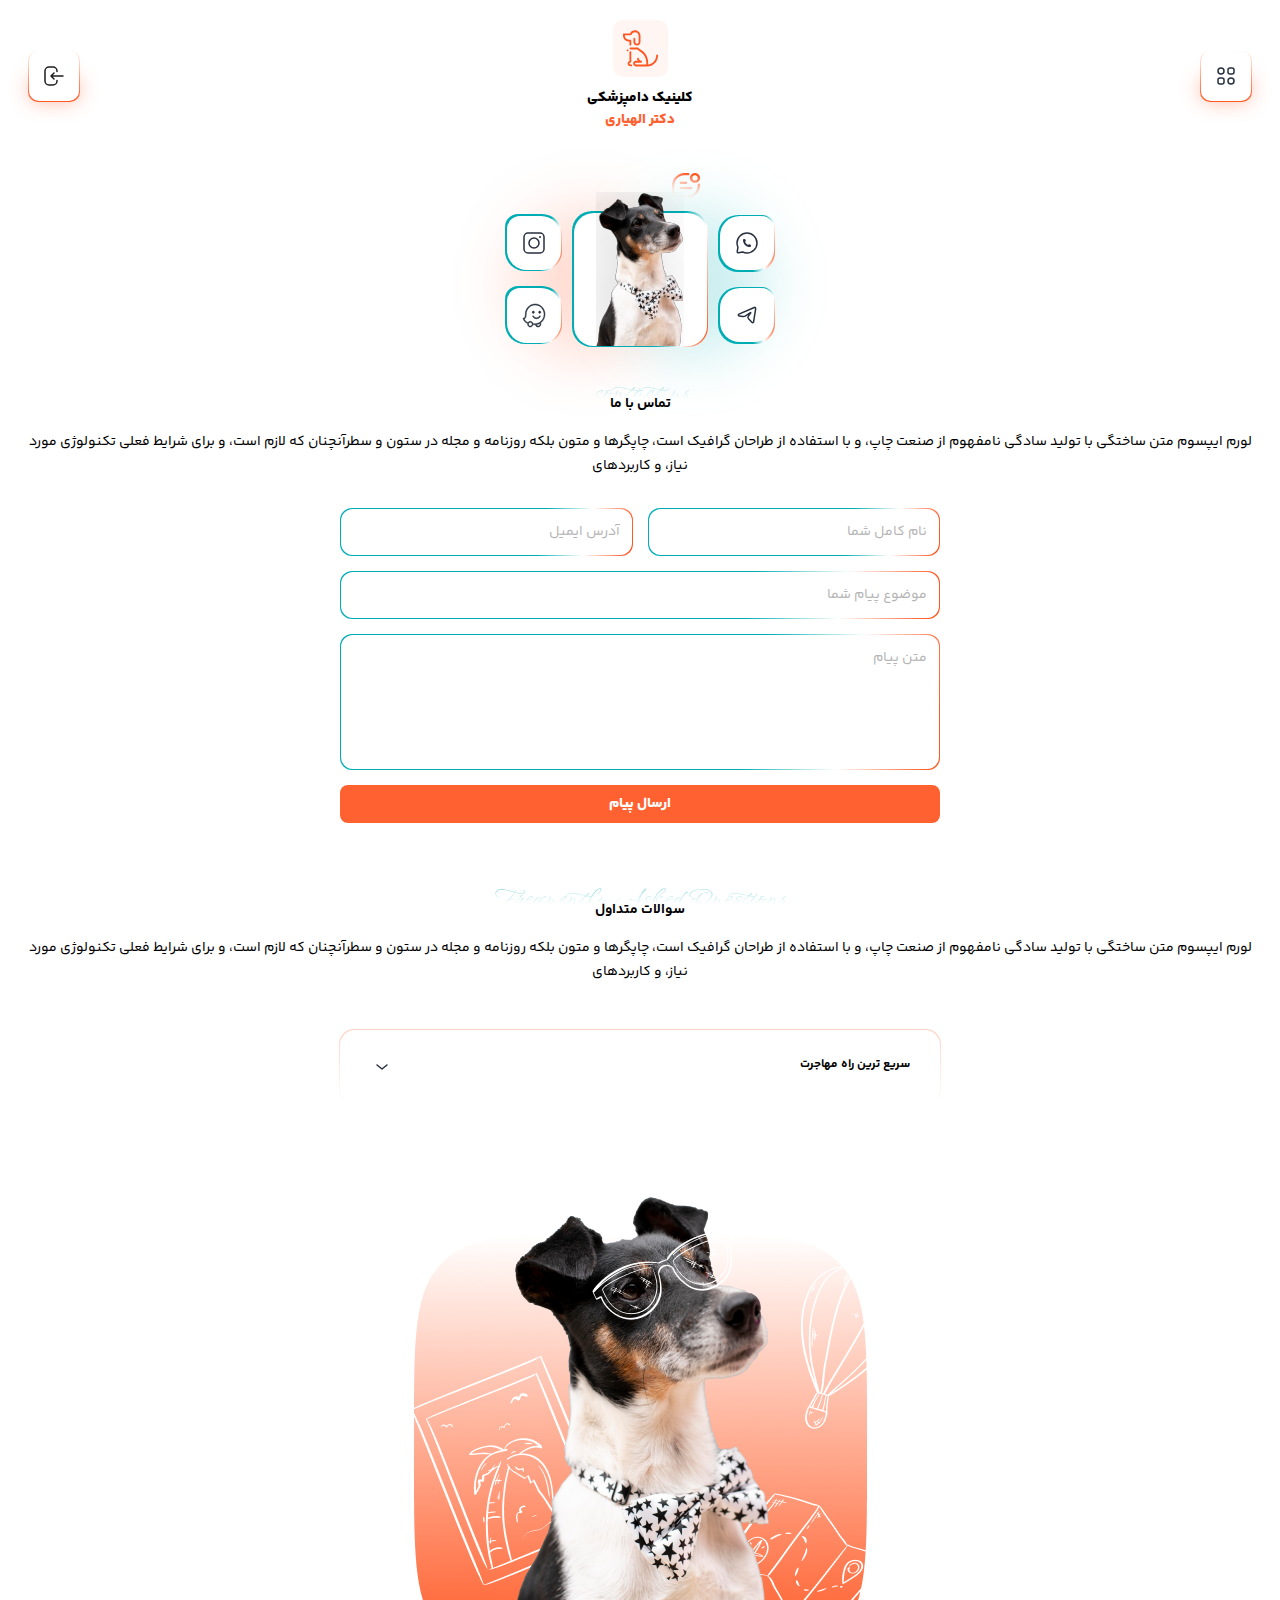
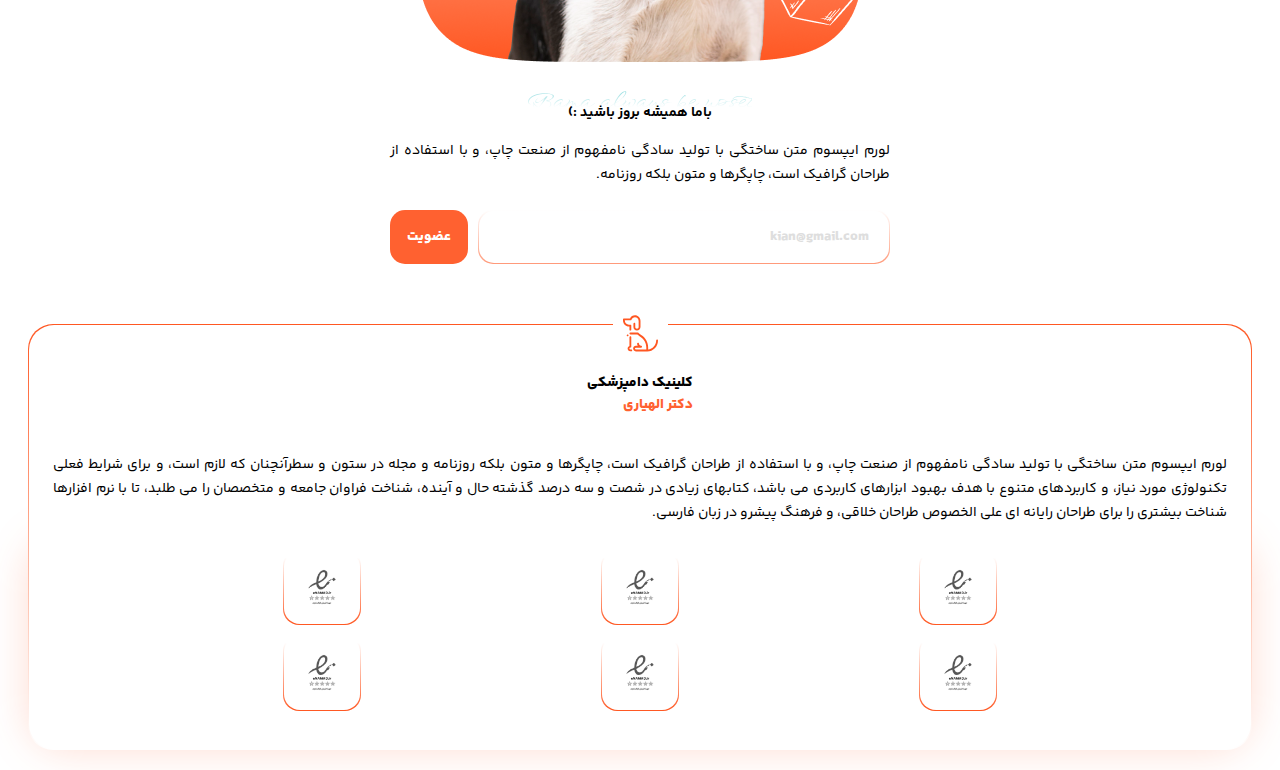
<file: contact.html>
<!DOCTYPE html>
<html lang="en" dir="rtl">
  <head>
    <meta charset="UTF-8" />
    <meta http-equiv="X-UA-Compatible" content="IE=edge" />
    <meta name="viewport" content="width=device-width, initial-scale=1.0" />
    <title>Document</title>
    <link rel="stylesheet" href="./styles/main.css" />
    <link rel="stylesheet" href="./styles/reset.css" />
    <link rel="stylesheet" href="./styles/contact.css" />
    <!-- windSong api font -->
    <link rel="preconnect" href="https://fonts.googleapis.com" />
    <link rel="preconnect" href="https://fonts.gstatic.com" crossorigin />
    <link
      href="https://fonts.googleapis.com/css2?family=WindSong&display=swap"
      rel="stylesheet"
    />
  </head>
  <body>
    <div class="container">
      <div class="header">
        <div class="navbar">
          <div>
            <div class="logo">
              <div class="logo-img">
                <svg
                  width="35"
                  height="37"
                  viewBox="0 0 35 37"
                  fill="none"
                  xmlns="http://www.w3.org/2000/svg"
                >
                  <path
                    d="M11.9632 0.268799C9.84666 0.268799 7.94493 1.48974 7.02468 3.3994H0.920249C0.398774 3.3994 0 3.83769 0 4.33859V5.46609C0 8.81584 2.66884 11.539 5.95106 11.539H6.44174V14.6696C6.44174 15.2018 6.84051 15.6088 7.36199 15.6088C7.88346 15.6088 8.28224 15.2018 8.28224 14.6696V10.5998C8.28224 10.3494 8.19009 10.099 8.00604 9.94249C7.82199 9.75466 7.60739 9.66062 7.36199 9.66062H5.95106C3.68111 9.66062 1.8405 7.78274 1.8405 5.46609V5.27777H7.48481C7.91426 5.34038 8.34335 5.08993 8.49672 4.65165C9.0182 3.14896 10.3988 2.14716 11.9632 2.14716C13.9878 2.14716 15.6442 3.83769 15.6442 5.90389V12.0086C15.6442 12.4782 15.4603 12.9166 15.1535 13.2296C14.8468 13.5427 14.4172 13.7304 13.9571 13.7304C13.0369 13.7304 12.27 12.9478 12.27 12.0086V8.75323C12.27 8.22103 11.8712 7.81405 11.3497 7.81405C10.8283 7.81405 10.4295 8.22103 10.4295 8.75323V12.0086C10.4295 13.9809 12.0246 15.6088 13.9571 15.6088C14.908 15.6088 15.7975 15.2336 16.4417 14.5449C17.0858 13.8561 17.4847 12.9478 17.4847 12.0086V5.90389C17.4847 2.80459 15.0001 0.268799 11.9632 0.268799ZM7.36199 17.6125C6.84051 17.6125 6.44174 18.0195 6.44174 18.5517C6.44174 19.0839 6.84051 19.4908 7.36199 19.4908H14.3867C14.9695 19.9917 16.4415 21.2126 17.2391 21.7135C20.9814 23.9675 23.313 28.1004 23.313 32.5458V34.5178H12.8835C12.362 34.5178 11.9632 34.1108 11.9632 33.5786C11.9632 33.0464 12.362 32.6394 12.8835 32.6394H18.0982C18.6197 32.6394 19.0185 32.2324 19.0185 31.7002C19.0185 31.168 18.6197 30.761 18.0982 30.761C16.9019 30.761 15.951 29.7905 15.951 28.5696C15.951 28.0374 15.5522 27.6304 15.0307 27.6304C14.5093 27.6304 14.1105 28.0374 14.1105 28.5696C14.1105 29.3836 14.3559 30.1349 14.724 30.761H12.8835C11.3497 30.761 10.1227 32.0133 10.1227 33.5786C10.1227 35.1439 11.3497 36.3961 12.8835 36.3961H24.2332C30.1842 36.3961 35 31.4812 35 25.4078C35 24.8756 34.6012 24.4686 34.0798 24.4686C33.5583 24.4686 33.1595 24.8756 33.1595 25.4078C33.1595 30.1037 29.632 33.9858 25.1535 34.4554V32.514C25.1535 27.4112 22.4844 22.6529 18.1899 20.0858C17.4537 19.6475 15.8896 18.3016 15.3375 17.832C15.1841 17.6755 14.9694 17.6125 14.724 17.6125H7.36199ZM4.6318 19.4597C4.38773 19.4597 4.15366 19.5586 3.98108 19.7347C3.8085 19.9109 3.71155 20.1498 3.71155 20.3988C3.71155 20.6479 3.8085 20.8868 3.98108 21.0629C4.15366 21.2391 4.38773 21.338 4.6318 21.338C4.87586 21.338 5.10993 21.2391 5.28251 21.0629C5.45509 20.8868 5.55205 20.6479 5.55205 20.3988C5.55205 20.1498 5.45509 19.9109 5.28251 19.7347C5.10993 19.5586 4.87586 19.4597 4.6318 19.4597ZM7.36199 21.338C6.84051 21.338 6.44174 21.745 6.44174 22.2772V30.8864C5.36812 31.262 4.60124 32.3264 4.60124 33.5474C4.60124 35.1127 5.82824 36.3649 7.36199 36.3649H8.28224C8.80371 36.3649 9.20249 35.958 9.20249 35.4258C9.20249 34.8935 8.80371 34.4866 8.28224 34.4866H7.36199C6.84051 34.4866 6.44174 34.0796 6.44174 33.5474C6.44174 33.0152 6.84051 32.6082 7.36199 32.6082C7.88346 32.6082 8.28224 32.2012 8.28224 31.669V22.2772C8.28224 21.745 7.88346 21.338 7.36199 21.338Z"
                    fill="#FF5722"
                  />
                </svg>
              </div>
              <div>
                <span
                  >کلینیک دامپزشکی<br />
                  <span> دکتر الهیاری </span>
                </span>
              </div>
            </div>
            <ul class="navbar-link">
              <li>
                <a href="">
                  <svg
                    width="20"
                    height="20"
                    viewBox="0 0 20 20"
                    fill="none"
                    xmlns="http://www.w3.org/2000/svg"
                  >
                    <g clip-path="url(#clip0_167_4132)">
                      <path
                        d="M6.6665 13.3333C9.30945 14.4546 10.7801 14.4343 13.3332 13.3333M13.4835 18.3333H6.51621C4.59226 18.3333 3.03259 16.845 3.03259 15.009V10.9442C3.03259 10.354 2.7869 9.78798 2.34958 9.37065C1.33634 8.40374 1.46806 6.8017 2.62693 5.99742L7.95087 2.30249C9.1724 1.45471 10.8273 1.45471 12.0488 2.30249L17.3727 5.99742C18.5316 6.8017 18.6633 8.40374 17.6501 9.37065C17.2128 9.78798 16.9671 10.354 16.9671 10.9442V15.009C16.9671 16.845 15.4074 18.3333 13.4835 18.3333Z"
                        stroke="#28303F"
                        stroke-width="1.5"
                        stroke-linecap="round"
                      />
                    </g>
                    <defs>
                      <clipPath id="clip0_167_4132">
                        <rect width="20" height="20" fill="white" />
                      </clipPath>
                    </defs>
                  </svg>

                  <span>صفحه اصلی</span>
                </a>
              </li>
              <li>
                <a href="#">
                  <svg
                    width="18"
                    height="19"
                    viewBox="0 0 18 19"
                    fill="none"
                    xmlns="http://www.w3.org/2000/svg"
                  >
                    <path
                      d="M16.5 7.65988V5.56918C16.5 3.72172 15.0076 2.22406 13.1667 2.22406H4.83333C2.99238 2.22406 1.5 3.72172 1.5 5.56918V14.3501C1.5 16.1976 2.99238 17.6952 4.83333 17.6952H6.5M5.66667 0.969635V3.47848M12.3333 6.8236H5.66667M10.6667 10.1687H5.66667M7.33333 13.5138H5.66667M12.3333 0.969635V3.47848M9 17.6952L11.5506 16.9655C11.6874 16.9264 11.8119 16.8529 11.9125 16.752L16.0915 12.5582C16.6362 12.0116 16.6362 11.1253 16.0915 10.5787C15.5468 10.0321 14.6636 10.0321 14.1189 10.5787L9.9399 14.7725C9.83936 14.8734 9.76613 14.9984 9.72714 15.1356L9 17.6952Z"
                      stroke="#28303F"
                      stroke-width="1.5"
                      stroke-linecap="round"
                    />
                  </svg>
                  <span>مقالات</span>
                </a>
              </li>
              <li>
                <a href="">
                  <svg
                    width="20"
                    height="20"
                    viewBox="0 0 20 20"
                    fill="none"
                    xmlns="http://www.w3.org/2000/svg"
                  >
                    <path
                      d="M18.3334 8.33332V15C18.3334 16.8409 16.841 18.3333 15 18.3333H5.00002C3.15907 18.3333 1.66669 16.8409 1.66669 15V8.33332M18.3334 8.33332C18.3334 6.49237 16.841 4.99999 15 4.99999H5.00002C3.15907 4.99999 1.66669 6.49237 1.66669 8.33332M18.3334 8.33332C18.3334 8.33332 15.6978 10.6372 10 10.4842C4.3022 10.3313 1.66669 8.33332 1.66669 8.33332M6.66669 4.99999V4.16666C6.66669 2.78594 7.78598 1.66666 9.16669 1.66666H10.8334C12.2141 1.66666 13.3334 2.78594 13.3334 4.16666V4.99999M6.66669 8.89726V11.3973M13.3334 8.89726V11.3973"
                      stroke="#28303F"
                      stroke-width="1.5"
                      stroke-linecap="round"
                    />
                  </svg>
                  <span>خدمات کلینیک</span>
                </a>
                <div>
                  <svg
                    width="12"
                    height="6"
                    viewBox="0 0 12 6"
                    fill="none"
                    xmlns="http://www.w3.org/2000/svg"
                  >
                    <path
                      d="M1 1L6 5L11 1"
                      stroke="#28303F"
                      stroke-width="1.5"
                      stroke-linecap="round"
                      stroke-linejoin="round"
                    />
                  </svg>
                  <div class="navbar-dropdown-menu">
                    <div>
                      <a href="#">نمونه ازمایشی برای منوی dropdown</a>
                      <a href="#">نمونه ازمایشی برای منوی dropdown</a>
                      <a href="#">نمونه ازمایشی برای منوی dropdown</a>
                      <a href="#">نمونه ازمایشی برای منوی dropdown</a>
                    </div>
                  </div>
                </div>
              </li>
              <li>
                <a href="">
                  <svg
                    width="20"
                    height="17"
                    viewBox="0 0 20 17"
                    fill="none"
                    xmlns="http://www.w3.org/2000/svg"
                  >
                    <path
                      d="M6.66663 10.005H13.3333M6.66663 6.6599H9.99996M18.3053 7.67733C18.3238 7.89323 18.3333 8.11173 18.3333 8.33246C18.3333 12.4892 14.9754 15.859 10.8333 15.859H4.99996C3.15901 15.859 1.66663 14.3613 1.66663 12.5139V8.33246C1.66663 4.17568 5.02449 0.805939 9.16663 0.805939H10.8333C11.0532 0.805939 11.271 0.81544 11.4861 0.834056M18.3333 3.31478C18.3333 4.70037 17.214 5.82362 15.8333 5.82362C14.4526 5.82362 13.3333 4.70037 13.3333 3.31478C13.3333 1.92918 14.4526 0.805939 15.8333 0.805939C17.214 0.805939 18.3333 1.92918 18.3333 3.31478Z"
                      stroke="#28303F"
                      stroke-width="1.5"
                      stroke-linecap="round"
                    />
                  </svg>
                  <span>صفحه تماس با ما</span>
                </a>
              </li>
              <li>
                <a href="">
                  <svg
                    width="20"
                    height="19"
                    viewBox="0 0 20 19"
                    fill="none"
                    xmlns="http://www.w3.org/2000/svg"
                  >
                    <path
                      d="M9.99996 15.1864V17.6952M9.99996 17.6952H7.49996M9.99996 17.6952H12.5M11.6666 5.98732C11.6666 5.06359 10.9204 4.31476 9.99996 4.31476C9.07949 4.31476 8.33329 5.06359 8.33329 5.98732C8.33329 6.91105 9.07949 7.65988 9.99996 7.65988C10.9204 7.65988 11.6666 6.91105 11.6666 5.98732ZM4.99996 15.1864H15C16.8409 15.1864 18.3333 13.6887 18.3333 11.8413V4.31476C18.3333 2.4673 16.8409 0.969635 15 0.969635H4.99996C3.15901 0.969635 1.66663 2.4673 1.66663 4.31476V11.8413C1.66663 13.6887 3.15901 15.1864 4.99996 15.1864ZM7.91663 11.8413H12.0833C12.7736 11.8413 13.3333 11.2797 13.3333 10.5869C13.3333 9.89406 12.7736 9.33244 12.0833 9.33244H7.91663C7.22627 9.33244 6.66663 9.89406 6.66663 10.5869C6.66663 11.2797 7.22627 11.8413 7.91663 11.8413Z"
                      stroke="#28303F"
                      stroke-width="1.5"
                      stroke-linecap="round"
                    />
                  </svg>
                  <span>صفحه درباره ما</span>
                </a>
              </li>
            </ul>
          </div>
          <button class="auth-btn btn-style-primary">
            <span> ورود/عضویت </span>
            <svg
              width="24"
              height="24"
              viewBox="0 0 24 24"
              fill="none"
              xmlns="http://www.w3.org/2000/svg"
            >
              <path
                d="M12 9L9 12M9 12L12 15M9 12H21"
                stroke="white"
                stroke-width="1.5"
                stroke-linecap="round"
                stroke-linejoin="round"
              />
              <path
                d="M15 7.5V7C15 4.79086 13.2091 3 11 3H7C4.79086 3 3 4.79086 3 7V17C3 19.2091 4.79086 21 7 21H11C13.2091 21 15 19.2091 15 17V16.5"
                stroke="white"
                stroke-width="1.5"
                stroke-linecap="round"
                stroke-linejoin="round"
              />
            </svg>
          </button>
        </div>
        <div class="mobile-navbar">
          <div>
            <button id="menu-mobile-toggle">
              <svg
                width="24"
                height="24"
                viewBox="0 0 24 24"
                fill="none"
                xmlns="http://www.w3.org/2000/svg"
              >
                <path
                  d="M10 7C10 8.65685 8.65685 10 7 10C5.34315 10 4 8.65685 4 7C4 5.34315 5.34315 4 7 4C8.65685 4 10 5.34315 10 7Z"
                  stroke="#28303F"
                  stroke-width="1.5"
                />
                <path
                  d="M20 17C20 18.6569 18.6569 20 17 20C15.3431 20 14 18.6569 14 17C14 15.3431 15.3431 14 17 14C18.6569 14 20 15.3431 20 17Z"
                  stroke="#28303F"
                  stroke-width="1.5"
                />
                <path
                  d="M14 6C14 4.89543 14.8954 4 16 4H18C19.1046 4 20 4.89543 20 6V8C20 9.10457 19.1046 10 18 10H16C14.8954 10 14 9.10457 14 8V6Z"
                  stroke="#28303F"
                  stroke-width="1.5"
                />
                <path
                  d="M4 16C4 14.8954 4.89543 14 6 14H8C9.10457 14 10 14.8954 10 16V18C10 19.1046 9.10457 20 8 20H6C4.89543 20 4 19.1046 4 18V16Z"
                  stroke="#28303F"
                  stroke-width="1.5"
                />
              </svg>
            </button>
          </div>
          <div class="logo">
            <div class="logo-img">
              <svg
                width="35"
                height="37"
                viewBox="0 0 35 37"
                fill="none"
                xmlns="http://www.w3.org/2000/svg"
              >
                <path
                  d="M11.9632 0.268799C9.84666 0.268799 7.94493 1.48974 7.02468 3.3994H0.920249C0.398774 3.3994 0 3.83769 0 4.33859V5.46609C0 8.81584 2.66884 11.539 5.95106 11.539H6.44174V14.6696C6.44174 15.2018 6.84051 15.6088 7.36199 15.6088C7.88346 15.6088 8.28224 15.2018 8.28224 14.6696V10.5998C8.28224 10.3494 8.19009 10.099 8.00604 9.94249C7.82199 9.75466 7.60739 9.66062 7.36199 9.66062H5.95106C3.68111 9.66062 1.8405 7.78274 1.8405 5.46609V5.27777H7.48481C7.91426 5.34038 8.34335 5.08993 8.49672 4.65165C9.0182 3.14896 10.3988 2.14716 11.9632 2.14716C13.9878 2.14716 15.6442 3.83769 15.6442 5.90389V12.0086C15.6442 12.4782 15.4603 12.9166 15.1535 13.2296C14.8468 13.5427 14.4172 13.7304 13.9571 13.7304C13.0369 13.7304 12.27 12.9478 12.27 12.0086V8.75323C12.27 8.22103 11.8712 7.81405 11.3497 7.81405C10.8283 7.81405 10.4295 8.22103 10.4295 8.75323V12.0086C10.4295 13.9809 12.0246 15.6088 13.9571 15.6088C14.908 15.6088 15.7975 15.2336 16.4417 14.5449C17.0858 13.8561 17.4847 12.9478 17.4847 12.0086V5.90389C17.4847 2.80459 15.0001 0.268799 11.9632 0.268799ZM7.36199 17.6125C6.84051 17.6125 6.44174 18.0195 6.44174 18.5517C6.44174 19.0839 6.84051 19.4908 7.36199 19.4908H14.3867C14.9695 19.9917 16.4415 21.2126 17.2391 21.7135C20.9814 23.9675 23.313 28.1004 23.313 32.5458V34.5178H12.8835C12.362 34.5178 11.9632 34.1108 11.9632 33.5786C11.9632 33.0464 12.362 32.6394 12.8835 32.6394H18.0982C18.6197 32.6394 19.0185 32.2324 19.0185 31.7002C19.0185 31.168 18.6197 30.761 18.0982 30.761C16.9019 30.761 15.951 29.7905 15.951 28.5696C15.951 28.0374 15.5522 27.6304 15.0307 27.6304C14.5093 27.6304 14.1105 28.0374 14.1105 28.5696C14.1105 29.3836 14.3559 30.1349 14.724 30.761H12.8835C11.3497 30.761 10.1227 32.0133 10.1227 33.5786C10.1227 35.1439 11.3497 36.3961 12.8835 36.3961H24.2332C30.1842 36.3961 35 31.4812 35 25.4078C35 24.8756 34.6012 24.4686 34.0798 24.4686C33.5583 24.4686 33.1595 24.8756 33.1595 25.4078C33.1595 30.1037 29.632 33.9858 25.1535 34.4554V32.514C25.1535 27.4112 22.4844 22.6529 18.1899 20.0858C17.4537 19.6475 15.8896 18.3016 15.3375 17.832C15.1841 17.6755 14.9694 17.6125 14.724 17.6125H7.36199ZM4.6318 19.4597C4.38773 19.4597 4.15366 19.5586 3.98108 19.7347C3.8085 19.9109 3.71155 20.1498 3.71155 20.3988C3.71155 20.6479 3.8085 20.8868 3.98108 21.0629C4.15366 21.2391 4.38773 21.338 4.6318 21.338C4.87586 21.338 5.10993 21.2391 5.28251 21.0629C5.45509 20.8868 5.55205 20.6479 5.55205 20.3988C5.55205 20.1498 5.45509 19.9109 5.28251 19.7347C5.10993 19.5586 4.87586 19.4597 4.6318 19.4597ZM7.36199 21.338C6.84051 21.338 6.44174 21.745 6.44174 22.2772V30.8864C5.36812 31.262 4.60124 32.3264 4.60124 33.5474C4.60124 35.1127 5.82824 36.3649 7.36199 36.3649H8.28224C8.80371 36.3649 9.20249 35.958 9.20249 35.4258C9.20249 34.8935 8.80371 34.4866 8.28224 34.4866H7.36199C6.84051 34.4866 6.44174 34.0796 6.44174 33.5474C6.44174 33.0152 6.84051 32.6082 7.36199 32.6082C7.88346 32.6082 8.28224 32.2012 8.28224 31.669V22.2772C8.28224 21.745 7.88346 21.338 7.36199 21.338Z"
                  fill="#FF5722"
                />
              </svg>
            </div>
            <div>
              <span
                >کلینیک دامپزشکی<br />
                <span> دکتر الهیاری </span>
              </span>
            </div>
          </div>
          <div>
            <button>
              <svg
                width="24"
                height="24"
                viewBox="0 0 24 24"
                fill="none"
                xmlns="http://www.w3.org/2000/svg"
              >
                <path
                  d="M12 9L9 12M9 12L12 15M9 12H21"
                  stroke="#1E1E1E"
                  stroke-width="1.5"
                  stroke-linecap="round"
                  stroke-linejoin="round"
                />
                <path
                  d="M15 7.5V7C15 4.79086 13.2091 3 11 3H7C4.79086 3 3 4.79086 3 7V17C3 19.2091 4.79086 21 7 21H11C13.2091 21 15 19.2091 15 17V16.5"
                  stroke="#1E1E1E"
                  stroke-width="1.5"
                  stroke-linecap="round"
                  stroke-linejoin="round"
                />
              </svg>
            </button>
          </div>
        </div>
        <div class="mobile-sliding-menu">
          <div class="mobile-sliding-menu-container">
            <div class="menu-sliding-logo">
              <div class="logo-img">
                <svg
                  width="35"
                  height="37"
                  viewBox="0 0 35 37"
                  fill="none"
                  xmlns="http://www.w3.org/2000/svg"
                >
                  <path
                    d="M11.9632 0.268799C9.84666 0.268799 7.94493 1.48974 7.02468 3.39941H0.920249C0.398774 3.39941 0 3.83769 0 4.33859V5.46609C0 8.81584 2.66884 11.539 5.95106 11.539H6.44174V14.6696C6.44174 15.2018 6.84051 15.6088 7.36199 15.6088C7.88346 15.6088 8.28224 15.2018 8.28224 14.6696V10.5998C8.28224 10.3494 8.19009 10.099 8.00604 9.94249C7.82199 9.75466 7.60739 9.66062 7.36199 9.66062H5.95106C3.68111 9.66062 1.8405 7.78274 1.8405 5.46609V5.27777H7.48481C7.91426 5.34038 8.34335 5.08993 8.49672 4.65165C9.0182 3.14896 10.3988 2.14716 11.9632 2.14716C13.9878 2.14716 15.6442 3.83769 15.6442 5.90389V12.0086C15.6442 12.4782 15.4603 12.9166 15.1535 13.2296C14.8468 13.5427 14.4172 13.7304 13.9571 13.7304C13.0369 13.7304 12.27 12.9478 12.27 12.0086V8.75323C12.27 8.22103 11.8712 7.81405 11.3497 7.81405C10.8283 7.81405 10.4295 8.22103 10.4295 8.75323V12.0086C10.4295 13.9809 12.0246 15.6088 13.9571 15.6088C14.908 15.6088 15.7975 15.2336 16.4417 14.5449C17.0858 13.8561 17.4847 12.9478 17.4847 12.0086V5.90389C17.4847 2.80459 15.0001 0.268799 11.9632 0.268799ZM7.36199 17.6125C6.84051 17.6125 6.44174 18.0195 6.44174 18.5517C6.44174 19.0839 6.84051 19.4908 7.36199 19.4908H14.3867C14.9695 19.9917 16.4415 21.2126 17.2391 21.7135C20.9814 23.9675 23.313 28.1004 23.313 32.5458V34.5178H12.8835C12.362 34.5178 11.9632 34.1108 11.9632 33.5786C11.9632 33.0464 12.362 32.6394 12.8835 32.6394H18.0982C18.6197 32.6394 19.0185 32.2324 19.0185 31.7002C19.0185 31.168 18.6197 30.761 18.0982 30.761C16.9019 30.761 15.951 29.7905 15.951 28.5696C15.951 28.0374 15.5522 27.6304 15.0307 27.6304C14.5093 27.6304 14.1105 28.0374 14.1105 28.5696C14.1105 29.3836 14.3559 30.1349 14.724 30.761H12.8835C11.3497 30.761 10.1227 32.0133 10.1227 33.5786C10.1227 35.1439 11.3497 36.3961 12.8835 36.3961H24.2332C30.1842 36.3961 35 31.4812 35 25.4078C35 24.8756 34.6012 24.4686 34.0798 24.4686C33.5583 24.4686 33.1595 24.8756 33.1595 25.4078C33.1595 30.1037 29.632 33.9858 25.1535 34.4554V32.514C25.1535 27.4112 22.4844 22.6529 18.1899 20.0858C17.4537 19.6475 15.8896 18.3016 15.3375 17.832C15.1841 17.6755 14.9694 17.6125 14.724 17.6125H7.36199ZM4.6318 19.4597C4.38773 19.4597 4.15366 19.5586 3.98108 19.7347C3.8085 19.9109 3.71155 20.1498 3.71155 20.3988C3.71155 20.6479 3.8085 20.8868 3.98108 21.0629C4.15366 21.2391 4.38773 21.338 4.6318 21.338C4.87586 21.338 5.10993 21.2391 5.28251 21.0629C5.45509 20.8868 5.55205 20.6479 5.55205 20.3988C5.55205 20.1498 5.45509 19.9109 5.28251 19.7347C5.10993 19.5586 4.87586 19.4597 4.6318 19.4597ZM7.36199 21.338C6.84051 21.338 6.44174 21.745 6.44174 22.2772V30.8864C5.36812 31.262 4.60124 32.3265 4.60124 33.5474C4.60124 35.1127 5.82824 36.3649 7.36199 36.3649H8.28224C8.80371 36.3649 9.20249 35.958 9.20249 35.4258C9.20249 34.8935 8.80371 34.4866 8.28224 34.4866H7.36199C6.84051 34.4866 6.44174 34.0796 6.44174 33.5474C6.44174 33.0152 6.84051 32.6082 7.36199 32.6082C7.88346 32.6082 8.28224 32.2012 8.28224 31.669V22.2772C8.28224 21.745 7.88346 21.338 7.36199 21.338Z"
                    fill="#FF5722"
                  />
                </svg>
              </div>
              <div>
                <span
                  >کلینیک دامپزشکی<br />
                  <span> دکتر الهیاری </span>
                </span>
              </div>
            </div>
            <ul>
              <li>
                <a href="index.html">
                  <svg
                    width="20"
                    height="20"
                    viewBox="0 0 20 20"
                    fill="none"
                    xmlns="http://www.w3.org/2000/svg"
                  >
                    <g clip-path="url(#clip0_167_4132)">
                      <path
                        d="M6.6665 13.3333C9.30945 14.4546 10.7801 14.4343 13.3332 13.3333M13.4835 18.3333H6.51621C4.59226 18.3333 3.03259 16.845 3.03259 15.009V10.9442C3.03259 10.354 2.7869 9.78798 2.34958 9.37065C1.33634 8.40374 1.46806 6.8017 2.62693 5.99742L7.95087 2.30249C9.1724 1.45471 10.8273 1.45471 12.0488 2.30249L17.3727 5.99742C18.5316 6.8017 18.6633 8.40374 17.6501 9.37065C17.2128 9.78798 16.9671 10.354 16.9671 10.9442V15.009C16.9671 16.845 15.4074 18.3333 13.4835 18.3333Z"
                        stroke="#28303F"
                        stroke-width="1.5"
                        stroke-linecap="round"
                      />
                    </g>
                    <defs>
                      <clipPath id="clip0_167_4132">
                        <rect width="20" height="20" fill="white" />
                      </clipPath>
                    </defs>
                  </svg>
                  <span>صفحه اصلی</span>
                </a>
              </li>
              <li>
                <a href="blogs.html">
                  <svg
                    width="18"
                    height="19"
                    viewBox="0 0 18 19"
                    fill="none"
                    xmlns="http://www.w3.org/2000/svg"
                  >
                    <path
                      d="M16.5 7.65988V5.56918C16.5 3.72172 15.0076 2.22406 13.1667 2.22406H4.83333C2.99238 2.22406 1.5 3.72172 1.5 5.56918V14.3501C1.5 16.1976 2.99238 17.6952 4.83333 17.6952H6.5M5.66667 0.969635V3.47848M12.3333 6.8236H5.66667M10.6667 10.1687H5.66667M7.33333 13.5138H5.66667M12.3333 0.969635V3.47848M9 17.6952L11.5506 16.9655C11.6874 16.9264 11.8119 16.8529 11.9125 16.752L16.0915 12.5582C16.6362 12.0116 16.6362 11.1253 16.0915 10.5787C15.5468 10.0321 14.6636 10.0321 14.1189 10.5787L9.9399 14.7725C9.83936 14.8734 9.76613 14.9984 9.72714 15.1356L9 17.6952Z"
                      stroke="#28303F"
                      stroke-width="1.5"
                      stroke-linecap="round"
                    />
                  </svg>
                  <span>مقالات</span>
                </a>
              </li>
              <li>
                <div id="submenu-child">
                  <svg
                    width="20"
                    height="20"
                    viewBox="0 0 20 20"
                    fill="none"
                    xmlns="http://www.w3.org/2000/svg"
                  >
                    <path
                      d="M18.3334 8.33332V15C18.3334 16.8409 16.841 18.3333 15 18.3333H5.00002C3.15907 18.3333 1.66669 16.8409 1.66669 15V8.33332M18.3334 8.33332C18.3334 6.49237 16.841 4.99999 15 4.99999H5.00002C3.15907 4.99999 1.66669 6.49237 1.66669 8.33332M18.3334 8.33332C18.3334 8.33332 15.6978 10.6372 10 10.4842C4.3022 10.3313 1.66669 8.33332 1.66669 8.33332M6.66669 4.99999V4.16666C6.66669 2.78594 7.78598 1.66666 9.16669 1.66666H10.8334C12.2141 1.66666 13.3334 2.78594 13.3334 4.16666V4.99999M6.66669 8.89726V11.3973M13.3334 8.89726V11.3973"
                      stroke="#28303F"
                      stroke-width="1.5"
                      stroke-linecap="round"
                    />
                  </svg>
                  <span>خدمات کلینیک</span>
                  <svg
                    width="12"
                    height="6"
                    viewBox="0 0 12 6"
                    fill="none"
                    xmlns="http://www.w3.org/2000/svg"
                  >
                    <path
                      d="M1 1L6 5L11 1"
                      stroke="#28303F"
                      stroke-width="1.5"
                      stroke-linecap="round"
                      stroke-linejoin="round"
                    />
                  </svg>
                </div>
                <div class="mobile-menu-submenu">
                  <ul>
                    <li>
                      <a href="./services.html">
                        <svg
                          width="20"
                          height="20"
                          viewBox="0 0 20 20"
                          fill="none"
                          xmlns="http://www.w3.org/2000/svg"
                        >
                          <path
                            d="M18.3334 8.33332V15C18.3334 16.8409 16.841 18.3333 15 18.3333H5.00002C3.15907 18.3333 1.66669 16.8409 1.66669 15V8.33332M18.3334 8.33332C18.3334 6.49237 16.841 4.99999 15 4.99999H5.00002C3.15907 4.99999 1.66669 6.49237 1.66669 8.33332M18.3334 8.33332C18.3334 8.33332 15.6978 10.6372 10 10.4842C4.3022 10.3313 1.66669 8.33332 1.66669 8.33332M6.66669 4.99999V4.16666C6.66669 2.78594 7.78598 1.66666 9.16669 1.66666H10.8334C12.2141 1.66666 13.3334 2.78594 13.3334 4.16666V4.99999M6.66669 8.89726V11.3973M13.3334 8.89726V11.3973"
                            stroke="#28303F"
                            stroke-width="1.5"
                            stroke-linecap="round"
                          />
                        </svg>
                        <span>زیر منوی برای مثال</span>
                      </a>
                    </li>
                    <li>
                      <a href="#">
                        <svg
                          width="20"
                          height="20"
                          viewBox="0 0 20 20"
                          fill="none"
                          xmlns="http://www.w3.org/2000/svg"
                        >
                          <path
                            d="M18.3334 8.33332V15C18.3334 16.8409 16.841 18.3333 15 18.3333H5.00002C3.15907 18.3333 1.66669 16.8409 1.66669 15V8.33332M18.3334 8.33332C18.3334 6.49237 16.841 4.99999 15 4.99999H5.00002C3.15907 4.99999 1.66669 6.49237 1.66669 8.33332M18.3334 8.33332C18.3334 8.33332 15.6978 10.6372 10 10.4842C4.3022 10.3313 1.66669 8.33332 1.66669 8.33332M6.66669 4.99999V4.16666C6.66669 2.78594 7.78598 1.66666 9.16669 1.66666H10.8334C12.2141 1.66666 13.3334 2.78594 13.3334 4.16666V4.99999M6.66669 8.89726V11.3973M13.3334 8.89726V11.3973"
                            stroke="#28303F"
                            stroke-width="1.5"
                            stroke-linecap="round"
                          />
                        </svg>
                        <span>زیر منوی برای مثال</span>
                      </a>
                    </li>
                  </ul>
                </div>
              </li>
              <li>
                <a href="./contact.html">
                  <svg
                    width="20"
                    height="17"
                    viewBox="0 0 20 17"
                    fill="none"
                    xmlns="http://www.w3.org/2000/svg"
                  >
                    <path
                      d="M6.66663 10.005H13.3333M6.66663 6.6599H9.99996M18.3053 7.67733C18.3238 7.89323 18.3333 8.11173 18.3333 8.33246C18.3333 12.4892 14.9754 15.859 10.8333 15.859H4.99996C3.15901 15.859 1.66663 14.3613 1.66663 12.5139V8.33246C1.66663 4.17568 5.02449 0.805939 9.16663 0.805939H10.8333C11.0532 0.805939 11.271 0.81544 11.4861 0.834056M18.3333 3.31478C18.3333 4.70037 17.214 5.82362 15.8333 5.82362C14.4526 5.82362 13.3333 4.70037 13.3333 3.31478C13.3333 1.92918 14.4526 0.805939 15.8333 0.805939C17.214 0.805939 18.3333 1.92918 18.3333 3.31478Z"
                      stroke="#28303F"
                      stroke-width="1.5"
                      stroke-linecap="round"
                    />
                  </svg>
                  <span>صفحه تماس با ما</span>
                </a>
              </li>
              <li>
                <a href="./blog-page.html">
                  <svg
                    width="20"
                    height="19"
                    viewBox="0 0 20 19"
                    fill="none"
                    xmlns="http://www.w3.org/2000/svg"
                  >
                    <path
                      d="M9.99996 15.1864V17.6952M9.99996 17.6952H7.49996M9.99996 17.6952H12.5M11.6666 5.98732C11.6666 5.06359 10.9204 4.31476 9.99996 4.31476C9.07949 4.31476 8.33329 5.06359 8.33329 5.98732C8.33329 6.91105 9.07949 7.65988 9.99996 7.65988C10.9204 7.65988 11.6666 6.91105 11.6666 5.98732ZM4.99996 15.1864H15C16.8409 15.1864 18.3333 13.6887 18.3333 11.8413V4.31476C18.3333 2.4673 16.8409 0.969635 15 0.969635H4.99996C3.15901 0.969635 1.66663 2.4673 1.66663 4.31476V11.8413C1.66663 13.6887 3.15901 15.1864 4.99996 15.1864ZM7.91663 11.8413H12.0833C12.7736 11.8413 13.3333 11.2797 13.3333 10.5869C13.3333 9.89406 12.7736 9.33244 12.0833 9.33244H7.91663C7.22627 9.33244 6.66663 9.89406 6.66663 10.5869C6.66663 11.2797 7.22627 11.8413 7.91663 11.8413Z"
                      stroke="#28303F"
                      stroke-width="1.5"
                      stroke-linecap="round"
                    />
                  </svg>
                  <span>صفحه درباره ما</span>
                </a>
              </li>
            </ul>
            <div class="header-social-media-mobile">
              <a href="#">
                <div>
                  <div>
                    <svg
                      width="19"
                      height="19"
                      viewBox="0 0 19 19"
                      fill="none"
                      xmlns="http://www.w3.org/2000/svg"
                    >
                      <g clip-path="url(#clip0_351_246)">
                        <path
                          d="M9.16811 17.243C13.3838 17.243 16.8014 13.8255 16.8014 9.60975C16.8014 5.39403 13.3838 1.97651 9.16811 1.97651C4.95239 1.97651 1.53487 5.39403 1.53487 9.60975C1.53487 10.7635 1.79083 11.8574 2.24905 12.8379L1.75786 15.8675C1.64835 16.5429 2.23439 17.1264 2.90937 17.0139L5.90858 16.514C6.89707 16.9815 8.00206 17.243 9.16811 17.243Z"
                          stroke="#28303F"
                          stroke-width="1.5"
                          stroke-linecap="square"
                          stroke-linejoin="round"
                        />
                        <path
                          d="M12.2213 11.9845V11.6516C12.2213 11.238 11.9695 10.8661 11.5855 10.7124L11.2294 10.57C10.8313 10.4108 10.3776 10.5833 10.1858 10.9668C10.1858 10.9668 9.33767 10.7971 8.65916 10.1186C7.98065 9.44013 7.81102 8.59199 7.81102 8.59199C8.19454 8.40023 8.36704 7.94651 8.2078 7.54839L8.06535 7.19228C7.91175 6.80826 7.53982 6.55646 7.12622 6.55646H6.79326C6.41853 6.55646 6.11475 6.86024 6.11475 7.23497C6.11475 10.2328 8.54498 12.6631 11.5428 12.6631C11.9176 12.6631 12.2213 12.3593 12.2213 11.9845Z"
                          fill="#28303F"
                        />
                      </g>
                      <defs>
                        <clipPath id="clip0_351_246">
                          <rect
                            width="18.3198"
                            height="18.3198"
                            fill="white"
                            transform="translate(0.00817871 0.44986)"
                          />
                        </clipPath>
                      </defs>
                    </svg>
                  </div>
                </div>
              </a>
              <a href="">
                <div>
                  <div>
                    <svg
                      width="19"
                      height="19"
                      viewBox="0 0 19 19"
                      fill="none"
                      xmlns="http://www.w3.org/2000/svg"
                    >
                      <path
                        d="M3.13919 8.91909L14.8857 3.84252C15.4381 3.60379 16.0367 4.06833 15.9425 4.66269L14.3364 14.7966C14.2372 15.4225 13.4625 15.6619 13.0274 15.2011L10.4828 12.4874C9.96591 11.9399 9.9254 11.0973 10.3874 10.5027L12.1573 8.02941C12.2637 7.89249 12.0957 7.71237 11.9517 7.80897L8.25163 10.2912C7.62374 10.7124 6.86189 10.8857 6.11358 10.7774L3.33274 10.3752C2.57096 10.2651 2.43263 9.22445 3.13919 8.91909Z"
                        stroke="#28303F"
                        stroke-width="1.5"
                        stroke-linecap="round"
                        stroke-linejoin="round"
                      />
                    </svg>
                  </div>
                </div>
              </a>
              <a href="">
                <div>
                  <div>
                    <svg
                      width="19"
                      height="20"
                      viewBox="0 0 19 20"
                      fill="none"
                      xmlns="http://www.w3.org/2000/svg"
                    >
                      <path
                        d="M10.3372 1.21319C6.18318 1.21319 2.81534 4.75043 2.81534 9.09568C2.81534 9.63312 2.80656 10.4075 2.61445 10.9977C2.5184 11.2928 2.38168 11.5341 2.19832 11.6968C2.01495 11.8596 1.78328 11.962 1.41593 11.962C1.35819 11.962 1.30135 11.9766 1.25046 12.0046C1.19958 12.0325 1.15624 12.0729 1.1243 12.1222C1.09237 12.1714 1.07284 12.228 1.06745 12.2869C1.06206 12.3458 1.07097 12.4051 1.09341 12.4596C1.84153 14.2788 3.0209 15.4465 4.62269 16.1223C4.58807 16.2864 4.56461 16.4527 4.56461 16.6199C4.56461 17.1474 4.73441 17.6797 5.09008 18.0894C5.44574 18.4992 5.99318 18.7696 6.66373 18.7696C7.71441 18.7696 8.5877 17.9689 8.73757 16.9341C9.24783 16.9621 9.77702 16.9782 10.3372 16.9782C10.4069 16.9782 10.474 16.9719 10.5429 16.9698C10.7075 17.9871 11.5729 18.7696 12.6112 18.7696C13.7661 18.7696 14.7104 17.8026 14.7104 16.6199C14.7104 16.279 14.6301 15.955 14.4897 15.6661C16.5217 14.2526 17.8591 11.8361 17.8591 9.09568C17.8591 4.75043 14.4912 1.21319 10.3372 1.21319ZM10.3372 1.92978C14.1039 1.92978 17.1593 5.12849 17.1593 9.09568C17.1593 11.6974 15.8415 13.9671 13.8747 15.2231C13.8446 15.2365 13.8166 15.2542 13.7913 15.2756C12.9268 15.8105 11.9402 16.1494 10.8852 16.2364C10.8529 16.2341 10.8205 16.2365 10.7889 16.2434C10.7884 16.2434 10.788 16.2434 10.7875 16.2434C10.6402 16.2545 10.4909 16.2616 10.3372 16.2616C9.76748 16.2616 9.23369 16.2454 8.72391 16.2161C8.53801 15.2249 7.684 14.4701 6.66373 14.4701C5.99318 14.4701 5.44574 14.7405 5.09008 15.1503C5.00726 15.2457 4.93565 15.3483 4.87278 15.4554C3.55855 14.8977 2.62555 14.001 1.94823 12.5884C2.2191 12.5151 2.46572 12.4075 2.65613 12.2385C2.96475 11.9645 3.15602 11.6011 3.27863 11.2245C3.52384 10.4711 3.51505 9.63312 3.51505 9.09568C3.51505 5.12849 6.57053 1.92978 10.3372 1.92978ZM8.93778 6.58761C8.70582 6.58761 8.48335 6.68199 8.31932 6.84997C8.1553 7.01795 8.06315 7.24579 8.06315 7.48335C8.06315 7.72092 8.1553 7.94875 8.31932 8.11673C8.48335 8.28472 8.70582 8.37909 8.93778 8.37909C9.16975 8.37909 9.39222 8.28472 9.55624 8.11673C9.72027 7.94875 9.81242 7.72092 9.81242 7.48335C9.81242 7.24579 9.72027 7.01795 9.55624 6.84997C9.39222 6.68199 9.16975 6.58761 8.93778 6.58761ZM13.8357 6.58761C13.6038 6.58761 13.3813 6.68199 13.2173 6.84997C13.0532 7.01795 12.9611 7.24579 12.9611 7.48335C12.9611 7.72092 13.0532 7.94875 13.2173 8.11673C13.3813 8.28472 13.6038 8.37909 13.8357 8.37909C14.0677 8.37909 14.2902 8.28472 14.4542 8.11673C14.6182 7.94875 14.7104 7.72092 14.7104 7.48335C14.7104 7.24579 14.6182 7.01795 14.4542 6.84997C14.2902 6.68199 14.0677 6.58761 13.8357 6.58761ZM14.0141 10.1657C13.9453 10.1654 13.8779 10.1859 13.8204 10.2246C13.763 10.2633 13.7179 10.3185 13.6909 10.3833C13.6909 10.3833 13.1201 11.7829 11.3868 11.7829C9.65339 11.7829 9.08264 10.3833 9.08264 10.3833C9.06399 10.3403 9.03724 10.3014 9.00392 10.269C8.97061 10.2366 8.93138 10.2112 8.88849 10.1943C8.84559 10.1774 8.79986 10.1693 8.75391 10.1705C8.70796 10.1717 8.66269 10.1821 8.62069 10.2013C8.57869 10.2204 8.54077 10.2478 8.50911 10.2819C8.47746 10.316 8.45267 10.3562 8.43618 10.4002C8.41968 10.4441 8.4118 10.4909 8.41298 10.538C8.41417 10.585 8.42439 10.6314 8.44307 10.6744C8.44307 10.6744 9.27173 12.4995 11.3868 12.4995C13.5018 12.4995 14.3305 10.6744 14.3305 10.6744C14.3551 10.6199 14.3659 10.5599 14.362 10.5C14.3581 10.4401 14.3395 10.3822 14.308 10.3315C14.2765 10.2809 14.2331 10.2391 14.1817 10.2101C14.1304 10.1812 14.0727 10.1659 14.0141 10.1657ZM6.66373 15.1867C7.44075 15.1867 8.06315 15.8241 8.06315 16.6199C8.06315 17.4156 7.44075 18.0531 6.66373 18.0531C6.16811 18.0531 5.84092 17.8756 5.61349 17.6136C5.38606 17.3516 5.26432 16.9881 5.26432 16.6199C5.26432 16.4571 5.29191 16.2966 5.33812 16.144C5.38064 16.0892 5.40654 16.0227 5.4126 15.953C5.46673 15.8347 5.53027 15.7221 5.61349 15.6262C5.84092 15.3641 6.16811 15.1867 6.66373 15.1867ZM13.889 16.0446C13.965 16.2205 14.0107 16.4135 14.0107 16.6199C14.0107 17.4149 13.3876 18.0531 12.6112 18.0531C11.935 18.0531 11.3757 17.5683 11.2426 16.918C12.1898 16.7997 13.0838 16.4975 13.889 16.0446Z"
                        fill="#28303F"
                        stroke="#28303F"
                        stroke-width="0.5"
                      />
                    </svg>
                  </div>
                </div>
              </a>
              <a href="">
                <div>
                  <div>
                    <svg
                      width="19"
                      height="19"
                      viewBox="0 0 19 19"
                      fill="none"
                      xmlns="http://www.w3.org/2000/svg"
                    >
                      <rect
                        x="1.9765"
                        y="1.97651"
                        width="15.2665"
                        height="15.2665"
                        rx="4"
                        stroke="#28303F"
                        stroke-width="1.5"
                      />
                      <ellipse
                        cx="14.1897"
                        cy="5.0298"
                        rx="0.763324"
                        ry="0.763324"
                        fill="#28303F"
                      />
                      <circle
                        cx="9.60974"
                        cy="9.60975"
                        r="3.81662"
                        stroke="#28303F"
                        stroke-width="1.5"
                      />
                    </svg>
                  </div>
                </div>
              </a>
            </div>
          </div>
        </div>
      </div>
      <div class="body-container">
        <div class="header-social-media">
          <div>
            <a href="">
              <div>
                <div>
                  <svg
                    width="24"
                    height="24"
                    viewBox="0 0 24 24"
                    fill="none"
                    xmlns="http://www.w3.org/2000/svg"
                  >
                    <path
                      d="M12 22C17.5229 22 22 17.5228 22 12C22 6.47715 17.5229 2 12 2C6.47718 2 2.00003 6.47715 2.00003 12C2.00003 13.5114 2.33535 14.9446 2.93565 16.229L2.22301 20.6245C2.1135 21.3 2.69954 21.8834 3.37452 21.7709L7.72984 21.045C9.02483 21.6575 10.4724 22 12 22Z"
                      stroke="#28303F"
                      stroke-width="1.5"
                      stroke-linecap="square"
                      stroke-linejoin="round"
                    />
                    <path
                      d="M16 15.1111V14.6749C16 14.1331 15.6701 13.6458 15.167 13.4446L14.7005 13.258C14.1789 13.0494 13.5845 13.2753 13.3333 13.7778C13.3333 13.7778 12.2222 13.5556 11.3333 12.6667C10.4444 11.7778 10.2222 10.6667 10.2222 10.6667C10.7247 10.4155 10.9506 9.82105 10.742 9.29949L10.5554 8.83296C10.3542 8.32988 9.86693 8 9.32509 8H8.88889C8.39797 8 8 8.39797 8 8.88889C8 12.8162 11.1838 16 15.1111 16C15.602 16 16 15.602 16 15.1111Z"
                      fill="#28303F"
                    />
                  </svg>
                </div>
              </div>
            </a>
            <a href="">
              <div>
                <div>
                  <svg
                    width="24"
                    height="24"
                    viewBox="0 0 24 24"
                    fill="none"
                    xmlns="http://www.w3.org/2000/svg"
                  >
                    <path
                      d="M3.90891 11.0952L19.2976 4.44458C20.0212 4.13183 20.8054 4.74041 20.682 5.51906L18.5779 18.795C18.448 19.6151 17.4331 19.9287 16.8631 19.325L13.5295 15.7699C12.8523 15.0526 12.7992 13.9488 13.4045 13.1698L15.7232 9.92966C15.8626 9.75029 15.6425 9.51431 15.4538 9.64086L10.6065 12.8927C9.78393 13.4445 8.78586 13.6715 7.80554 13.5297L4.16248 13.0028C3.16449 12.8585 2.98328 11.4952 3.90891 11.0952Z"
                      stroke="#28303F"
                      stroke-width="1.5"
                      stroke-linecap="round"
                      stroke-linejoin="round"
                    />
                  </svg>
                </div>
              </div>
            </a>
          </div>
          <div>
            <div>
              <img src="./assets/image/contact-social-icon.png" alt="" />
            </div>
          </div>
          <div>
            <a href="">
              <div>
                <div>
                  <svg
                    width="24"
                    height="24"
                    viewBox="0 0 24 24"
                    fill="none"
                    xmlns="http://www.w3.org/2000/svg"
                  >
                    <rect
                      x="2"
                      y="2"
                      width="20"
                      height="20"
                      rx="4"
                      stroke="#28303F"
                      stroke-width="1.5"
                    />
                    <circle cx="18" cy="6" r="1" fill="#28303F" />
                    <circle
                      cx="12"
                      cy="12"
                      r="5"
                      stroke="#28303F"
                      stroke-width="1.5"
                    />
                  </svg>
                </div>
              </div>
            </a>
            <a href="">
              <div>
                <div>
                  <svg
                    width="24"
                    height="25"
                    viewBox="0 0 24 25"
                    fill="none"
                    xmlns="http://www.w3.org/2000/svg"
                  >
                    <path
                      d="M13.1459 1C7.70391 1 3.29185 5.63399 3.29185 11.3265C3.29185 12.0306 3.28034 13.0451 3.02867 13.8183C2.90283 14.2049 2.72372 14.521 2.48351 14.7342C2.24329 14.9474 1.93978 15.0816 1.45853 15.0816C1.3829 15.0816 1.30842 15.1007 1.24176 15.1374C1.1751 15.174 1.11832 15.2269 1.07649 15.2914C1.03465 15.356 1.00907 15.4301 1.002 15.5072C0.99494 15.5844 1.00662 15.6621 1.03601 15.7335C2.0161 18.1168 3.56115 19.6465 5.65959 20.5318C5.61423 20.7468 5.5835 20.9647 5.5835 21.1837C5.5835 21.8747 5.80594 22.5721 6.27188 23.1089C6.73782 23.6457 7.45501 24 8.33347 24C9.70991 24 10.854 22.951 11.0503 21.5953C11.7188 21.632 12.4121 21.6531 13.1459 21.6531C13.2372 21.6531 13.3252 21.6448 13.4154 21.6421C13.6311 22.9748 14.7648 24 16.1251 24C17.638 24 18.875 22.7332 18.875 21.1837C18.875 20.7371 18.7699 20.3126 18.5859 19.9341C21.2479 18.0823 23 14.9167 23 11.3265C23 5.63399 18.5879 1 13.1459 1ZM13.1459 1.93878C18.0805 1.93878 22.0833 6.12927 22.0833 11.3265C22.0833 14.7349 20.3569 17.7083 17.7802 19.3538C17.7409 19.3714 17.7041 19.3945 17.671 19.4226C16.5384 20.1233 15.246 20.5673 13.8639 20.6813C13.8216 20.6783 13.7791 20.6814 13.7376 20.6905C13.737 20.6904 13.7364 20.6904 13.7358 20.6905C13.5429 20.705 13.3472 20.7143 13.1459 20.7143C12.3996 20.7143 11.7003 20.693 11.0324 20.6547C10.7889 19.3561 9.67008 18.3673 8.33347 18.3673C7.45501 18.3673 6.73782 18.7216 6.27188 19.2585C6.16339 19.3834 6.06957 19.5179 5.98722 19.6582C4.2655 18.9275 3.04321 17.7528 2.15587 15.9021C2.51073 15.8061 2.83382 15.6652 3.08328 15.4438C3.48758 15.0849 3.73816 14.6088 3.89878 14.1154C4.22002 13.1284 4.20851 12.0306 4.20851 11.3265C4.20851 6.12927 8.21137 1.93878 13.1459 1.93878ZM11.3126 8.04082C11.0087 8.04082 10.7173 8.16445 10.5024 8.38452C10.2875 8.60459 10.1668 8.90306 10.1668 9.21429C10.1668 9.52551 10.2875 9.82399 10.5024 10.0441C10.7173 10.2641 11.0087 10.3878 11.3126 10.3878C11.6165 10.3878 11.9079 10.2641 12.1228 10.0441C12.3377 9.82399 12.4584 9.52551 12.4584 9.21429C12.4584 8.90306 12.3377 8.60459 12.1228 8.38452C11.9079 8.16445 11.6165 8.04082 11.3126 8.04082ZM17.7292 8.04082C17.4253 8.04082 17.1339 8.16445 16.919 8.38452C16.7041 8.60459 16.5834 8.90306 16.5834 9.21429C16.5834 9.52551 16.7041 9.82399 16.919 10.0441C17.1339 10.2641 17.4253 10.3878 17.7292 10.3878C18.0331 10.3878 18.3246 10.2641 18.5394 10.0441C18.7543 9.82399 18.875 9.52551 18.875 9.21429C18.875 8.90306 18.7543 8.60459 18.5394 8.38452C18.3246 8.16445 18.0331 8.04082 17.7292 8.04082ZM17.9629 12.7283C17.8727 12.7279 17.7845 12.7548 17.7092 12.8055C17.6339 12.8562 17.5748 12.9285 17.5394 13.0134C17.5394 13.0134 16.7917 14.8469 14.5209 14.8469C12.2501 14.8469 11.5024 13.0134 11.5024 13.0134C11.4779 12.957 11.4429 12.9062 11.3993 12.8637C11.3556 12.8212 11.3042 12.7879 11.248 12.7658C11.1918 12.7436 11.1319 12.733 11.0717 12.7346C11.0115 12.7362 10.9522 12.7499 10.8972 12.7749C10.8422 12.8 10.7925 12.8359 10.751 12.8806C10.7096 12.9253 10.6771 12.9779 10.6555 13.0355C10.6339 13.093 10.6235 13.1544 10.6251 13.216C10.6266 13.2777 10.64 13.3384 10.6645 13.3948C10.6645 13.3948 11.7501 15.7857 14.5209 15.7857C17.2917 15.7857 18.3773 13.3948 18.3773 13.3948C18.4096 13.3234 18.4238 13.2448 18.4186 13.1663C18.4135 13.0878 18.3892 13.0119 18.3479 12.9455C18.3067 12.8792 18.2498 12.8245 18.1825 12.7865C18.1152 12.7486 18.0397 12.7285 17.9629 12.7283ZM8.33347 19.3061C9.35141 19.3061 10.1668 20.1412 10.1668 21.1837C10.1668 22.2262 9.35141 23.0612 8.33347 23.0612C7.68417 23.0612 7.25553 22.8288 6.95759 22.4855C6.65965 22.1422 6.50015 21.6661 6.50015 21.1837C6.50015 20.9704 6.5363 20.7602 6.59683 20.5603C6.65254 20.4884 6.68647 20.4014 6.69441 20.31C6.76532 20.155 6.84856 20.0075 6.95759 19.8819C7.25553 19.5386 7.68417 19.3061 8.33347 19.3061ZM17.799 20.4301C17.8986 20.6605 17.9584 20.9132 17.9584 21.1837C17.9584 22.2252 17.1421 23.0612 16.1251 23.0612C15.2392 23.0612 14.5065 22.4262 14.332 21.5742C15.573 21.4192 16.7442 21.0234 17.799 20.4301Z"
                      fill="#28303F"
                      stroke="#28303F"
                      stroke-width="0.5"
                    />
                  </svg>
                </div>
              </div>
            </a>
          </div>
        </div>
        <div class="section-title center">
          <span class="services-highlight">contact us</span>
          <h3>تماس با ما</h3>
          <p>
            لورم ایپسوم متن ساختگی با تولید سادگی نامفهوم از صنعت چاپ، و با
            استفاده از طراحان گرافیک است، چاپگرها و متون بلکه روزنامه و مجله
            <br />
            در ستون و سطرآنچنان که لازم است، و برای شرایط فعلی تکنولوژی مورد
            نیاز، و کاربردهای
          </p>
          <div class="form-container">
            <form action="#" class="aboutus-form">
              <div>
                <div>
                  <input type="text" name="" id="" placeholder="نام کامل شما" />
                </div>
                <div>
                  <input type="text" name="" id="" placeholder="آدرس ایمیل" />
                </div>
              </div>
              <div>
                <input type="text" placeholder="موضوع پیام شما" />
              </div>
              <div>
                <textarea
                  name=""
                  id=""
                  rows="5"
                  placeholder="متن پیام"
                ></textarea>
              </div>
              <button class="btn-style-main">ارسال پیام</button>
            </form>
          </div>
        </div>
        <div class="section-title center">
          <span class="services-highlight">Frequently Asked Questions</span>
          <h3>سوالات متداول</h3>
          <p>
            لورم ایپسوم متن ساختگی با تولید سادگی نامفهوم از صنعت چاپ، و با
            استفاده از طراحان گرافیک است، چاپگرها و متون بلکه روزنامه و مجله
            <br />
            در ستون و سطرآنچنان که لازم است، و برای شرایط فعلی تکنولوژی مورد
            نیاز، و کاربردهای
          </p>
          <div class="accordion-container">
            <div class="accordion-card-container">
              <div class="accordion-card">
                <div class="accordion-title">
                  <h3>سریع ترین راه مهاجرت</h3>
                  <svg
                    width="24"
                    height="24"
                    viewBox="0 0 24 24"
                    fill="none"
                    xmlns="http://www.w3.org/2000/svg"
                  >
                    <path
                      d="M7 10L12 14L17 10"
                      stroke="#28303F"
                      stroke-width="1.5"
                      stroke-linecap="round"
                      stroke-linejoin="round"
                    />
                  </svg>
                </div>
                <div class="accordion-content">
                  <p>
                    لورم ایپسوم متن ساختگی با تولید سادگی نامفهوم از صنعت چاپ، و
                    با استفاده از طراحان گرافیک است، چاپگرها و متون بلکه روزنامه
                    و مجله در ستون و سطرآنچنان که لازم است، و برای شرایط فعلی
                    تکنولوژی مورد نیاز
                  </p>
                </div>
              </div>
            </div>
          </div>
        </div>
        <div class="form">
          <div>
            <svg
              width="136"
              height="196"
              viewBox="0 0 136 196"
              fill="none"
              xmlns="http://www.w3.org/2000/svg"
            >
              <path
                d="M1.63541 3.13938C3.13541 1.83938 5.3354 1.93938 7.2354 2.13938C9.2354 2.33938 11.2354 3.03938 13.1354 3.73938C18.0354 5.53938 22.8354 7.83938 27.4354 10.2394C32.3354 12.8394 37.1354 15.5394 42.1354 18.0394C44.5354 19.2394 47.0354 20.4394 49.5354 21.5394C50.8354 22.1394 52.0354 22.6394 53.3354 23.1394C54.6354 23.6394 55.9354 24.1394 57.2354 24.5394C57.8354 24.7394 58.5354 24.7394 59.1354 24.7394C59.7354 24.7394 60.2354 24.7394 60.8354 24.6394C61.8354 24.4394 62.8354 24.1394 63.7354 23.7394C64.6354 23.2394 65.5354 22.6394 66.3354 21.9394C67.1354 21.2394 67.8354 20.3394 68.5354 19.4394C68.8354 18.9394 69.1354 18.4394 69.5354 18.0394C69.7354 17.7394 69.3354 17.7394 69.2354 17.9394C68.5354 18.8394 67.6354 19.6394 66.8354 20.4394C66.7354 20.5394 66.4354 20.7394 66.3354 20.8394C66.1354 21.0394 65.9354 21.2394 65.7354 21.3394C65.3354 21.6394 64.9354 21.9394 64.5354 22.2394C63.8354 22.7394 62.9354 23.1394 62.0354 23.3394C61.0354 23.6394 59.9354 23.6394 58.8354 23.5394C58.1354 23.4394 57.5354 23.2394 56.9354 23.0394C56.3354 22.8394 55.6354 22.6394 55.0354 22.3394C53.7354 21.8394 52.5354 21.3394 51.2354 20.8394C48.7354 19.7394 46.2354 18.5394 43.8354 17.3394C38.9354 14.8394 34.1354 12.1394 29.2354 9.53938C24.5354 7.03938 19.6354 4.73939 14.6354 2.83939C12.7354 2.13939 10.7354 1.53938 8.7354 1.23938C6.7354 0.93938 4.43541 0.939383 2.63541 2.03938C2.23541 2.33938 1.83541 2.53938 1.43541 2.93938C1.23541 2.93938 1.33541 3.33938 1.63541 3.13938Z"
                fill="black"
              />
              <path
                d="M69.0354 18.1394C69.5354 18.5394 70.1354 18.8394 70.7354 19.1394C71.4354 19.4394 72.1354 19.7394 72.8354 19.9394C73.0354 20.0394 73.1354 20.0394 73.3354 20.0394C73.5354 20.1394 73.7354 20.0394 73.9354 19.9394C74.1354 19.8394 74.2354 19.6394 74.2354 19.4394C74.2354 19.2394 74.0354 19.1394 73.8354 19.0394C73.5354 18.8394 73.1354 18.7394 72.8354 18.6394C72.4354 18.5394 72.1354 18.3394 71.7354 18.2394C71.0354 17.9394 70.3354 17.7394 69.6354 17.4394C69.3354 17.2394 68.7354 17.8394 69.0354 18.1394Z"
                fill="black"
              />
              <path
                d="M73.3354 20.0394C73.0354 20.4394 72.6354 20.8393 72.3354 21.2393C72.0354 21.6393 71.7354 22.1394 71.4354 22.5394C70.7354 23.5394 70.0354 24.4393 69.4354 25.4393C68.0354 27.4393 66.5354 29.4393 65.2354 31.4393C64.8354 31.9393 64.5354 32.4394 64.2354 33.0394C64.0354 33.3394 63.9354 33.6393 63.8354 33.9393C63.8354 34.1393 63.8354 34.1394 63.7354 34.3394C63.6354 34.4394 63.6354 34.5393 63.6354 34.7393C63.6354 34.9393 63.8354 34.8393 63.9354 34.7393C64.0354 34.6393 64.1354 34.6394 64.2354 34.5394C64.2354 34.4394 64.3354 34.4394 64.3354 34.3394C64.6354 34.1394 64.9354 33.8394 65.1354 33.6394C65.4354 33.2394 65.7354 32.7393 66.1354 32.2393C66.8354 31.2393 67.5354 30.2393 68.2354 29.2393C69.6354 27.2393 71.0354 25.3393 72.3354 23.2393C72.6354 22.7393 73.0354 22.2394 73.3354 21.6394C73.6354 21.1394 73.8354 20.7393 73.9354 20.2393C73.9354 19.7393 73.5354 19.8394 73.3354 20.0394Z"
                fill="black"
              />
              <path
                d="M1.43539 2.83939C0.235393 3.93939 -0.364619 5.53938 0.235381 7.13938C0.835381 8.93938 2.43539 10.3394 3.83539 11.4394C5.73539 12.9394 7.83538 14.2394 10.0354 15.4394C12.1354 16.5394 14.2354 17.6394 16.4354 18.5394C17.9354 19.2394 19.4354 19.8394 20.9354 20.3394C23.1354 21.1394 25.3354 21.9394 27.5354 22.6394C30.7354 23.8394 33.9354 24.9394 37.1354 26.0394C40.4354 27.2394 43.6354 28.3394 46.9354 29.5394C49.8354 30.5394 52.6354 31.5394 55.5354 32.5394C57.5354 33.2394 59.6354 33.9394 61.7354 34.5394C62.0354 34.6394 62.6354 34.7394 63.0354 34.5394C62.9354 34.5394 62.8354 34.5394 62.8354 34.5394C63.1354 34.6394 63.4354 34.6394 63.6354 34.7394C63.9354 34.8394 64.3354 34.2394 64.0354 34.1394C63.8354 34.1394 63.5354 33.9394 63.3354 33.8394C63.3354 33.9394 63.4354 33.9394 63.4354 34.0394C63.4354 33.7394 62.8354 33.4394 62.6354 33.3394C62.2354 33.2394 61.8354 33.0394 61.4354 32.8394C60.4354 32.4394 59.4354 32.1394 58.4354 31.8394C55.7354 30.9394 53.0354 30.0394 50.4354 29.0394C47.2354 27.9394 44.1354 26.8394 40.9354 25.7394C37.7354 24.6394 34.4354 23.4394 31.2354 22.3394C28.3354 21.3394 25.5354 20.3394 22.6354 19.3394C21.4354 18.9394 20.2354 18.4394 19.1354 17.9394C17.1354 17.1394 15.0354 16.2394 13.0354 15.2394C10.8354 14.1394 8.63538 13.0394 6.53538 11.6394C4.83538 10.5394 3.03539 9.23938 1.83539 7.63938C0.935387 6.53938 0.435384 5.03938 1.03538 3.73938C1.23538 3.43938 1.43538 3.13939 1.73538 2.83939C1.93538 2.83939 1.73539 2.53939 1.43539 2.83939Z"
                fill="black"
              />
              <path
                d="M17.7354 19.0393C18.1354 20.8393 18.9354 22.5393 19.6354 24.2393C20.4354 26.0393 21.1354 27.8393 21.9354 29.6393C23.4354 33.1393 24.9354 36.6393 26.4354 40.2393C26.8354 41.1393 27.1354 41.9393 27.4354 42.8393C27.6354 43.2393 27.7354 43.6393 27.9354 44.0393C28.0354 44.2393 28.1354 44.4393 28.1354 44.6393C28.2354 44.8393 28.3354 45.0393 28.5354 45.1393C28.9354 45.4393 29.4354 44.8393 29.4354 44.5393C29.4354 44.3393 29.4354 44.1393 29.4354 43.9393C29.3354 43.7393 29.3354 43.6393 29.2354 43.4393C29.1354 43.0393 28.9354 42.7393 28.8354 42.4393C28.5354 41.6393 28.2354 40.9393 27.9354 40.1393C27.2354 38.4393 26.5354 36.7393 25.8354 35.1393C24.3354 31.5393 22.7354 27.8393 21.1354 24.2393C20.7354 23.2393 20.3354 22.2393 19.8354 21.3393C19.4354 20.4393 19.0354 19.5393 18.4354 18.7393C18.1354 18.2393 17.7354 18.7393 17.7354 19.0393Z"
                fill="black"
              />
              <path
                d="M28.6354 44.4391C28.8354 44.6391 29.0354 44.9391 29.3354 45.1391C29.4354 45.2391 29.6354 45.3391 29.7354 45.4391C29.9354 45.5391 30.0354 45.6391 30.2354 45.7391C31.0354 46.1391 31.8354 46.4391 32.6354 46.7391C33.5354 47.0391 34.4354 47.2391 35.3354 47.5391C35.7354 47.6391 36.2354 47.8391 36.6354 47.9391C36.8354 48.0391 37.1354 48.0391 37.3354 48.0391C37.4354 48.0391 37.5354 47.9391 37.7354 47.9391C37.8354 47.9391 37.9354 47.9391 38.0354 47.9391C38.1354 47.9391 38.4354 47.7391 38.3354 47.5391L38.2354 47.4391C38.2354 47.3391 38.1354 47.3391 38.1354 47.4391C38.0354 47.3391 38.1354 47.2391 38.0354 47.2391C37.9354 47.1391 37.6354 46.9391 37.4354 46.9391C37.0354 46.7391 36.5354 46.6391 36.1354 46.5391C35.2354 46.3391 34.3354 46.0391 33.5354 45.8391C32.7354 45.6391 31.9354 45.3391 31.1354 45.0391C30.7354 44.9391 30.4354 44.7391 30.0354 44.6391C29.7354 44.5391 29.4354 44.3391 29.1354 44.1391C28.9354 43.8391 28.4354 44.2391 28.6354 44.4391Z"
                fill="black"
              />
              <path
                d="M33.8354 24.0394C33.8354 24.3394 33.8354 24.6393 33.7354 24.9393C33.6354 25.2393 33.7354 25.6393 33.7354 25.9393C33.8354 26.6393 33.9354 27.3394 34.0354 28.0394C34.3354 29.6394 34.6354 31.1393 34.9354 32.7393C35.5354 36.1393 36.1354 39.6394 36.6354 43.0394C36.7354 43.9394 36.9354 44.8394 37.0354 45.6394C37.1354 46.0394 37.1354 46.5393 37.2354 46.9393C37.2354 47.1393 37.3354 47.3394 37.4354 47.5394C37.5354 47.6394 37.7354 47.7394 37.8354 47.8394C37.9354 47.9394 38.2354 47.7394 38.2354 47.5394C38.4354 47.1394 38.5354 46.7394 38.5354 46.3394C38.5354 45.9394 38.4354 45.6393 38.3354 45.2393C38.2354 44.4394 38.1354 43.6394 37.9354 42.8394C37.6354 41.1394 37.4354 39.4393 37.1354 37.7393C36.5354 34.3393 35.9354 31.0393 35.3354 27.7393C35.1354 26.9393 35.0354 26.2393 34.7354 25.4393C34.6354 25.1393 34.5354 24.7394 34.3354 24.5394C34.2354 24.4394 34.1354 24.3393 34.0354 24.2393C33.9354 24.1393 33.9354 24.0394 33.8354 23.8394C33.9354 23.9394 33.8354 24.0394 33.8354 24.0394Z"
                fill="black"
              />
              <path
                d="M24.4354 8.0393C25.7354 7.1393 27.0354 6.1393 28.3354 5.2393C29.8354 4.2393 31.3354 3.3393 32.8354 2.5393C33.6354 2.0393 34.4354 1.6393 35.2354 1.1393C35.5354 0.939296 35.9354 0.639295 35.8354 0.239295C35.7354 -0.160705 35.3354 0.0392965 35.1354 0.139296C32.1354 2.0393 28.9354 3.7393 26.1354 5.9393C25.4354 6.5393 24.7354 7.1393 24.2354 7.9393C24.1354 8.0393 24.2354 8.1393 24.4354 8.0393Z"
                fill="black"
              />
              <path
                d="M35.0354 0.739349C35.8354 1.33935 36.8354 1.83936 37.7354 2.33936C38.7354 2.93936 39.6354 3.73935 40.3354 4.63935C40.6354 5.03935 41.5354 4.13936 41.1354 3.83936C40.3354 2.93936 39.4354 2.23935 38.4354 1.53935C37.5354 0.939352 36.4354 0.439355 35.3354 0.339355C35.2354 0.339355 34.9354 0.639349 35.0354 0.739349Z"
                fill="black"
              />
              <path
                d="M40.5354 4.13916C39.9354 4.83916 39.4354 5.73916 38.9354 6.53916C38.4354 7.33916 37.9354 8.23916 37.5354 9.03916C36.6354 10.6392 35.8354 12.1392 34.7354 13.6392C34.6354 13.8392 34.5354 14.1392 34.7354 14.2392C35.0354 14.3392 35.3354 14.0392 35.4354 13.8392C36.5354 12.3392 37.3354 10.7392 38.2354 9.13916C38.7354 8.23916 39.1354 7.43916 39.6354 6.53916C40.0354 5.73916 40.6354 4.93916 41.0354 4.03916C41.1354 3.93916 41.1354 3.73916 40.9354 3.63916C40.7354 3.83916 40.6354 4.03916 40.5354 4.13916Z"
                fill="black"
              />
              <path
                d="M56.4354 32.2392C56.9354 33.3392 57.3353 34.3392 57.7353 35.4392C58.1353 36.5392 58.5354 37.7392 58.9354 38.8392C59.1354 39.3392 59.3353 39.9392 59.6353 40.4392C59.7353 40.6392 59.8354 40.9392 59.9354 41.1392C60.0354 41.4392 60.1353 41.7392 60.2353 42.0392C60.3353 42.3392 60.4353 42.5392 60.6353 42.7392C60.7353 42.9392 60.8354 42.9392 61.0354 43.0392C61.4354 43.2392 61.9354 43.3392 62.3354 43.4392C62.9354 43.5392 63.5353 43.6392 64.1353 43.8392C64.7353 43.9392 65.3354 44.1392 65.9354 44.3392C66.1354 44.3392 66.4353 44.1392 66.2353 43.9392C65.5353 43.2392 64.2354 43.1392 63.3354 42.9392C62.8354 42.8392 62.3354 42.7392 61.8354 42.5392C61.6354 42.4392 61.5354 42.4392 61.3354 42.3392C61.1354 42.2392 61.0354 41.9392 60.9354 41.7392C60.8354 41.5392 60.7353 41.2392 60.6353 40.9392C60.5353 40.6392 60.4354 40.4392 60.3354 40.1392C60.1354 39.6392 59.8353 39.1392 59.6353 38.6392C59.2353 37.5392 58.8354 36.4392 58.3354 35.3392C57.8354 34.1392 57.4353 32.9392 56.7353 31.8392C56.7353 31.7392 56.3354 32.0392 56.4354 32.2392Z"
                fill="black"
              />
              <path
                d="M63.4354 34.5391C63.3354 34.9391 63.4354 35.3391 63.5354 35.7391C63.6354 36.1391 63.6354 36.5391 63.7354 36.9391C63.9354 37.7391 64.0354 38.5391 64.2354 39.4391C64.4354 40.2391 64.6354 41.0391 64.7354 41.8391C64.8354 42.2391 64.9354 42.6391 64.9354 43.0391C64.9354 43.2391 65.0354 43.4391 65.0354 43.7391C65.0354 43.8391 65.0354 43.9391 65.1354 44.0391C65.2354 44.1391 65.2354 44.1391 65.3354 44.2391C65.5354 44.4391 65.8354 44.1391 65.9354 43.9391C66.0354 43.7391 66.0354 43.5391 66.0354 43.3391C66.0354 43.1391 65.9354 42.9391 65.9354 42.7391C65.8354 42.3391 65.7354 41.9391 65.7354 41.5391C65.5354 40.7391 65.4354 39.9391 65.2354 39.1391C65.0354 38.3391 64.8354 37.5391 64.6354 36.7391C64.5354 36.3391 64.4354 35.9391 64.3354 35.5391C64.2354 35.1391 64.2354 34.6391 64.0354 34.3391C63.7354 34.0391 63.4354 34.4391 63.4354 34.5391Z"
                fill="black"
              />
              <path
                d="M57.1353 23.6391C57.2353 23.5391 57.3354 23.4391 57.3354 23.3391C57.4354 23.2391 57.4354 23.1391 57.5354 23.0391C57.6354 22.8391 57.8354 22.5391 57.9354 22.3391C58.0354 22.1391 58.1354 21.8391 58.3354 21.6391C58.4354 21.4391 58.6354 21.1391 58.7354 20.8391C58.7354 20.7391 58.7353 20.5391 58.6353 20.5391C58.5353 20.5391 58.3354 20.6391 58.2354 20.7391C58.2354 20.7391 58.8354 20.5391 58.5354 20.5391C58.4354 20.5391 58.3354 20.6391 58.3354 20.6391C58.2354 20.7391 58.2353 20.7391 58.1353 20.8391C58.0353 20.9391 57.9354 21.1391 57.8354 21.2391C57.7354 21.5391 57.5354 21.7391 57.4354 22.0391C57.3354 22.2391 57.1354 22.5391 57.0354 22.7391C56.9354 22.8391 56.9354 23.0391 56.8354 23.1391C56.8354 23.2391 56.8354 23.3391 56.7354 23.4391C56.7354 23.5391 56.7354 23.6391 56.8354 23.6391C56.9354 23.7391 57.0353 23.6391 57.1353 23.6391Z"
                fill="black"
              />
              <path
                d="M58.2354 20.9392C58.2354 21.1392 58.3354 21.1392 58.5354 21.2392C58.7354 21.2392 58.8354 21.3392 59.0354 21.3392C59.4354 21.4392 59.7353 21.5392 60.1353 21.6392C60.5353 21.7392 60.8354 21.8392 61.2354 21.9392C61.4354 21.9392 61.6354 22.0392 61.8354 22.0392C62.0354 22.0392 62.3354 22.0392 62.5354 22.0392C62.6354 22.0392 62.7353 21.9392 62.6353 21.8392C62.5353 21.7392 62.4354 21.5392 62.2354 21.4392C62.1354 21.3392 61.8354 21.2392 61.7354 21.2392C61.3354 21.1392 60.9354 21.0392 60.5354 20.9392C60.1354 20.8392 59.7354 20.7392 59.3354 20.7392C59.1354 20.7392 58.9354 20.7392 58.7354 20.7392C58.5354 20.6392 58.2354 20.8392 58.2354 20.9392Z"
                fill="black"
              />
              <path
                d="M62.6354 22.2393C62.6354 22.1393 62.7354 22.0394 62.6354 21.9394C62.6354 21.9394 62.5354 21.9394 62.5354 21.8394C62.5354 21.8394 62.4354 21.8394 62.3354 21.8394C62.2354 21.8394 62.1354 21.9394 62.1354 21.9394C62.0354 22.0394 61.9354 22.1394 61.9354 22.3394C61.9354 22.4394 61.9354 22.5393 61.9354 22.7393C61.9354 22.8393 61.9354 22.9394 61.9354 23.0394C61.9354 23.1394 61.9354 23.2394 61.9354 23.3394C61.9354 23.4394 61.9354 23.6393 62.0354 23.7393C62.0354 23.7393 62.0354 23.7394 62.0354 23.6394C62.0354 23.7394 62.1354 23.7394 62.1354 23.8394C62.1354 23.8394 62.2354 23.8394 62.3354 23.8394C62.5354 23.8394 62.6354 23.6394 62.6354 23.5394L62.5354 23.6394C62.6354 23.5394 62.6354 23.5393 62.7354 23.4393C62.7354 23.3393 62.7354 23.2394 62.8354 23.1394C62.8354 23.2394 62.8354 23.2394 62.8354 23.3394C62.8354 23.2394 62.9354 23.1394 62.9354 23.0394C62.9354 22.9394 62.9354 22.9394 62.9354 22.8394C62.9354 22.7394 62.9354 22.6394 62.8354 22.5394C62.7354 22.4394 62.7354 22.3393 62.6354 22.2393C62.6354 22.1393 62.6354 22.0394 62.5354 21.9394C62.3354 22.1394 62.1354 22.3394 62.0354 22.5394C62.0354 22.5394 62.0354 22.5394 62.1354 22.5394C62.0354 22.5394 62.0354 22.4393 62.0354 22.4393C62.0354 22.5393 62.1354 22.6394 62.2354 22.6394C62.4354 22.4394 62.6354 22.3393 62.6354 22.2393Z"
                fill="black"
              />
              <path
                d="M19.1354 13.1393C19.2354 13.2393 19.2354 13.2393 19.3354 13.2393C19.3354 13.2393 19.4354 13.2393 19.4354 13.3393C19.4354 13.3393 19.3354 13.3393 19.3354 13.2393C19.4354 13.3393 19.5354 13.3393 19.6354 13.4393C19.7354 13.4393 19.7354 13.5393 19.8354 13.5393C19.9354 13.6393 20.0354 13.6393 20.2354 13.7393L20.1354 13.6393C20.2354 13.7393 20.3354 13.8393 20.4354 13.8393C20.5354 13.8393 20.5354 13.8393 20.6354 13.8393C20.7354 13.8393 20.8354 13.8393 20.9354 13.7393C21.1354 13.6393 21.3354 13.5393 21.4354 13.4393C21.5354 13.3393 21.6354 13.2393 21.7354 13.0393C21.7354 12.9393 21.8354 12.8393 21.8354 12.7393C21.8354 12.6393 21.8354 12.5393 21.8354 12.4393C21.8354 12.3393 21.7354 12.3393 21.7354 12.2393C21.7354 12.2393 21.7354 12.2393 21.6354 12.2393C21.5354 12.1393 21.4354 12.1393 21.4354 12.0393C21.3354 11.9393 21.2354 11.9393 21.1354 11.8393C20.9354 11.7393 20.8354 11.7393 20.6354 11.7393C20.5354 11.7393 20.5354 11.7393 20.4354 11.7393C20.3354 11.7393 20.2354 11.7393 20.2354 11.7393C20.1354 11.7393 20.0354 11.8393 20.0354 11.8393C19.9354 11.9393 19.8354 11.9393 19.7354 12.0393C19.6354 12.1393 19.5354 12.2393 19.5354 12.3393C19.5354 12.4393 19.4354 12.5393 19.4354 12.6393C19.0354 13.0393 19.1354 13.1393 19.1354 13.1393Z"
                fill="black"
              />
              <path
                d="M23.2354 14.9392C23.2354 14.8392 23.2354 14.7392 23.2354 14.6392C23.1354 14.7392 23.1354 14.8392 23.2354 14.9392C23.2354 15.0392 23.3354 15.0392 23.3354 15.0392C23.3354 15.0392 23.4354 15.0392 23.4354 15.1392C23.3354 15.0392 23.3354 15.0392 23.2354 14.9392C23.3354 15.0392 23.3354 15.0392 23.3354 15.0392L23.4354 15.1392L23.5354 15.2392C23.5354 15.2392 23.5354 15.2392 23.6354 15.2392C23.6354 15.2392 23.7354 15.2392 23.7354 15.3392C23.8354 15.3392 23.8354 15.3392 23.9354 15.4392C24.0354 15.4392 24.1354 15.4392 24.2354 15.4392C24.3354 15.4392 24.4354 15.3392 24.5354 15.2392C24.5354 15.2392 24.6354 15.1392 24.7354 15.1392C24.8354 15.0392 24.9354 14.9392 24.9354 14.8392C24.9354 14.7392 25.0354 14.6392 25.0354 14.6392C25.0354 14.5392 25.0354 14.4392 25.0354 14.4392C25.0354 14.4392 25.0354 14.4392 25.0354 14.3392C25.0354 14.3392 25.0354 14.2392 24.9354 14.2392H24.8354C24.8354 14.2392 24.8354 14.2392 24.7354 14.2392H24.6354C24.5354 14.2392 24.4354 14.2392 24.3354 14.1392C24.3354 14.1392 24.3354 14.1392 24.2354 14.1392C24.1354 14.1392 24.1354 14.1392 24.0354 14.1392C23.9354 14.1392 23.8354 14.2392 23.8354 14.2392C23.7354 14.3392 23.6354 14.3392 23.6354 14.4392C23.8354 14.3392 24.0354 14.2392 24.2354 14.1392C24.0354 14.1392 23.7354 14.1392 23.5354 14.3392C23.6354 14.3392 23.7354 14.2392 23.8354 14.2392H23.7354L23.6354 14.3392C23.5354 14.4392 23.4354 14.5392 23.3354 14.6392C23.1354 14.5392 23.0354 14.7392 23.2354 14.9392Z"
                fill="black"
              />
              <path
                d="M26.9354 16.4394L27.0354 16.5394C27.0354 16.4394 27.0354 16.2394 26.9354 16.1394C26.9354 16.2394 26.9354 16.3394 26.9354 16.4394C27.0354 16.5394 27.0354 16.6394 27.1354 16.6394C27.1354 16.6394 27.2354 16.6393 27.2354 16.7393C27.2354 16.7393 27.1354 16.7394 27.1354 16.6394C27.2354 16.6394 27.2354 16.7393 27.3354 16.7393C27.3354 16.7393 27.4354 16.7394 27.4354 16.8394C27.5354 16.8394 27.5354 16.9394 27.6354 16.9394C27.6354 16.9394 27.5354 16.9394 27.5354 16.8394L27.6354 16.9394C27.6354 16.9394 27.7354 16.9394 27.7354 17.0394C27.8354 17.0394 27.9354 17.0394 27.9354 17.0394C28.1354 17.0394 28.2354 16.9394 28.3354 16.8394C28.5354 16.7394 28.6354 16.5394 28.7354 16.3394C28.8354 16.2394 28.8354 16.1394 28.8354 16.0394C28.8354 15.9394 28.8354 15.8393 28.7354 15.7393C28.6354 15.6393 28.4354 15.5394 28.2354 15.4394C28.1354 15.4394 28.1354 15.3394 28.0354 15.3394C27.9354 15.3394 27.8354 15.3394 27.7354 15.3394C27.5354 15.3394 27.3354 15.4394 27.1354 15.5394C27.2354 15.4394 27.3354 15.4394 27.4354 15.3394C27.3354 15.3394 27.3354 15.3394 27.2354 15.3394C27.1354 15.3394 27.0354 15.4394 26.9354 15.4394C26.8354 15.5394 26.7354 15.6393 26.6354 15.7393C26.9354 16.0393 26.8354 16.2394 26.9354 16.4394Z"
                fill="black"
              />
              <path
                d="M30.6354 18.3392C30.7354 18.4392 30.7354 18.4392 30.8354 18.5392H30.9354C31.0354 18.5392 31.0354 18.5392 31.1354 18.6392C31.2354 18.6392 31.4354 18.7392 31.5354 18.8392C31.5354 18.8392 31.4354 18.8392 31.4354 18.7392C31.5354 18.8392 31.6354 18.8392 31.7354 18.8392C31.8354 18.8392 32.0354 18.8392 32.1354 18.7392C31.9354 18.7392 31.8354 18.7392 31.6354 18.8392C31.8354 18.9392 32.1354 18.8392 32.2354 18.6392C32.3354 18.5392 32.4354 18.4392 32.5354 18.3392C32.6354 18.2392 32.6354 18.1392 32.7354 18.0392C32.7354 17.9392 32.7354 17.8392 32.7354 17.7392C32.7354 17.6392 32.6354 17.6392 32.6354 17.5392C32.6354 17.6392 32.7354 17.8392 32.7354 17.9392C32.7354 17.8392 32.7354 17.7392 32.7354 17.6392C32.7354 17.5392 32.6354 17.5392 32.5354 17.4392C32.5354 17.4392 32.4354 17.4392 32.4354 17.3392C32.3354 17.3392 32.2354 17.2392 32.1354 17.2392C32.0354 17.2392 31.8354 17.1392 31.7354 17.1392C31.5354 17.1392 31.3354 17.1392 31.1354 17.2392C31.2354 17.2392 31.2354 17.2392 31.3354 17.1392H31.2354C31.0354 17.2392 30.8354 17.3392 30.6354 17.5392C30.5354 17.6392 30.5354 17.7392 30.5354 17.8392C30.6354 18.1392 30.6354 18.3392 30.6354 18.3392Z"
                fill="black"
              />
              <path
                d="M35.0354 19.9394C35.0354 19.9394 35.0354 19.8393 35.0354 19.7393C34.9354 19.8393 34.9354 19.9394 35.0354 19.9394C35.0354 20.0394 35.0354 20.0394 35.0354 20.1394L35.1354 20.2393C35.1354 20.2393 35.1354 20.1394 35.0354 20.1394C35.0354 20.1394 35.0354 20.2393 35.1354 20.2393C35.1354 20.2393 35.2354 20.2394 35.2354 20.3394C35.2354 20.3394 35.3354 20.3394 35.3354 20.4394C35.4354 20.4394 35.4354 20.5394 35.5354 20.5394C35.7354 20.6394 36.0354 20.7394 36.2354 20.6394C36.5354 20.5394 36.7354 20.4394 36.8354 20.1394C36.9354 20.0394 36.9354 19.9394 36.9354 19.8394V19.7393C36.9354 19.6393 36.9354 19.6394 36.8354 19.5394C36.8354 19.4394 36.7354 19.4394 36.6354 19.4394H36.5354C36.4354 19.4394 36.4354 19.4394 36.3354 19.3394C36.2354 19.3394 36.2354 19.3394 36.1354 19.3394H36.0354C35.9354 19.3394 35.8354 19.3394 35.7354 19.3394H35.8354C35.7354 19.3394 35.7354 19.3394 35.6354 19.3394C35.5354 19.3394 35.5354 19.3394 35.4354 19.3394C35.3354 19.3394 35.2354 19.4394 35.1354 19.5394C35.2354 19.5394 35.2354 19.4394 35.3354 19.4394C35.2354 19.4394 35.0354 19.6393 35.0354 19.7393C35.0354 19.8393 34.9354 19.8394 34.9354 19.9394C34.9354 19.8394 34.9354 19.8394 35.0354 19.9394Z"
                fill="black"
              />
              <path
                d="M38.9354 21.5391C38.9354 21.4391 39.0354 21.3391 39.0354 21.2391C39.0354 21.3391 38.9354 21.3391 38.9354 21.4391V21.5391C38.9354 21.6391 38.9354 21.6391 38.9354 21.7391C38.9354 21.8391 38.9354 21.8391 39.0354 21.9391C39.0354 21.9391 39.0354 22.0391 39.1354 22.0391C39.1354 21.9391 39.0354 21.8391 39.0354 21.8391C39.0354 21.9391 39.0354 21.9391 39.0354 22.0391L39.1354 22.1391C39.1354 22.1391 39.1354 22.1391 39.2354 22.2391C39.2354 22.2391 39.3354 22.3391 39.4354 22.3391H39.5354C39.6354 22.3391 39.7354 22.3391 39.8354 22.2391C39.9354 22.2391 39.9354 22.1391 40.0354 22.1391C40.1354 22.0391 40.2354 22.0391 40.2354 21.9391C40.3354 21.8391 40.3354 21.7391 40.4354 21.7391C40.4354 21.6391 40.4354 21.6391 40.5354 21.5391C40.5354 21.4391 40.5354 21.2391 40.4354 21.1391C40.4354 21.1391 40.4354 21.1391 40.3354 21.1391C40.2354 21.1391 40.2354 21.0391 40.1354 21.0391C40.0354 20.9391 39.9354 21.0391 39.8354 21.0391C39.9354 21.0391 40.0354 21.0391 40.1354 21.0391H40.0354H39.9354C39.8354 21.0391 39.8354 21.0391 39.7354 21.0391C39.6354 21.0391 39.6354 21.0391 39.5354 21.1391C39.5354 21.1391 39.4354 21.1391 39.4354 21.2391C39.5354 21.2391 39.6354 21.1391 39.8354 21.1391C39.7354 21.1391 39.6354 21.1391 39.6354 21.2391C39.5354 21.2391 39.4354 21.3391 39.4354 21.4391C39.3354 21.5391 39.3354 21.5391 39.2354 21.6391C39.0354 21.3391 38.9354 21.4391 38.9354 21.5391Z"
                fill="black"
              />
              <path
                d="M42.6354 23.1392C42.7354 23.1392 42.7354 23.1392 42.6354 23.1392C42.7354 23.2392 42.7354 23.3392 42.7354 23.3392L42.8354 23.4391C42.9354 23.5391 43.0354 23.5392 43.0354 23.5392C43.2354 23.6392 43.5354 23.6392 43.7354 23.5392C43.9354 23.4392 44.0354 23.2392 44.1354 23.0392C44.2354 22.9392 44.2354 22.7392 44.0354 22.6392C43.9354 22.6392 43.9354 22.6392 43.8354 22.6392H43.7354C43.6354 22.6392 43.5354 22.6392 43.4354 22.6392C43.3354 22.6392 43.2354 22.6392 43.1354 22.6392H43.0354C42.8354 22.6392 42.7354 22.7392 42.6354 22.8392C42.7354 22.8392 42.8354 22.7392 42.9354 22.7392H42.8354C42.7354 22.7392 42.6354 22.8392 42.6354 22.8392C42.7354 22.8392 42.8354 22.7392 42.8354 22.7392C42.7354 22.7392 42.6354 22.7392 42.6354 22.7392C42.5354 22.7392 42.4354 22.7392 42.4354 22.8392C42.6354 22.9392 42.5354 23.0392 42.6354 23.1392Z"
                fill="black"
              />
              <path
                d="M46.9354 25.0393C47.0354 25.0393 47.0354 25.0393 46.9354 25.0393V24.9393C46.9354 24.9393 46.9354 24.9393 46.9354 25.0393C46.9354 25.0393 47.0354 25.1393 47.1354 25.1393C47.2354 25.1393 47.3354 25.1393 47.4354 25.1393H47.5354C47.7354 25.0393 47.9354 24.9393 48.0354 24.7393C47.9354 24.8393 47.8354 24.9393 47.7354 25.0393C47.9354 24.9393 48.0354 24.8393 48.1354 24.7393C48.1354 24.6393 48.2354 24.6393 48.2354 24.5393C48.2354 24.4393 48.2354 24.4393 48.1354 24.3393C48.1354 24.2393 48.1354 24.2393 48.0354 24.2393L48.1354 24.3393C48.1354 24.3393 48.1354 24.2393 48.0354 24.2393C47.9354 24.2393 48.0354 24.2393 47.9354 24.2393H47.8354H47.7354C47.6354 24.2393 47.6354 24.2393 47.5354 24.2393C47.4354 24.2393 47.3354 24.3393 47.2354 24.3393C47.2354 24.3393 47.3354 24.3393 47.3354 24.2393H47.2354C47.2354 24.2393 47.1354 24.2393 47.1354 24.3393L47.0354 24.4393C46.9354 24.5393 46.9354 24.6393 46.8354 24.7393C46.8354 24.8393 46.8354 24.8393 46.8354 24.9393C46.8354 24.9393 46.8354 24.9393 46.9354 25.0393Z"
                fill="black"
              />
              <path
                d="M3.63539 2.13939C3.53539 2.23939 3.53539 2.3394 3.43539 2.4394C3.43539 2.5394 3.33539 2.7394 3.33539 2.8394C3.33539 3.0394 3.33539 3.2394 3.33539 3.3394C3.43539 3.6394 3.53538 3.93939 3.73538 4.23939C3.93538 4.53939 4.13539 4.7394 4.33539 4.9394C4.53539 5.1394 4.83539 5.33939 5.13539 5.53939C5.43539 5.73939 5.73539 5.93939 6.03539 6.13939C6.33539 6.43939 6.83539 6.1394 7.13539 5.8394C7.33539 5.6394 7.43539 5.43939 7.53539 5.23939C7.53539 5.03939 7.53539 4.83939 7.43539 4.73939C6.83539 4.23939 6.03539 3.93939 5.33539 3.53939C5.23539 3.53939 5.13539 3.4394 5.13539 3.4394C5.13539 3.4394 5.13539 3.4394 5.03539 3.4394L4.93539 3.3394C4.83539 3.2394 4.83538 3.23939 4.73538 3.13939C4.73538 3.13939 4.73539 3.03939 4.63539 3.03939C4.63539 2.93939 4.53539 2.8394 4.53539 2.8394V2.73939V2.63939C4.53539 2.63939 4.53539 2.43939 4.53539 2.53939C4.53539 2.33939 4.53539 2.23939 4.53539 2.03939C4.53539 2.13939 4.53539 2.13939 4.53539 2.23939V2.13939C4.53539 1.93939 4.43538 1.73939 4.23538 1.73939C3.93538 1.63939 3.73539 1.83939 3.63539 2.13939Z"
                fill="black"
              />
              <path
                d="M2.93538 173.839C4.83538 176.039 6.73538 178.339 8.93538 180.239C11.0354 182.039 13.3354 183.739 15.6354 185.239C20.4354 188.239 25.6354 190.539 31.0354 192.239C41.8354 195.539 53.2354 196.339 64.4354 195.039C74.8354 193.839 85.2354 190.939 94.4354 185.939C102.135 181.739 109.035 176.239 114.735 169.639C120.335 163.239 124.935 155.839 128.235 147.939C131.535 140.039 133.635 131.739 134.535 123.239C135.435 114.739 135.035 106.039 133.335 97.6393C131.635 89.1393 128.635 80.8393 124.335 73.2393C119.835 65.4393 114.035 58.4393 107.235 52.6393C103.635 49.5393 99.6354 46.7393 95.5354 44.3393C91.1354 41.7393 86.5354 39.4393 81.7354 37.8393C80.4354 37.4393 79.2354 37.0393 77.9354 36.7393C76.6354 36.3393 75.2354 36.2393 73.8354 35.8393C73.5354 35.7393 73.1354 36.3393 73.4354 36.4393C74.7354 36.8393 75.9354 37.4393 77.1354 37.9393C78.3354 38.4393 79.6354 38.9393 80.8354 39.4393C83.1354 40.4393 85.5354 41.3393 87.8354 42.4393C92.2354 44.5393 96.4354 47.0393 100.435 49.8393C107.835 55.0393 114.235 61.5393 119.435 69.0393C124.335 76.0393 128.035 83.9393 130.335 92.1393C132.635 100.239 133.735 108.739 133.535 117.139C133.335 125.539 131.935 133.939 129.335 141.939C126.735 149.839 122.935 157.439 118.035 164.139C113.035 170.939 106.935 176.939 99.9354 181.639C91.7354 187.239 82.3354 190.839 72.6354 192.739C61.7354 194.939 50.3354 195.239 39.4354 193.139C33.9354 192.139 28.6354 190.439 23.5354 188.139C18.3354 185.839 13.7354 182.739 9.33538 179.139C7.13538 177.439 5.13538 175.439 3.33538 173.439C3.23538 173.239 2.73538 173.639 2.93538 173.839Z"
                fill="black"
              />
              <path
                d="M121.635 79.2395C122.135 81.3395 122.935 83.3395 123.635 85.4395C124.335 87.5395 125.035 89.6395 125.635 91.7395C126.935 95.9395 128.035 100.239 128.735 104.639C129.135 106.939 129.235 109.339 129.835 111.639C129.835 111.839 130.135 111.539 130.135 111.439C130.335 109.239 130.135 107.039 129.735 104.939C129.435 102.739 128.935 100.639 128.535 98.4395C127.535 94.1395 126.235 89.8395 124.735 85.6395C123.935 83.3395 123.135 81.1395 121.935 79.0395C121.835 78.9395 121.635 79.1395 121.635 79.2395Z"
                fill="black"
              />
              <path
                d="M77.5354 32.1394C81.2354 33.5394 85.0354 34.7394 88.6354 36.4394C92.4354 38.1394 96.2354 40.2394 99.7354 42.5394C100.735 43.2394 101.735 43.9394 102.635 44.6394C103.535 45.3394 104.535 46.0394 105.535 46.6394C105.635 46.7394 105.835 46.5394 105.735 46.4394C104.435 44.8394 102.535 43.5394 100.735 42.3394C99.0354 41.1394 97.2354 40.0394 95.3354 39.0394C91.7354 37.0394 87.9354 35.2394 84.0354 33.8394C81.9354 33.0394 79.8354 32.3394 77.6354 31.9394C77.6354 31.8394 77.3354 32.0394 77.5354 32.1394Z"
                fill="black"
              />
              <path
                d="M126.835 73.4391C127.035 73.9391 127.235 74.4391 127.435 74.9391C127.635 75.4391 127.935 75.9391 128.235 76.4391C128.535 76.9391 128.735 77.4391 129.035 77.9391C129.335 78.4391 129.635 78.8392 129.935 79.3392C130.035 79.4392 130.135 79.2392 130.135 79.1392C130.035 78.5392 129.835 77.9391 129.635 77.4391C129.435 76.9391 129.135 76.4391 128.835 75.9391C128.535 75.4391 128.335 75.0392 128.035 74.5392C127.735 74.1392 127.435 73.6392 127.135 73.2392C127.035 73.0392 126.735 73.3391 126.835 73.4391Z"
                fill="black"
              />
              <path
                d="M70.2354 190.44C74.5354 189.84 78.8354 188.34 82.8354 186.74C87.3354 184.94 91.6354 182.94 95.8354 180.64C97.0354 180.04 98.2354 179.34 99.3354 178.64C100.535 177.94 101.635 177.14 102.835 176.34C102.935 176.24 102.935 176.04 102.835 176.14C98.6354 178.34 94.5354 180.74 90.3354 182.74C86.1354 184.84 81.8354 186.64 77.4354 188.14C75.1354 188.94 72.7354 189.54 70.4354 190.14C70.2354 190.24 70.0354 190.44 70.2354 190.44Z"
                fill="black"
              />
              <path
                d="M105.935 181.739C106.035 181.739 106.135 181.739 106.135 181.739C106.235 181.739 106.335 181.739 106.435 181.639C106.635 181.539 106.835 181.439 107.035 181.339C107.435 181.139 107.835 180.839 108.235 180.539C108.935 179.939 109.635 179.339 110.235 178.639C110.335 178.539 110.335 178.339 110.135 178.439C109.435 178.939 108.835 179.439 108.135 179.939C107.835 180.239 107.435 180.439 107.135 180.739C106.935 180.839 106.835 180.939 106.635 181.039C106.535 181.139 106.435 181.139 106.335 181.239C106.235 181.339 106.135 181.439 106.035 181.439C105.935 181.539 105.735 181.739 105.935 181.739Z"
                fill="black"
              />
              <path
                d="M5.3354 172.239C5.3354 172.439 5.2354 172.639 5.3354 172.839C5.4354 173.039 5.53539 173.239 5.73539 173.439C6.13539 173.939 6.5354 174.339 7.0354 174.839C8.1354 175.839 9.23541 176.839 10.4354 177.739C11.0354 178.139 11.5354 178.539 12.1354 178.839C12.2354 178.939 12.5354 178.739 12.4354 178.539C10.7354 176.439 8.4354 174.939 6.6354 173.039C6.4354 172.839 6.2354 172.639 6.0354 172.439C5.9354 172.339 5.9354 172.239 5.8354 172.239C5.7354 172.139 5.6354 172.239 5.6354 172.139C5.5354 171.939 5.3354 172.139 5.3354 172.239Z"
                fill="black"
              />
            </svg>
            <div class="section-title" style="text-align: right">
              <span class="services-highlight">Bama always be upset</span>
              <h1>باما همیشه بروز باشید :)</h1>
              <p>
                لورم ایپسوم متن ساختگی با تولید سادگی نامفهوم از صنعت چاپ، و با
                استفاده از طراحان گرافیک است، چاپگرها و متون بلکه روزنامه.
              </p>
              <form action="#">
                <div>
                  <input
                    type="text"
                    name=""
                    id=""
                    placeholder="kian@gmail.com"
                  />
                </div>
                <button>عضویت</button>
              </form>
            </div>
          </div>
          <img src="./assets/image/form-img.png" alt="" />
        </div>
        <div class="footer-container">
          <div class="footer">
            <div class="footer-desc">
              <div class="logo">
                <div class="logo-img">
                  <svg
                    width="35"
                    height="37"
                    viewBox="0 0 35 37"
                    fill="none"
                    xmlns="http://www.w3.org/2000/svg"
                  >
                    <path
                      d="M11.9632 0.268799C9.84666 0.268799 7.94493 1.48974 7.02468 3.39941H0.920249C0.398774 3.39941 0 3.83769 0 4.33859V5.46609C0 8.81584 2.66884 11.539 5.95106 11.539H6.44174V14.6696C6.44174 15.2018 6.84051 15.6088 7.36199 15.6088C7.88346 15.6088 8.28224 15.2018 8.28224 14.6696V10.5998C8.28224 10.3494 8.19009 10.099 8.00604 9.94249C7.82199 9.75466 7.60739 9.66062 7.36199 9.66062H5.95106C3.68111 9.66062 1.8405 7.78274 1.8405 5.46609V5.27777H7.48481C7.91426 5.34038 8.34335 5.08993 8.49672 4.65165C9.0182 3.14896 10.3988 2.14716 11.9632 2.14716C13.9878 2.14716 15.6442 3.83769 15.6442 5.90389V12.0086C15.6442 12.4782 15.4603 12.9166 15.1535 13.2296C14.8468 13.5427 14.4172 13.7304 13.9571 13.7304C13.0369 13.7304 12.27 12.9478 12.27 12.0086V8.75323C12.27 8.22103 11.8712 7.81405 11.3497 7.81405C10.8283 7.81405 10.4295 8.22103 10.4295 8.75323V12.0086C10.4295 13.9809 12.0246 15.6088 13.9571 15.6088C14.908 15.6088 15.7975 15.2336 16.4417 14.5449C17.0858 13.8561 17.4847 12.9478 17.4847 12.0086V5.90389C17.4847 2.80459 15.0001 0.268799 11.9632 0.268799ZM7.36199 17.6125C6.84051 17.6125 6.44174 18.0195 6.44174 18.5517C6.44174 19.0839 6.84051 19.4908 7.36199 19.4908H14.3867C14.9695 19.9917 16.4415 21.2126 17.2391 21.7135C20.9814 23.9675 23.313 28.1004 23.313 32.5458V34.5178H12.8835C12.362 34.5178 11.9632 34.1108 11.9632 33.5786C11.9632 33.0464 12.362 32.6394 12.8835 32.6394H18.0982C18.6197 32.6394 19.0185 32.2324 19.0185 31.7002C19.0185 31.168 18.6197 30.761 18.0982 30.761C16.9019 30.761 15.951 29.7905 15.951 28.5696C15.951 28.0374 15.5522 27.6304 15.0307 27.6304C14.5093 27.6304 14.1105 28.0374 14.1105 28.5696C14.1105 29.3836 14.3559 30.1349 14.724 30.761H12.8835C11.3497 30.761 10.1227 32.0133 10.1227 33.5786C10.1227 35.1439 11.3497 36.3961 12.8835 36.3961H24.2332C30.1842 36.3961 35 31.4812 35 25.4078C35 24.8756 34.6012 24.4686 34.0798 24.4686C33.5583 24.4686 33.1595 24.8756 33.1595 25.4078C33.1595 30.1037 29.632 33.9858 25.1535 34.4554V32.514C25.1535 27.4112 22.4844 22.6529 18.1899 20.0858C17.4537 19.6475 15.8896 18.3016 15.3375 17.832C15.1841 17.6755 14.9694 17.6125 14.724 17.6125H7.36199ZM4.6318 19.4597C4.38773 19.4597 4.15366 19.5586 3.98108 19.7347C3.8085 19.9109 3.71155 20.1498 3.71155 20.3988C3.71155 20.6479 3.8085 20.8868 3.98108 21.0629C4.15366 21.2391 4.38773 21.338 4.6318 21.338C4.87586 21.338 5.10993 21.2391 5.28251 21.0629C5.45509 20.8868 5.55205 20.6479 5.55205 20.3988C5.55205 20.1498 5.45509 19.9109 5.28251 19.7347C5.10993 19.5586 4.87586 19.4597 4.6318 19.4597ZM7.36199 21.338C6.84051 21.338 6.44174 21.745 6.44174 22.2772V30.8864C5.36812 31.262 4.60124 32.3265 4.60124 33.5474C4.60124 35.1127 5.82824 36.3649 7.36199 36.3649H8.28224C8.80371 36.3649 9.20249 35.958 9.20249 35.4258C9.20249 34.8935 8.80371 34.4866 8.28224 34.4866H7.36199C6.84051 34.4866 6.44174 34.0796 6.44174 33.5474C6.44174 33.0152 6.84051 32.6082 7.36199 32.6082C7.88346 32.6082 8.28224 32.2012 8.28224 31.669V22.2772C8.28224 21.745 7.88346 21.338 7.36199 21.338Z"
                      fill="#FF5722"
                    />
                  </svg>
                </div>
                <div>
                  <span
                    >کلینیک دامپزشکی<br />
                    <span> دکتر الهیاری </span>
                  </span>
                </div>
              </div>
              <p>
                لورم ایپسوم متن ساختگی با تولید سادگی نامفهوم از صنعت چاپ، و با
                استفاده از طراحان گرافیک است، چاپگرها و متون بلکه روزنامه و مجله
                در ستون و سطرآنچنان که لازم است، و برای شرایط فعلی تکنولوژی مورد
                نیاز، و کاربردهای متنوع با هدف بهبود ابزارهای کاربردی می باشد،
                کتابهای زیادی در شصت و سه درصد گذشته حال و آینده، شناخت فراوان
                جامعه و متخصصان را می طلبد، تا با نرم افزارها شناخت بیشتری را
                برای طراحان رایانه ای علی الخصوص طراحان خلاقی، و فرهنگ پیشرو در
                زبان فارسی.
              </p>
            </div>
            <div class="footer-links">
              <h3>خدمات ما</h3>
              <a href="">مشاوره جهت رایگان</a>
              <a href="">ارائه خدمات مهاجرت</a>
              <a href="">دریافت اقامت</a>
              <a href="">خدمات درمانی حیوانات</a>
              <a href="">آموزش الزامات مهاجرت</a>
            </div>
            <div class="footer-links">
              <h3>لینک های مفید</h3>
              <a href=""> راه های مهاجرت به کانادا </a>
              <a href="">راه های مهاجرت به استرالیا</a>
              <a href="">راه های مهاجرت به آمریکا</a>
              <a href="">راه های مهاجرت هلند</a>
              <a href="">راه های مهاجرت ترکیه</a>
            </div>
            <div class="footer-symbols">
              <h3>نماد ها و افتخارات</h3>
              <div>
                <div>
                  <div>
                    <img src="./assets/image/symbol-1.png" alt="" />
                  </div>
                </div>
                <div>
                  <div>
                    <img src="./assets/image/symbol-1.png" alt="" />
                  </div>
                </div>
                <div>
                  <div>
                    <img src="./assets/image/symbol-1.png" alt="" />
                  </div>
                </div>
              </div>
              <div>
                <div>
                  <div>
                    <img src="./assets/image/symbol-1.png" alt="" />
                  </div>
                </div>
                <div>
                  <div>
                    <img src="./assets/image/symbol-1.png" alt="" />
                  </div>
                </div>
                <div>
                  <div>
                    <img src="./assets/image/symbol-1.png" alt="" />
                  </div>
                </div>
              </div>
            </div>
          </div>
        </div>
      </div>
    </div>
    <script src="./js/accordian.js"></script>
    <script src="./js/javascript.js"></script>
  </body>
</html>
</file>
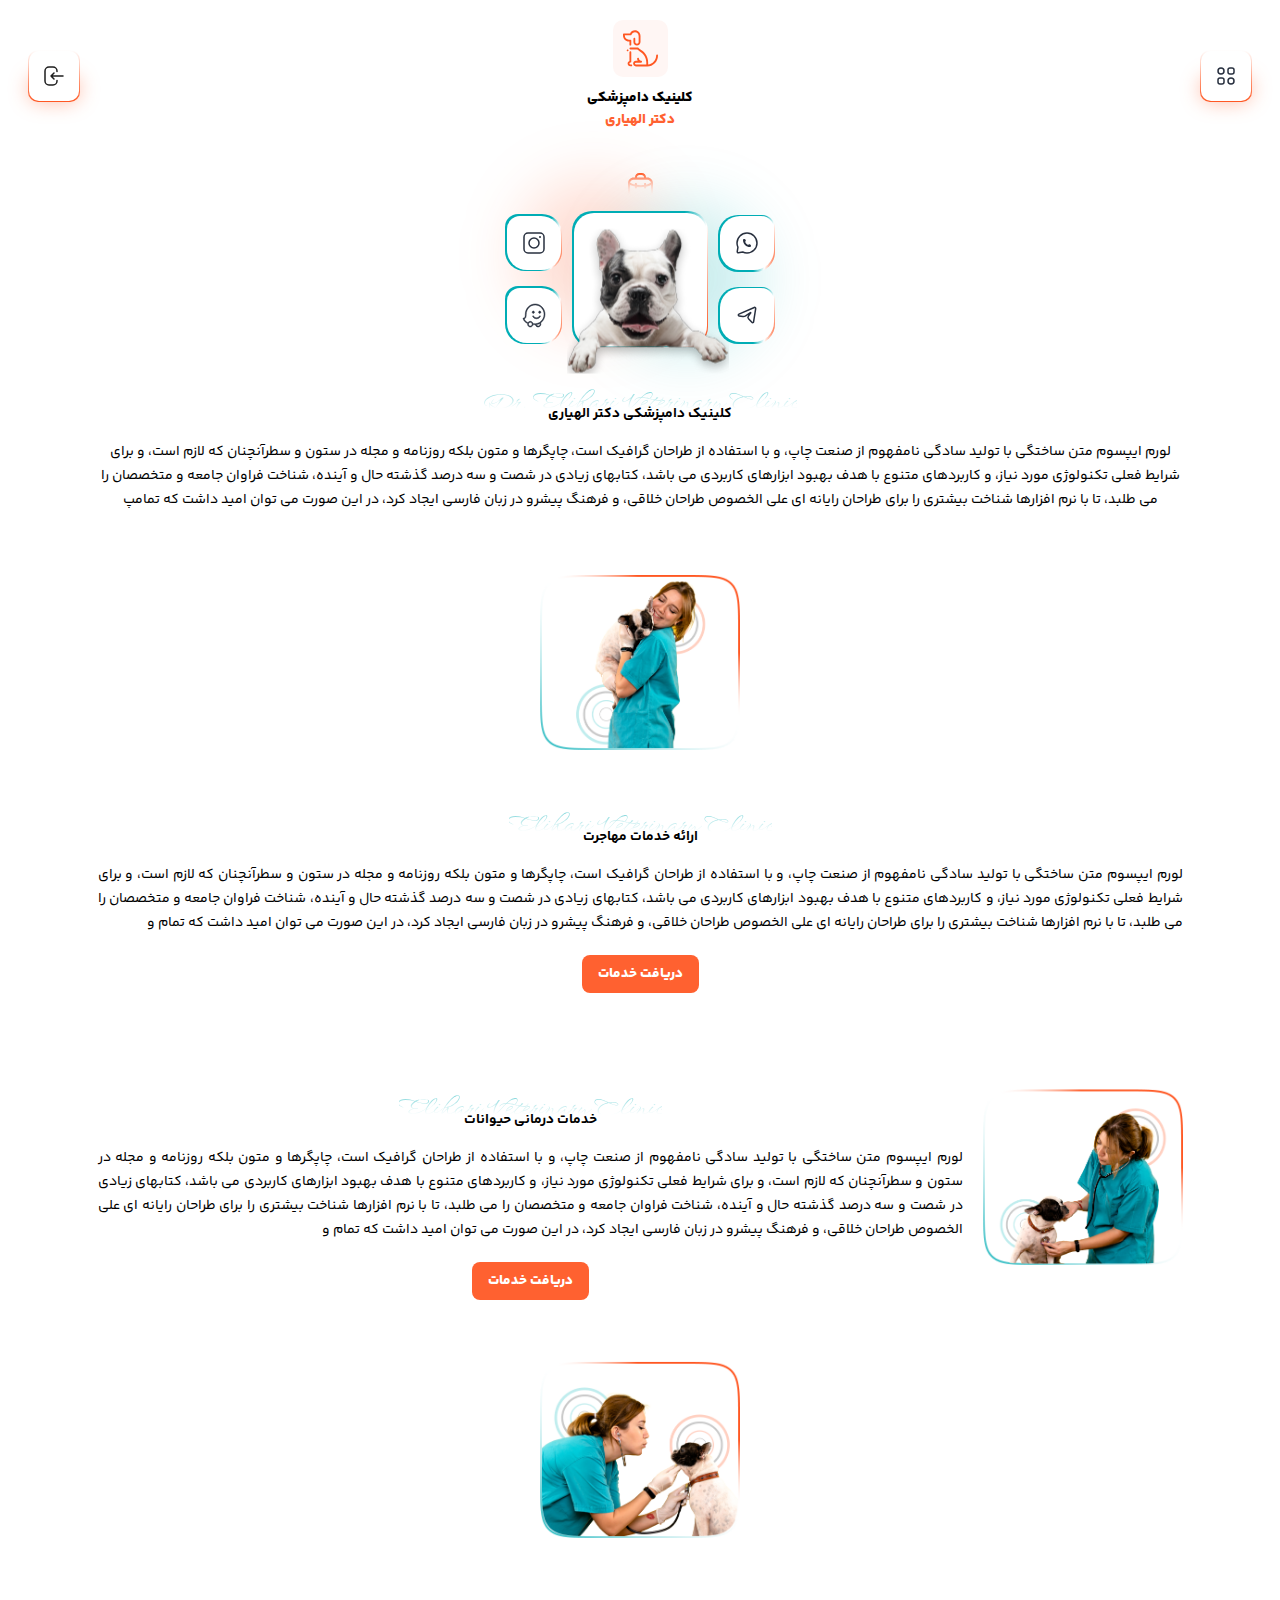
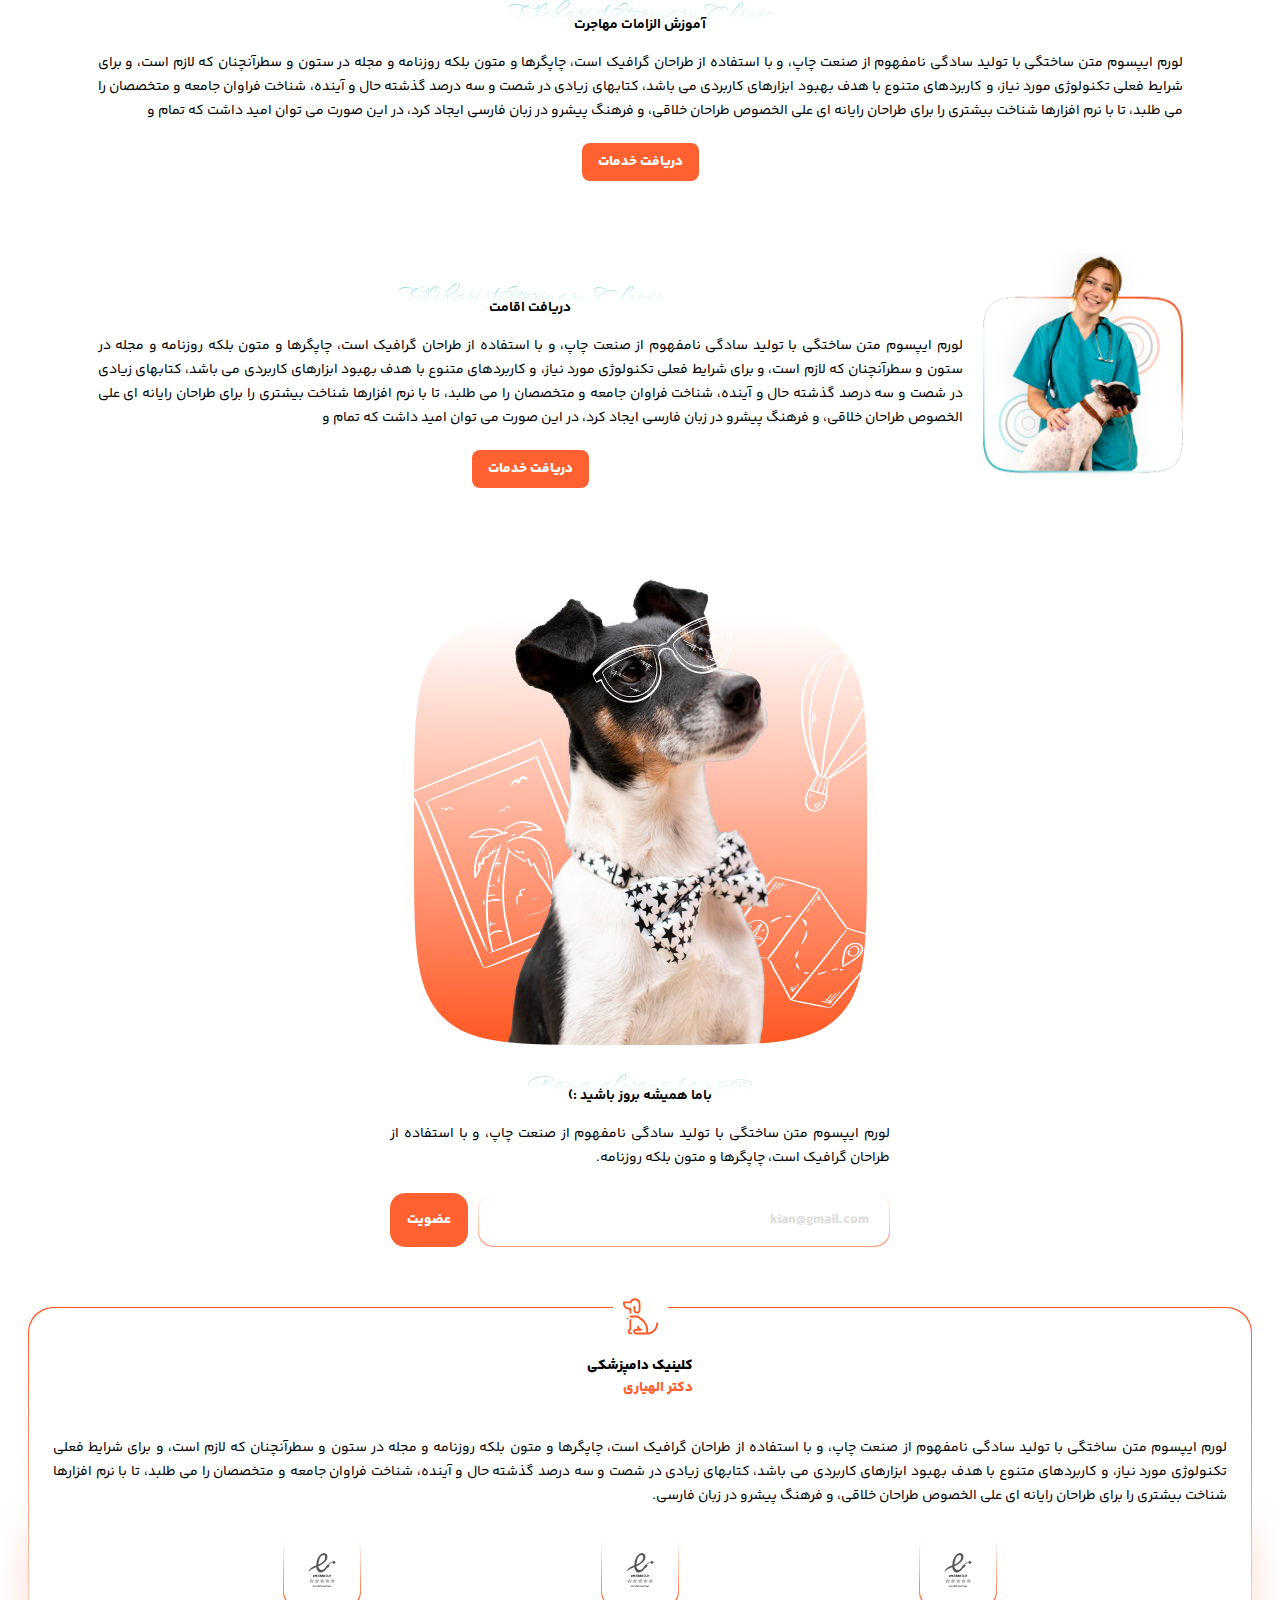
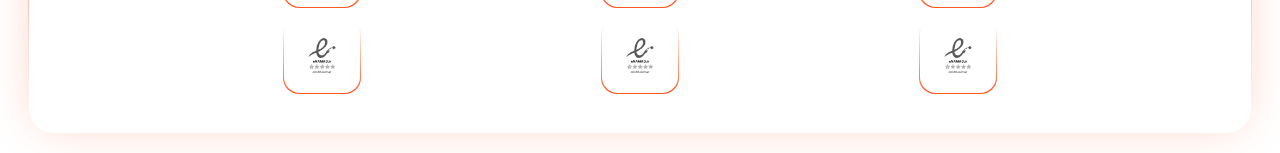
<file: services.html>
<!DOCTYPE html>
<html lang="en" dir="rtl">
  <head>
    <meta charset="UTF-8" />
    <meta http-equiv="X-UA-Compatible" content="IE=edge" />
    <meta name="viewport" content="width=device-width, initial-scale=1.0" />
    <title>Document</title>
    <link rel="stylesheet" href="./styles/main.css" />
    <link rel="stylesheet" href="./styles/reset.css" />
    <link rel="stylesheet" href="./styles/services.css" />
    <!-- windSong api font -->
    <link rel="preconnect" href="https://fonts.googleapis.com" />
    <link rel="preconnect" href="https://fonts.gstatic.com" crossorigin />
    <link
      href="https://fonts.googleapis.com/css2?family=WindSong&display=swap"
      rel="stylesheet"
    />
  </head>
  <body>
    <div class="body-container">
      <div class="container">
        <div class="header">
          <div class="navbar">
            <div>
              <div class="logo">
                <div class="logo-img">
                  <svg
                    width="35"
                    height="37"
                    viewBox="0 0 35 37"
                    fill="none"
                    xmlns="http://www.w3.org/2000/svg"
                  >
                    <path
                      d="M11.9632 0.268799C9.84666 0.268799 7.94493 1.48974 7.02468 3.3994H0.920249C0.398774 3.3994 0 3.83769 0 4.33859V5.46609C0 8.81584 2.66884 11.539 5.95106 11.539H6.44174V14.6696C6.44174 15.2018 6.84051 15.6088 7.36199 15.6088C7.88346 15.6088 8.28224 15.2018 8.28224 14.6696V10.5998C8.28224 10.3494 8.19009 10.099 8.00604 9.94249C7.82199 9.75466 7.60739 9.66062 7.36199 9.66062H5.95106C3.68111 9.66062 1.8405 7.78274 1.8405 5.46609V5.27777H7.48481C7.91426 5.34038 8.34335 5.08993 8.49672 4.65165C9.0182 3.14896 10.3988 2.14716 11.9632 2.14716C13.9878 2.14716 15.6442 3.83769 15.6442 5.90389V12.0086C15.6442 12.4782 15.4603 12.9166 15.1535 13.2296C14.8468 13.5427 14.4172 13.7304 13.9571 13.7304C13.0369 13.7304 12.27 12.9478 12.27 12.0086V8.75323C12.27 8.22103 11.8712 7.81405 11.3497 7.81405C10.8283 7.81405 10.4295 8.22103 10.4295 8.75323V12.0086C10.4295 13.9809 12.0246 15.6088 13.9571 15.6088C14.908 15.6088 15.7975 15.2336 16.4417 14.5449C17.0858 13.8561 17.4847 12.9478 17.4847 12.0086V5.90389C17.4847 2.80459 15.0001 0.268799 11.9632 0.268799ZM7.36199 17.6125C6.84051 17.6125 6.44174 18.0195 6.44174 18.5517C6.44174 19.0839 6.84051 19.4908 7.36199 19.4908H14.3867C14.9695 19.9917 16.4415 21.2126 17.2391 21.7135C20.9814 23.9675 23.313 28.1004 23.313 32.5458V34.5178H12.8835C12.362 34.5178 11.9632 34.1108 11.9632 33.5786C11.9632 33.0464 12.362 32.6394 12.8835 32.6394H18.0982C18.6197 32.6394 19.0185 32.2324 19.0185 31.7002C19.0185 31.168 18.6197 30.761 18.0982 30.761C16.9019 30.761 15.951 29.7905 15.951 28.5696C15.951 28.0374 15.5522 27.6304 15.0307 27.6304C14.5093 27.6304 14.1105 28.0374 14.1105 28.5696C14.1105 29.3836 14.3559 30.1349 14.724 30.761H12.8835C11.3497 30.761 10.1227 32.0133 10.1227 33.5786C10.1227 35.1439 11.3497 36.3961 12.8835 36.3961H24.2332C30.1842 36.3961 35 31.4812 35 25.4078C35 24.8756 34.6012 24.4686 34.0798 24.4686C33.5583 24.4686 33.1595 24.8756 33.1595 25.4078C33.1595 30.1037 29.632 33.9858 25.1535 34.4554V32.514C25.1535 27.4112 22.4844 22.6529 18.1899 20.0858C17.4537 19.6475 15.8896 18.3016 15.3375 17.832C15.1841 17.6755 14.9694 17.6125 14.724 17.6125H7.36199ZM4.6318 19.4597C4.38773 19.4597 4.15366 19.5586 3.98108 19.7347C3.8085 19.9109 3.71155 20.1498 3.71155 20.3988C3.71155 20.6479 3.8085 20.8868 3.98108 21.0629C4.15366 21.2391 4.38773 21.338 4.6318 21.338C4.87586 21.338 5.10993 21.2391 5.28251 21.0629C5.45509 20.8868 5.55205 20.6479 5.55205 20.3988C5.55205 20.1498 5.45509 19.9109 5.28251 19.7347C5.10993 19.5586 4.87586 19.4597 4.6318 19.4597ZM7.36199 21.338C6.84051 21.338 6.44174 21.745 6.44174 22.2772V30.8864C5.36812 31.262 4.60124 32.3264 4.60124 33.5474C4.60124 35.1127 5.82824 36.3649 7.36199 36.3649H8.28224C8.80371 36.3649 9.20249 35.958 9.20249 35.4258C9.20249 34.8935 8.80371 34.4866 8.28224 34.4866H7.36199C6.84051 34.4866 6.44174 34.0796 6.44174 33.5474C6.44174 33.0152 6.84051 32.6082 7.36199 32.6082C7.88346 32.6082 8.28224 32.2012 8.28224 31.669V22.2772C8.28224 21.745 7.88346 21.338 7.36199 21.338Z"
                      fill="#FF5722"
                    />
                  </svg>
                </div>
                <div>
                  <span
                    >کلینیک دامپزشکی<br />
                    <span> دکتر الهیاری </span>
                  </span>
                </div>
              </div>
              <ul class="navbar-link">
                <li>
                  <a href="">
                    <svg
                      width="20"
                      height="20"
                      viewBox="0 0 20 20"
                      fill="none"
                      xmlns="http://www.w3.org/2000/svg"
                    >
                      <g clip-path="url(#clip0_167_4132)">
                        <path
                          d="M6.6665 13.3333C9.30945 14.4546 10.7801 14.4343 13.3332 13.3333M13.4835 18.3333H6.51621C4.59226 18.3333 3.03259 16.845 3.03259 15.009V10.9442C3.03259 10.354 2.7869 9.78798 2.34958 9.37065C1.33634 8.40374 1.46806 6.8017 2.62693 5.99742L7.95087 2.30249C9.1724 1.45471 10.8273 1.45471 12.0488 2.30249L17.3727 5.99742C18.5316 6.8017 18.6633 8.40374 17.6501 9.37065C17.2128 9.78798 16.9671 10.354 16.9671 10.9442V15.009C16.9671 16.845 15.4074 18.3333 13.4835 18.3333Z"
                          stroke="#28303F"
                          stroke-width="1.5"
                          stroke-linecap="round"
                        />
                      </g>
                      <defs>
                        <clipPath id="clip0_167_4132">
                          <rect width="20" height="20" fill="white" />
                        </clipPath>
                      </defs>
                    </svg>
                    <span>صفحه اصلی</span>
                  </a>
                </li>
                <li>
                  <a href="#">
                    <svg
                      width="18"
                      height="19"
                      viewBox="0 0 18 19"
                      fill="none"
                      xmlns="http://www.w3.org/2000/svg"
                    >
                      <path
                        d="M16.5 7.65988V5.56918C16.5 3.72172 15.0076 2.22406 13.1667 2.22406H4.83333C2.99238 2.22406 1.5 3.72172 1.5 5.56918V14.3501C1.5 16.1976 2.99238 17.6952 4.83333 17.6952H6.5M5.66667 0.969635V3.47848M12.3333 6.8236H5.66667M10.6667 10.1687H5.66667M7.33333 13.5138H5.66667M12.3333 0.969635V3.47848M9 17.6952L11.5506 16.9655C11.6874 16.9264 11.8119 16.8529 11.9125 16.752L16.0915 12.5582C16.6362 12.0116 16.6362 11.1253 16.0915 10.5787C15.5468 10.0321 14.6636 10.0321 14.1189 10.5787L9.9399 14.7725C9.83936 14.8734 9.76613 14.9984 9.72714 15.1356L9 17.6952Z"
                        stroke="#28303F"
                        stroke-width="1.5"
                        stroke-linecap="round"
                      />
                    </svg>
                    <span>مقالات</span>
                  </a>
                </li>
                <li>
                  <a href="">
                    <svg
                      width="20"
                      height="20"
                      viewBox="0 0 20 20"
                      fill="none"
                      xmlns="http://www.w3.org/2000/svg"
                    >
                      <path
                        d="M18.3334 8.33332V15C18.3334 16.8409 16.841 18.3333 15 18.3333H5.00002C3.15907 18.3333 1.66669 16.8409 1.66669 15V8.33332M18.3334 8.33332C18.3334 6.49237 16.841 4.99999 15 4.99999H5.00002C3.15907 4.99999 1.66669 6.49237 1.66669 8.33332M18.3334 8.33332C18.3334 8.33332 15.6978 10.6372 10 10.4842C4.3022 10.3313 1.66669 8.33332 1.66669 8.33332M6.66669 4.99999V4.16666C6.66669 2.78594 7.78598 1.66666 9.16669 1.66666H10.8334C12.2141 1.66666 13.3334 2.78594 13.3334 4.16666V4.99999M6.66669 8.89726V11.3973M13.3334 8.89726V11.3973"
                        stroke="#28303F"
                        stroke-width="1.5"
                        stroke-linecap="round"
                      />
                    </svg>
                    <span>خدمات کلینیک</span>
                  </a>
                  <div>
                    <svg
                      width="12"
                      height="6"
                      viewBox="0 0 12 6"
                      fill="none"
                      xmlns="http://www.w3.org/2000/svg"
                    >
                      <path
                        d="M1 1L6 5L11 1"
                        stroke="#28303F"
                        stroke-width="1.5"
                        stroke-linecap="round"
                        stroke-linejoin="round"
                      />
                    </svg>
                    <div class="navbar-dropdown-menu">
                      <div>
                        <a href="#">نمونه ازمایشی برای منوی dropdown</a>
                        <a href="#">نمونه ازمایشی برای منوی dropdown</a>
                        <a href="#">نمونه ازمایشی برای منوی dropdown</a>
                        <a href="#">نمونه ازمایشی برای منوی dropdown</a>
                      </div>
                    </div>
                  </div>
                </li>
                <li>
                  <a href="">
                    <svg
                      width="20"
                      height="17"
                      viewBox="0 0 20 17"
                      fill="none"
                      xmlns="http://www.w3.org/2000/svg"
                    >
                      <path
                        d="M6.66663 10.005H13.3333M6.66663 6.6599H9.99996M18.3053 7.67733C18.3238 7.89323 18.3333 8.11173 18.3333 8.33246C18.3333 12.4892 14.9754 15.859 10.8333 15.859H4.99996C3.15901 15.859 1.66663 14.3613 1.66663 12.5139V8.33246C1.66663 4.17568 5.02449 0.805939 9.16663 0.805939H10.8333C11.0532 0.805939 11.271 0.81544 11.4861 0.834056M18.3333 3.31478C18.3333 4.70037 17.214 5.82362 15.8333 5.82362C14.4526 5.82362 13.3333 4.70037 13.3333 3.31478C13.3333 1.92918 14.4526 0.805939 15.8333 0.805939C17.214 0.805939 18.3333 1.92918 18.3333 3.31478Z"
                        stroke="#28303F"
                        stroke-width="1.5"
                        stroke-linecap="round"
                      />
                    </svg>
                    <span>صفحه تماس با ما</span>
                  </a>
                </li>
                <li>
                  <a href="">
                    <svg
                      width="20"
                      height="19"
                      viewBox="0 0 20 19"
                      fill="none"
                      xmlns="http://www.w3.org/2000/svg"
                    >
                      <path
                        d="M9.99996 15.1864V17.6952M9.99996 17.6952H7.49996M9.99996 17.6952H12.5M11.6666 5.98732C11.6666 5.06359 10.9204 4.31476 9.99996 4.31476C9.07949 4.31476 8.33329 5.06359 8.33329 5.98732C8.33329 6.91105 9.07949 7.65988 9.99996 7.65988C10.9204 7.65988 11.6666 6.91105 11.6666 5.98732ZM4.99996 15.1864H15C16.8409 15.1864 18.3333 13.6887 18.3333 11.8413V4.31476C18.3333 2.4673 16.8409 0.969635 15 0.969635H4.99996C3.15901 0.969635 1.66663 2.4673 1.66663 4.31476V11.8413C1.66663 13.6887 3.15901 15.1864 4.99996 15.1864ZM7.91663 11.8413H12.0833C12.7736 11.8413 13.3333 11.2797 13.3333 10.5869C13.3333 9.89406 12.7736 9.33244 12.0833 9.33244H7.91663C7.22627 9.33244 6.66663 9.89406 6.66663 10.5869C6.66663 11.2797 7.22627 11.8413 7.91663 11.8413Z"
                        stroke="#28303F"
                        stroke-width="1.5"
                        stroke-linecap="round"
                      />
                    </svg>
                    <span>صفحه درباره ما</span>
                  </a>
                </li>
              </ul>
            </div>
            <button class="auth-btn btn-style-primary">
              <span> ورود/عضویت </span>
              <svg
                width="24"
                height="24"
                viewBox="0 0 24 24"
                fill="none"
                xmlns="http://www.w3.org/2000/svg"
              >
                <path
                  d="M12 9L9 12M9 12L12 15M9 12H21"
                  stroke="white"
                  stroke-width="1.5"
                  stroke-linecap="round"
                  stroke-linejoin="round"
                />
                <path
                  d="M15 7.5V7C15 4.79086 13.2091 3 11 3H7C4.79086 3 3 4.79086 3 7V17C3 19.2091 4.79086 21 7 21H11C13.2091 21 15 19.2091 15 17V16.5"
                  stroke="white"
                  stroke-width="1.5"
                  stroke-linecap="round"
                  stroke-linejoin="round"
                />
              </svg>
            </button>
          </div>
          <div class="mobile-navbar">
            <div>
              <button id="menu-mobile-toggle">
                <svg
                  width="24"
                  height="24"
                  viewBox="0 0 24 24"
                  fill="none"
                  xmlns="http://www.w3.org/2000/svg"
                >
                  <path
                    d="M10 7C10 8.65685 8.65685 10 7 10C5.34315 10 4 8.65685 4 7C4 5.34315 5.34315 4 7 4C8.65685 4 10 5.34315 10 7Z"
                    stroke="#28303F"
                    stroke-width="1.5"
                  />
                  <path
                    d="M20 17C20 18.6569 18.6569 20 17 20C15.3431 20 14 18.6569 14 17C14 15.3431 15.3431 14 17 14C18.6569 14 20 15.3431 20 17Z"
                    stroke="#28303F"
                    stroke-width="1.5"
                  />
                  <path
                    d="M14 6C14 4.89543 14.8954 4 16 4H18C19.1046 4 20 4.89543 20 6V8C20 9.10457 19.1046 10 18 10H16C14.8954 10 14 9.10457 14 8V6Z"
                    stroke="#28303F"
                    stroke-width="1.5"
                  />
                  <path
                    d="M4 16C4 14.8954 4.89543 14 6 14H8C9.10457 14 10 14.8954 10 16V18C10 19.1046 9.10457 20 8 20H6C4.89543 20 4 19.1046 4 18V16Z"
                    stroke="#28303F"
                    stroke-width="1.5"
                  />
                </svg>
              </button>
            </div>
            <div class="logo">
              <div class="logo-img">
                <svg
                  width="35"
                  height="37"
                  viewBox="0 0 35 37"
                  fill="none"
                  xmlns="http://www.w3.org/2000/svg"
                >
                  <path
                    d="M11.9632 0.268799C9.84666 0.268799 7.94493 1.48974 7.02468 3.3994H0.920249C0.398774 3.3994 0 3.83769 0 4.33859V5.46609C0 8.81584 2.66884 11.539 5.95106 11.539H6.44174V14.6696C6.44174 15.2018 6.84051 15.6088 7.36199 15.6088C7.88346 15.6088 8.28224 15.2018 8.28224 14.6696V10.5998C8.28224 10.3494 8.19009 10.099 8.00604 9.94249C7.82199 9.75466 7.60739 9.66062 7.36199 9.66062H5.95106C3.68111 9.66062 1.8405 7.78274 1.8405 5.46609V5.27777H7.48481C7.91426 5.34038 8.34335 5.08993 8.49672 4.65165C9.0182 3.14896 10.3988 2.14716 11.9632 2.14716C13.9878 2.14716 15.6442 3.83769 15.6442 5.90389V12.0086C15.6442 12.4782 15.4603 12.9166 15.1535 13.2296C14.8468 13.5427 14.4172 13.7304 13.9571 13.7304C13.0369 13.7304 12.27 12.9478 12.27 12.0086V8.75323C12.27 8.22103 11.8712 7.81405 11.3497 7.81405C10.8283 7.81405 10.4295 8.22103 10.4295 8.75323V12.0086C10.4295 13.9809 12.0246 15.6088 13.9571 15.6088C14.908 15.6088 15.7975 15.2336 16.4417 14.5449C17.0858 13.8561 17.4847 12.9478 17.4847 12.0086V5.90389C17.4847 2.80459 15.0001 0.268799 11.9632 0.268799ZM7.36199 17.6125C6.84051 17.6125 6.44174 18.0195 6.44174 18.5517C6.44174 19.0839 6.84051 19.4908 7.36199 19.4908H14.3867C14.9695 19.9917 16.4415 21.2126 17.2391 21.7135C20.9814 23.9675 23.313 28.1004 23.313 32.5458V34.5178H12.8835C12.362 34.5178 11.9632 34.1108 11.9632 33.5786C11.9632 33.0464 12.362 32.6394 12.8835 32.6394H18.0982C18.6197 32.6394 19.0185 32.2324 19.0185 31.7002C19.0185 31.168 18.6197 30.761 18.0982 30.761C16.9019 30.761 15.951 29.7905 15.951 28.5696C15.951 28.0374 15.5522 27.6304 15.0307 27.6304C14.5093 27.6304 14.1105 28.0374 14.1105 28.5696C14.1105 29.3836 14.3559 30.1349 14.724 30.761H12.8835C11.3497 30.761 10.1227 32.0133 10.1227 33.5786C10.1227 35.1439 11.3497 36.3961 12.8835 36.3961H24.2332C30.1842 36.3961 35 31.4812 35 25.4078C35 24.8756 34.6012 24.4686 34.0798 24.4686C33.5583 24.4686 33.1595 24.8756 33.1595 25.4078C33.1595 30.1037 29.632 33.9858 25.1535 34.4554V32.514C25.1535 27.4112 22.4844 22.6529 18.1899 20.0858C17.4537 19.6475 15.8896 18.3016 15.3375 17.832C15.1841 17.6755 14.9694 17.6125 14.724 17.6125H7.36199ZM4.6318 19.4597C4.38773 19.4597 4.15366 19.5586 3.98108 19.7347C3.8085 19.9109 3.71155 20.1498 3.71155 20.3988C3.71155 20.6479 3.8085 20.8868 3.98108 21.0629C4.15366 21.2391 4.38773 21.338 4.6318 21.338C4.87586 21.338 5.10993 21.2391 5.28251 21.0629C5.45509 20.8868 5.55205 20.6479 5.55205 20.3988C5.55205 20.1498 5.45509 19.9109 5.28251 19.7347C5.10993 19.5586 4.87586 19.4597 4.6318 19.4597ZM7.36199 21.338C6.84051 21.338 6.44174 21.745 6.44174 22.2772V30.8864C5.36812 31.262 4.60124 32.3264 4.60124 33.5474C4.60124 35.1127 5.82824 36.3649 7.36199 36.3649H8.28224C8.80371 36.3649 9.20249 35.958 9.20249 35.4258C9.20249 34.8935 8.80371 34.4866 8.28224 34.4866H7.36199C6.84051 34.4866 6.44174 34.0796 6.44174 33.5474C6.44174 33.0152 6.84051 32.6082 7.36199 32.6082C7.88346 32.6082 8.28224 32.2012 8.28224 31.669V22.2772C8.28224 21.745 7.88346 21.338 7.36199 21.338Z"
                    fill="#FF5722"
                  />
                </svg>
              </div>
              <div>
                <span
                  >کلینیک دامپزشکی<br />
                  <span> دکتر الهیاری </span>
                </span>
              </div>
            </div>
            <div>
              <button>
                <svg
                  width="24"
                  height="24"
                  viewBox="0 0 24 24"
                  fill="none"
                  xmlns="http://www.w3.org/2000/svg"
                >
                  <path
                    d="M12 9L9 12M9 12L12 15M9 12H21"
                    stroke="#1E1E1E"
                    stroke-width="1.5"
                    stroke-linecap="round"
                    stroke-linejoin="round"
                  />
                  <path
                    d="M15 7.5V7C15 4.79086 13.2091 3 11 3H7C4.79086 3 3 4.79086 3 7V17C3 19.2091 4.79086 21 7 21H11C13.2091 21 15 19.2091 15 17V16.5"
                    stroke="#1E1E1E"
                    stroke-width="1.5"
                    stroke-linecap="round"
                    stroke-linejoin="round"
                  />
                </svg>
              </button>
            </div>
          </div>
          <div class="mobile-sliding-menu">
            <div class="mobile-sliding-menu-container">
              <div class="menu-sliding-logo">
                <div class="logo-img">
                  <svg
                    width="35"
                    height="37"
                    viewBox="0 0 35 37"
                    fill="none"
                    xmlns="http://www.w3.org/2000/svg"
                  >
                    <path
                      d="M11.9632 0.268799C9.84666 0.268799 7.94493 1.48974 7.02468 3.39941H0.920249C0.398774 3.39941 0 3.83769 0 4.33859V5.46609C0 8.81584 2.66884 11.539 5.95106 11.539H6.44174V14.6696C6.44174 15.2018 6.84051 15.6088 7.36199 15.6088C7.88346 15.6088 8.28224 15.2018 8.28224 14.6696V10.5998C8.28224 10.3494 8.19009 10.099 8.00604 9.94249C7.82199 9.75466 7.60739 9.66062 7.36199 9.66062H5.95106C3.68111 9.66062 1.8405 7.78274 1.8405 5.46609V5.27777H7.48481C7.91426 5.34038 8.34335 5.08993 8.49672 4.65165C9.0182 3.14896 10.3988 2.14716 11.9632 2.14716C13.9878 2.14716 15.6442 3.83769 15.6442 5.90389V12.0086C15.6442 12.4782 15.4603 12.9166 15.1535 13.2296C14.8468 13.5427 14.4172 13.7304 13.9571 13.7304C13.0369 13.7304 12.27 12.9478 12.27 12.0086V8.75323C12.27 8.22103 11.8712 7.81405 11.3497 7.81405C10.8283 7.81405 10.4295 8.22103 10.4295 8.75323V12.0086C10.4295 13.9809 12.0246 15.6088 13.9571 15.6088C14.908 15.6088 15.7975 15.2336 16.4417 14.5449C17.0858 13.8561 17.4847 12.9478 17.4847 12.0086V5.90389C17.4847 2.80459 15.0001 0.268799 11.9632 0.268799ZM7.36199 17.6125C6.84051 17.6125 6.44174 18.0195 6.44174 18.5517C6.44174 19.0839 6.84051 19.4908 7.36199 19.4908H14.3867C14.9695 19.9917 16.4415 21.2126 17.2391 21.7135C20.9814 23.9675 23.313 28.1004 23.313 32.5458V34.5178H12.8835C12.362 34.5178 11.9632 34.1108 11.9632 33.5786C11.9632 33.0464 12.362 32.6394 12.8835 32.6394H18.0982C18.6197 32.6394 19.0185 32.2324 19.0185 31.7002C19.0185 31.168 18.6197 30.761 18.0982 30.761C16.9019 30.761 15.951 29.7905 15.951 28.5696C15.951 28.0374 15.5522 27.6304 15.0307 27.6304C14.5093 27.6304 14.1105 28.0374 14.1105 28.5696C14.1105 29.3836 14.3559 30.1349 14.724 30.761H12.8835C11.3497 30.761 10.1227 32.0133 10.1227 33.5786C10.1227 35.1439 11.3497 36.3961 12.8835 36.3961H24.2332C30.1842 36.3961 35 31.4812 35 25.4078C35 24.8756 34.6012 24.4686 34.0798 24.4686C33.5583 24.4686 33.1595 24.8756 33.1595 25.4078C33.1595 30.1037 29.632 33.9858 25.1535 34.4554V32.514C25.1535 27.4112 22.4844 22.6529 18.1899 20.0858C17.4537 19.6475 15.8896 18.3016 15.3375 17.832C15.1841 17.6755 14.9694 17.6125 14.724 17.6125H7.36199ZM4.6318 19.4597C4.38773 19.4597 4.15366 19.5586 3.98108 19.7347C3.8085 19.9109 3.71155 20.1498 3.71155 20.3988C3.71155 20.6479 3.8085 20.8868 3.98108 21.0629C4.15366 21.2391 4.38773 21.338 4.6318 21.338C4.87586 21.338 5.10993 21.2391 5.28251 21.0629C5.45509 20.8868 5.55205 20.6479 5.55205 20.3988C5.55205 20.1498 5.45509 19.9109 5.28251 19.7347C5.10993 19.5586 4.87586 19.4597 4.6318 19.4597ZM7.36199 21.338C6.84051 21.338 6.44174 21.745 6.44174 22.2772V30.8864C5.36812 31.262 4.60124 32.3265 4.60124 33.5474C4.60124 35.1127 5.82824 36.3649 7.36199 36.3649H8.28224C8.80371 36.3649 9.20249 35.958 9.20249 35.4258C9.20249 34.8935 8.80371 34.4866 8.28224 34.4866H7.36199C6.84051 34.4866 6.44174 34.0796 6.44174 33.5474C6.44174 33.0152 6.84051 32.6082 7.36199 32.6082C7.88346 32.6082 8.28224 32.2012 8.28224 31.669V22.2772C8.28224 21.745 7.88346 21.338 7.36199 21.338Z"
                      fill="#FF5722"
                    />
                  </svg>
                </div>
                <div>
                  <span
                    >کلینیک دامپزشکی<br />
                    <span> دکتر الهیاری </span>
                  </span>
                </div>
              </div>
              <ul>
                <li>
                  <a href="index.html">
                    <svg
                      width="20"
                      height="20"
                      viewBox="0 0 20 20"
                      fill="none"
                      xmlns="http://www.w3.org/2000/svg"
                    >
                      <g clip-path="url(#clip0_167_4132)">
                        <path
                          d="M6.6665 13.3333C9.30945 14.4546 10.7801 14.4343 13.3332 13.3333M13.4835 18.3333H6.51621C4.59226 18.3333 3.03259 16.845 3.03259 15.009V10.9442C3.03259 10.354 2.7869 9.78798 2.34958 9.37065C1.33634 8.40374 1.46806 6.8017 2.62693 5.99742L7.95087 2.30249C9.1724 1.45471 10.8273 1.45471 12.0488 2.30249L17.3727 5.99742C18.5316 6.8017 18.6633 8.40374 17.6501 9.37065C17.2128 9.78798 16.9671 10.354 16.9671 10.9442V15.009C16.9671 16.845 15.4074 18.3333 13.4835 18.3333Z"
                          stroke="#28303F"
                          stroke-width="1.5"
                          stroke-linecap="round"
                        />
                      </g>
                      <defs>
                        <clipPath id="clip0_167_4132">
                          <rect width="20" height="20" fill="white" />
                        </clipPath>
                      </defs>
                    </svg>
                    <span>صفحه اصلی</span>
                  </a>
                </li>
                <li>
                  <a href="blogs.html">
                    <svg
                      width="18"
                      height="19"
                      viewBox="0 0 18 19"
                      fill="none"
                      xmlns="http://www.w3.org/2000/svg"
                    >
                      <path
                        d="M16.5 7.65988V5.56918C16.5 3.72172 15.0076 2.22406 13.1667 2.22406H4.83333C2.99238 2.22406 1.5 3.72172 1.5 5.56918V14.3501C1.5 16.1976 2.99238 17.6952 4.83333 17.6952H6.5M5.66667 0.969635V3.47848M12.3333 6.8236H5.66667M10.6667 10.1687H5.66667M7.33333 13.5138H5.66667M12.3333 0.969635V3.47848M9 17.6952L11.5506 16.9655C11.6874 16.9264 11.8119 16.8529 11.9125 16.752L16.0915 12.5582C16.6362 12.0116 16.6362 11.1253 16.0915 10.5787C15.5468 10.0321 14.6636 10.0321 14.1189 10.5787L9.9399 14.7725C9.83936 14.8734 9.76613 14.9984 9.72714 15.1356L9 17.6952Z"
                        stroke="#28303F"
                        stroke-width="1.5"
                        stroke-linecap="round"
                      />
                    </svg>
                    <span>مقالات</span>
                  </a>
                </li>
                <li>
                  <div id="submenu-child">
                    <svg
                      width="20"
                      height="20"
                      viewBox="0 0 20 20"
                      fill="none"
                      xmlns="http://www.w3.org/2000/svg"
                    >
                      <path
                        d="M18.3334 8.33332V15C18.3334 16.8409 16.841 18.3333 15 18.3333H5.00002C3.15907 18.3333 1.66669 16.8409 1.66669 15V8.33332M18.3334 8.33332C18.3334 6.49237 16.841 4.99999 15 4.99999H5.00002C3.15907 4.99999 1.66669 6.49237 1.66669 8.33332M18.3334 8.33332C18.3334 8.33332 15.6978 10.6372 10 10.4842C4.3022 10.3313 1.66669 8.33332 1.66669 8.33332M6.66669 4.99999V4.16666C6.66669 2.78594 7.78598 1.66666 9.16669 1.66666H10.8334C12.2141 1.66666 13.3334 2.78594 13.3334 4.16666V4.99999M6.66669 8.89726V11.3973M13.3334 8.89726V11.3973"
                        stroke="#28303F"
                        stroke-width="1.5"
                        stroke-linecap="round"
                      />
                    </svg>
                    <span>خدمات کلینیک</span>
                    <svg
                      width="12"
                      height="6"
                      viewBox="0 0 12 6"
                      fill="none"
                      xmlns="http://www.w3.org/2000/svg"
                    >
                      <path
                        d="M1 1L6 5L11 1"
                        stroke="#28303F"
                        stroke-width="1.5"
                        stroke-linecap="round"
                        stroke-linejoin="round"
                      />
                    </svg>
                  </div>
                  <div class="mobile-menu-submenu">
                    <ul>
                      <li>
                        <a href="./services.html">
                          <svg
                            width="20"
                            height="20"
                            viewBox="0 0 20 20"
                            fill="none"
                            xmlns="http://www.w3.org/2000/svg"
                          >
                            <path
                              d="M18.3334 8.33332V15C18.3334 16.8409 16.841 18.3333 15 18.3333H5.00002C3.15907 18.3333 1.66669 16.8409 1.66669 15V8.33332M18.3334 8.33332C18.3334 6.49237 16.841 4.99999 15 4.99999H5.00002C3.15907 4.99999 1.66669 6.49237 1.66669 8.33332M18.3334 8.33332C18.3334 8.33332 15.6978 10.6372 10 10.4842C4.3022 10.3313 1.66669 8.33332 1.66669 8.33332M6.66669 4.99999V4.16666C6.66669 2.78594 7.78598 1.66666 9.16669 1.66666H10.8334C12.2141 1.66666 13.3334 2.78594 13.3334 4.16666V4.99999M6.66669 8.89726V11.3973M13.3334 8.89726V11.3973"
                              stroke="#28303F"
                              stroke-width="1.5"
                              stroke-linecap="round"
                            />
                          </svg>
                          <span>زیر منوی برای مثال</span>
                        </a>
                      </li>
                      <li>
                        <a href="#">
                          <svg
                            width="20"
                            height="20"
                            viewBox="0 0 20 20"
                            fill="none"
                            xmlns="http://www.w3.org/2000/svg"
                          >
                            <path
                              d="M18.3334 8.33332V15C18.3334 16.8409 16.841 18.3333 15 18.3333H5.00002C3.15907 18.3333 1.66669 16.8409 1.66669 15V8.33332M18.3334 8.33332C18.3334 6.49237 16.841 4.99999 15 4.99999H5.00002C3.15907 4.99999 1.66669 6.49237 1.66669 8.33332M18.3334 8.33332C18.3334 8.33332 15.6978 10.6372 10 10.4842C4.3022 10.3313 1.66669 8.33332 1.66669 8.33332M6.66669 4.99999V4.16666C6.66669 2.78594 7.78598 1.66666 9.16669 1.66666H10.8334C12.2141 1.66666 13.3334 2.78594 13.3334 4.16666V4.99999M6.66669 8.89726V11.3973M13.3334 8.89726V11.3973"
                              stroke="#28303F"
                              stroke-width="1.5"
                              stroke-linecap="round"
                            />
                          </svg>
                          <span>زیر منوی برای مثال</span>
                        </a>
                      </li>
                    </ul>
                  </div>
                </li>
                <li>
                  <a href="./contact.html">
                    <svg
                      width="20"
                      height="17"
                      viewBox="0 0 20 17"
                      fill="none"
                      xmlns="http://www.w3.org/2000/svg"
                    >
                      <path
                        d="M6.66663 10.005H13.3333M6.66663 6.6599H9.99996M18.3053 7.67733C18.3238 7.89323 18.3333 8.11173 18.3333 8.33246C18.3333 12.4892 14.9754 15.859 10.8333 15.859H4.99996C3.15901 15.859 1.66663 14.3613 1.66663 12.5139V8.33246C1.66663 4.17568 5.02449 0.805939 9.16663 0.805939H10.8333C11.0532 0.805939 11.271 0.81544 11.4861 0.834056M18.3333 3.31478C18.3333 4.70037 17.214 5.82362 15.8333 5.82362C14.4526 5.82362 13.3333 4.70037 13.3333 3.31478C13.3333 1.92918 14.4526 0.805939 15.8333 0.805939C17.214 0.805939 18.3333 1.92918 18.3333 3.31478Z"
                        stroke="#28303F"
                        stroke-width="1.5"
                        stroke-linecap="round"
                      />
                    </svg>
                    <span>صفحه تماس با ما</span>
                  </a>
                </li>
                <li>
                  <a href="./blog-page.html">
                    <svg
                      width="20"
                      height="19"
                      viewBox="0 0 20 19"
                      fill="none"
                      xmlns="http://www.w3.org/2000/svg"
                    >
                      <path
                        d="M9.99996 15.1864V17.6952M9.99996 17.6952H7.49996M9.99996 17.6952H12.5M11.6666 5.98732C11.6666 5.06359 10.9204 4.31476 9.99996 4.31476C9.07949 4.31476 8.33329 5.06359 8.33329 5.98732C8.33329 6.91105 9.07949 7.65988 9.99996 7.65988C10.9204 7.65988 11.6666 6.91105 11.6666 5.98732ZM4.99996 15.1864H15C16.8409 15.1864 18.3333 13.6887 18.3333 11.8413V4.31476C18.3333 2.4673 16.8409 0.969635 15 0.969635H4.99996C3.15901 0.969635 1.66663 2.4673 1.66663 4.31476V11.8413C1.66663 13.6887 3.15901 15.1864 4.99996 15.1864ZM7.91663 11.8413H12.0833C12.7736 11.8413 13.3333 11.2797 13.3333 10.5869C13.3333 9.89406 12.7736 9.33244 12.0833 9.33244H7.91663C7.22627 9.33244 6.66663 9.89406 6.66663 10.5869C6.66663 11.2797 7.22627 11.8413 7.91663 11.8413Z"
                        stroke="#28303F"
                        stroke-width="1.5"
                        stroke-linecap="round"
                      />
                    </svg>
                    <span>صفحه درباره ما</span>
                  </a>
                </li>
              </ul>
              <div class="header-social-media-mobile">
                <a href="#">
                  <div>
                    <div>
                      <svg
                        width="19"
                        height="19"
                        viewBox="0 0 19 19"
                        fill="none"
                        xmlns="http://www.w3.org/2000/svg"
                      >
                        <g clip-path="url(#clip0_351_246)">
                          <path
                            d="M9.16811 17.243C13.3838 17.243 16.8014 13.8255 16.8014 9.60975C16.8014 5.39403 13.3838 1.97651 9.16811 1.97651C4.95239 1.97651 1.53487 5.39403 1.53487 9.60975C1.53487 10.7635 1.79083 11.8574 2.24905 12.8379L1.75786 15.8675C1.64835 16.5429 2.23439 17.1264 2.90937 17.0139L5.90858 16.514C6.89707 16.9815 8.00206 17.243 9.16811 17.243Z"
                            stroke="#28303F"
                            stroke-width="1.5"
                            stroke-linecap="square"
                            stroke-linejoin="round"
                          />
                          <path
                            d="M12.2213 11.9845V11.6516C12.2213 11.238 11.9695 10.8661 11.5855 10.7124L11.2294 10.57C10.8313 10.4108 10.3776 10.5833 10.1858 10.9668C10.1858 10.9668 9.33767 10.7971 8.65916 10.1186C7.98065 9.44013 7.81102 8.59199 7.81102 8.59199C8.19454 8.40023 8.36704 7.94651 8.2078 7.54839L8.06535 7.19228C7.91175 6.80826 7.53982 6.55646 7.12622 6.55646H6.79326C6.41853 6.55646 6.11475 6.86024 6.11475 7.23497C6.11475 10.2328 8.54498 12.6631 11.5428 12.6631C11.9176 12.6631 12.2213 12.3593 12.2213 11.9845Z"
                            fill="#28303F"
                          />
                        </g>
                        <defs>
                          <clipPath id="clip0_351_246">
                            <rect
                              width="18.3198"
                              height="18.3198"
                              fill="white"
                              transform="translate(0.00817871 0.44986)"
                            />
                          </clipPath>
                        </defs>
                      </svg>
                    </div>
                  </div>
                </a>
                <a href="">
                  <div>
                    <div>
                      <svg
                        width="19"
                        height="19"
                        viewBox="0 0 19 19"
                        fill="none"
                        xmlns="http://www.w3.org/2000/svg"
                      >
                        <path
                          d="M3.13919 8.91909L14.8857 3.84252C15.4381 3.60379 16.0367 4.06833 15.9425 4.66269L14.3364 14.7966C14.2372 15.4225 13.4625 15.6619 13.0274 15.2011L10.4828 12.4874C9.96591 11.9399 9.9254 11.0973 10.3874 10.5027L12.1573 8.02941C12.2637 7.89249 12.0957 7.71237 11.9517 7.80897L8.25163 10.2912C7.62374 10.7124 6.86189 10.8857 6.11358 10.7774L3.33274 10.3752C2.57096 10.2651 2.43263 9.22445 3.13919 8.91909Z"
                          stroke="#28303F"
                          stroke-width="1.5"
                          stroke-linecap="round"
                          stroke-linejoin="round"
                        />
                      </svg>
                    </div>
                  </div>
                </a>
                <a href="">
                  <div>
                    <div>
                      <svg
                        width="19"
                        height="20"
                        viewBox="0 0 19 20"
                        fill="none"
                        xmlns="http://www.w3.org/2000/svg"
                      >
                        <path
                          d="M10.3372 1.21319C6.18318 1.21319 2.81534 4.75043 2.81534 9.09568C2.81534 9.63312 2.80656 10.4075 2.61445 10.9977C2.5184 11.2928 2.38168 11.5341 2.19832 11.6968C2.01495 11.8596 1.78328 11.962 1.41593 11.962C1.35819 11.962 1.30135 11.9766 1.25046 12.0046C1.19958 12.0325 1.15624 12.0729 1.1243 12.1222C1.09237 12.1714 1.07284 12.228 1.06745 12.2869C1.06206 12.3458 1.07097 12.4051 1.09341 12.4596C1.84153 14.2788 3.0209 15.4465 4.62269 16.1223C4.58807 16.2864 4.56461 16.4527 4.56461 16.6199C4.56461 17.1474 4.73441 17.6797 5.09008 18.0894C5.44574 18.4992 5.99318 18.7696 6.66373 18.7696C7.71441 18.7696 8.5877 17.9689 8.73757 16.9341C9.24783 16.9621 9.77702 16.9782 10.3372 16.9782C10.4069 16.9782 10.474 16.9719 10.5429 16.9698C10.7075 17.9871 11.5729 18.7696 12.6112 18.7696C13.7661 18.7696 14.7104 17.8026 14.7104 16.6199C14.7104 16.279 14.6301 15.955 14.4897 15.6661C16.5217 14.2526 17.8591 11.8361 17.8591 9.09568C17.8591 4.75043 14.4912 1.21319 10.3372 1.21319ZM10.3372 1.92978C14.1039 1.92978 17.1593 5.12849 17.1593 9.09568C17.1593 11.6974 15.8415 13.9671 13.8747 15.2231C13.8446 15.2365 13.8166 15.2542 13.7913 15.2756C12.9268 15.8105 11.9402 16.1494 10.8852 16.2364C10.8529 16.2341 10.8205 16.2365 10.7889 16.2434C10.7884 16.2434 10.788 16.2434 10.7875 16.2434C10.6402 16.2545 10.4909 16.2616 10.3372 16.2616C9.76748 16.2616 9.23369 16.2454 8.72391 16.2161C8.53801 15.2249 7.684 14.4701 6.66373 14.4701C5.99318 14.4701 5.44574 14.7405 5.09008 15.1503C5.00726 15.2457 4.93565 15.3483 4.87278 15.4554C3.55855 14.8977 2.62555 14.001 1.94823 12.5884C2.2191 12.5151 2.46572 12.4075 2.65613 12.2385C2.96475 11.9645 3.15602 11.6011 3.27863 11.2245C3.52384 10.4711 3.51505 9.63312 3.51505 9.09568C3.51505 5.12849 6.57053 1.92978 10.3372 1.92978ZM8.93778 6.58761C8.70582 6.58761 8.48335 6.68199 8.31932 6.84997C8.1553 7.01795 8.06315 7.24579 8.06315 7.48335C8.06315 7.72092 8.1553 7.94875 8.31932 8.11673C8.48335 8.28472 8.70582 8.37909 8.93778 8.37909C9.16975 8.37909 9.39222 8.28472 9.55624 8.11673C9.72027 7.94875 9.81242 7.72092 9.81242 7.48335C9.81242 7.24579 9.72027 7.01795 9.55624 6.84997C9.39222 6.68199 9.16975 6.58761 8.93778 6.58761ZM13.8357 6.58761C13.6038 6.58761 13.3813 6.68199 13.2173 6.84997C13.0532 7.01795 12.9611 7.24579 12.9611 7.48335C12.9611 7.72092 13.0532 7.94875 13.2173 8.11673C13.3813 8.28472 13.6038 8.37909 13.8357 8.37909C14.0677 8.37909 14.2902 8.28472 14.4542 8.11673C14.6182 7.94875 14.7104 7.72092 14.7104 7.48335C14.7104 7.24579 14.6182 7.01795 14.4542 6.84997C14.2902 6.68199 14.0677 6.58761 13.8357 6.58761ZM14.0141 10.1657C13.9453 10.1654 13.8779 10.1859 13.8204 10.2246C13.763 10.2633 13.7179 10.3185 13.6909 10.3833C13.6909 10.3833 13.1201 11.7829 11.3868 11.7829C9.65339 11.7829 9.08264 10.3833 9.08264 10.3833C9.06399 10.3403 9.03724 10.3014 9.00392 10.269C8.97061 10.2366 8.93138 10.2112 8.88849 10.1943C8.84559 10.1774 8.79986 10.1693 8.75391 10.1705C8.70796 10.1717 8.66269 10.1821 8.62069 10.2013C8.57869 10.2204 8.54077 10.2478 8.50911 10.2819C8.47746 10.316 8.45267 10.3562 8.43618 10.4002C8.41968 10.4441 8.4118 10.4909 8.41298 10.538C8.41417 10.585 8.42439 10.6314 8.44307 10.6744C8.44307 10.6744 9.27173 12.4995 11.3868 12.4995C13.5018 12.4995 14.3305 10.6744 14.3305 10.6744C14.3551 10.6199 14.3659 10.5599 14.362 10.5C14.3581 10.4401 14.3395 10.3822 14.308 10.3315C14.2765 10.2809 14.2331 10.2391 14.1817 10.2101C14.1304 10.1812 14.0727 10.1659 14.0141 10.1657ZM6.66373 15.1867C7.44075 15.1867 8.06315 15.8241 8.06315 16.6199C8.06315 17.4156 7.44075 18.0531 6.66373 18.0531C6.16811 18.0531 5.84092 17.8756 5.61349 17.6136C5.38606 17.3516 5.26432 16.9881 5.26432 16.6199C5.26432 16.4571 5.29191 16.2966 5.33812 16.144C5.38064 16.0892 5.40654 16.0227 5.4126 15.953C5.46673 15.8347 5.53027 15.7221 5.61349 15.6262C5.84092 15.3641 6.16811 15.1867 6.66373 15.1867ZM13.889 16.0446C13.965 16.2205 14.0107 16.4135 14.0107 16.6199C14.0107 17.4149 13.3876 18.0531 12.6112 18.0531C11.935 18.0531 11.3757 17.5683 11.2426 16.918C12.1898 16.7997 13.0838 16.4975 13.889 16.0446Z"
                          fill="#28303F"
                          stroke="#28303F"
                          stroke-width="0.5"
                        />
                      </svg>
                    </div>
                  </div>
                </a>
                <a href="">
                  <div>
                    <div>
                      <svg
                        width="19"
                        height="19"
                        viewBox="0 0 19 19"
                        fill="none"
                        xmlns="http://www.w3.org/2000/svg"
                      >
                        <rect
                          x="1.9765"
                          y="1.97651"
                          width="15.2665"
                          height="15.2665"
                          rx="4"
                          stroke="#28303F"
                          stroke-width="1.5"
                        />
                        <ellipse
                          cx="14.1897"
                          cy="5.0298"
                          rx="0.763324"
                          ry="0.763324"
                          fill="#28303F"
                        />
                        <circle
                          cx="9.60974"
                          cy="9.60975"
                          r="3.81662"
                          stroke="#28303F"
                          stroke-width="1.5"
                        />
                      </svg>
                    </div>
                  </div>
                </a>
              </div>
            </div>
          </div>
        </div>
        <div class="content-conatnier">
          <div class="header-social-media">
            <div>
              <a href="">
                <div>
                  <div>
                    <svg
                      width="24"
                      height="24"
                      viewBox="0 0 24 24"
                      fill="none"
                      xmlns="http://www.w3.org/2000/svg"
                    >
                      <path
                        d="M12 22C17.5229 22 22 17.5228 22 12C22 6.47715 17.5229 2 12 2C6.47718 2 2.00003 6.47715 2.00003 12C2.00003 13.5114 2.33535 14.9446 2.93565 16.229L2.22301 20.6245C2.1135 21.3 2.69954 21.8834 3.37452 21.7709L7.72984 21.045C9.02483 21.6575 10.4724 22 12 22Z"
                        stroke="#28303F"
                        stroke-width="1.5"
                        stroke-linecap="square"
                        stroke-linejoin="round"
                      />
                      <path
                        d="M16 15.1111V14.6749C16 14.1331 15.6701 13.6458 15.167 13.4446L14.7005 13.258C14.1789 13.0494 13.5845 13.2753 13.3333 13.7778C13.3333 13.7778 12.2222 13.5556 11.3333 12.6667C10.4444 11.7778 10.2222 10.6667 10.2222 10.6667C10.7247 10.4155 10.9506 9.82105 10.742 9.29949L10.5554 8.83296C10.3542 8.32988 9.86693 8 9.32509 8H8.88889C8.39797 8 8 8.39797 8 8.88889C8 12.8162 11.1838 16 15.1111 16C15.602 16 16 15.602 16 15.1111Z"
                        fill="#28303F"
                      />
                    </svg>
                  </div>
                </div>
              </a>
              <a href="">
                <div>
                  <div>
                    <svg
                      width="24"
                      height="24"
                      viewBox="0 0 24 24"
                      fill="none"
                      xmlns="http://www.w3.org/2000/svg"
                    >
                      <path
                        d="M3.90891 11.0952L19.2976 4.44458C20.0212 4.13183 20.8054 4.74041 20.682 5.51906L18.5779 18.795C18.448 19.6151 17.4331 19.9287 16.8631 19.325L13.5295 15.7699C12.8523 15.0526 12.7992 13.9488 13.4045 13.1698L15.7232 9.92966C15.8626 9.75029 15.6425 9.51431 15.4538 9.64086L10.6065 12.8927C9.78393 13.4445 8.78586 13.6715 7.80554 13.5297L4.16248 13.0028C3.16449 12.8585 2.98328 11.4952 3.90891 11.0952Z"
                        stroke="#28303F"
                        stroke-width="1.5"
                        stroke-linecap="round"
                        stroke-linejoin="round"
                      />
                    </svg>
                  </div>
                </div>
              </a>
            </div>
            <div>
              <div>
                <img src="./assets/image/services-social-icon.png" alt="" />
              </div>
            </div>
            <div>
              <a href="">
                <div>
                  <div>
                    <svg
                      width="24"
                      height="24"
                      viewBox="0 0 24 24"
                      fill="none"
                      xmlns="http://www.w3.org/2000/svg"
                    >
                      <rect
                        x="2"
                        y="2"
                        width="20"
                        height="20"
                        rx="4"
                        stroke="#28303F"
                        stroke-width="1.5"
                      />
                      <circle cx="18" cy="6" r="1" fill="#28303F" />
                      <circle
                        cx="12"
                        cy="12"
                        r="5"
                        stroke="#28303F"
                        stroke-width="1.5"
                      />
                    </svg>
                  </div>
                </div>
              </a>
              <a href="">
                <div>
                  <div>
                    <svg
                      width="24"
                      height="25"
                      viewBox="0 0 24 25"
                      fill="none"
                      xmlns="http://www.w3.org/2000/svg"
                    >
                      <path
                        d="M13.1459 1C7.70391 1 3.29185 5.63399 3.29185 11.3265C3.29185 12.0306 3.28034 13.0451 3.02867 13.8183C2.90283 14.2049 2.72372 14.521 2.48351 14.7342C2.24329 14.9474 1.93978 15.0816 1.45853 15.0816C1.3829 15.0816 1.30842 15.1007 1.24176 15.1374C1.1751 15.174 1.11832 15.2269 1.07649 15.2914C1.03465 15.356 1.00907 15.4301 1.002 15.5072C0.99494 15.5844 1.00662 15.6621 1.03601 15.7335C2.0161 18.1168 3.56115 19.6465 5.65959 20.5318C5.61423 20.7468 5.5835 20.9647 5.5835 21.1837C5.5835 21.8747 5.80594 22.5721 6.27188 23.1089C6.73782 23.6457 7.45501 24 8.33347 24C9.70991 24 10.854 22.951 11.0503 21.5953C11.7188 21.632 12.4121 21.6531 13.1459 21.6531C13.2372 21.6531 13.3252 21.6448 13.4154 21.6421C13.6311 22.9748 14.7648 24 16.1251 24C17.638 24 18.875 22.7332 18.875 21.1837C18.875 20.7371 18.7699 20.3126 18.5859 19.9341C21.2479 18.0823 23 14.9167 23 11.3265C23 5.63399 18.5879 1 13.1459 1ZM13.1459 1.93878C18.0805 1.93878 22.0833 6.12927 22.0833 11.3265C22.0833 14.7349 20.3569 17.7083 17.7802 19.3538C17.7409 19.3714 17.7041 19.3945 17.671 19.4226C16.5384 20.1233 15.246 20.5673 13.8639 20.6813C13.8216 20.6783 13.7791 20.6814 13.7376 20.6905C13.737 20.6904 13.7364 20.6904 13.7358 20.6905C13.5429 20.705 13.3472 20.7143 13.1459 20.7143C12.3996 20.7143 11.7003 20.693 11.0324 20.6547C10.7889 19.3561 9.67008 18.3673 8.33347 18.3673C7.45501 18.3673 6.73782 18.7216 6.27188 19.2585C6.16339 19.3834 6.06957 19.5179 5.98722 19.6582C4.2655 18.9275 3.04321 17.7528 2.15587 15.9021C2.51073 15.8061 2.83382 15.6652 3.08328 15.4438C3.48758 15.0849 3.73816 14.6088 3.89878 14.1154C4.22002 13.1284 4.20851 12.0306 4.20851 11.3265C4.20851 6.12927 8.21137 1.93878 13.1459 1.93878ZM11.3126 8.04082C11.0087 8.04082 10.7173 8.16445 10.5024 8.38452C10.2875 8.60459 10.1668 8.90306 10.1668 9.21429C10.1668 9.52551 10.2875 9.82399 10.5024 10.0441C10.7173 10.2641 11.0087 10.3878 11.3126 10.3878C11.6165 10.3878 11.9079 10.2641 12.1228 10.0441C12.3377 9.82399 12.4584 9.52551 12.4584 9.21429C12.4584 8.90306 12.3377 8.60459 12.1228 8.38452C11.9079 8.16445 11.6165 8.04082 11.3126 8.04082ZM17.7292 8.04082C17.4253 8.04082 17.1339 8.16445 16.919 8.38452C16.7041 8.60459 16.5834 8.90306 16.5834 9.21429C16.5834 9.52551 16.7041 9.82399 16.919 10.0441C17.1339 10.2641 17.4253 10.3878 17.7292 10.3878C18.0331 10.3878 18.3246 10.2641 18.5394 10.0441C18.7543 9.82399 18.875 9.52551 18.875 9.21429C18.875 8.90306 18.7543 8.60459 18.5394 8.38452C18.3246 8.16445 18.0331 8.04082 17.7292 8.04082ZM17.9629 12.7283C17.8727 12.7279 17.7845 12.7548 17.7092 12.8055C17.6339 12.8562 17.5748 12.9285 17.5394 13.0134C17.5394 13.0134 16.7917 14.8469 14.5209 14.8469C12.2501 14.8469 11.5024 13.0134 11.5024 13.0134C11.4779 12.957 11.4429 12.9062 11.3993 12.8637C11.3556 12.8212 11.3042 12.7879 11.248 12.7658C11.1918 12.7436 11.1319 12.733 11.0717 12.7346C11.0115 12.7362 10.9522 12.7499 10.8972 12.7749C10.8422 12.8 10.7925 12.8359 10.751 12.8806C10.7096 12.9253 10.6771 12.9779 10.6555 13.0355C10.6339 13.093 10.6235 13.1544 10.6251 13.216C10.6266 13.2777 10.64 13.3384 10.6645 13.3948C10.6645 13.3948 11.7501 15.7857 14.5209 15.7857C17.2917 15.7857 18.3773 13.3948 18.3773 13.3948C18.4096 13.3234 18.4238 13.2448 18.4186 13.1663C18.4135 13.0878 18.3892 13.0119 18.3479 12.9455C18.3067 12.8792 18.2498 12.8245 18.1825 12.7865C18.1152 12.7486 18.0397 12.7285 17.9629 12.7283ZM8.33347 19.3061C9.35141 19.3061 10.1668 20.1412 10.1668 21.1837C10.1668 22.2262 9.35141 23.0612 8.33347 23.0612C7.68417 23.0612 7.25553 22.8288 6.95759 22.4855C6.65965 22.1422 6.50015 21.6661 6.50015 21.1837C6.50015 20.9704 6.5363 20.7602 6.59683 20.5603C6.65254 20.4884 6.68647 20.4014 6.69441 20.31C6.76532 20.155 6.84856 20.0075 6.95759 19.8819C7.25553 19.5386 7.68417 19.3061 8.33347 19.3061ZM17.799 20.4301C17.8986 20.6605 17.9584 20.9132 17.9584 21.1837C17.9584 22.2252 17.1421 23.0612 16.1251 23.0612C15.2392 23.0612 14.5065 22.4262 14.332 21.5742C15.573 21.4192 16.7442 21.0234 17.799 20.4301Z"
                        fill="#28303F"
                        stroke="#28303F"
                        stroke-width="0.5"
                      />
                    </svg>
                  </div>
                </div>
              </a>
            </div>
          </div>
          <div class="section-title center">
            <span class="services-highlight"
              >Dr. Elihari Veterinary Clinic</span
            >
            <h3>کلینیک دامپزشکی دکتر الهیاری</h3>
            <p>
              لورم ایپسوم متن ساختگی با تولید سادگی نامفهوم از صنعت چاپ، و با
              استفاده از طراحان گرافیک است، چاپگرها و متون بلکه روزنامه و مجله
              در ستون و سطرآنچنان <br />
              که لازم است، و برای شرایط فعلی تکنولوژی مورد نیاز، و کاربردهای
              متنوع با هدف بهبود ابزارهای کاربردی می باشد، کتابهای زیادی در شصت
              و سه درصد گذشته حال <br />
              و آینده، شناخت فراوان جامعه و متخصصان را می طلبد، تا با نرم
              افزارها شناخت بیشتری را برای طراحان رایانه ای علی الخصوص طراحان
              خلاقی، و فرهنگ پیشرو در زبان <br />
              فارسی ایجاد کرد، در این صورت می توان امید داشت که تمامپ
            </p>
          </div>
          <div class="services-aboutus">
            <div>
              <div class="section-title" style="text-align: right">
                <span class="services-highlight"
                  >Elihari Veterinary Clinic</span
                >
                <h3>ارائه خدمات مهاجرت</h3>
                <p>
                  لورم ایپسوم متن ساختگی با تولید سادگی نامفهوم از صنعت چاپ، و
                  با استفاده از طراحان گرافیک است، چاپگرها و متون بلکه روزنامه و
                  مجله در ستون و سطرآنچنان که لازم است، و برای شرایط فعلی
                  تکنولوژی مورد نیاز، و کاربردهای متنوع با هدف بهبود ابزارهای
                  کاربردی می باشد، کتابهای زیادی در شصت و سه درصد گذشته حال و
                  آینده، شناخت فراوان جامعه و متخصصان را می طلبد، تا با نرم
                  افزارها شناخت بیشتری را برای طراحان رایانه ای علی الخصوص
                  طراحان خلاقی، و فرهنگ پیشرو در زبان فارسی ایجاد کرد، در این
                  صورت می توان امید داشت که تمام و
                </p>
                <button class="btn-style-main" style="margin-top: 20px">
                  دریافت خدمات
                </button>
              </div>
              <img src="./assets/image/services-1.png" alt="" />
            </div>
            <div>
              <div class="section-title" style="text-align: right">
                <span class="services-highlight"
                  >Elihari Veterinary Clinic</span
                >
                <h3>خدمات درمانی حیوانات</h3>
                <p>
                  لورم ایپسوم متن ساختگی با تولید سادگی نامفهوم از صنعت چاپ، و
                  با استفاده از طراحان گرافیک است، چاپگرها و متون بلکه روزنامه و
                  مجله در ستون و سطرآنچنان که لازم است، و برای شرایط فعلی
                  تکنولوژی مورد نیاز، و کاربردهای متنوع با هدف بهبود ابزارهای
                  کاربردی می باشد، کتابهای زیادی در شصت و سه درصد گذشته حال و
                  آینده، شناخت فراوان جامعه و متخصصان را می طلبد، تا با نرم
                  افزارها شناخت بیشتری را برای طراحان رایانه ای علی الخصوص
                  طراحان خلاقی، و فرهنگ پیشرو در زبان فارسی ایجاد کرد، در این
                  صورت می توان امید داشت که تمام و
                </p>
                <button class="btn-style-main" style="margin-top: 20px">
                  دریافت خدمات
                </button>
              </div>
              <img src="./assets/image/services-2.png" alt="" />
            </div>
            <div>
              <div class="section-title" style="text-align: right">
                <span class="services-highlight"
                  >Elihari Veterinary Clinic</span
                >
                <h3>آموزش الزامات مهاجرت</h3>
                <p>
                  لورم ایپسوم متن ساختگی با تولید سادگی نامفهوم از صنعت چاپ، و
                  با استفاده از طراحان گرافیک است، چاپگرها و متون بلکه روزنامه و
                  مجله در ستون و سطرآنچنان که لازم است، و برای شرایط فعلی
                  تکنولوژی مورد نیاز، و کاربردهای متنوع با هدف بهبود ابزارهای
                  کاربردی می باشد، کتابهای زیادی در شصت و سه درصد گذشته حال و
                  آینده، شناخت فراوان جامعه و متخصصان را می طلبد، تا با نرم
                  افزارها شناخت بیشتری را برای طراحان رایانه ای علی الخصوص
                  طراحان خلاقی، و فرهنگ پیشرو در زبان فارسی ایجاد کرد، در این
                  صورت می توان امید داشت که تمام و
                </p>
                <button class="btn-style-main" style="margin-top: 20px">
                  دریافت خدمات
                </button>
              </div>
              <img src="./assets/image/services-3.png" alt="" />
            </div>
            <div>
              <div class="section-title" style="text-align: right">
                <span class="services-highlight"
                  >Elihari Veterinary Clinic</span
                >
                <h3>دریافت اقامت</h3>
                <p>
                  لورم ایپسوم متن ساختگی با تولید سادگی نامفهوم از صنعت چاپ، و
                  با استفاده از طراحان گرافیک است، چاپگرها و متون بلکه روزنامه و
                  مجله در ستون و سطرآنچنان که لازم است، و برای شرایط فعلی
                  تکنولوژی مورد نیاز، و کاربردهای متنوع با هدف بهبود ابزارهای
                  کاربردی می باشد، کتابهای زیادی در شصت و سه درصد گذشته حال و
                  آینده، شناخت فراوان جامعه و متخصصان را می طلبد، تا با نرم
                  افزارها شناخت بیشتری را برای طراحان رایانه ای علی الخصوص
                  طراحان خلاقی، و فرهنگ پیشرو در زبان فارسی ایجاد کرد، در این
                  صورت می توان امید داشت که تمام و
                </p>
                <button class="btn-style-main" style="margin-top: 20px">
                  دریافت خدمات
                </button>
              </div>
              <img src="./assets/image/aboutus-img.png" alt="" />
            </div>
          </div>
        </div>

        <div class="form">
          <div>
            <svg
              width="136"
              height="196"
              viewBox="0 0 136 196"
              fill="none"
              xmlns="http://www.w3.org/2000/svg"
            >
              <path
                d="M1.63541 3.13938C3.13541 1.83938 5.3354 1.93938 7.2354 2.13938C9.2354 2.33938 11.2354 3.03938 13.1354 3.73938C18.0354 5.53938 22.8354 7.83938 27.4354 10.2394C32.3354 12.8394 37.1354 15.5394 42.1354 18.0394C44.5354 19.2394 47.0354 20.4394 49.5354 21.5394C50.8354 22.1394 52.0354 22.6394 53.3354 23.1394C54.6354 23.6394 55.9354 24.1394 57.2354 24.5394C57.8354 24.7394 58.5354 24.7394 59.1354 24.7394C59.7354 24.7394 60.2354 24.7394 60.8354 24.6394C61.8354 24.4394 62.8354 24.1394 63.7354 23.7394C64.6354 23.2394 65.5354 22.6394 66.3354 21.9394C67.1354 21.2394 67.8354 20.3394 68.5354 19.4394C68.8354 18.9394 69.1354 18.4394 69.5354 18.0394C69.7354 17.7394 69.3354 17.7394 69.2354 17.9394C68.5354 18.8394 67.6354 19.6394 66.8354 20.4394C66.7354 20.5394 66.4354 20.7394 66.3354 20.8394C66.1354 21.0394 65.9354 21.2394 65.7354 21.3394C65.3354 21.6394 64.9354 21.9394 64.5354 22.2394C63.8354 22.7394 62.9354 23.1394 62.0354 23.3394C61.0354 23.6394 59.9354 23.6394 58.8354 23.5394C58.1354 23.4394 57.5354 23.2394 56.9354 23.0394C56.3354 22.8394 55.6354 22.6394 55.0354 22.3394C53.7354 21.8394 52.5354 21.3394 51.2354 20.8394C48.7354 19.7394 46.2354 18.5394 43.8354 17.3394C38.9354 14.8394 34.1354 12.1394 29.2354 9.53938C24.5354 7.03938 19.6354 4.73939 14.6354 2.83939C12.7354 2.13939 10.7354 1.53938 8.7354 1.23938C6.7354 0.93938 4.43541 0.939383 2.63541 2.03938C2.23541 2.33938 1.83541 2.53938 1.43541 2.93938C1.23541 2.93938 1.33541 3.33938 1.63541 3.13938Z"
                fill="black"
              />
              <path
                d="M69.0354 18.1394C69.5354 18.5394 70.1354 18.8394 70.7354 19.1394C71.4354 19.4394 72.1354 19.7394 72.8354 19.9394C73.0354 20.0394 73.1354 20.0394 73.3354 20.0394C73.5354 20.1394 73.7354 20.0394 73.9354 19.9394C74.1354 19.8394 74.2354 19.6394 74.2354 19.4394C74.2354 19.2394 74.0354 19.1394 73.8354 19.0394C73.5354 18.8394 73.1354 18.7394 72.8354 18.6394C72.4354 18.5394 72.1354 18.3394 71.7354 18.2394C71.0354 17.9394 70.3354 17.7394 69.6354 17.4394C69.3354 17.2394 68.7354 17.8394 69.0354 18.1394Z"
                fill="black"
              />
              <path
                d="M73.3354 20.0394C73.0354 20.4394 72.6354 20.8393 72.3354 21.2393C72.0354 21.6393 71.7354 22.1394 71.4354 22.5394C70.7354 23.5394 70.0354 24.4393 69.4354 25.4393C68.0354 27.4393 66.5354 29.4393 65.2354 31.4393C64.8354 31.9393 64.5354 32.4394 64.2354 33.0394C64.0354 33.3394 63.9354 33.6393 63.8354 33.9393C63.8354 34.1393 63.8354 34.1394 63.7354 34.3394C63.6354 34.4394 63.6354 34.5393 63.6354 34.7393C63.6354 34.9393 63.8354 34.8393 63.9354 34.7393C64.0354 34.6393 64.1354 34.6394 64.2354 34.5394C64.2354 34.4394 64.3354 34.4394 64.3354 34.3394C64.6354 34.1394 64.9354 33.8394 65.1354 33.6394C65.4354 33.2394 65.7354 32.7393 66.1354 32.2393C66.8354 31.2393 67.5354 30.2393 68.2354 29.2393C69.6354 27.2393 71.0354 25.3393 72.3354 23.2393C72.6354 22.7393 73.0354 22.2394 73.3354 21.6394C73.6354 21.1394 73.8354 20.7393 73.9354 20.2393C73.9354 19.7393 73.5354 19.8394 73.3354 20.0394Z"
                fill="black"
              />
              <path
                d="M1.43539 2.83939C0.235393 3.93939 -0.364619 5.53938 0.235381 7.13938C0.835381 8.93938 2.43539 10.3394 3.83539 11.4394C5.73539 12.9394 7.83538 14.2394 10.0354 15.4394C12.1354 16.5394 14.2354 17.6394 16.4354 18.5394C17.9354 19.2394 19.4354 19.8394 20.9354 20.3394C23.1354 21.1394 25.3354 21.9394 27.5354 22.6394C30.7354 23.8394 33.9354 24.9394 37.1354 26.0394C40.4354 27.2394 43.6354 28.3394 46.9354 29.5394C49.8354 30.5394 52.6354 31.5394 55.5354 32.5394C57.5354 33.2394 59.6354 33.9394 61.7354 34.5394C62.0354 34.6394 62.6354 34.7394 63.0354 34.5394C62.9354 34.5394 62.8354 34.5394 62.8354 34.5394C63.1354 34.6394 63.4354 34.6394 63.6354 34.7394C63.9354 34.8394 64.3354 34.2394 64.0354 34.1394C63.8354 34.1394 63.5354 33.9394 63.3354 33.8394C63.3354 33.9394 63.4354 33.9394 63.4354 34.0394C63.4354 33.7394 62.8354 33.4394 62.6354 33.3394C62.2354 33.2394 61.8354 33.0394 61.4354 32.8394C60.4354 32.4394 59.4354 32.1394 58.4354 31.8394C55.7354 30.9394 53.0354 30.0394 50.4354 29.0394C47.2354 27.9394 44.1354 26.8394 40.9354 25.7394C37.7354 24.6394 34.4354 23.4394 31.2354 22.3394C28.3354 21.3394 25.5354 20.3394 22.6354 19.3394C21.4354 18.9394 20.2354 18.4394 19.1354 17.9394C17.1354 17.1394 15.0354 16.2394 13.0354 15.2394C10.8354 14.1394 8.63538 13.0394 6.53538 11.6394C4.83538 10.5394 3.03539 9.23938 1.83539 7.63938C0.935387 6.53938 0.435384 5.03938 1.03538 3.73938C1.23538 3.43938 1.43538 3.13939 1.73538 2.83939C1.93538 2.83939 1.73539 2.53939 1.43539 2.83939Z"
                fill="black"
              />
              <path
                d="M17.7354 19.0393C18.1354 20.8393 18.9354 22.5393 19.6354 24.2393C20.4354 26.0393 21.1354 27.8393 21.9354 29.6393C23.4354 33.1393 24.9354 36.6393 26.4354 40.2393C26.8354 41.1393 27.1354 41.9393 27.4354 42.8393C27.6354 43.2393 27.7354 43.6393 27.9354 44.0393C28.0354 44.2393 28.1354 44.4393 28.1354 44.6393C28.2354 44.8393 28.3354 45.0393 28.5354 45.1393C28.9354 45.4393 29.4354 44.8393 29.4354 44.5393C29.4354 44.3393 29.4354 44.1393 29.4354 43.9393C29.3354 43.7393 29.3354 43.6393 29.2354 43.4393C29.1354 43.0393 28.9354 42.7393 28.8354 42.4393C28.5354 41.6393 28.2354 40.9393 27.9354 40.1393C27.2354 38.4393 26.5354 36.7393 25.8354 35.1393C24.3354 31.5393 22.7354 27.8393 21.1354 24.2393C20.7354 23.2393 20.3354 22.2393 19.8354 21.3393C19.4354 20.4393 19.0354 19.5393 18.4354 18.7393C18.1354 18.2393 17.7354 18.7393 17.7354 19.0393Z"
                fill="black"
              />
              <path
                d="M28.6354 44.4391C28.8354 44.6391 29.0354 44.9391 29.3354 45.1391C29.4354 45.2391 29.6354 45.3391 29.7354 45.4391C29.9354 45.5391 30.0354 45.6391 30.2354 45.7391C31.0354 46.1391 31.8354 46.4391 32.6354 46.7391C33.5354 47.0391 34.4354 47.2391 35.3354 47.5391C35.7354 47.6391 36.2354 47.8391 36.6354 47.9391C36.8354 48.0391 37.1354 48.0391 37.3354 48.0391C37.4354 48.0391 37.5354 47.9391 37.7354 47.9391C37.8354 47.9391 37.9354 47.9391 38.0354 47.9391C38.1354 47.9391 38.4354 47.7391 38.3354 47.5391L38.2354 47.4391C38.2354 47.3391 38.1354 47.3391 38.1354 47.4391C38.0354 47.3391 38.1354 47.2391 38.0354 47.2391C37.9354 47.1391 37.6354 46.9391 37.4354 46.9391C37.0354 46.7391 36.5354 46.6391 36.1354 46.5391C35.2354 46.3391 34.3354 46.0391 33.5354 45.8391C32.7354 45.6391 31.9354 45.3391 31.1354 45.0391C30.7354 44.9391 30.4354 44.7391 30.0354 44.6391C29.7354 44.5391 29.4354 44.3391 29.1354 44.1391C28.9354 43.8391 28.4354 44.2391 28.6354 44.4391Z"
                fill="black"
              />
              <path
                d="M33.8354 24.0394C33.8354 24.3394 33.8354 24.6393 33.7354 24.9393C33.6354 25.2393 33.7354 25.6393 33.7354 25.9393C33.8354 26.6393 33.9354 27.3394 34.0354 28.0394C34.3354 29.6394 34.6354 31.1393 34.9354 32.7393C35.5354 36.1393 36.1354 39.6394 36.6354 43.0394C36.7354 43.9394 36.9354 44.8394 37.0354 45.6394C37.1354 46.0394 37.1354 46.5393 37.2354 46.9393C37.2354 47.1393 37.3354 47.3394 37.4354 47.5394C37.5354 47.6394 37.7354 47.7394 37.8354 47.8394C37.9354 47.9394 38.2354 47.7394 38.2354 47.5394C38.4354 47.1394 38.5354 46.7394 38.5354 46.3394C38.5354 45.9394 38.4354 45.6393 38.3354 45.2393C38.2354 44.4394 38.1354 43.6394 37.9354 42.8394C37.6354 41.1394 37.4354 39.4393 37.1354 37.7393C36.5354 34.3393 35.9354 31.0393 35.3354 27.7393C35.1354 26.9393 35.0354 26.2393 34.7354 25.4393C34.6354 25.1393 34.5354 24.7394 34.3354 24.5394C34.2354 24.4394 34.1354 24.3393 34.0354 24.2393C33.9354 24.1393 33.9354 24.0394 33.8354 23.8394C33.9354 23.9394 33.8354 24.0394 33.8354 24.0394Z"
                fill="black"
              />
              <path
                d="M24.4354 8.0393C25.7354 7.1393 27.0354 6.1393 28.3354 5.2393C29.8354 4.2393 31.3354 3.3393 32.8354 2.5393C33.6354 2.0393 34.4354 1.6393 35.2354 1.1393C35.5354 0.939296 35.9354 0.639295 35.8354 0.239295C35.7354 -0.160705 35.3354 0.0392965 35.1354 0.139296C32.1354 2.0393 28.9354 3.7393 26.1354 5.9393C25.4354 6.5393 24.7354 7.1393 24.2354 7.9393C24.1354 8.0393 24.2354 8.1393 24.4354 8.0393Z"
                fill="black"
              />
              <path
                d="M35.0354 0.739349C35.8354 1.33935 36.8354 1.83936 37.7354 2.33936C38.7354 2.93936 39.6354 3.73935 40.3354 4.63935C40.6354 5.03935 41.5354 4.13936 41.1354 3.83936C40.3354 2.93936 39.4354 2.23935 38.4354 1.53935C37.5354 0.939352 36.4354 0.439355 35.3354 0.339355C35.2354 0.339355 34.9354 0.639349 35.0354 0.739349Z"
                fill="black"
              />
              <path
                d="M40.5354 4.13916C39.9354 4.83916 39.4354 5.73916 38.9354 6.53916C38.4354 7.33916 37.9354 8.23916 37.5354 9.03916C36.6354 10.6392 35.8354 12.1392 34.7354 13.6392C34.6354 13.8392 34.5354 14.1392 34.7354 14.2392C35.0354 14.3392 35.3354 14.0392 35.4354 13.8392C36.5354 12.3392 37.3354 10.7392 38.2354 9.13916C38.7354 8.23916 39.1354 7.43916 39.6354 6.53916C40.0354 5.73916 40.6354 4.93916 41.0354 4.03916C41.1354 3.93916 41.1354 3.73916 40.9354 3.63916C40.7354 3.83916 40.6354 4.03916 40.5354 4.13916Z"
                fill="black"
              />
              <path
                d="M56.4354 32.2392C56.9354 33.3392 57.3353 34.3392 57.7353 35.4392C58.1353 36.5392 58.5354 37.7392 58.9354 38.8392C59.1354 39.3392 59.3353 39.9392 59.6353 40.4392C59.7353 40.6392 59.8354 40.9392 59.9354 41.1392C60.0354 41.4392 60.1353 41.7392 60.2353 42.0392C60.3353 42.3392 60.4353 42.5392 60.6353 42.7392C60.7353 42.9392 60.8354 42.9392 61.0354 43.0392C61.4354 43.2392 61.9354 43.3392 62.3354 43.4392C62.9354 43.5392 63.5353 43.6392 64.1353 43.8392C64.7353 43.9392 65.3354 44.1392 65.9354 44.3392C66.1354 44.3392 66.4353 44.1392 66.2353 43.9392C65.5353 43.2392 64.2354 43.1392 63.3354 42.9392C62.8354 42.8392 62.3354 42.7392 61.8354 42.5392C61.6354 42.4392 61.5354 42.4392 61.3354 42.3392C61.1354 42.2392 61.0354 41.9392 60.9354 41.7392C60.8354 41.5392 60.7353 41.2392 60.6353 40.9392C60.5353 40.6392 60.4354 40.4392 60.3354 40.1392C60.1354 39.6392 59.8353 39.1392 59.6353 38.6392C59.2353 37.5392 58.8354 36.4392 58.3354 35.3392C57.8354 34.1392 57.4353 32.9392 56.7353 31.8392C56.7353 31.7392 56.3354 32.0392 56.4354 32.2392Z"
                fill="black"
              />
              <path
                d="M63.4354 34.5391C63.3354 34.9391 63.4354 35.3391 63.5354 35.7391C63.6354 36.1391 63.6354 36.5391 63.7354 36.9391C63.9354 37.7391 64.0354 38.5391 64.2354 39.4391C64.4354 40.2391 64.6354 41.0391 64.7354 41.8391C64.8354 42.2391 64.9354 42.6391 64.9354 43.0391C64.9354 43.2391 65.0354 43.4391 65.0354 43.7391C65.0354 43.8391 65.0354 43.9391 65.1354 44.0391C65.2354 44.1391 65.2354 44.1391 65.3354 44.2391C65.5354 44.4391 65.8354 44.1391 65.9354 43.9391C66.0354 43.7391 66.0354 43.5391 66.0354 43.3391C66.0354 43.1391 65.9354 42.9391 65.9354 42.7391C65.8354 42.3391 65.7354 41.9391 65.7354 41.5391C65.5354 40.7391 65.4354 39.9391 65.2354 39.1391C65.0354 38.3391 64.8354 37.5391 64.6354 36.7391C64.5354 36.3391 64.4354 35.9391 64.3354 35.5391C64.2354 35.1391 64.2354 34.6391 64.0354 34.3391C63.7354 34.0391 63.4354 34.4391 63.4354 34.5391Z"
                fill="black"
              />
              <path
                d="M57.1353 23.6391C57.2353 23.5391 57.3354 23.4391 57.3354 23.3391C57.4354 23.2391 57.4354 23.1391 57.5354 23.0391C57.6354 22.8391 57.8354 22.5391 57.9354 22.3391C58.0354 22.1391 58.1354 21.8391 58.3354 21.6391C58.4354 21.4391 58.6354 21.1391 58.7354 20.8391C58.7354 20.7391 58.7353 20.5391 58.6353 20.5391C58.5353 20.5391 58.3354 20.6391 58.2354 20.7391C58.2354 20.7391 58.8354 20.5391 58.5354 20.5391C58.4354 20.5391 58.3354 20.6391 58.3354 20.6391C58.2354 20.7391 58.2353 20.7391 58.1353 20.8391C58.0353 20.9391 57.9354 21.1391 57.8354 21.2391C57.7354 21.5391 57.5354 21.7391 57.4354 22.0391C57.3354 22.2391 57.1354 22.5391 57.0354 22.7391C56.9354 22.8391 56.9354 23.0391 56.8354 23.1391C56.8354 23.2391 56.8354 23.3391 56.7354 23.4391C56.7354 23.5391 56.7354 23.6391 56.8354 23.6391C56.9354 23.7391 57.0353 23.6391 57.1353 23.6391Z"
                fill="black"
              />
              <path
                d="M58.2354 20.9392C58.2354 21.1392 58.3354 21.1392 58.5354 21.2392C58.7354 21.2392 58.8354 21.3392 59.0354 21.3392C59.4354 21.4392 59.7353 21.5392 60.1353 21.6392C60.5353 21.7392 60.8354 21.8392 61.2354 21.9392C61.4354 21.9392 61.6354 22.0392 61.8354 22.0392C62.0354 22.0392 62.3354 22.0392 62.5354 22.0392C62.6354 22.0392 62.7353 21.9392 62.6353 21.8392C62.5353 21.7392 62.4354 21.5392 62.2354 21.4392C62.1354 21.3392 61.8354 21.2392 61.7354 21.2392C61.3354 21.1392 60.9354 21.0392 60.5354 20.9392C60.1354 20.8392 59.7354 20.7392 59.3354 20.7392C59.1354 20.7392 58.9354 20.7392 58.7354 20.7392C58.5354 20.6392 58.2354 20.8392 58.2354 20.9392Z"
                fill="black"
              />
              <path
                d="M62.6354 22.2393C62.6354 22.1393 62.7354 22.0394 62.6354 21.9394C62.6354 21.9394 62.5354 21.9394 62.5354 21.8394C62.5354 21.8394 62.4354 21.8394 62.3354 21.8394C62.2354 21.8394 62.1354 21.9394 62.1354 21.9394C62.0354 22.0394 61.9354 22.1394 61.9354 22.3394C61.9354 22.4394 61.9354 22.5393 61.9354 22.7393C61.9354 22.8393 61.9354 22.9394 61.9354 23.0394C61.9354 23.1394 61.9354 23.2394 61.9354 23.3394C61.9354 23.4394 61.9354 23.6393 62.0354 23.7393C62.0354 23.7393 62.0354 23.7394 62.0354 23.6394C62.0354 23.7394 62.1354 23.7394 62.1354 23.8394C62.1354 23.8394 62.2354 23.8394 62.3354 23.8394C62.5354 23.8394 62.6354 23.6394 62.6354 23.5394L62.5354 23.6394C62.6354 23.5394 62.6354 23.5393 62.7354 23.4393C62.7354 23.3393 62.7354 23.2394 62.8354 23.1394C62.8354 23.2394 62.8354 23.2394 62.8354 23.3394C62.8354 23.2394 62.9354 23.1394 62.9354 23.0394C62.9354 22.9394 62.9354 22.9394 62.9354 22.8394C62.9354 22.7394 62.9354 22.6394 62.8354 22.5394C62.7354 22.4394 62.7354 22.3393 62.6354 22.2393C62.6354 22.1393 62.6354 22.0394 62.5354 21.9394C62.3354 22.1394 62.1354 22.3394 62.0354 22.5394C62.0354 22.5394 62.0354 22.5394 62.1354 22.5394C62.0354 22.5394 62.0354 22.4393 62.0354 22.4393C62.0354 22.5393 62.1354 22.6394 62.2354 22.6394C62.4354 22.4394 62.6354 22.3393 62.6354 22.2393Z"
                fill="black"
              />
              <path
                d="M19.1354 13.1393C19.2354 13.2393 19.2354 13.2393 19.3354 13.2393C19.3354 13.2393 19.4354 13.2393 19.4354 13.3393C19.4354 13.3393 19.3354 13.3393 19.3354 13.2393C19.4354 13.3393 19.5354 13.3393 19.6354 13.4393C19.7354 13.4393 19.7354 13.5393 19.8354 13.5393C19.9354 13.6393 20.0354 13.6393 20.2354 13.7393L20.1354 13.6393C20.2354 13.7393 20.3354 13.8393 20.4354 13.8393C20.5354 13.8393 20.5354 13.8393 20.6354 13.8393C20.7354 13.8393 20.8354 13.8393 20.9354 13.7393C21.1354 13.6393 21.3354 13.5393 21.4354 13.4393C21.5354 13.3393 21.6354 13.2393 21.7354 13.0393C21.7354 12.9393 21.8354 12.8393 21.8354 12.7393C21.8354 12.6393 21.8354 12.5393 21.8354 12.4393C21.8354 12.3393 21.7354 12.3393 21.7354 12.2393C21.7354 12.2393 21.7354 12.2393 21.6354 12.2393C21.5354 12.1393 21.4354 12.1393 21.4354 12.0393C21.3354 11.9393 21.2354 11.9393 21.1354 11.8393C20.9354 11.7393 20.8354 11.7393 20.6354 11.7393C20.5354 11.7393 20.5354 11.7393 20.4354 11.7393C20.3354 11.7393 20.2354 11.7393 20.2354 11.7393C20.1354 11.7393 20.0354 11.8393 20.0354 11.8393C19.9354 11.9393 19.8354 11.9393 19.7354 12.0393C19.6354 12.1393 19.5354 12.2393 19.5354 12.3393C19.5354 12.4393 19.4354 12.5393 19.4354 12.6393C19.0354 13.0393 19.1354 13.1393 19.1354 13.1393Z"
                fill="black"
              />
              <path
                d="M23.2354 14.9392C23.2354 14.8392 23.2354 14.7392 23.2354 14.6392C23.1354 14.7392 23.1354 14.8392 23.2354 14.9392C23.2354 15.0392 23.3354 15.0392 23.3354 15.0392C23.3354 15.0392 23.4354 15.0392 23.4354 15.1392C23.3354 15.0392 23.3354 15.0392 23.2354 14.9392C23.3354 15.0392 23.3354 15.0392 23.3354 15.0392L23.4354 15.1392L23.5354 15.2392C23.5354 15.2392 23.5354 15.2392 23.6354 15.2392C23.6354 15.2392 23.7354 15.2392 23.7354 15.3392C23.8354 15.3392 23.8354 15.3392 23.9354 15.4392C24.0354 15.4392 24.1354 15.4392 24.2354 15.4392C24.3354 15.4392 24.4354 15.3392 24.5354 15.2392C24.5354 15.2392 24.6354 15.1392 24.7354 15.1392C24.8354 15.0392 24.9354 14.9392 24.9354 14.8392C24.9354 14.7392 25.0354 14.6392 25.0354 14.6392C25.0354 14.5392 25.0354 14.4392 25.0354 14.4392C25.0354 14.4392 25.0354 14.4392 25.0354 14.3392C25.0354 14.3392 25.0354 14.2392 24.9354 14.2392H24.8354C24.8354 14.2392 24.8354 14.2392 24.7354 14.2392H24.6354C24.5354 14.2392 24.4354 14.2392 24.3354 14.1392C24.3354 14.1392 24.3354 14.1392 24.2354 14.1392C24.1354 14.1392 24.1354 14.1392 24.0354 14.1392C23.9354 14.1392 23.8354 14.2392 23.8354 14.2392C23.7354 14.3392 23.6354 14.3392 23.6354 14.4392C23.8354 14.3392 24.0354 14.2392 24.2354 14.1392C24.0354 14.1392 23.7354 14.1392 23.5354 14.3392C23.6354 14.3392 23.7354 14.2392 23.8354 14.2392H23.7354L23.6354 14.3392C23.5354 14.4392 23.4354 14.5392 23.3354 14.6392C23.1354 14.5392 23.0354 14.7392 23.2354 14.9392Z"
                fill="black"
              />
              <path
                d="M26.9354 16.4394L27.0354 16.5394C27.0354 16.4394 27.0354 16.2394 26.9354 16.1394C26.9354 16.2394 26.9354 16.3394 26.9354 16.4394C27.0354 16.5394 27.0354 16.6394 27.1354 16.6394C27.1354 16.6394 27.2354 16.6393 27.2354 16.7393C27.2354 16.7393 27.1354 16.7394 27.1354 16.6394C27.2354 16.6394 27.2354 16.7393 27.3354 16.7393C27.3354 16.7393 27.4354 16.7394 27.4354 16.8394C27.5354 16.8394 27.5354 16.9394 27.6354 16.9394C27.6354 16.9394 27.5354 16.9394 27.5354 16.8394L27.6354 16.9394C27.6354 16.9394 27.7354 16.9394 27.7354 17.0394C27.8354 17.0394 27.9354 17.0394 27.9354 17.0394C28.1354 17.0394 28.2354 16.9394 28.3354 16.8394C28.5354 16.7394 28.6354 16.5394 28.7354 16.3394C28.8354 16.2394 28.8354 16.1394 28.8354 16.0394C28.8354 15.9394 28.8354 15.8393 28.7354 15.7393C28.6354 15.6393 28.4354 15.5394 28.2354 15.4394C28.1354 15.4394 28.1354 15.3394 28.0354 15.3394C27.9354 15.3394 27.8354 15.3394 27.7354 15.3394C27.5354 15.3394 27.3354 15.4394 27.1354 15.5394C27.2354 15.4394 27.3354 15.4394 27.4354 15.3394C27.3354 15.3394 27.3354 15.3394 27.2354 15.3394C27.1354 15.3394 27.0354 15.4394 26.9354 15.4394C26.8354 15.5394 26.7354 15.6393 26.6354 15.7393C26.9354 16.0393 26.8354 16.2394 26.9354 16.4394Z"
                fill="black"
              />
              <path
                d="M30.6354 18.3392C30.7354 18.4392 30.7354 18.4392 30.8354 18.5392H30.9354C31.0354 18.5392 31.0354 18.5392 31.1354 18.6392C31.2354 18.6392 31.4354 18.7392 31.5354 18.8392C31.5354 18.8392 31.4354 18.8392 31.4354 18.7392C31.5354 18.8392 31.6354 18.8392 31.7354 18.8392C31.8354 18.8392 32.0354 18.8392 32.1354 18.7392C31.9354 18.7392 31.8354 18.7392 31.6354 18.8392C31.8354 18.9392 32.1354 18.8392 32.2354 18.6392C32.3354 18.5392 32.4354 18.4392 32.5354 18.3392C32.6354 18.2392 32.6354 18.1392 32.7354 18.0392C32.7354 17.9392 32.7354 17.8392 32.7354 17.7392C32.7354 17.6392 32.6354 17.6392 32.6354 17.5392C32.6354 17.6392 32.7354 17.8392 32.7354 17.9392C32.7354 17.8392 32.7354 17.7392 32.7354 17.6392C32.7354 17.5392 32.6354 17.5392 32.5354 17.4392C32.5354 17.4392 32.4354 17.4392 32.4354 17.3392C32.3354 17.3392 32.2354 17.2392 32.1354 17.2392C32.0354 17.2392 31.8354 17.1392 31.7354 17.1392C31.5354 17.1392 31.3354 17.1392 31.1354 17.2392C31.2354 17.2392 31.2354 17.2392 31.3354 17.1392H31.2354C31.0354 17.2392 30.8354 17.3392 30.6354 17.5392C30.5354 17.6392 30.5354 17.7392 30.5354 17.8392C30.6354 18.1392 30.6354 18.3392 30.6354 18.3392Z"
                fill="black"
              />
              <path
                d="M35.0354 19.9394C35.0354 19.9394 35.0354 19.8393 35.0354 19.7393C34.9354 19.8393 34.9354 19.9394 35.0354 19.9394C35.0354 20.0394 35.0354 20.0394 35.0354 20.1394L35.1354 20.2393C35.1354 20.2393 35.1354 20.1394 35.0354 20.1394C35.0354 20.1394 35.0354 20.2393 35.1354 20.2393C35.1354 20.2393 35.2354 20.2394 35.2354 20.3394C35.2354 20.3394 35.3354 20.3394 35.3354 20.4394C35.4354 20.4394 35.4354 20.5394 35.5354 20.5394C35.7354 20.6394 36.0354 20.7394 36.2354 20.6394C36.5354 20.5394 36.7354 20.4394 36.8354 20.1394C36.9354 20.0394 36.9354 19.9394 36.9354 19.8394V19.7393C36.9354 19.6393 36.9354 19.6394 36.8354 19.5394C36.8354 19.4394 36.7354 19.4394 36.6354 19.4394H36.5354C36.4354 19.4394 36.4354 19.4394 36.3354 19.3394C36.2354 19.3394 36.2354 19.3394 36.1354 19.3394H36.0354C35.9354 19.3394 35.8354 19.3394 35.7354 19.3394H35.8354C35.7354 19.3394 35.7354 19.3394 35.6354 19.3394C35.5354 19.3394 35.5354 19.3394 35.4354 19.3394C35.3354 19.3394 35.2354 19.4394 35.1354 19.5394C35.2354 19.5394 35.2354 19.4394 35.3354 19.4394C35.2354 19.4394 35.0354 19.6393 35.0354 19.7393C35.0354 19.8393 34.9354 19.8394 34.9354 19.9394C34.9354 19.8394 34.9354 19.8394 35.0354 19.9394Z"
                fill="black"
              />
              <path
                d="M38.9354 21.5391C38.9354 21.4391 39.0354 21.3391 39.0354 21.2391C39.0354 21.3391 38.9354 21.3391 38.9354 21.4391V21.5391C38.9354 21.6391 38.9354 21.6391 38.9354 21.7391C38.9354 21.8391 38.9354 21.8391 39.0354 21.9391C39.0354 21.9391 39.0354 22.0391 39.1354 22.0391C39.1354 21.9391 39.0354 21.8391 39.0354 21.8391C39.0354 21.9391 39.0354 21.9391 39.0354 22.0391L39.1354 22.1391C39.1354 22.1391 39.1354 22.1391 39.2354 22.2391C39.2354 22.2391 39.3354 22.3391 39.4354 22.3391H39.5354C39.6354 22.3391 39.7354 22.3391 39.8354 22.2391C39.9354 22.2391 39.9354 22.1391 40.0354 22.1391C40.1354 22.0391 40.2354 22.0391 40.2354 21.9391C40.3354 21.8391 40.3354 21.7391 40.4354 21.7391C40.4354 21.6391 40.4354 21.6391 40.5354 21.5391C40.5354 21.4391 40.5354 21.2391 40.4354 21.1391C40.4354 21.1391 40.4354 21.1391 40.3354 21.1391C40.2354 21.1391 40.2354 21.0391 40.1354 21.0391C40.0354 20.9391 39.9354 21.0391 39.8354 21.0391C39.9354 21.0391 40.0354 21.0391 40.1354 21.0391H40.0354H39.9354C39.8354 21.0391 39.8354 21.0391 39.7354 21.0391C39.6354 21.0391 39.6354 21.0391 39.5354 21.1391C39.5354 21.1391 39.4354 21.1391 39.4354 21.2391C39.5354 21.2391 39.6354 21.1391 39.8354 21.1391C39.7354 21.1391 39.6354 21.1391 39.6354 21.2391C39.5354 21.2391 39.4354 21.3391 39.4354 21.4391C39.3354 21.5391 39.3354 21.5391 39.2354 21.6391C39.0354 21.3391 38.9354 21.4391 38.9354 21.5391Z"
                fill="black"
              />
              <path
                d="M42.6354 23.1392C42.7354 23.1392 42.7354 23.1392 42.6354 23.1392C42.7354 23.2392 42.7354 23.3392 42.7354 23.3392L42.8354 23.4391C42.9354 23.5391 43.0354 23.5392 43.0354 23.5392C43.2354 23.6392 43.5354 23.6392 43.7354 23.5392C43.9354 23.4392 44.0354 23.2392 44.1354 23.0392C44.2354 22.9392 44.2354 22.7392 44.0354 22.6392C43.9354 22.6392 43.9354 22.6392 43.8354 22.6392H43.7354C43.6354 22.6392 43.5354 22.6392 43.4354 22.6392C43.3354 22.6392 43.2354 22.6392 43.1354 22.6392H43.0354C42.8354 22.6392 42.7354 22.7392 42.6354 22.8392C42.7354 22.8392 42.8354 22.7392 42.9354 22.7392H42.8354C42.7354 22.7392 42.6354 22.8392 42.6354 22.8392C42.7354 22.8392 42.8354 22.7392 42.8354 22.7392C42.7354 22.7392 42.6354 22.7392 42.6354 22.7392C42.5354 22.7392 42.4354 22.7392 42.4354 22.8392C42.6354 22.9392 42.5354 23.0392 42.6354 23.1392Z"
                fill="black"
              />
              <path
                d="M46.9354 25.0393C47.0354 25.0393 47.0354 25.0393 46.9354 25.0393V24.9393C46.9354 24.9393 46.9354 24.9393 46.9354 25.0393C46.9354 25.0393 47.0354 25.1393 47.1354 25.1393C47.2354 25.1393 47.3354 25.1393 47.4354 25.1393H47.5354C47.7354 25.0393 47.9354 24.9393 48.0354 24.7393C47.9354 24.8393 47.8354 24.9393 47.7354 25.0393C47.9354 24.9393 48.0354 24.8393 48.1354 24.7393C48.1354 24.6393 48.2354 24.6393 48.2354 24.5393C48.2354 24.4393 48.2354 24.4393 48.1354 24.3393C48.1354 24.2393 48.1354 24.2393 48.0354 24.2393L48.1354 24.3393C48.1354 24.3393 48.1354 24.2393 48.0354 24.2393C47.9354 24.2393 48.0354 24.2393 47.9354 24.2393H47.8354H47.7354C47.6354 24.2393 47.6354 24.2393 47.5354 24.2393C47.4354 24.2393 47.3354 24.3393 47.2354 24.3393C47.2354 24.3393 47.3354 24.3393 47.3354 24.2393H47.2354C47.2354 24.2393 47.1354 24.2393 47.1354 24.3393L47.0354 24.4393C46.9354 24.5393 46.9354 24.6393 46.8354 24.7393C46.8354 24.8393 46.8354 24.8393 46.8354 24.9393C46.8354 24.9393 46.8354 24.9393 46.9354 25.0393Z"
                fill="black"
              />
              <path
                d="M3.63539 2.13939C3.53539 2.23939 3.53539 2.3394 3.43539 2.4394C3.43539 2.5394 3.33539 2.7394 3.33539 2.8394C3.33539 3.0394 3.33539 3.2394 3.33539 3.3394C3.43539 3.6394 3.53538 3.93939 3.73538 4.23939C3.93538 4.53939 4.13539 4.7394 4.33539 4.9394C4.53539 5.1394 4.83539 5.33939 5.13539 5.53939C5.43539 5.73939 5.73539 5.93939 6.03539 6.13939C6.33539 6.43939 6.83539 6.1394 7.13539 5.8394C7.33539 5.6394 7.43539 5.43939 7.53539 5.23939C7.53539 5.03939 7.53539 4.83939 7.43539 4.73939C6.83539 4.23939 6.03539 3.93939 5.33539 3.53939C5.23539 3.53939 5.13539 3.4394 5.13539 3.4394C5.13539 3.4394 5.13539 3.4394 5.03539 3.4394L4.93539 3.3394C4.83539 3.2394 4.83538 3.23939 4.73538 3.13939C4.73538 3.13939 4.73539 3.03939 4.63539 3.03939C4.63539 2.93939 4.53539 2.8394 4.53539 2.8394V2.73939V2.63939C4.53539 2.63939 4.53539 2.43939 4.53539 2.53939C4.53539 2.33939 4.53539 2.23939 4.53539 2.03939C4.53539 2.13939 4.53539 2.13939 4.53539 2.23939V2.13939C4.53539 1.93939 4.43538 1.73939 4.23538 1.73939C3.93538 1.63939 3.73539 1.83939 3.63539 2.13939Z"
                fill="black"
              />
              <path
                d="M2.93538 173.839C4.83538 176.039 6.73538 178.339 8.93538 180.239C11.0354 182.039 13.3354 183.739 15.6354 185.239C20.4354 188.239 25.6354 190.539 31.0354 192.239C41.8354 195.539 53.2354 196.339 64.4354 195.039C74.8354 193.839 85.2354 190.939 94.4354 185.939C102.135 181.739 109.035 176.239 114.735 169.639C120.335 163.239 124.935 155.839 128.235 147.939C131.535 140.039 133.635 131.739 134.535 123.239C135.435 114.739 135.035 106.039 133.335 97.6393C131.635 89.1393 128.635 80.8393 124.335 73.2393C119.835 65.4393 114.035 58.4393 107.235 52.6393C103.635 49.5393 99.6354 46.7393 95.5354 44.3393C91.1354 41.7393 86.5354 39.4393 81.7354 37.8393C80.4354 37.4393 79.2354 37.0393 77.9354 36.7393C76.6354 36.3393 75.2354 36.2393 73.8354 35.8393C73.5354 35.7393 73.1354 36.3393 73.4354 36.4393C74.7354 36.8393 75.9354 37.4393 77.1354 37.9393C78.3354 38.4393 79.6354 38.9393 80.8354 39.4393C83.1354 40.4393 85.5354 41.3393 87.8354 42.4393C92.2354 44.5393 96.4354 47.0393 100.435 49.8393C107.835 55.0393 114.235 61.5393 119.435 69.0393C124.335 76.0393 128.035 83.9393 130.335 92.1393C132.635 100.239 133.735 108.739 133.535 117.139C133.335 125.539 131.935 133.939 129.335 141.939C126.735 149.839 122.935 157.439 118.035 164.139C113.035 170.939 106.935 176.939 99.9354 181.639C91.7354 187.239 82.3354 190.839 72.6354 192.739C61.7354 194.939 50.3354 195.239 39.4354 193.139C33.9354 192.139 28.6354 190.439 23.5354 188.139C18.3354 185.839 13.7354 182.739 9.33538 179.139C7.13538 177.439 5.13538 175.439 3.33538 173.439C3.23538 173.239 2.73538 173.639 2.93538 173.839Z"
                fill="black"
              />
              <path
                d="M121.635 79.2395C122.135 81.3395 122.935 83.3395 123.635 85.4395C124.335 87.5395 125.035 89.6395 125.635 91.7395C126.935 95.9395 128.035 100.239 128.735 104.639C129.135 106.939 129.235 109.339 129.835 111.639C129.835 111.839 130.135 111.539 130.135 111.439C130.335 109.239 130.135 107.039 129.735 104.939C129.435 102.739 128.935 100.639 128.535 98.4395C127.535 94.1395 126.235 89.8395 124.735 85.6395C123.935 83.3395 123.135 81.1395 121.935 79.0395C121.835 78.9395 121.635 79.1395 121.635 79.2395Z"
                fill="black"
              />
              <path
                d="M77.5354 32.1394C81.2354 33.5394 85.0354 34.7394 88.6354 36.4394C92.4354 38.1394 96.2354 40.2394 99.7354 42.5394C100.735 43.2394 101.735 43.9394 102.635 44.6394C103.535 45.3394 104.535 46.0394 105.535 46.6394C105.635 46.7394 105.835 46.5394 105.735 46.4394C104.435 44.8394 102.535 43.5394 100.735 42.3394C99.0354 41.1394 97.2354 40.0394 95.3354 39.0394C91.7354 37.0394 87.9354 35.2394 84.0354 33.8394C81.9354 33.0394 79.8354 32.3394 77.6354 31.9394C77.6354 31.8394 77.3354 32.0394 77.5354 32.1394Z"
                fill="black"
              />
              <path
                d="M126.835 73.4391C127.035 73.9391 127.235 74.4391 127.435 74.9391C127.635 75.4391 127.935 75.9391 128.235 76.4391C128.535 76.9391 128.735 77.4391 129.035 77.9391C129.335 78.4391 129.635 78.8392 129.935 79.3392C130.035 79.4392 130.135 79.2392 130.135 79.1392C130.035 78.5392 129.835 77.9391 129.635 77.4391C129.435 76.9391 129.135 76.4391 128.835 75.9391C128.535 75.4391 128.335 75.0392 128.035 74.5392C127.735 74.1392 127.435 73.6392 127.135 73.2392C127.035 73.0392 126.735 73.3391 126.835 73.4391Z"
                fill="black"
              />
              <path
                d="M70.2354 190.44C74.5354 189.84 78.8354 188.34 82.8354 186.74C87.3354 184.94 91.6354 182.94 95.8354 180.64C97.0354 180.04 98.2354 179.34 99.3354 178.64C100.535 177.94 101.635 177.14 102.835 176.34C102.935 176.24 102.935 176.04 102.835 176.14C98.6354 178.34 94.5354 180.74 90.3354 182.74C86.1354 184.84 81.8354 186.64 77.4354 188.14C75.1354 188.94 72.7354 189.54 70.4354 190.14C70.2354 190.24 70.0354 190.44 70.2354 190.44Z"
                fill="black"
              />
              <path
                d="M105.935 181.739C106.035 181.739 106.135 181.739 106.135 181.739C106.235 181.739 106.335 181.739 106.435 181.639C106.635 181.539 106.835 181.439 107.035 181.339C107.435 181.139 107.835 180.839 108.235 180.539C108.935 179.939 109.635 179.339 110.235 178.639C110.335 178.539 110.335 178.339 110.135 178.439C109.435 178.939 108.835 179.439 108.135 179.939C107.835 180.239 107.435 180.439 107.135 180.739C106.935 180.839 106.835 180.939 106.635 181.039C106.535 181.139 106.435 181.139 106.335 181.239C106.235 181.339 106.135 181.439 106.035 181.439C105.935 181.539 105.735 181.739 105.935 181.739Z"
                fill="black"
              />
              <path
                d="M5.3354 172.239C5.3354 172.439 5.2354 172.639 5.3354 172.839C5.4354 173.039 5.53539 173.239 5.73539 173.439C6.13539 173.939 6.5354 174.339 7.0354 174.839C8.1354 175.839 9.23541 176.839 10.4354 177.739C11.0354 178.139 11.5354 178.539 12.1354 178.839C12.2354 178.939 12.5354 178.739 12.4354 178.539C10.7354 176.439 8.4354 174.939 6.6354 173.039C6.4354 172.839 6.2354 172.639 6.0354 172.439C5.9354 172.339 5.9354 172.239 5.8354 172.239C5.7354 172.139 5.6354 172.239 5.6354 172.139C5.5354 171.939 5.3354 172.139 5.3354 172.239Z"
                fill="black"
              />
            </svg>
            <div class="section-title" style="text-align: right">
              <span class="services-highlight">Bama always be upset</span>
              <h1>باما همیشه بروز باشید :)</h1>
              <p>
                لورم ایپسوم متن ساختگی با تولید سادگی نامفهوم از صنعت چاپ، و با
                استفاده از طراحان گرافیک است، چاپگرها و متون بلکه روزنامه.
              </p>
              <form action="#">
                <div>
                  <input
                    type="text"
                    name=""
                    id=""
                    placeholder="kian@gmail.com"
                  />
                </div>
                <button>عضویت</button>
              </form>
            </div>
          </div>
          <img src="./assets/image/form-img.png" alt="" />
        </div>
        <div class="footer-container">
          <div class="footer">
            <div class="footer-desc">
              <div class="logo">
                <div class="logo-img">
                  <svg
                    width="35"
                    height="37"
                    viewBox="0 0 35 37"
                    fill="none"
                    xmlns="http://www.w3.org/2000/svg"
                  >
                    <path
                      d="M11.9632 0.268799C9.84666 0.268799 7.94493 1.48974 7.02468 3.39941H0.920249C0.398774 3.39941 0 3.83769 0 4.33859V5.46609C0 8.81584 2.66884 11.539 5.95106 11.539H6.44174V14.6696C6.44174 15.2018 6.84051 15.6088 7.36199 15.6088C7.88346 15.6088 8.28224 15.2018 8.28224 14.6696V10.5998C8.28224 10.3494 8.19009 10.099 8.00604 9.94249C7.82199 9.75466 7.60739 9.66062 7.36199 9.66062H5.95106C3.68111 9.66062 1.8405 7.78274 1.8405 5.46609V5.27777H7.48481C7.91426 5.34038 8.34335 5.08993 8.49672 4.65165C9.0182 3.14896 10.3988 2.14716 11.9632 2.14716C13.9878 2.14716 15.6442 3.83769 15.6442 5.90389V12.0086C15.6442 12.4782 15.4603 12.9166 15.1535 13.2296C14.8468 13.5427 14.4172 13.7304 13.9571 13.7304C13.0369 13.7304 12.27 12.9478 12.27 12.0086V8.75323C12.27 8.22103 11.8712 7.81405 11.3497 7.81405C10.8283 7.81405 10.4295 8.22103 10.4295 8.75323V12.0086C10.4295 13.9809 12.0246 15.6088 13.9571 15.6088C14.908 15.6088 15.7975 15.2336 16.4417 14.5449C17.0858 13.8561 17.4847 12.9478 17.4847 12.0086V5.90389C17.4847 2.80459 15.0001 0.268799 11.9632 0.268799ZM7.36199 17.6125C6.84051 17.6125 6.44174 18.0195 6.44174 18.5517C6.44174 19.0839 6.84051 19.4908 7.36199 19.4908H14.3867C14.9695 19.9917 16.4415 21.2126 17.2391 21.7135C20.9814 23.9675 23.313 28.1004 23.313 32.5458V34.5178H12.8835C12.362 34.5178 11.9632 34.1108 11.9632 33.5786C11.9632 33.0464 12.362 32.6394 12.8835 32.6394H18.0982C18.6197 32.6394 19.0185 32.2324 19.0185 31.7002C19.0185 31.168 18.6197 30.761 18.0982 30.761C16.9019 30.761 15.951 29.7905 15.951 28.5696C15.951 28.0374 15.5522 27.6304 15.0307 27.6304C14.5093 27.6304 14.1105 28.0374 14.1105 28.5696C14.1105 29.3836 14.3559 30.1349 14.724 30.761H12.8835C11.3497 30.761 10.1227 32.0133 10.1227 33.5786C10.1227 35.1439 11.3497 36.3961 12.8835 36.3961H24.2332C30.1842 36.3961 35 31.4812 35 25.4078C35 24.8756 34.6012 24.4686 34.0798 24.4686C33.5583 24.4686 33.1595 24.8756 33.1595 25.4078C33.1595 30.1037 29.632 33.9858 25.1535 34.4554V32.514C25.1535 27.4112 22.4844 22.6529 18.1899 20.0858C17.4537 19.6475 15.8896 18.3016 15.3375 17.832C15.1841 17.6755 14.9694 17.6125 14.724 17.6125H7.36199ZM4.6318 19.4597C4.38773 19.4597 4.15366 19.5586 3.98108 19.7347C3.8085 19.9109 3.71155 20.1498 3.71155 20.3988C3.71155 20.6479 3.8085 20.8868 3.98108 21.0629C4.15366 21.2391 4.38773 21.338 4.6318 21.338C4.87586 21.338 5.10993 21.2391 5.28251 21.0629C5.45509 20.8868 5.55205 20.6479 5.55205 20.3988C5.55205 20.1498 5.45509 19.9109 5.28251 19.7347C5.10993 19.5586 4.87586 19.4597 4.6318 19.4597ZM7.36199 21.338C6.84051 21.338 6.44174 21.745 6.44174 22.2772V30.8864C5.36812 31.262 4.60124 32.3265 4.60124 33.5474C4.60124 35.1127 5.82824 36.3649 7.36199 36.3649H8.28224C8.80371 36.3649 9.20249 35.958 9.20249 35.4258C9.20249 34.8935 8.80371 34.4866 8.28224 34.4866H7.36199C6.84051 34.4866 6.44174 34.0796 6.44174 33.5474C6.44174 33.0152 6.84051 32.6082 7.36199 32.6082C7.88346 32.6082 8.28224 32.2012 8.28224 31.669V22.2772C8.28224 21.745 7.88346 21.338 7.36199 21.338Z"
                      fill="#FF5722"
                    />
                  </svg>
                </div>
                <div>
                  <span
                    >کلینیک دامپزشکی<br />
                    <span> دکتر الهیاری </span>
                  </span>
                </div>
              </div>
              <p>
                لورم ایپسوم متن ساختگی با تولید سادگی نامفهوم از صنعت چاپ، و با
                استفاده از طراحان گرافیک است، چاپگرها و متون بلکه روزنامه و مجله
                در ستون و سطرآنچنان که لازم است، و برای شرایط فعلی تکنولوژی مورد
                نیاز، و کاربردهای متنوع با هدف بهبود ابزارهای کاربردی می باشد،
                کتابهای زیادی در شصت و سه درصد گذشته حال و آینده، شناخت فراوان
                جامعه و متخصصان را می طلبد، تا با نرم افزارها شناخت بیشتری را
                برای طراحان رایانه ای علی الخصوص طراحان خلاقی، و فرهنگ پیشرو در
                زبان فارسی.
              </p>
            </div>
            <div class="footer-links">
              <h3>خدمات ما</h3>
              <a href="">مشاوره جهت رایگان</a>
              <a href="">ارائه خدمات مهاجرت</a>
              <a href="">دریافت اقامت</a>
              <a href="">خدمات درمانی حیوانات</a>
              <a href="">آموزش الزامات مهاجرت</a>
            </div>
            <div class="footer-links">
              <h3>لینک های مفید</h3>
              <a href=""> راه های مهاجرت به کانادا </a>
              <a href="">راه های مهاجرت به استرالیا</a>
              <a href="">راه های مهاجرت به آمریکا</a>
              <a href="">راه های مهاجرت هلند</a>
              <a href="">راه های مهاجرت ترکیه</a>
            </div>
            <div class="footer-symbols">
              <h3>نماد ها و افتخارات</h3>
              <div>
                <div>
                  <div>
                    <img src="./assets/image/symbol-1.png" alt="" />
                  </div>
                </div>
                <div>
                  <div>
                    <img src="./assets/image/symbol-1.png" alt="" />
                  </div>
                </div>
                <div>
                  <div>
                    <img src="./assets/image/symbol-1.png" alt="" />
                  </div>
                </div>
              </div>
              <div>
                <div>
                  <div>
                    <img src="./assets/image/symbol-1.png" alt="" />
                  </div>
                </div>
                <div>
                  <div>
                    <img src="./assets/image/symbol-1.png" alt="" />
                  </div>
                </div>
                <div>
                  <div>
                    <img src="./assets/image/symbol-1.png" alt="" />
                  </div>
                </div>
              </div>
            </div>
          </div>
        </div>
      </div>
    </div>
    <script src="./js/javascript.js"></script>
  </body>
</html>
</file>
<file: styles/main.css>
/*global style for duplicate components*/
.btn-style-main {
  background-color: var(--main-color);
  padding: var(--btn-padding);
  border-radius: var(--btn-radius);
  font-size: var(--desk-font-size);
  font-weight: 800;
  color: #fff;
  cursor: pointer;
}

.btn-style-primary {
  background-color: var(--primary-color);
  padding: var(--btn-padding);
  border-radius: var(--btn-radius);
  font-size: var(--desk-font-size);
  font-weight: 800;
  color: #fff;
  cursor: pointer;
}

.container {
  max-width: 1280px;
  margin: auto;
}

.header {
  padding: 20px 0;
}

.navbar {
  display: flex;
  align-items: center;
  justify-content: space-between;
}

.navbar > div:nth-child(1) {
  display: flex;
  align-items: center;
  gap: 60px;
}

.logo {
  display: flex;
  align-items: center;
  gap: 10px;
}

.logo div:nth-child(2) {
  font-size: 17px;
  font-weight: 900;
}

.logo div:nth-child(2) > span > span {
  color: var(--main-color);
}

.logo-img {
  padding: 10px;
  border-radius: 10px;
  background-color: rgba(255, 87, 34, 0.05);
  display: flex;
  align-items: center;
  justify-content: center;
}

.navbar-link {
  display: flex;
  align-items: center;
  gap: 30px;
}

.navbar-link > li > a {
  display: flex;
  align-items: center;
  gap: 10px;
  font-size: var(--desk-font-size);
}

.navbar-link > li:nth-child(3) {
  display: flex;
  flex-direction: column;
  align-items: center;
  margin-bottom: -20px;
  gap: 15px;
  position: relative;
}

.navbar-link > li:nth-child(3) > div {
  background-color: transparent;
  cursor: pointer;
}

.navbar-link > li:nth-child(3) > div:hover .navbar-dropdown-menu {
  max-height: 500px;
}

.navbar-dropdown-menu {
  margin-top: 10px;
  position: absolute;
  top: 100%;
  right: -50%;
  z-index: 999;
  max-height: 0;
  box-shadow: 2px 2px 10px rgb(34, 34, 34, 0.3);
  border-radius: 12px;
  background-color: #fff;
  width: max-content;
  transition: all 0.3s;
  overflow: hidden;
  opacity: 1;
}

.navbar-dropdown-menu > div {
  padding: 15px;
  display: flex;
  flex-direction: column;
  gap: 20px;
}

.navbar-dropdown-menu > div > a {
  font-size: 14px;
}

.auth-btn {
  display: flex;
  align-items: center;
  justify-content: center;
  gap: 10px;
}

.mobile-navbar {
  display: none;
}

.body-container p {
  font-size: var(--desk-font-size);
  line-height: 29px;
  text-align: justify;
}

.body-container
  img:not(.main-hero > img, .form > img, .header-social-media img) {
  border-radius: 15px;
  width: 100%;
}

.main-hero {
  display: flex;
  align-items: center;
  justify-content: space-between;
  max-width: 1100px;
  margin: 0 auto;
}

.main-hero > div {
  max-width: 500px;
}

.main-hero > div > span:nth-child(1),
.main-hero > div > span:nth-child(2) {
  font-size: 22px;
}

.main-hero > div > h1 {
  margin: 13px 0;
}

.main-hero-btn {
  display: flex;
  align-items: center;
  gap: 20px;
  margin-top: 20px;
}

.main-hero-btn > button:nth-child(2) {
  border: 2px solid var(--primary-color);
  padding: 6px 14px;
  background-color: #fff;
  color: #000;
  font-weight: 600;
}

.services {
  margin-top: 100px;
}

.section-title.center,
.section-title.center > p {
  text-align: center;
}

.section-title.right,
.section-title.right > p {
  text-align: right;
}

.section-title > span {
  font-family: "WindSong", cursive;
}

.section-title > h3,
.section-title > h1 {
  transform: translateY(-25px);
}

.services-highlight {
  background: linear-gradient(180deg, #00adb5 -50%, rgba(255, 255, 255, 0) 70%);
  -webkit-background-clip: text;
  -webkit-text-fill-color: transparent;
  font-size: 40px;
}

.services-cards {
  margin-top: 45px;
  display: flex;
  align-items: center;
  justify-content: center;
  gap: 50px;
  flex-wrap: wrap;
}

.services-card {
  padding: 4px;
  background: linear-gradient(
    40.9deg,
    rgba(255, 97, 48, 0.29) -2.4%,
    #ffffff 53.93%,
    rgba(0, 173, 181, 0.31) 75.98%
  );
  border-radius: 50px;
  width: 176px;
  height: 176px;
}

.services-card > div {
  border-radius: 50px;
  background-color: #fff;
  display: flex;
  flex-direction: column;
  align-items: center;
  justify-content: center;
  gap: 25px;
  padding-top: 30px;
  font-size: var(--desk-font-size);
  min-width: 100%;
  min-height: 100%;
}

.aboutus {
  margin-top: 100px;
  display: flex;
  justify-content: center;
  gap: 100px;
  align-items: center;
}

.aboutus > div {
  max-width: 550px;
}

.comments {
  margin-top: 100px;
}

.comment-slider {
  margin-top: 50px;
  display: flex;
  gap: 45px;
  position: relative;
}

.comment-slider::after,
.comment-slider::before {
  content: "";
  position: absolute;
  height: 100%;
  top: 0%;
  width: 26%;
  background-color: #fff;
  opacity: 0.5;
  z-index: 99;
}

.comment-slider::before {
  left: 0%;
}

.comment-slider::after {
  right: 0%;
}

.comment-card {
  padding: 18px 40px;
  display: flex;
  flex-direction: column;
  justify-content: center;
  align-items: center;
  text-align: center;
  background-color: #fff;
  border-radius: 40px;
}

.comment-card > img {
  max-width: 60px;
  max-height: 60px;
  margin-bottom: 5px;
}

.comment-card > span {
  font-size: 12px;
  color: #a9a9a9;
}

.comment-card > div {
  margin-top: 15px;
  display: flex;
  align-items: center;
  gap: 5px;
}

.comment-card-container {
  border-radius: 40px;
  min-width: 525px;
  max-width: 525px;
  padding: 1px;
  background: linear-gradient(180deg, #ff5722 0%, rgba(255, 255, 255, 0) 100%),
    linear-gradient(0deg, #ffffff, #ffffff);
}

.memories-album {
  margin-top: 100px;
}

.memories-album-pictures > div {
  display: flex;
  gap: 45px;
  margin-top: 45px;
}

.blog {
  margin-top: 120px;
}

.blog-cards {
  display: flex;
  justify-content: center;
  gap: 55px;
  margin-top: 50px;
}

.blog-card {
  border-radius: 40px;
  padding: 1px;
  background: linear-gradient(180deg, #ff5722 0%, rgba(255, 255, 255, 0) 100%),
    linear-gradient(0deg, #ffffff, #ffffff);
  cursor: pointer;
  max-width: 360px;
}

.mySwiperBlog {
  margin-top: 45px;
}

.comment-card-container {
  position: relative;
}

.comment-card-container > div::before {
  content: "";
  position: absolute;
  width: 100%;
  z-index: -1;
  height: 50%;
  left: 0%;
  right: 0%;
  top: 50%;
  background-color: transparent;
  filter: blur(30px);
  border-radius: 40px;
  transition: all 0.3s;
}

.comment-card-container:hover > div::before {
  background-color: rgba(255, 87, 34, 0.4);
}

.blog-card > div::before {
  content: "";
  position: absolute;
  width: 100%;
  z-index: -1;
  height: 50%;
  left: 0%;
  top: 50%;
  background-color: none;
  filter: blur(20px);
  border-radius: 40px;
  transition: all 0.1s;
}

.blog-card:hover > div::before {
  background-color: rgba(255, 87, 34, 0.4);
}

.blog-card > div {
  background-color: #fff;
  border-radius: 40px;
  max-width: 361px;
  min-height: 502px;
  padding: 28px;
  position: relative;
  display: flex;
  flex-direction: column;
}

.blog-card > div > img {
  margin-bottom: 15px;
}

.blog-card-info {
  display: flex;
  justify-content: space-between;
  font-size: 12px;
  color: #afafaf;
  margin-bottom: 17px;
}

.blog-card > div > p {
  margin-top: 12px;
}

.blog-link {
  display: flex;
  justify-content: flex-end;
  margin-top: auto;
}

.blog-link > button {
  background-color: transparent;
  font-size: 12px;
  font-weight: 700;
  color: #ff5722;
  border: none;
}

.blog > div:last-child {
  display: flex;
  justify-content: center;
  margin-top: 20px;
}

.form {
  display: flex;
  align-items: center;
  justify-content: space-between;
  margin-top: 70px;
}

.form > div {
  display: flex;
  align-items: flex-end;
  gap: 45px;
}

.form > div > div {
  max-width: 500px;
}

.form > div > div > form {
  display: flex;
  gap: 15px;
  margin-top: 23px;
  flex: 1;
}

.form > div > div > form > div {
  padding: 1px;
  background: linear-gradient(
      360deg,
      #ff5722 -65.52%,
      rgba(255, 87, 34, 0) 100%
    ),
    linear-gradient(0deg, #ffffff, #ffffff);
  border-radius: 15px;
  flex: 1;
  display: flex;
}

.form > div > div > form > div > input {
  padding: 15px 20px;
  border-radius: 15px;
  font-size: 18px;
  font-weight: 800;
  flex: 1;
}

.form > div > div > form > div > input::placeholder {
  color: #dedede;
}

.form > div > div > form > button {
  color: #fff;
  background-color: var(--main-color);
  padding: 18px 34px;
  border-radius: 15px;
  font-weight: 800;
  font-size: var(--desk-font-size);
  cursor: pointer;
}

.footer-container {
  margin-top: 160px;
  padding: 1px;
  border-radius: 62px 50px 50px 50px;
  background: linear-gradient(180deg, #ff5722 0%, rgba(255, 255, 255, 0) 100%),
    linear-gradient(0deg, #ffffff, #ffffff);
  position: relative;
  margin-bottom: 80px;
}

.footer-container::before {
  content: "";
  position: absolute;
  width: 100%;
  z-index: -1;
  height: 50%;
  left: 0%;
  top: 50%;
  background-color: rgba(255, 87, 34, 0.2);
  filter: blur(20px);
  border-radius: 40px;
  transition: all 0.3s;
}

.footer {
  padding: 50px 45px 85px;
  border-radius: 62px 50px 50px 50px;
  display: flex;
  justify-content: space-between;
  background-color: #fff;
  flex-wrap: wrap;
}

.footer-desc {
  max-width: 400px;
}

.footer-links > h3 {
  margin: 25px 0;
}

.footer-links > a {
  display: block;
  margin-bottom: 20px;
  font-size: 14px;
}

.footer-symbols > h3 {
  margin: 25px 0 21px;
}

.footer-symbols > div {
  display: flex;
  gap: 15px;
}

.footer-symbols > div {
  margin-bottom: 10px;
}

.footer-symbols > div > div {
  background: linear-gradient(0deg, #ff5722 0%, rgba(255, 255, 255, 0) 90%),
    linear-gradient(0deg, #ffffff, #ffffff);
  border-radius: 16px;
  padding: 1px;
}

.footer-symbols > div > div > div {
  padding: 1px;
  max-width: 101px;
  padding: 18px 21px;
  border-radius: 16px;
  background-color: #fff;
  display: flex;
  align-items: center;
  justify-content: center;
}

.mobile-sliding-menu {
  display: none;
  z-index: 999;
}

@media screen and (max-width: 1280px) {
  .container {
    max-width: none;
    margin: 0 28px 0;
  }

  .body-container p {
    line-height: 24px;
  }

  .navbar-link {
    display: none;
  }

  .logo {
    flex-direction: column;
  }

  .logo div:nth-child(2) {
    font-size: 14px;
  }

  .auth-btn {
    background-color: #fff;
  }

  .auth-btn path {
    color: #222 !important;
  }

  .auth-btn > span {
    display: none;
  }

  .navbar {
    display: none;
  }

  .mobile-navbar {
    display: flex;
    justify-content: space-between;
    align-items: center;
    text-align: center;
  }

  .mobile-navbar > div:nth-child(1),
  .mobile-navbar > div:nth-child(3) {
    padding: 1px;
    border-radius: 10px;
    background: linear-gradient(
      180deg,
      rgba(0, 0, 0, 0) 0%,
      rgba(255, 255, 255, 0) 0.01%,
      #ff5722 100%
    );
    position: relative;
  }

  .mobile-navbar > div:nth-child(1)::after,
  .mobile-navbar > div:nth-child(3)::after {
    content: "";
    position: absolute;
    width: 100%;
    z-index: -1;
    height: 50%;
    left: 0%;
    top: 50%;
    filter: blur(10px);
    border-radius: 40px;
    transition: all 0.3s;
    background-color: rgba(255, 87, 34, 0.4);
  }

  .mobile-navbar > div > button {
    background-color: #fff;
    display: flex;
    align-items: center;
    justify-content: center;
    padding: 13px;
    border-radius: 10px;
  }

  .mobile-sliding-menu {
    display: block;
    position: fixed;
    width: 100%;
    height: 100%;
    right: 0%;
    top: 0%;
    background-color: #3e3e3e;
    transition: all 0.3s;
    transform: translateX(100%);
  }

  .mobile-sliding-menu.active {
    transform: translateX(0%);
  }

  .menu-sliding-logo {
    display: flex;
    align-items: center;
    justify-content: center;
    gap: 10px;
    font-weight: 800;
    font-size: 17px;
  }

  .menu-sliding-logo > div > span > span {
    color: #ff5722;
  }

  .mobile-sliding-menu-container {
    width: 75%;
    height: 100%;
    background-color: #fff;
    border-radius: 40px;
    padding: 40px 35px;
  }

  .mobile-sliding-menu-container > ul {
    margin-top: 40px;
  }

  .mobile-sliding-menu-container > ul > li {
    margin-bottom: 25px;
  }

  .mobile-sliding-menu-container ul > li > div {
    display: flex;
    align-items: center;
    gap: 8px;
  }

  .mobile-sliding-menu-container ul > li > a {
    display: flex;
    align-items: center;
    gap: 8px;
  }

  .mobile-menu-submenu {
    max-height: 0;
    overflow: hidden;
    transition: all 0.3s;
  }

  .mobile-menu-submenu > ul > li {
    background-color: #3e3e3e3d;
    margin-bottom: 5px;
    border-radius: 8px;
  }

  .mobile-menu-submenu > ul > li > a {
    padding: 10px 12px;
    color: #fff;
  }

  .mobile-sliding-menu-container ul > li > div.active ~ .mobile-menu-submenu {
    max-height: 100px;
    margin-top: 10px;
  }

  .header-social-media-mobile {
    display: flex;
    justify-content: center;
    gap: 5px;
    margin-top: 45px;
  }

  .header-social-media-mobile > a > div {
    padding: 1.5px;
    background: linear-gradient(
      220deg,
      #ff5722 4.13%,
      #ffffff 48.5%,
      #00adb5 96.43%
    );
  }
  .header-social-media-mobile > a > div > div {
    background-color: #fff;
    padding: 11px;
  }
  .header-social-media-mobile > a > div,
  .header-social-media-mobile > a > div > div {
    border-radius: 25px 40px 40px 40px;
  }

  .main-hero > div > h1 {
    margin: 0 0 13px;
  }

  .section-title {
    text-align: center !important;
  }

  .section-title > span {
    font-size: 22px;
  }

  .section-title > h3,
  .section-title > h1 {
    transform: translateY(-15px);
  }

  .section-title > h3,
  .section-title > h1 {
    font-size: 14px;
  }

  .section-title > p > br {
    display: none;
  }

  .services-cards {
    gap: 20px;
  }

  .services-card {
    min-width: 140px;
    height: 140px;
    flex: 1;
    border-radius: 30px;
  }

  .services-card > div {
    gap: 12px;
    font-size: 12px;
    padding: 0;
    flex: 1;
    border-radius: 30px;
  }

  .main-hero {
    flex-direction: column-reverse;
  }

  .main-hero-btn {
    justify-content: center;
  }

  .main-hero-btn > button {
    flex: 1;
  }

  .main-hero-btn > button:nth-child(2) {
    padding: 9px 21px;
  }
  .main-hero > div > span,
  .main-hero > div > svg {
    display: none;
  }

  .main-hero > div > h1 {
    font-size: 24px !important;
    text-align: center;
  }

  .aboutus {
    flex-direction: column-reverse;
    gap: 24px;
  }

  .aboutus > img {
    max-width: 200px;
  }

  .comment-slider::after,
  .comment-slider::before {
    display: none;
  }

  .comment-card > img {
    margin-bottom: 8px;
  }

  .comment-card > p {
    margin-top: 5px;
  }
  .comment-card > p > br {
    display: none;
  }

  .memories-album-pictures > div {
    gap: 12px;
    margin-top: 12px;
  }

  .blog-card > div {
    min-height: 424px;
  }

  .blog-link {
    justify-content: center;
    align-items: center;
    margin-top: 18px;
  }

  .blog > div:last-child {
    margin-top: 25px;
  }

  .form {
    flex-direction: column-reverse;
  }

  .form > div {
    gap: 0;
  }

  .form > div > div {
    margin-top: 24px;
  }

  .form > div > div > form > button {
    padding: 11px 17px;
  }

  .form > div > div > form > div > input {
    font-size: 14px;
  }

  .form > div > div > form {
    gap: 10px;
  }

  .form > div > svg {
    display: none;
  }

  .footer {
    flex-direction: column;
    padding: 0 24px 28px;
  }

  .footer-symbols {
    margin-top: 25px;
  }

  .footer-symbols > h3 {
    display: none;
  }

  .footer-links {
    display: none;
  }

  .footer-symbols > div {
    gap: 10px;
    justify-content: space-evenly;
  }

  .footer-symbols > div > div {
    max-width: 78px;
    max-height: 78px;
  }

  .footer-symbols > div > div > div {
    max-width: 78px;
  }

  .footer-container,
  .footer {
    border-radius: 25px;
  }

  .footer-desc {
    max-width: none;
  }

  .footer-desc > .logo {
    transform: translateY(-20px);
  }

  .footer-desc > .logo > .logo-img {
    background-color: #fff;
  }

  .blog-pagination {
    display: block;
    gap: 0 !important;
  }

  .services,
  .aboutus,
  .comments,
  .memories-album,
  .blog,
  .footer-container {
    margin-top: 60px;
  }

  .footer-container {
    margin-bottom: 20px;
  }

  .comment-card-container {
    margin: auto;
    max-width: 300px;
    min-width: 300px;
  }

  .blog-card {
    margin: auto;
  }

  .blog-card > div > p {
    margin-bottom: 18px;
  }
}

@media (min-width: 1280px) {
  .mySwiperBlog .swiper-pagination-bullets {
    display: none;
  }

  .footer-desc > p {
    margin-top: 17px;
  }
}
</file>
<file: styles/blogs.css>
.header-social-media {
  margin: 60px 0 30px;
  display: flex;
  align-items: center;
  justify-content: center;
  gap: 10px;
  position: relative;
}

.header-social-media::before,
.header-social-media::after {
  content: "";
  position: absolute;
  width: 150px;
  height: 150px;
  border-radius: 50%;
  filter: blur(30px);
  z-index: -1 
}

.header-social-media::before {
  left: 45%;
  top: 25%;
  transform: translate(-45%, -25%);
  background-color: rgba(255, 87, 34, 0.2);
}

.header-social-media::after {
  left: 55%;
  top: 30%;
  transform: translate(-55%, -30%);
  background-color: rgba(0, 173, 181, 0.2);
}

.header-social-media > div > a > div,
.header-social-media > div:nth-child(2) {
  padding: 1.5px;
  background: linear-gradient(
    282.23deg,
    #ff5722 1.77%,
    #ffffff 16.7%,
    #00adb5 31.93%
  );
}

.header-social-media > div > a > div > div,
.header-social-media > div:nth-child(2) > div {
  background-color: #fff;
  padding: 15px;
}

.header-social-media > div:nth-child(1) > a > div,
.header-social-media > div:nth-child(1) > a > div > div {
  border-radius: 20px 13px 20px 20px;
}

.header-social-media > div:nth-child(2),
.header-social-media > div:nth-child(2) > div {
  border-radius: 20px;
}

.header-social-media > div:nth-child(2) > div {
  width: 133px;
  height: 133px;
  position: relative;
}

.header-social-media > div:nth-child(2) > div::after {
  content: url("../assets/svg/note-blog.svg");
  position: absolute;
  top: -30%;
  right: 40%;
}

.header-social-media > div:nth-child(2) > div > img {
  max-width: 120px;
  max-height: 180px;
  position: absolute;
  bottom: 0%;
  left: 50%;
  transform: translateX(-50%);
}

.header-social-media > div:nth-child(3) > a > div,
.header-social-media > div:nth-child(3) > a > div > div {
  border-radius: 13px 20px 20px 20px;
}

.header-social-media > div:nth-child(1),
.header-social-media > div:nth-child(3) {
  display: flex;
  gap: 15px;
}

.blogs-category {
  max-width: 1197px;
  margin: auto;
}

.blogs-category > h3 {
  text-align: center;
  margin-top: 90px;
}

.blogs-category > hr {
  background: radial-gradient(
    33.33% 33.33% at 50% 50%,
    #ff5722 0%,
    rgba(255, 87, 34, 0) 100%
  );
  height: 3px;
  border: none;
  margin: 28px 0;
}

.blogs-category-title > ul {
  display: flex;
  justify-content: center;
  flex-wrap: wrap;
  gap: 20px;
}

.blogs-category-title > ul > li > div {
  border-radius: 15px;
  padding: 1px;
  transition: all 0.3s;
  min-width: 160px;
  display: flex;
}

.blogs-category-title > ul > li > .active {
  background: linear-gradient(
      264.22deg,
      #ff5722 2.7%,
      #ffffff 79.76%,
      #00adb5 97.84%
    ),
    linear-gradient(0deg, rgba(255, 87, 34, 0.04), rgba(255, 87, 34, 0.04));
}

.blogs-category-title > ul > li > div > a {
  padding: 15px 30px;
  border-radius: 15px;
  background-color: #fff8f6;
  cursor: pointer;
  min-width: 160px;
  font-size: 14px;
  display: flex;
  align-items: center;
  justify-content: center;
}

.blogs-category-container {
  margin-top: 65px;
  display: flex;
  flex-wrap: wrap;
  justify-content: space-evenly;
  gap: 50px;
}

.blogs-category-container > div {
  margin-bottom: 55px;
}

.blog-pagination {
  display: flex;
  align-items: center;
  justify-content: center;
  gap: 15px;
}

.blog-pagination-page {
  display: flex;
  align-items: center;
  gap: 5px;
  flex-direction: row-reverse;
}

.blog-pagination-page > .active {
  background: linear-gradient(
      229.6deg,
      #ff5722 -2.03%,
      #ffffff 25.05%,
      #00adb5 52.7%
    ),
    linear-gradient(0deg, #ffffff, #ffffff);
  padding: 1px;
  border-radius: 8px;
}

.blog-pagination-page > div > div {
  padding: 10px 17px;
  border-radius: 8px;
  cursor: pointer;
  background-color: #fff;
  width: 40px;
  height: 40px;
}

.blog-category-dropdown {
  display: flex;
  flex-direction: column;
  position: relative;
}

.blog-category-dropdown > button {
  font-size: 14px;
  flex: 1;
  border-radius: 15px;
  display: flex;
  align-items: center;
  gap: 8px;
  padding: 15px 18px;
  background-color: #fff8f6;
  cursor: pointer;
}

.blog-category-dropdown > div {
  max-height: 0;
  overflow: hidden;
  width: 100%;
  position: absolute;
  top: 130%;
  z-index: 999;
  background-color: #fff;
  border-radius: 15px;
  box-shadow: 0px 48px 54px 0px rgba(0, 0, 0, 0.15);
  transition: all 0.3s;
}

.blog-category-dropdown > div > div {
  border: 1px solid transparent;
  border-radius: 15px;
}

.blog-category-dropdown > div > div > svg {
  margin: auto;
}

.blog-category-dropdown > div.show {
  max-height: 350px;
}

.blog-category-dropdown > div > div > a {
  display: block;
  text-align: center;
  padding: 13px 0;
  font-size: 14px;
}

@media (max-width: 1280px) {
  .blogs-category .blog-pagination {
    display: none;
  }

  .blog-category-dropdown > button {
    border-radius: 10px;
  }

  .blog-category-dropdown > div > div {
    border-color: #ff5722;
  }

  .blogs-category-container .blog-card > div::before {
    content: "";
    position: absolute;
    width: 100%;
    z-index: -1;
    height: 50%;
    left: 0%;
    right: 0%;
    top: 50%;
    background-color: rgba(255, 87, 34, 0.2);
    filter: blur(30px);
    border-radius: 40px;
    transition: all 0.3s;
  }

  .header-social-media > div:nth-child(1),
  .header-social-media > div:nth-child(3) {
    flex-direction: column;
  }

  .blogs-category-title > ul > li > div {
    min-width: 142px;
  }

  .blog-category-dropdown > div > div > a {
    font-size: 12px;
  }

  .blog-category-dropdown > button,
  .blogs-category-title > ul > li > div > a,
  .blogs-category-title > ul > li > div {
    min-width: 142px;
    font-size: 12px;
    border-radius: 10px;
  }

  .blogs-category-title ul > li > div > a {
    padding: 12px 30px;
  }

  .blog-pagination-page {
    display: none;
  }
}

@media (max-width: 555px) {
  .blogs-category-title {
    gap: 10px;
  }
}
</file>
<file: styles/blog-page.css>
.blog-page-desc {
  max-width: 1085px;
  margin: 50px auto 0;
}

.blog-page-desc h2,
.blog-page-desc h3 {
  margin-bottom: 15px;
}

.blog-page-desc p {
  font-size: 14px;
  line-height: 29px;
  text-align: justify;
}

.blog-page-title {
  display: flex;
  align-items: center;
  gap: 27px;
  margin: 30px 0 20px;
}

.blog-page-title > div {
  display: flex;
  align-items: center;
  gap: 8px;
  color: #afafaf;
  font-size: 12px;
}

.blog-page-comment {
  margin-top: 75px;
  background: linear-gradient(360deg, #ff5722 0%, rgba(255, 87, 34, 0) 100%);
  padding: 1px;
  border-radius: 40px;
}

.blog-page-comment > div {
  background-color: #fff8f6;
  border-radius: 40px;
  padding: 33px 35px;
}

.blog-page-comment > div > div {
  display: flex;
  align-items: center;
  gap: 15px;
}

.blog-page-comment > div > div > h3 {
  margin-bottom: 0;
}

.blog-page-comment > div > form {
  text-align: left;
}

.blog-page-comment > div > form > div {
  margin-top: 25px;
  display: flex;
  gap: 25px;
}

.blog-page-comment > div > form > div > div {
  display: flex;
  flex-direction: column;
  gap: 15px;
}

.blog-page-comment form input,
.blog-page-comment form textarea {
  padding: 22px 21px;
  background-color: #fff;
  border-radius: 12px;
  flex: 1;
  resize: none;
}

.send-comment-btn {
  padding: 8px 56px;
  border-radius: 12px;
  background-color: rgba(255, 87, 34, 0.3);
  color: #fff;
  font-weight: 700;
  margin-top: 25px;
  line-height: 32px;
}

.blog-page-users-comment {
  margin-top: 75px;
}

.user-comment {
  margin-top: 40px;
}

.user-comment > div:first-child {
  background: linear-gradient(
    268.06deg,
    #ff5722 2.49%,
    rgba(255, 255, 255, 0) 100.76%
  );
  padding: 1px;
  border-radius: 40px;
  margin-bottom: 40px;
}

.user-comment .user-comment-respond {
  background: linear-gradient(
      268.06deg,
      #00adb5 2.49%,
      rgba(255, 255, 255, 0) 100.76%
    ),
    linear-gradient(0deg, #ffffff, #ffffff);
  padding: 1px;
  border-radius: 40px;
  margin-top: 40px;
}

.user-comment > div > div {
  border-radius: 40px;
  padding: 25px;
  background-color: #fff;
  text-align: left;
}

.user-comment > div > div > button {
  padding: 8px 16px;
  color: #fff;
  background-color: #ff5722;
  border-radius: 8px;
  font-weight: 800;
  margin-top: 25px;
}

.user-info {
  display: flex;
  justify-content: space-between;
  align-items: center;
  margin-bottom: 18px;
}

.user-info > div:first-child {
  display: flex;
  gap: 8px;
  align-items: center;
  text-align: right;
}

.user-info > div:first-child > div > span {
  font-size: 12px;
}

.user-info > div:last-child > span {
  font-size: 12px;
  color: #afafaf;
}

.user-info > div > img {
  max-width: 65px;
  max-height: 65px;
}

.user-info > div > div > h4 {
  white-space: nowrap;
}

@media (max-width: 1280px) {
  .blog-page-title {
    margin: 14px 0px;
    font-size: 12px;
  }

  .blog-page-title > div:nth-child(3) {
    display: none;
  }

  .blog-page-comment > div {
    padding: 21px 23px;
  }

  .blog-page-comment > div > div {
    justify-content: center;
  }

  .blog-page-comment > div > form > div,
  .blog-page-comment > div > form > div > div {
    flex-direction: column;
    gap: 10px;
  }

  .blog-page-comment form input,
  .blog-page-comment form textarea {
    padding: 11px;
    font-size: 12px;
  }

  .blog-page-comment form textarea {
    flex: 1 0 175px;
  }

  .send-comment-btn {
    width: 100%;
    font-size: 12px;
  }

  .user-comment > div:last-child {
    margin-right: 20px;
  }

  .user-comment > div > div > p,
  .user-comment > div > div > button,
  .user-info > div > div > h4 {
    font-size: 12px;
  }

  .user-info > div:first-child > div > span {
    font-size: 10px;
  }

  .user-comment > div > div > button {
    margin-top: 15px;
  }

  .user-info {
    flex-direction: column;
    align-items: flex-start;
    font-size: 12px;
    gap: 10px;
  }

  .blog {
    display: none;
  }

  .body-container h2,
  .body-container h3 {
    font-size: 14px;
  }
}
</file>
<file: styles/contact.css>
.header-social-media {
  margin-top: 60px;
  display: flex;
  align-items: center;
  justify-content: center;
  gap: 10px;
  position: relative;
}

.header-social-media::before,
.header-social-media::after {
  content: "";
  position: absolute;
  width: 150px;
  height: 150px;
  border-radius: 50%;
  filter: blur(30px);
  z-index: -1;
}

.header-social-media::before {
  left: 45%;
  top: 25%;
  transform: translate(-45%, -25%);
  background-color: rgba(255, 87, 34, 0.2);
}

.header-social-media::after {
  left: 55%;
  top: 30%;
  transform: translate(-55%, -30%);
  background-color: rgba(0, 173, 181, 0.2);
}

.header-social-media > div > a > div,
.header-social-media div:nth-child(2) {
  padding: 1.5px;
  background: linear-gradient(
    282.23deg,
    #ff5722 1.77%,
    #ffffff 16.7%,
    #00adb5 31.93%
  );
}

.header-social-media > div > a > div > div,
.header-social-media div:nth-child(2) > div {
  background-color: #fff;
  padding: 15px;
}

.header-social-media > div:nth-child(1) > a > div,
.header-social-media > div:nth-child(1) > a > div > div {
  border-radius: 20px 13px 20px 20px;
}

.header-social-media > div:nth-child(2),
.header-social-media > div:nth-child(2) > div {
  border-radius: 20px;
}

.header-social-media > div:nth-child(2) > div {
  width: 133px;
  height: 133px;
  position: relative;
}

.header-social-media > div:nth-child(2) > div::after {
  content: url("../assets/svg/chat-content.svg");
  position: absolute;
  top: -30%;
  right: 5%;
}

.header-social-media > div:nth-child(2) > div > img {
  max-width: 120px;
  max-height: 180px;
  position: absolute;
  bottom: 0%;
  left: 50%;
  transform: translateX(-50%);
}

.header-social-media > div:nth-child(3) > a > div,
.header-social-media > div:nth-child(3) > a > div > div {
  border-radius: 13px 20px 20px 20px;
}

.header-social-media > div:nth-child(1),
.header-social-media > div:nth-child(3) {
  display: flex;
  gap: 15px;
}

.form-container {
  margin: 50px 0 150px;
  display: flex;
  justify-content: center;
}

.aboutus-form {
  display: flex;
  flex-direction: column;
  width: 600px;
}

.aboutus-form > div:nth-child(1) > div,
.aboutus-form > div:not(.aboutus-form > div:nth-child(1)) {
  padding: 1px;
  background: linear-gradient(
    282.23deg,
    #ff5722 1.77%,
    #ffffff 16.7%,
    #00adb5 31.93%
  );
  border-radius: 12px;
  flex: 1;
  margin-bottom: 15px;
}

.aboutus-form input,
.aboutus-form textarea {
  padding: 16px 14px;
  border-radius: 12px;
  width: 100%;
  resize: none;
  font-size: var(--desk-font-size);
}

.aboutus-form textarea {
  display: block;
}

.aboutus-form input::placeholder,
.aboutus-form textarea::placeholder {
  color: #b5b5b5;
}

.accordion-container {
  margin-top: 45px;
  display: flex;
  align-items: center;
  justify-content: center;
}

.accordion-card-container {
  padding: 1px;
  background: linear-gradient(
    180deg,
    rgba(255, 87, 34, 0.26) 0%,
    rgba(255, 255, 255, 0.16) 100%
  );
  border-radius: 15px;
  position: relative;
}

.accordion-card-container > div::before {
  content: "";
  position: absolute;
  width: 100%;
  z-index: -1;
  height: 50%;
  left: 0%;
  right: 0%;
  top: 50%;
  background-color: transparent;
  filter: blur(30px);
  border-radius: 40px;
  transition: all 0.3s;
}

.accordion-card-container:hover > div::before {
  background-color: rgba(255, 87, 34, 0.4);
}

.accordion-card {
  padding: 25px 30px;
  max-width: 600px;
  border-radius: 15px;
  background-color: #fff;
}

.accordion-title {
  display: flex;
  justify-content: space-between;
}

.accordion-content {
  overflow: hidden;
  transition: all 0.3s;
  max-height: 0px;
}

.accordion-card.active .accordion-content {
  max-height: 200px;
}

.accordion-content > p {
  margin-top: 15px;
  font-size: 16px;
  text-align: justify;
  line-height: 32px;
  color: #403f40;
}

.header-social-media > div:nth-child(1),
.header-social-media > div:nth-child(3) {
  display: flex;
  gap: 15px;
}

@media (min-width: 1280px) {
  .aboutus-form > div:nth-child(1) {
    display: flex;
    align-items: center;
    gap: 15px;
    flex: 1;
  }
}

@media (max-width: 1280px) {
  .accordion-content > p,
  .accordion-title > h3 {
    font-size: 12px;
  }

  .header-social-media > div:nth-child(1),
  .header-social-media > div:nth-child(3) {
    flex-direction: column;
  }

  .form-container {
    margin: 30px 0 60px;
  }

  .header-social-media {
    margin-bottom: 30px;
  }

  .aboutus-form input,
  .aboutus-form textarea {
    padding: 12px;
  }
}
</file>
<file: styles/services.css>
.content-conatnier {
  max-width: 1085px;
  margin: auto;
}

.header-social-media {
  margin-top: 60px;
  display: flex;
  align-items: center;
  justify-content: center;
  gap: 10px;
  margin-bottom: 20px;
  position: relative;
}

.header-social-media::before,
.header-social-media::after {
  content: "";
  position: absolute;
  width: 150px;
  height: 150px;
  border-radius: 50%;
  filter: blur(30px);
  z-index: -1;
}

.header-social-media::before {
  left: 45%;
  top: 10%;
  transform: translate(-45%, -30%);
  background-color: rgba(255, 87, 34, 0.2);
}

.header-social-media::after {
  left: 55%;
  top: 50%;
  transform: translate(-55%, -50%);
  background-color: rgba(0, 173, 181, 0.2);
}

.header-social-media>div {
  display: flex;
}

.header-social-media>div>a>div,
.header-social-media div:nth-child(2) {
  padding: 1.5px;
  background: linear-gradient(282.23deg,
      #ff5722 1.77%,
      #ffffff 16.7%,
      #00adb5 31.93%);
}

.header-social-media>div>a>div>div,
.header-social-media div:nth-child(2)>div {
  background-color: #fff;
  padding: 15px;
}

.header-social-media>div:nth-child(1)>a>div,
.header-social-media>div:nth-child(1)>a>div>div {
  border-radius: 20px 13px 20px 20px;
}

.header-social-media>div:nth-child(2),
.header-social-media>div:nth-child(2)>div {
  border-radius: 20px;
}

.header-social-media>div:nth-child(2)>div {
  width: 133px;
  height: 133px;
  position: relative;
}

.header-social-media>div:nth-child(2)>div::after {
  content: url("../assets/svg/bag-services.svg");
  position: absolute;
  top: -30%;
  right: 40%;
}

.header-social-media>div:nth-child(2)>div>img {
  max-width: 170px;
  max-height: 155px;
  position: absolute;
  bottom: 0%;
  left: 50%;
  transform: translate(-45%, 19%);
}

.header-social-media>div:nth-child(3)>a>div,
.header-social-media>div:nth-child(3)>a>div>div {
  border-radius: 13px 20px 20px 20px;
}

.header-social-media>div:nth-child(1),
.header-social-media>div:nth-child(3) {
  display: flex;
  gap: 15px;
}

.services-aboutus {
  margin-top: 110px;
}

.services-aboutus>div {
  display: flex;
  align-items: center;
  justify-content: center;
  gap: 100px;
  margin-bottom: 130px;
}

.services-aboutus>div>img {
  max-width: 406px;
}

@media (min-width: 1280px) {
  .services-aboutus>div:nth-child(even) {
    flex-direction: row-reverse;
  }
}

@media (max-width: 1280px) {
  .services-aboutus>div {
    flex-direction: column-reverse;
    gap: 20px;
    margin-bottom: 60px;
  }

  .header-social-media>div:nth-child(1),
  .header-social-media>div:nth-child(3) {
    flex-direction: column;
  }

  .services-aboutus>div>img {
    max-width: 200px;
  }

  .section-title {
    margin-top: 40px;
  }

  .services-aboutus {
    margin-top: 50px;
  }
}
</file>
